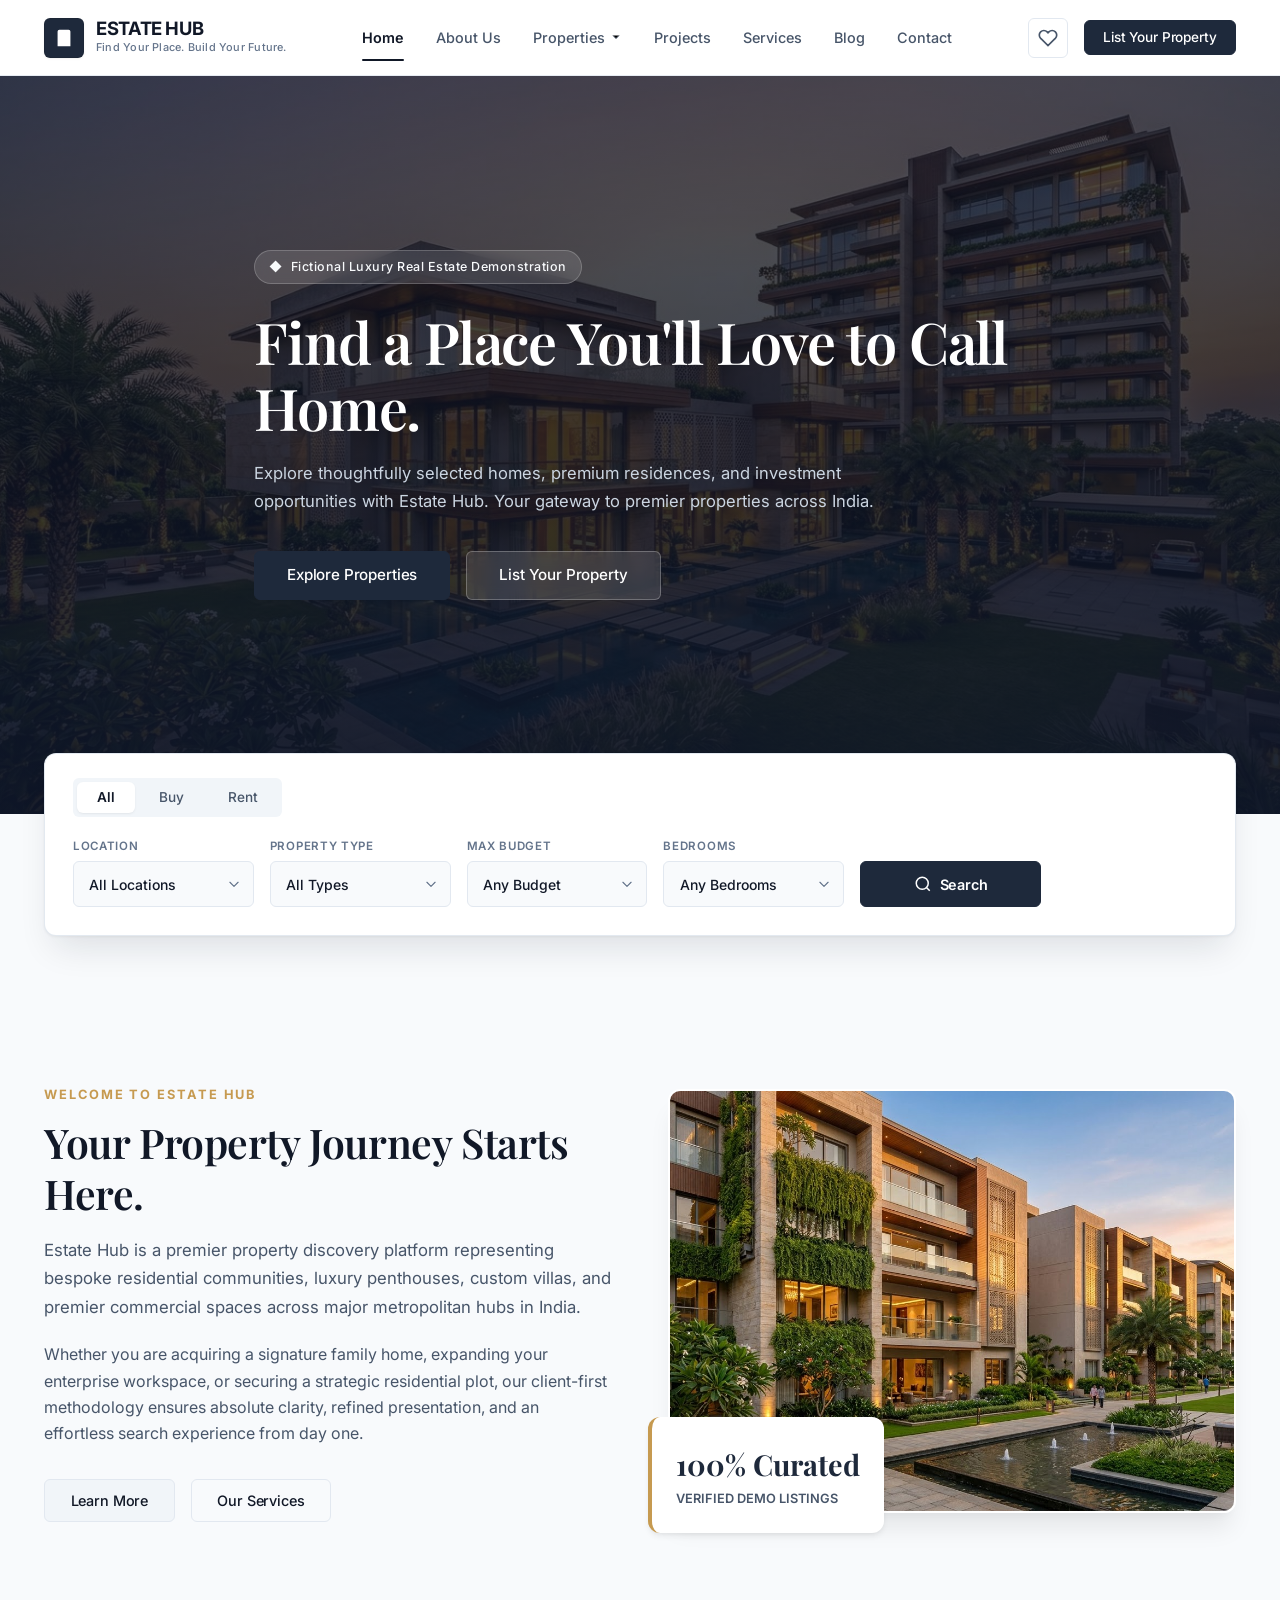
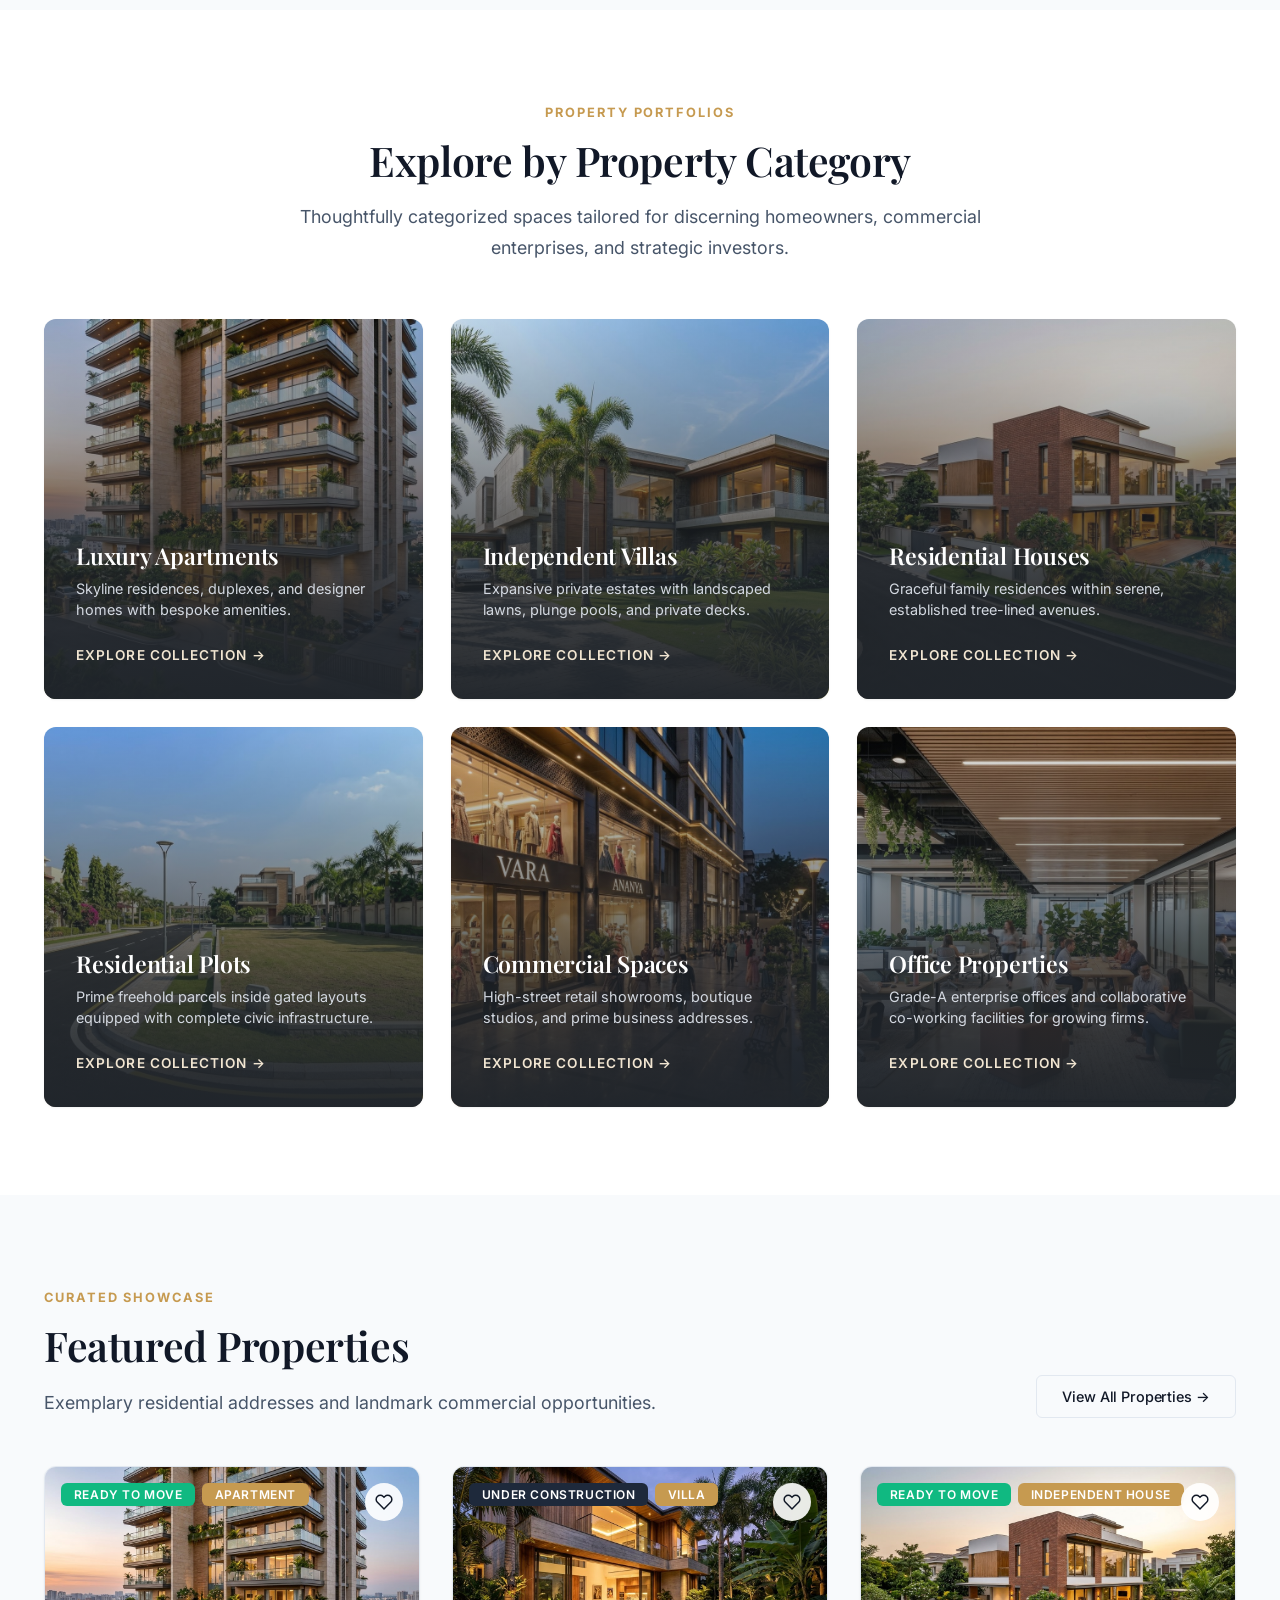
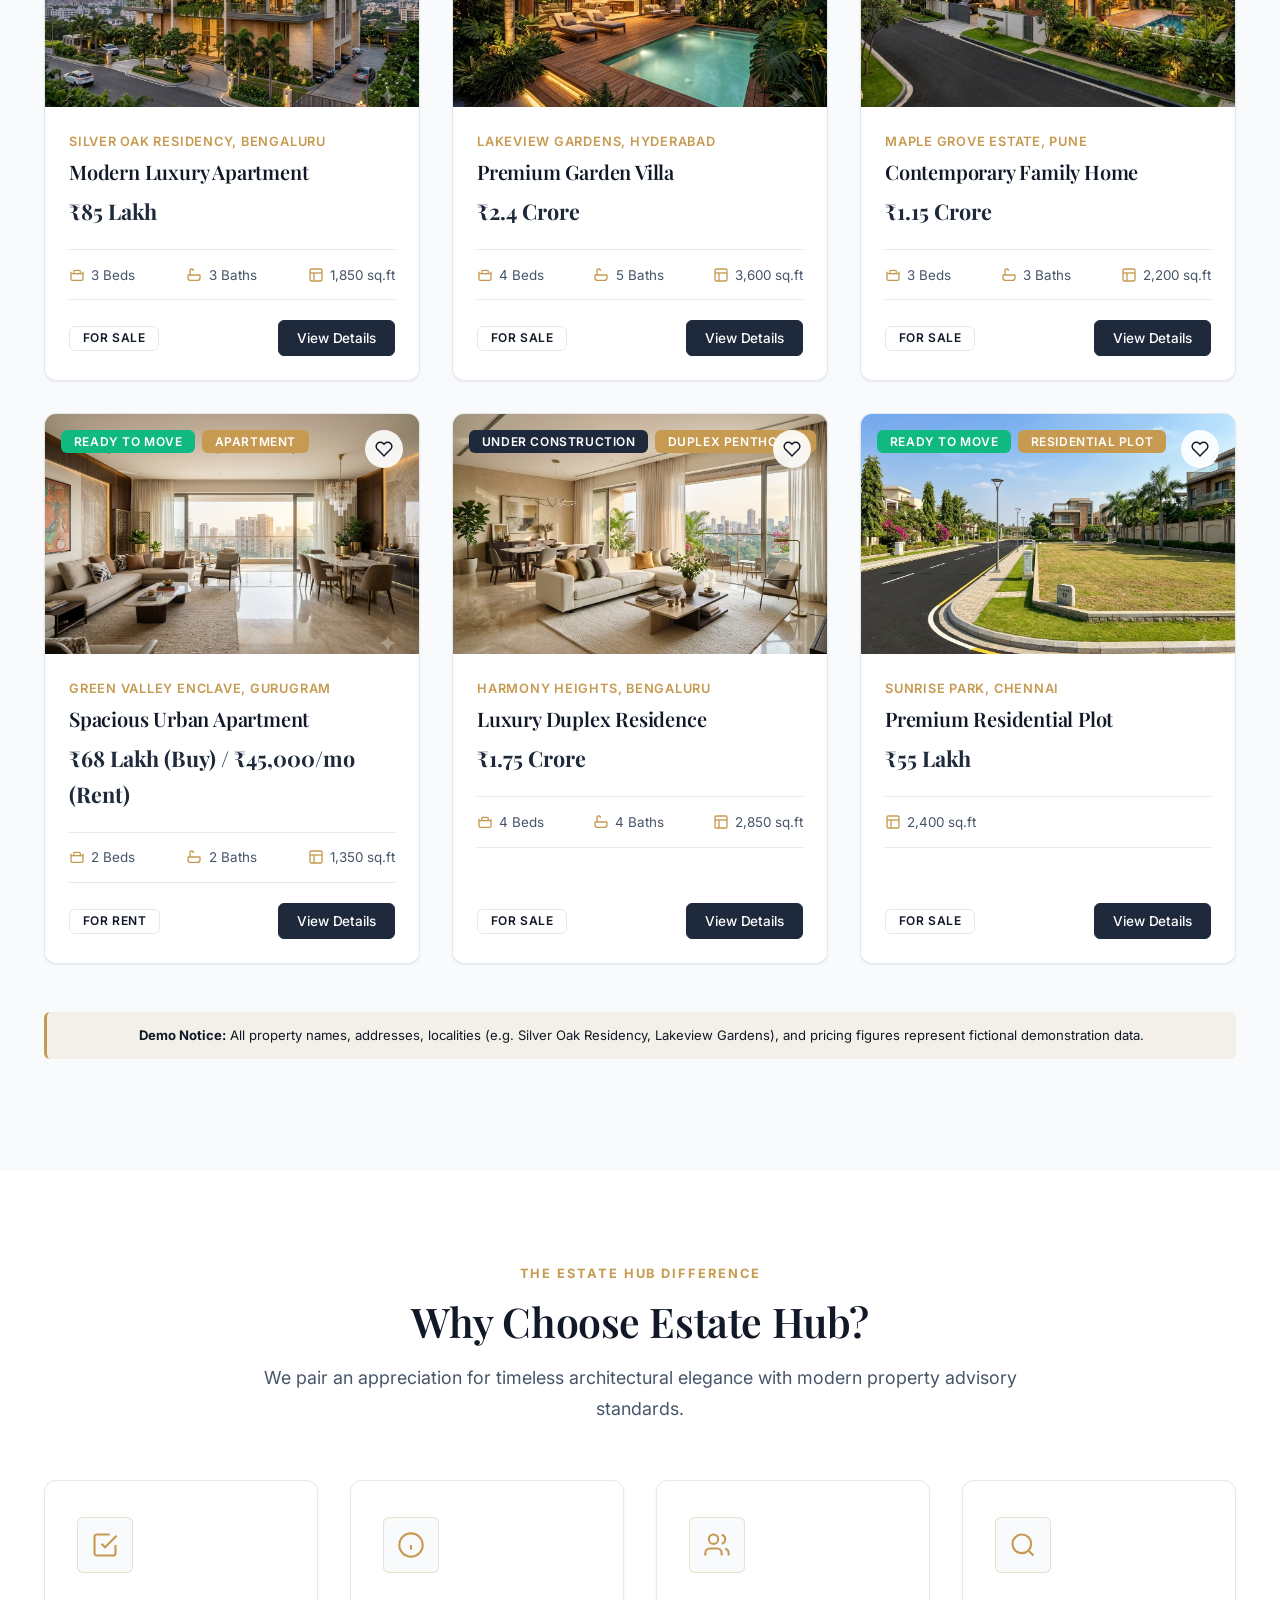
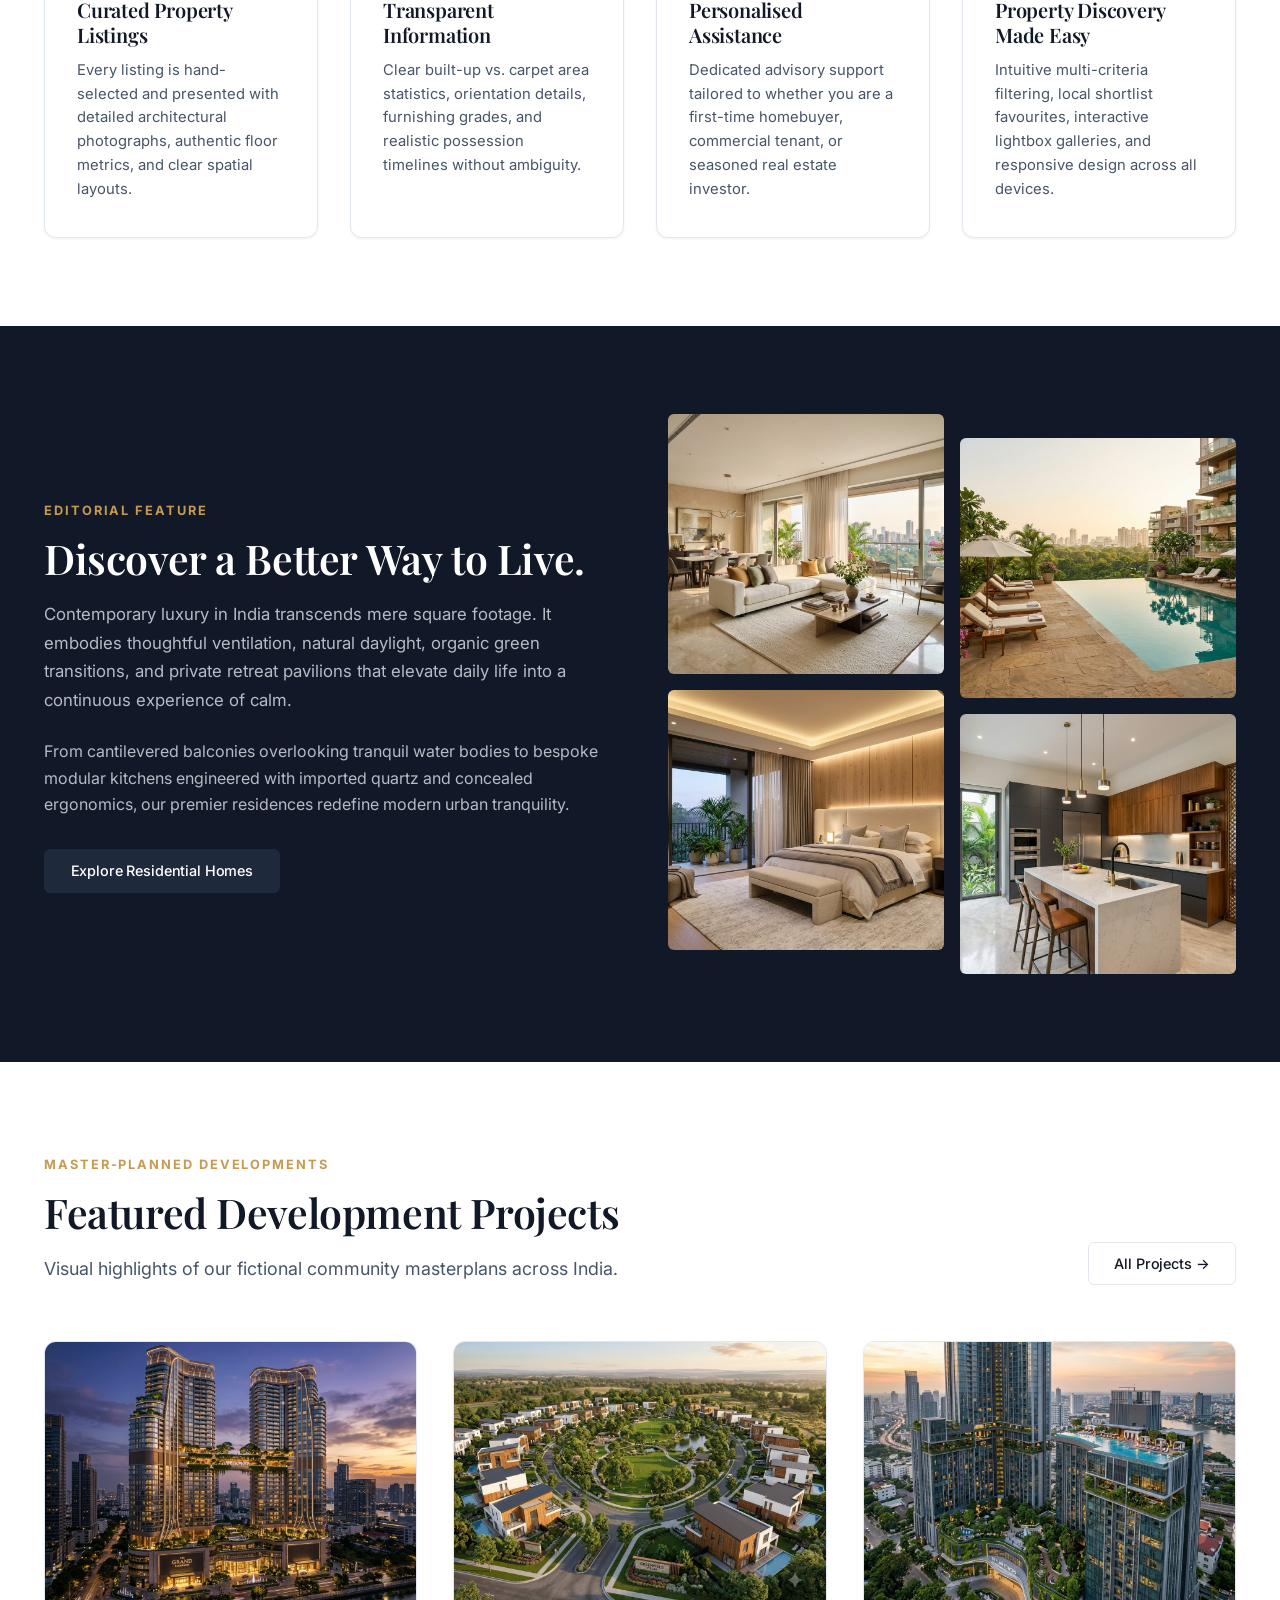
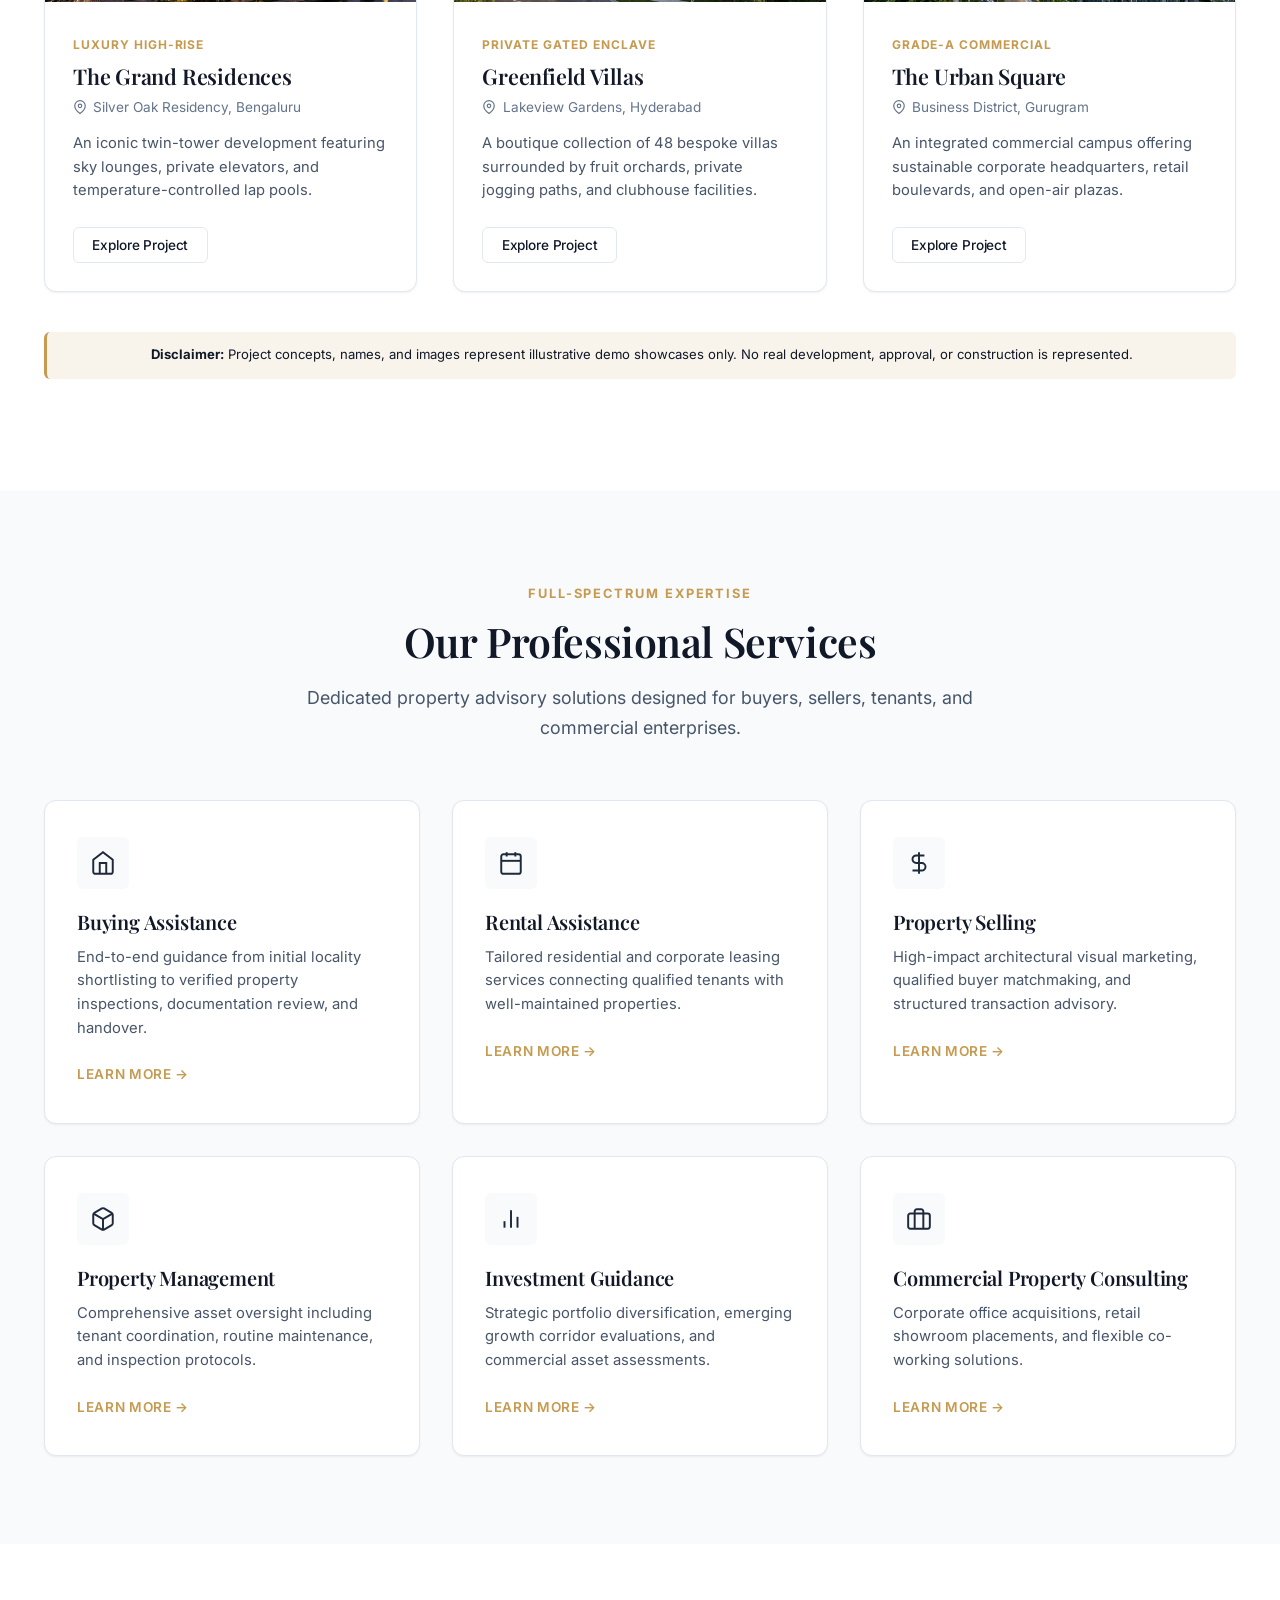
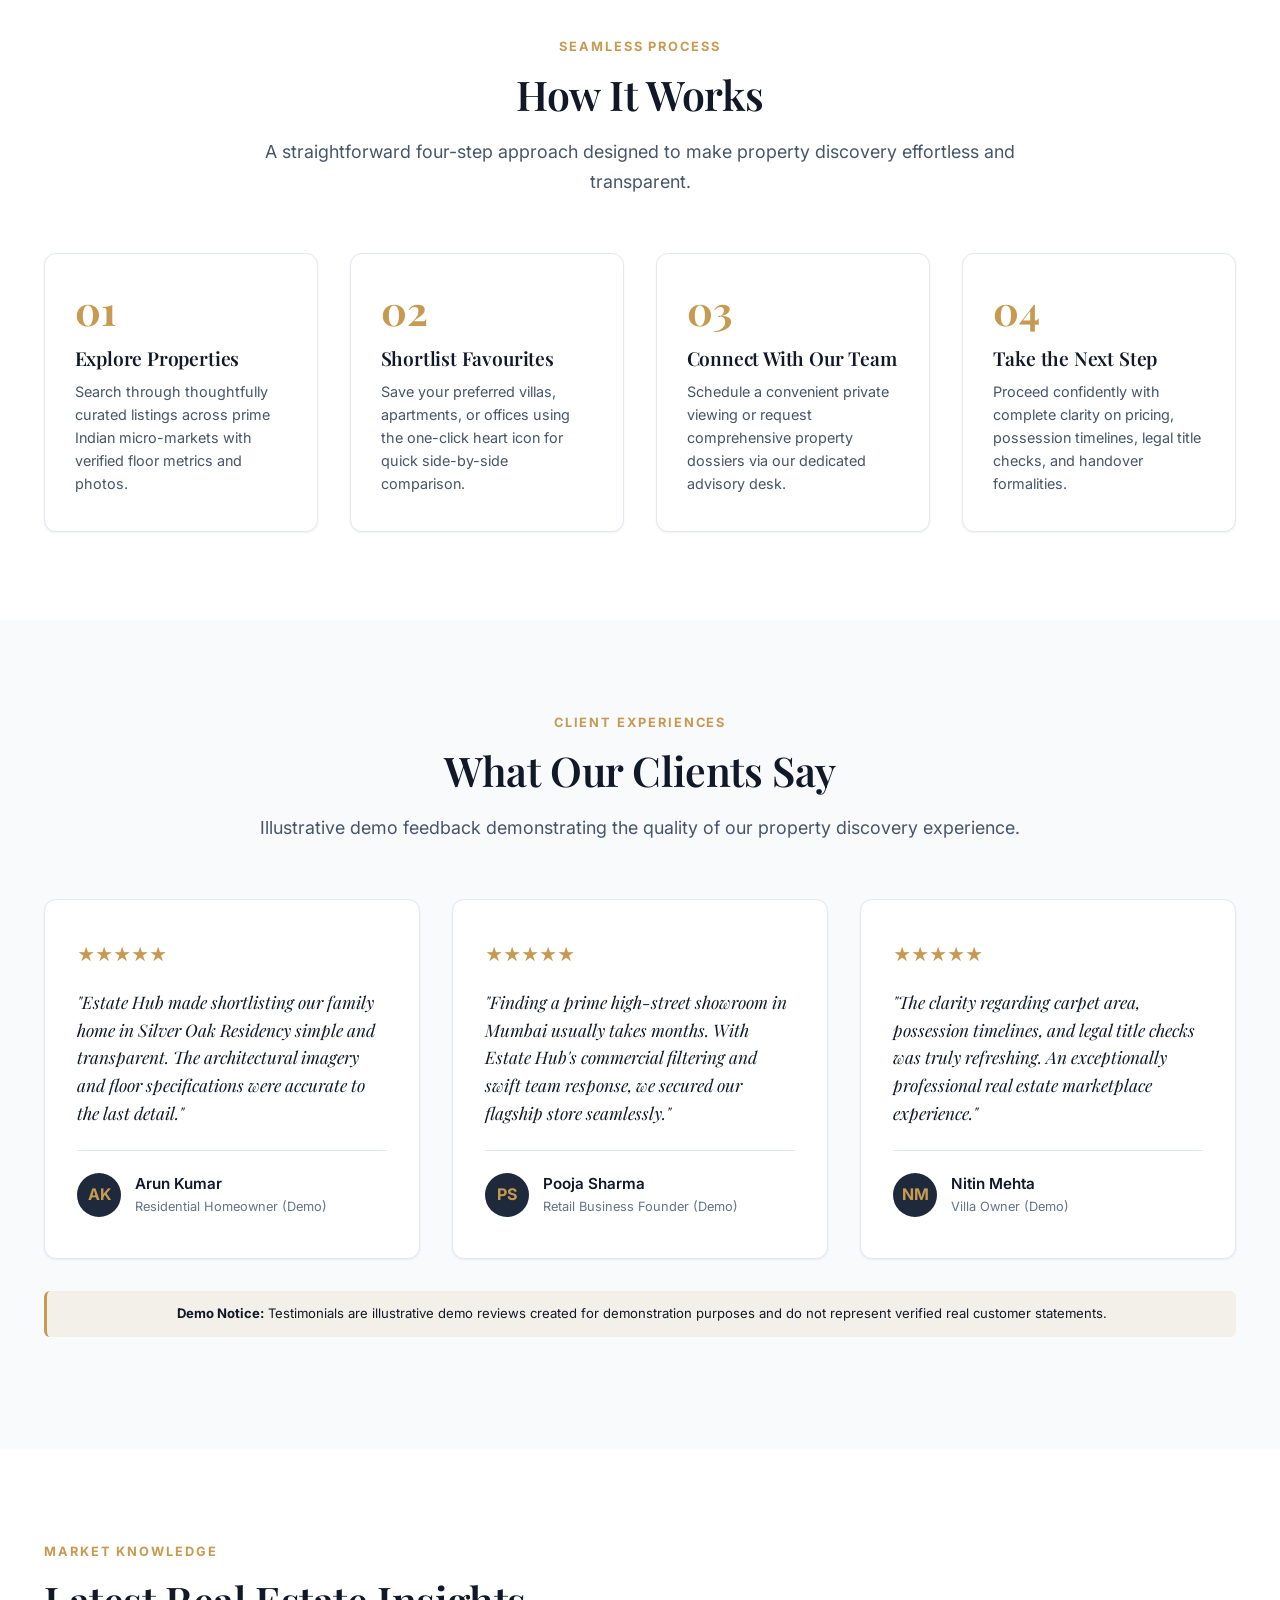
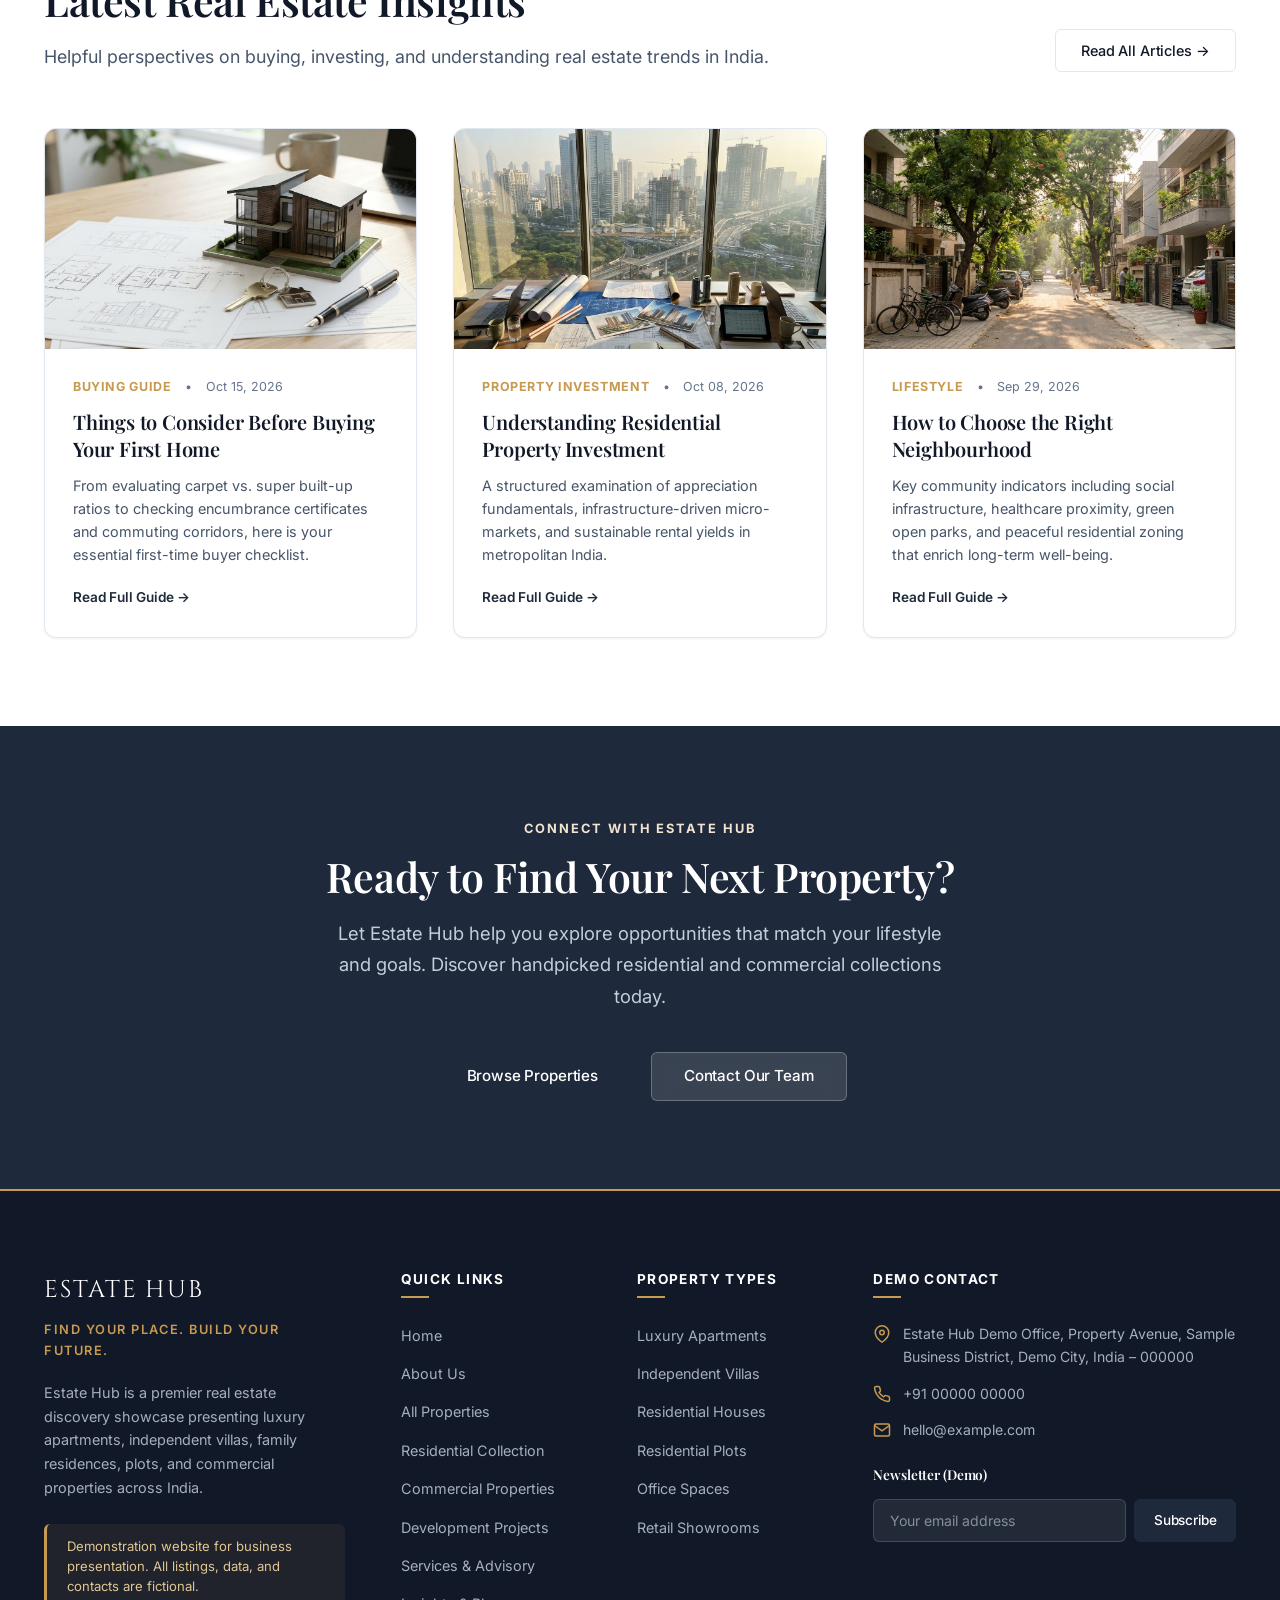
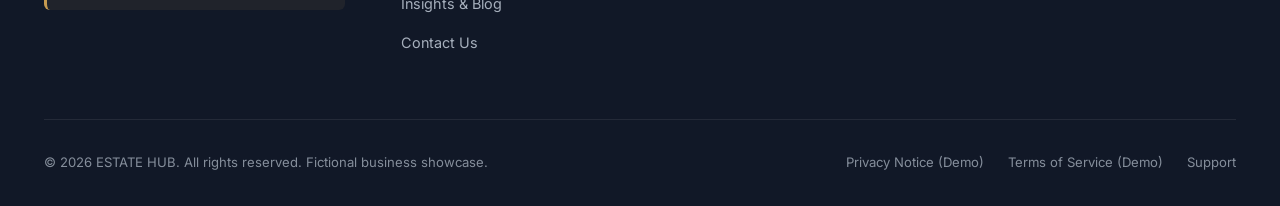
<file: index.html>
<!DOCTYPE html>
<html lang="en">
<head>
  <meta charset="UTF-8">
  <meta name="viewport" content="width=device-width, initial-scale=1.0">
  <title>ESTATE HUB | Premium Indian Real Estate & Luxury Living</title>
  <meta name="description" content="Discover premium residential villas, luxury apartments, and commercial real estate across India with Estate Hub. Find Your Place. Build Your Future.">
  <link rel="stylesheet" href="assets/css/style.css">
</head>
<body>

  <!-- ==================== HEADER ==================== -->
  <header class="site-header">
    <div class="container header-container">
      <a href="index.html" class="brand-logo" aria-label="Estate Hub Homepage">
        <div class="brand-mark">
          <svg viewBox="0 0 24 24">
            <path d="M3 21h18M9 8h1M9 12h1M9 16h1M14 8h1M14 12h1M14 16h1M5 21V5a2 2 0 0 1 2-2h10a2 2 0 0 1 2 2v16"></path>
          </svg>
        </div>
        <div class="brand-text">
          <span class="brand-name">ESTATE HUB</span>
          <span class="brand-tagline">Find Your Place. Build Your Future.</span>
        </div>
      </a>

      <nav class="main-nav" aria-label="Main Navigation">
        <ul class="nav-list">
          <li class="nav-item"><a href="index.html" class="nav-link active">Home</a></li>
          <li class="nav-item"><a href="about.html" class="nav-link">About Us</a></li>
          <li class="nav-item has-dropdown">
            <a href="properties.html" class="nav-link">
              Properties
              <svg class="nav-arrow" viewBox="0 0 24 24"><polyline points="6 9 12 15 18 9"></polyline></svg>
            </a>
            <div class="nav-dropdown">
              <a href="properties.html" class="dropdown-link">All Properties</a>
              <a href="residential.html" class="dropdown-link">Residential Properties</a>
              <a href="commercial.html" class="dropdown-link">Commercial Properties</a>
            </div>
          </li>
          <li class="nav-item"><a href="projects.html" class="nav-link">Projects</a></li>
          <li class="nav-item"><a href="services.html" class="nav-link">Services</a></li>
          <li class="nav-item"><a href="blog.html" class="nav-link">Blog</a></li>
          <li class="nav-item"><a href="contact.html" class="nav-link">Contact</a></li>
        </ul>
      </nav>

      <div class="header-actions">
        <button class="fav-header-btn" aria-label="View Favourites" title="Saved Favourites">
          <svg viewBox="0 0 24 24">
            <path d="M20.84 4.61a5.5 5.5 0 0 0-7.78 0L12 5.67l-1.06-1.06a5.5 5.5 0 0 0-7.78 7.78l1.06 1.06L12 21.23l7.78-7.78 1.06-1.06a5.5 5.5 0 0 0 0-7.78z"></path>
          </svg>
          <span class="fav-badge fav-count-badge" style="display: none;">0</span>
        </button>

        <button class="btn btn-primary btn-sm" onclick="openModal('listPropertyModal')">List Your Property</button>

        <button class="menu-toggle" aria-label="Toggle Navigation Menu">
          <span class="menu-bar"></span>
          <span class="menu-bar"></span>
          <span class="menu-bar"></span>
        </button>
      </div>
    </div>
  </header>

  <main>
    <!-- ==================== SECTION 1: HERO BANNER ==================== -->
    <section class="hero">
      <div class="hero-bg">
        <img src="assets/images/hero-real-estate.webp" alt="Luxurious Indian residential architecture with landscaped surroundings" fetchpriority="high">
      </div>
      <div class="hero-overlay"></div>
      <div class="container hero-content">
        <span class="hero-eyebrow">
          <span>◆</span> Fictional Luxury Real Estate Demonstration
        </span>
        <h1 class="hero-title">Find a Place You'll Love to Call Home.</h1>
        <p class="hero-subtitle">
          Explore thoughtfully selected homes, premium residences, and investment opportunities with Estate Hub. Your gateway to premier properties across India.
        </p>
        <div class="hero-buttons">
          <a href="properties.html" class="btn btn-primary btn-lg">Explore Properties</a>
          <button class="btn btn-outline-white btn-lg" onclick="openModal('listPropertyModal')">List Your Property</button>
        </div>
      </div>
    </section>

    <!-- ==================== SECTION 2: PROPERTY SEARCH ==================== -->
    <div class="container search-panel-container">
      <div class="search-panel">
        <div class="search-tabs">
          <button class="search-tab active" data-purpose="all" onclick="setSearchPurpose('all', this)">All</button>
          <button class="search-tab" data-purpose="buy" onclick="setSearchPurpose('buy', this)">Buy</button>
          <button class="search-tab" data-purpose="rent" onclick="setSearchPurpose('rent', this)">Rent</button>
        </div>
        <form id="heroSearchForm" class="search-grid" onsubmit="handleHeroSearch(event)">
          <div class="form-group">
            <label class="form-label" for="searchLocation">Location</label>
            <select id="searchLocation" class="form-select">
              <option value="all">All Locations</option>
              <option value="Silver Oak">Silver Oak Residency</option>
              <option value="Lakeview">Lakeview Gardens</option>
              <option value="Maple Grove">Maple Grove Estate</option>
              <option value="Green Valley">Green Valley Enclave</option>
              <option value="Harmony Heights">Harmony Heights</option>
              <option value="Sunrise Park">Sunrise Park</option>
              <option value="The Urban Square">The Urban Square</option>
            </select>
          </div>

          <div class="form-group">
            <label class="form-label" for="searchCategory">Property Type</label>
            <select id="searchCategory" class="form-select">
              <option value="all">All Types</option>
              <option value="apartments">Luxury Apartments</option>
              <option value="villas">Independent Villas</option>
              <option value="houses">Residential Houses</option>
              <option value="plots">Residential Plots</option>
              <option value="commercial">Commercial Spaces</option>
            </select>
          </div>

          <div class="form-group">
            <label class="form-label" for="searchBudget">Max Budget</label>
            <select id="searchBudget" class="form-select">
              <option value="all">Any Budget</option>
              <option value="7500000">Up to ₹75 Lakh</option>
              <option value="15000000">Up to ₹1.5 Crore</option>
              <option value="25000000">Up to ₹2.5 Crore</option>
              <option value="50000000">Up to ₹5.0 Crore</option>
            </select>
          </div>

          <div class="form-group">
            <label class="form-label" for="searchBedrooms">Bedrooms</label>
            <select id="searchBedrooms" class="form-select">
              <option value="all">Any Bedrooms</option>
              <option value="2">2 BHK</option>
              <option value="3">3 BHK</option>
              <option value="4">4+ BHK</option>
            </select>
          </div>

          <div class="form-group">
            <button type="submit" class="btn btn-primary" style="height: 48px; width: 100%;">
              <svg width="18" height="18" viewBox="0 0 24 24" fill="none" stroke="currentColor" stroke-width="2">
                <circle cx="11" cy="11" r="8"></circle>
                <line x1="21" y1="21" x2="16.65" y2="16.65"></line>
              </svg>
              Search
            </button>
          </div>
        </form>
      </div>
    </div>

    <!-- ==================== SECTION 3: WELCOME TO ESTATE HUB ==================== -->
    <section class="section section-cream">
      <div class="container">
        <div style="display: grid; grid-template-columns: repeat(auto-fit, minmax(320px, 1fr)); gap: 3.5rem; align-items: center;">
          <div>
            <span class="section-eyebrow">Welcome to Estate Hub</span>
            <h2 class="section-title">Your Property Journey Starts Here.</h2>
            <p style="font-size: 1.05rem; line-height: 1.7; margin-bottom: 1.25rem;">
              Estate Hub is a premier property discovery platform representing bespoke residential communities, luxury penthouses, custom villas, and premier commercial spaces across major metropolitan hubs in India.
            </p>
            <p style="margin-bottom: 2rem;">
              Whether you are acquiring a signature family home, expanding your enterprise workspace, or securing a strategic residential plot, our client-first methodology ensures absolute clarity, refined presentation, and an effortless search experience from day one.
            </p>
            <div style="display: flex; gap: 1rem; align-items: center; flex-wrap: wrap;">
              <a href="about.html" class="btn btn-secondary">Learn More</a>
              <a href="services.html" class="btn btn-outline">Our Services</a>
            </div>
          </div>
          <div style="position: relative;">
            <div style="border-radius: var(--radius-md); overflow: hidden; box-shadow: var(--shadow-lg); border: 2px solid var(--color-white);">
              <img src="assets/images/about-estate.webp" alt="Estate Hub luxury architectural residential project" style="width: 100%; height: 420px; object-fit: cover;">
            </div>
            <div style="position: absolute; bottom: -20px; left: -20px; background: var(--color-white); padding: 1.5rem; border-radius: var(--radius-md); box-shadow: var(--shadow-md); border-left: 4px solid var(--color-gold); max-width: 240px;" class="desktop-only">
              <div style="font-family: var(--font-heading); font-size: 1.8rem; font-weight: 700; color: var(--color-navy);">100% Curated</div>
              <div style="font-size: 0.8rem; color: var(--color-body); text-transform: uppercase; font-weight: 600;">Verified Demo Listings</div>
            </div>
          </div>
        </div>
      </div>
    </section>

    <!-- ==================== SECTION 4: PROPERTY CATEGORIES ==================== -->
    <section class="section section-white">
      <div class="container">
        <div class="section-header text-center">
          <span class="section-eyebrow">Property Portfolios</span>
          <h2 class="section-title">Explore by Property Category</h2>
          <p class="section-subtitle">Thoughtfully categorized spaces tailored for discerning homeowners, commercial enterprises, and strategic investors.</p>
        </div>

        <div class="category-grid">
          <!-- 1. Luxury Apartments -->
          <div class="category-card">
            <img class="category-card-img" src="assets/images/luxury-apartment.webp" alt="Luxury Apartments" loading="lazy">
            <div class="category-card-overlay"></div>
            <div class="category-card-content">
              <h3 class="category-card-title">Luxury Apartments</h3>
              <p class="category-card-desc">Skyline residences, duplexes, and designer homes with bespoke amenities.</p>
              <a href="residential.html" class="category-card-link">Explore Collection &rarr;</a>
            </div>
          </div>

          <!-- 2. Independent Villas -->
          <div class="category-card">
            <img class="category-card-img" src="assets/images/modern-villa.webp" alt="Independent Villas" loading="lazy">
            <div class="category-card-overlay"></div>
            <div class="category-card-content">
              <h3 class="category-card-title">Independent Villas</h3>
              <p class="category-card-desc">Expansive private estates with landscaped lawns, plunge pools, and private decks.</p>
              <a href="residential.html" class="category-card-link">Explore Collection &rarr;</a>
            </div>
          </div>

          <!-- 3. Residential Houses -->
          <div class="category-card">
            <img class="category-card-img" src="assets/images/family-house.webp" alt="Residential Houses" loading="lazy">
            <div class="category-card-overlay"></div>
            <div class="category-card-content">
              <h3 class="category-card-title">Residential Houses</h3>
              <p class="category-card-desc">Graceful family residences within serene, established tree-lined avenues.</p>
              <a href="residential.html" class="category-card-link">Explore Collection &rarr;</a>
            </div>
          </div>

          <!-- 4. Residential Plots -->
          <div class="category-card">
            <img class="category-card-img" src="assets/images/residential-plot.webp" alt="Residential Plots" loading="lazy">
            <div class="category-card-overlay"></div>
            <div class="category-card-content">
              <h3 class="category-card-title">Residential Plots</h3>
              <p class="category-card-desc">Prime freehold parcels inside gated layouts equipped with complete civic infrastructure.</p>
              <a href="properties.html?category=plots" class="category-card-link">Explore Collection &rarr;</a>
            </div>
          </div>

          <!-- 5. Commercial Spaces -->
          <div class="category-card">
            <img class="category-card-img" src="assets/images/retail-space.webp" alt="Commercial Spaces" loading="lazy">
            <div class="category-card-overlay"></div>
            <div class="category-card-content">
              <h3 class="category-card-title">Commercial Spaces</h3>
              <p class="category-card-desc">High-street retail showrooms, boutique studios, and prime business addresses.</p>
              <a href="commercial.html" class="category-card-link">Explore Collection &rarr;</a>
            </div>
          </div>

          <!-- 6. Office Properties -->
          <div class="category-card">
            <img class="category-card-img" src="assets/images/office-space.webp" alt="Office Properties" loading="lazy">
            <div class="category-card-overlay"></div>
            <div class="category-card-content">
              <h3 class="category-card-title">Office Properties</h3>
              <p class="category-card-desc">Grade-A enterprise offices and collaborative co-working facilities for growing firms.</p>
              <a href="commercial.html" class="category-card-link">Explore Collection &rarr;</a>
            </div>
          </div>
        </div>
      </div>
    </section>

    <!-- ==================== SECTION 5: FEATURED PROPERTIES ==================== -->
    <section class="section section-cream">
      <div class="container">
        <div style="display: flex; justify-content: space-between; align-items: flex-end; margin-bottom: 3rem; flex-wrap: wrap; gap: 1rem;">
          <div>
            <span class="section-eyebrow">Curated Showcase</span>
            <h2 class="section-title">Featured Properties</h2>
            <p class="section-subtitle">Exemplary residential addresses and landmark commercial opportunities.</p>
          </div>
          <a href="properties.html" class="btn btn-outline">View All Properties &rarr;</a>
        </div>

        <div id="homeFeaturedGrid" class="property-grid">
          <!-- Populated dynamically via script or default fallback -->
        </div>

        <div class="demo-disclaimer text-center" style="margin-top: 3rem;">
          <strong>Demo Notice:</strong> All property names, addresses, localities (e.g. Silver Oak Residency, Lakeview Gardens), and pricing figures represent fictional demonstration data.
        </div>
      </div>
    </section>

    <!-- ==================== SECTION 6: WHY CHOOSE ESTATE HUB ==================== -->
    <section class="section section-white">
      <div class="container">
        <div class="section-header text-center">
          <span class="section-eyebrow">The Estate Hub Difference</span>
          <h2 class="section-title">Why Choose Estate Hub?</h2>
          <p class="section-subtitle">We pair an appreciation for timeless architectural elegance with modern property advisory standards.</p>
        </div>

        <div class="features-grid">
          <div class="feature-card">
            <div class="feature-icon">
              <svg viewBox="0 0 24 24"><path d="m9 11 3 3L22 4"></path><path d="M21 12v7a2 2 0 0 1-2 2H5a2 2 0 0 1-2-2V5a2 2 0 0 1 2-2h11"></path></svg>
            </div>
            <h3 class="feature-title">Curated Property Listings</h3>
            <p class="feature-desc">Every listing is hand-selected and presented with detailed architectural photographs, authentic floor metrics, and clear spatial layouts.</p>
          </div>

          <div class="feature-card">
            <div class="feature-icon">
              <svg viewBox="0 0 24 24"><circle cx="12" cy="12" r="10"></circle><path d="M12 16v-4"></path><path d="M12 8h.01"></path></svg>
            </div>
            <h3 class="feature-title">Transparent Information</h3>
            <p class="feature-desc">Clear built-up vs. carpet area statistics, orientation details, furnishing grades, and realistic possession timelines without ambiguity.</p>
          </div>

          <div class="feature-card">
            <div class="feature-icon">
              <svg viewBox="0 0 24 24"><path d="M16 21v-2a4 4 0 0 0-4-4H6a4 4 0 0 0-4 4v2"></path><circle cx="9" cy="7" r="4"></circle><path d="M22 21v-2a4 4 0 0 0-3-3.87"></path><path d="M16 3.13a4 4 0 0 1 0 7.75"></path></svg>
            </div>
            <h3 class="feature-title">Personalised Assistance</h3>
            <p class="feature-desc">Dedicated advisory support tailored to whether you are a first-time homebuyer, commercial tenant, or seasoned real estate investor.</p>
          </div>

          <div class="feature-card">
            <div class="feature-icon">
              <svg viewBox="0 0 24 24"><circle cx="11" cy="11" r="8"></circle><line x1="21" y1="21" x2="16.65" y2="16.65"></line></svg>
            </div>
            <h3 class="feature-title">Property Discovery Made Easy</h3>
            <p class="feature-desc">Intuitive multi-criteria filtering, local shortlist favourites, interactive lightbox galleries, and responsive design across all devices.</p>
          </div>
        </div>
      </div>
    </section>

    <!-- ==================== SECTION 7: LUXURY LIVING EDITORIAL ==================== -->
    <section class="section section-dark">
      <div class="container">
        <div style="display: grid; grid-template-columns: repeat(auto-fit, minmax(320px, 1fr)); gap: 3.5rem; align-items: center;">
          <div>
            <span class="section-eyebrow">Editorial Feature</span>
            <h2 class="section-title" style="color: var(--color-white);">Discover a Better Way to Live.</h2>
            <p style="font-size: 1.05rem; line-height: 1.7; margin-bottom: 1.5rem;">
              Contemporary luxury in India transcends mere square footage. It embodies thoughtful ventilation, natural daylight, organic green transitions, and private retreat pavilions that elevate daily life into a continuous experience of calm.
            </p>
            <p style="margin-bottom: 2rem;">
              From cantilevered balconies overlooking tranquil water bodies to bespoke modular kitchens engineered with imported quartz and concealed ergonomics, our premier residences redefine modern urban tranquility.
            </p>
            <div style="display: flex; gap: 1.25rem;">
              <a href="residential.html" class="btn btn-primary">Explore Residential Homes</a>
            </div>
          </div>
          <div style="display: grid; grid-template-columns: 1fr 1fr; gap: 1rem;">
            <img src="assets/images/living-room.webp" alt="Luxury contemporary living room interior" style="border-radius: var(--radius-sm); height: 260px; width: 100%; object-fit: cover;">
            <img src="assets/images/swimming-pool.webp" alt="Private luxury pool and architectural deck" style="border-radius: var(--radius-sm); height: 260px; width: 100%; object-fit: cover; margin-top: 1.5rem;">
            <img src="assets/images/bedroom-interior.webp" alt="Elegant master bedroom suite" style="border-radius: var(--radius-sm); height: 260px; width: 100%; object-fit: cover; margin-top: -1.5rem;">
            <img src="assets/images/kitchen-interior.webp" alt="High-end modular kitchen" style="border-radius: var(--radius-sm); height: 260px; width: 100%; object-fit: cover;">
          </div>
        </div>
      </div>
    </section>

    <!-- ==================== SECTION 8: OUR PROJECTS ==================== -->
    <section class="section section-white">
      <div class="container">
        <div style="display: flex; justify-content: space-between; align-items: flex-end; margin-bottom: 3.5rem; flex-wrap: wrap; gap: 1rem;">
          <div>
            <span class="section-eyebrow">Master-Planned Developments</span>
            <h2 class="section-title">Featured Development Projects</h2>
            <p class="section-subtitle">Visual highlights of our fictional community masterplans across India.</p>
          </div>
          <a href="projects.html" class="btn btn-outline">All Projects &rarr;</a>
        </div>

        <div class="projects-grid">
          <!-- Project 1 -->
          <div class="project-card">
            <div class="project-card-media">
              <img class="project-card-img" src="assets/images/project-01.webp" alt="The Grand Residences" loading="lazy">
            </div>
            <div class="project-card-body">
              <span class="project-badge">Luxury High-Rise</span>
              <h3 class="project-card-title">The Grand Residences</h3>
              <div class="project-location">
                <svg width="14" height="14" viewBox="0 0 24 24" fill="none" stroke="currentColor" stroke-width="2"><path d="M21 10c0 7-9 13-9 13s-9-6-9-13a9 9 0 0 1 18 0z"></path><circle cx="12" cy="10" r="3"></circle></svg>
                Silver Oak Residency, Bengaluru
              </div>
              <p class="project-desc">An iconic twin-tower development featuring sky lounges, private elevators, and temperature-controlled lap pools.</p>
              <a href="projects.html" class="btn btn-outline btn-sm">Explore Project</a>
            </div>
          </div>

          <!-- Project 2 -->
          <div class="project-card">
            <div class="project-card-media">
              <img class="project-card-img" src="assets/images/project-02.webp" alt="Greenfield Villas" loading="lazy">
            </div>
            <div class="project-card-body">
              <span class="project-badge">Private Gated Enclave</span>
              <h3 class="project-card-title">Greenfield Villas</h3>
              <div class="project-location">
                <svg width="14" height="14" viewBox="0 0 24 24" fill="none" stroke="currentColor" stroke-width="2"><path d="M21 10c0 7-9 13-9 13s-9-6-9-13a9 9 0 0 1 18 0z"></path><circle cx="12" cy="10" r="3"></circle></svg>
                Lakeview Gardens, Hyderabad
              </div>
              <p class="project-desc">A boutique collection of 48 bespoke villas surrounded by fruit orchards, private jogging paths, and clubhouse facilities.</p>
              <a href="projects.html" class="btn btn-outline btn-sm">Explore Project</a>
            </div>
          </div>

          <!-- Project 3 -->
          <div class="project-card">
            <div class="project-card-media">
              <img class="project-card-img" src="assets/images/project-03.webp" alt="The Urban Square" loading="lazy">
            </div>
            <div class="project-card-body">
              <span class="project-badge">Grade-A Commercial</span>
              <h3 class="project-card-title">The Urban Square</h3>
              <div class="project-location">
                <svg width="14" height="14" viewBox="0 0 24 24" fill="none" stroke="currentColor" stroke-width="2"><path d="M21 10c0 7-9 13-9 13s-9-6-9-13a9 9 0 0 1 18 0z"></path><circle cx="12" cy="10" r="3"></circle></svg>
                Business District, Gurugram
              </div>
              <p class="project-desc">An integrated commercial campus offering sustainable corporate headquarters, retail boulevards, and open-air plazas.</p>
              <a href="projects.html" class="btn btn-outline btn-sm">Explore Project</a>
            </div>
          </div>
        </div>

        <div class="demo-disclaimer text-center" style="margin-top: 2.5rem;">
          <strong>Disclaimer:</strong> Project concepts, names, and images represent illustrative demo showcases only. No real development, approval, or construction is represented.
        </div>
      </div>
    </section>

    <!-- ==================== SECTION 9: OUR SERVICES ==================== -->
    <section class="section section-cream">
      <div class="container">
        <div class="section-header text-center">
          <span class="section-eyebrow">Full-Spectrum Expertise</span>
          <h2 class="section-title">Our Professional Services</h2>
          <p class="section-subtitle">Dedicated property advisory solutions designed for buyers, sellers, tenants, and commercial enterprises.</p>
        </div>

        <div class="services-grid">
          <div class="service-card">
            <div class="service-icon">
              <svg viewBox="0 0 24 24"><path d="m3 9 9-7 9 7v11a2 2 0 0 1-2 2H5a2 2 0 0 1-2-2z"></path><polyline points="9 22 9 12 15 12 15 22"></polyline></svg>
            </div>
            <h3 class="service-title">Buying Assistance</h3>
            <p class="service-desc">End-to-end guidance from initial locality shortlisting to verified property inspections, documentation review, and handover.</p>
            <a href="services.html" class="service-link">Learn More &rarr;</a>
          </div>

          <div class="service-card">
            <div class="service-icon">
              <svg viewBox="0 0 24 24"><rect width="18" height="18" x="3" y="4" rx="2" ry="2"></rect><line x1="16" y1="2" x2="16" y2="6"></line><line x1="8" y1="2" x2="8" y2="6"></line><line x1="3" y1="10" x2="21" y2="10"></line></svg>
            </div>
            <h3 class="service-title">Rental Assistance</h3>
            <p class="service-desc">Tailored residential and corporate leasing services connecting qualified tenants with well-maintained properties.</p>
            <a href="services.html" class="service-link">Learn More &rarr;</a>
          </div>

          <div class="service-card">
            <div class="service-icon">
              <svg viewBox="0 0 24 24"><path d="M12 2v20M17 5H9.5a3.5 3.5 0 0 0 0 7h5a3.5 3.5 0 0 1 0 7H6"></path></svg>
            </div>
            <h3 class="service-title">Property Selling</h3>
            <p class="service-desc">High-impact architectural visual marketing, qualified buyer matchmaking, and structured transaction advisory.</p>
            <a href="services.html" class="service-link">Learn More &rarr;</a>
          </div>

          <div class="service-card">
            <div class="service-icon">
              <svg viewBox="0 0 24 24"><path d="M21 16V8a2 2 0 0 0-1-1.73l-7-4a2 2 0 0 0-2 0l-7 4A2 2 0 0 0 3 8v8a2 2 0 0 0 1 1.73l7 4a2 2 0 0 0 2 0l7-4A2 2 0 0 0 21 16z"></path><polyline points="3.27 6.96 12 12.01 20.73 6.96"></polyline><line x1="12" y1="22.08" x2="12" y2="12"></line></svg>
            </div>
            <h3 class="service-title">Property Management</h3>
            <p class="service-desc">Comprehensive asset oversight including tenant coordination, routine maintenance, and inspection protocols.</p>
            <a href="services.html" class="service-link">Learn More &rarr;</a>
          </div>

          <div class="service-card">
            <div class="service-icon">
              <svg viewBox="0 0 24 24"><line x1="18" y1="20" x2="18" y2="10"></line><line x1="12" y1="20" x2="12" y2="4"></line><line x1="6" y1="20" x2="6" y2="14"></line></svg>
            </div>
            <h3 class="service-title">Investment Guidance</h3>
            <p class="service-desc">Strategic portfolio diversification, emerging growth corridor evaluations, and commercial asset assessments.</p>
            <a href="services.html" class="service-link">Learn More &rarr;</a>
          </div>

          <div class="service-card">
            <div class="service-icon">
              <svg viewBox="0 0 24 24"><rect x="2" y="7" width="20" height="14" rx="2" ry="2"></rect><path d="M16 21V5a2 2 0 0 0-2-2h-4a2 2 0 0 0-2 2v16"></path></svg>
            </div>
            <h3 class="service-title">Commercial Property Consulting</h3>
            <p class="service-desc">Corporate office acquisitions, retail showroom placements, and flexible co-working solutions.</p>
            <a href="services.html" class="service-link">Learn More &rarr;</a>
          </div>
        </div>
      </div>
    </section>

    <!-- ==================== SECTION 10: HOW IT WORKS ==================== -->
    <section class="section section-white">
      <div class="container">
        <div class="section-header text-center">
          <span class="section-eyebrow">Seamless Process</span>
          <h2 class="section-title">How It Works</h2>
          <p class="section-subtitle">A straightforward four-step approach designed to make property discovery effortless and transparent.</p>
        </div>

        <div class="steps-grid">
          <div class="step-card">
            <div class="step-number">01</div>
            <h3 class="step-title">Explore Properties</h3>
            <p class="step-desc">Search through thoughtfully curated listings across prime Indian micro-markets with verified floor metrics and photos.</p>
          </div>

          <div class="step-card">
            <div class="step-number">02</div>
            <h3 class="step-title">Shortlist Favourites</h3>
            <p class="step-desc">Save your preferred villas, apartments, or offices using the one-click heart icon for quick side-by-side comparison.</p>
          </div>

          <div class="step-card">
            <div class="step-number">03</div>
            <h3 class="step-title">Connect With Our Team</h3>
            <p class="step-desc">Schedule a convenient private viewing or request comprehensive property dossiers via our dedicated advisory desk.</p>
          </div>

          <div class="step-card">
            <div class="step-number">04</div>
            <h3 class="step-title">Take the Next Step</h3>
            <p class="step-desc">Proceed confidently with complete clarity on pricing, possession timelines, legal title checks, and handover formalities.</p>
          </div>
        </div>
      </div>
    </section>

    <!-- ==================== SECTION 11: TESTIMONIALS ==================== -->
    <section class="section section-cream">
      <div class="container">
        <div class="section-header text-center">
          <span class="section-eyebrow">Client Experiences</span>
          <h2 class="section-title">What Our Clients Say</h2>
          <p class="section-subtitle">Illustrative demo feedback demonstrating the quality of our property discovery experience.</p>
        </div>

        <div class="testimonials-grid">
          <div class="testimonial-card">
            <div class="testimonial-stars">★★★★★</div>
            <blockquote class="testimonial-quote">
              "Estate Hub made shortlisting our family home in Silver Oak Residency simple and transparent. The architectural imagery and floor specifications were accurate to the last detail."
            </blockquote>
            <div class="testimonial-author">
              <div class="author-avatar">AK</div>
              <div>
                <div class="author-name">Arun Kumar</div>
                <div class="author-role">Residential Homeowner (Demo)</div>
              </div>
            </div>
          </div>

          <div class="testimonial-card">
            <div class="testimonial-stars">★★★★★</div>
            <blockquote class="testimonial-quote">
              "Finding a prime high-street showroom in Mumbai usually takes months. With Estate Hub's commercial filtering and swift team response, we secured our flagship store seamlessly."
            </blockquote>
            <div class="testimonial-author">
              <div class="author-avatar">PS</div>
              <div>
                <div class="author-name">Pooja Sharma</div>
                <div class="author-role">Retail Business Founder (Demo)</div>
              </div>
            </div>
          </div>

          <div class="testimonial-card">
            <div class="testimonial-stars">★★★★★</div>
            <blockquote class="testimonial-quote">
              "The clarity regarding carpet area, possession timelines, and legal title checks was truly refreshing. An exceptionally professional real estate marketplace experience."
            </blockquote>
            <div class="testimonial-author">
              <div class="author-avatar">NM</div>
              <div>
                <div class="author-name">Nitin Mehta</div>
                <div class="author-role">Villa Owner (Demo)</div>
              </div>
            </div>
          </div>
        </div>

        <div class="demo-disclaimer text-center" style="margin-top: 2rem;">
          <strong>Demo Notice:</strong> Testimonials are illustrative demo reviews created for demonstration purposes and do not represent verified real customer statements.
        </div>
      </div>
    </section>

    <!-- ==================== SECTION 12: LATEST INSIGHTS ==================== -->
    <section class="section section-white">
      <div class="container">
        <div style="display: flex; justify-content: space-between; align-items: flex-end; margin-bottom: 3.5rem; flex-wrap: wrap; gap: 1rem;">
          <div>
            <span class="section-eyebrow">Market Knowledge</span>
            <h2 class="section-title">Latest Real Estate Insights</h2>
            <p class="section-subtitle">Helpful perspectives on buying, investing, and understanding real estate trends in India.</p>
          </div>
          <a href="blog.html" class="btn btn-outline">Read All Articles &rarr;</a>
        </div>

        <div class="blog-grid">
          <article class="blog-card">
            <div class="blog-card-media">
              <img class="blog-card-img" src="assets/images/blog-01.webp" alt="Things to Consider Before Buying Your First Home" loading="lazy">
            </div>
            <div class="blog-card-body">
              <div class="blog-card-meta">
                <span class="blog-category">Buying Guide</span>
                <span>•</span>
                <time datetime="2026-10-15">Oct 15, 2026</time>
              </div>
              <h3 class="blog-card-title">
                <a href="blog.html">Things to Consider Before Buying Your First Home</a>
              </h3>
              <p class="blog-card-excerpt">
                From evaluating carpet vs. super built-up ratios to checking encumbrance certificates and commuting corridors, here is your essential first-time buyer checklist.
              </p>
              <a href="blog.html" class="blog-card-link">Read Full Guide &rarr;</a>
            </div>
          </article>

          <article class="blog-card">
            <div class="blog-card-media">
              <img class="blog-card-img" src="assets/images/blog-02.webp" alt="Understanding Residential Property Investment" loading="lazy">
            </div>
            <div class="blog-card-body">
              <div class="blog-card-meta">
                <span class="blog-category">Property Investment</span>
                <span>•</span>
                <time datetime="2026-10-08">Oct 08, 2026</time>
              </div>
              <h3 class="blog-card-title">
                <a href="blog.html">Understanding Residential Property Investment</a>
              </h3>
              <p class="blog-card-excerpt">
                A structured examination of appreciation fundamentals, infrastructure-driven micro-markets, and sustainable rental yields in metropolitan India.
              </p>
              <a href="blog.html" class="blog-card-link">Read Full Guide &rarr;</a>
            </div>
          </article>

          <article class="blog-card">
            <div class="blog-card-media">
              <img class="blog-card-img" src="assets/images/blog-03.webp" alt="How to Choose the Right Neighbourhood" loading="lazy">
            </div>
            <div class="blog-card-body">
              <div class="blog-card-meta">
                <span class="blog-category">Lifestyle</span>
                <span>•</span>
                <time datetime="2026-09-29">Sep 29, 2026</time>
              </div>
              <h3 class="blog-card-title">
                <a href="blog.html">How to Choose the Right Neighbourhood</a>
              </h3>
              <p class="blog-card-excerpt">
                Key community indicators including social infrastructure, healthcare proximity, green open parks, and peaceful residential zoning that enrich long-term well-being.
              </p>
              <a href="blog.html" class="blog-card-link">Read Full Guide &rarr;</a>
            </div>
          </article>
        </div>
      </div>
    </section>

    <!-- ==================== SECTION 13: FINAL CTA ==================== -->
    <section class="section section-navy">
      <div class="container text-center">
        <span class="section-eyebrow" style="color: var(--color-gold-light);">Connect With Estate Hub</span>
        <h2 class="section-title" style="color: var(--color-white); max-width: 780px; margin-left: auto; margin-right: auto;">
          Ready to Find Your Next Property?
        </h2>
        <p style="font-size: 1.15rem; color: #C3CEDA; max-width: 640px; margin: 0 auto 2.5rem; line-height: 1.7;">
          Let Estate Hub help you explore opportunities that match your lifestyle and goals. Discover handpicked residential and commercial collections today.
        </p>
        <div style="display: flex; gap: 1.25rem; justify-content: center; flex-wrap: wrap;">
          <a href="properties.html" class="btn btn-primary btn-lg">Browse Properties</a>
          <a href="contact.html" class="btn btn-outline-white btn-lg">Contact Our Team</a>
        </div>
      </div>
    </section>
  </main>

  <!-- ==================== SECTION 14: FOOTER ==================== -->
  <footer class="site-footer">
    <div class="container">
      <div class="footer-top">
        <div>
          <div class="footer-brand-title">ESTATE HUB</div>
          <div class="footer-tagline">Find Your Place. Build Your Future.</div>
          <p class="footer-desc">
            Estate Hub is a premier real estate discovery showcase presenting luxury apartments, independent villas, family residences, plots, and commercial properties across India.
          </p>
          <div class="demo-disclaimer" style="margin-top: 1rem; color: #E0C794; background: rgba(198, 161, 91, 0.08);">
            Demonstration website for business presentation. All listings, data, and contacts are fictional.
          </div>
        </div>

        <div>
          <h4 class="footer-col-title">Quick Links</h4>
          <ul class="footer-links">
            <li><a href="index.html">Home</a></li>
            <li><a href="about.html">About Us</a></li>
            <li><a href="properties.html">All Properties</a></li>
            <li><a href="residential.html">Residential Collection</a></li>
            <li><a href="commercial.html">Commercial Properties</a></li>
            <li><a href="projects.html">Development Projects</a></li>
            <li><a href="services.html">Services & Advisory</a></li>
            <li><a href="blog.html">Insights & Blog</a></li>
            <li><a href="contact.html">Contact Us</a></li>
          </ul>
        </div>

        <div>
          <h4 class="footer-col-title">Property Types</h4>
          <ul class="footer-links">
            <li><a href="properties.html?category=apartments">Luxury Apartments</a></li>
            <li><a href="properties.html?category=villas">Independent Villas</a></li>
            <li><a href="properties.html?category=houses">Residential Houses</a></li>
            <li><a href="properties.html?category=plots">Residential Plots</a></li>
            <li><a href="properties.html?category=commercial">Office Spaces</a></li>
            <li><a href="properties.html?category=commercial">Retail Showrooms</a></li>
          </ul>
        </div>

        <div>
          <h4 class="footer-col-title">Demo Contact</h4>
          <div class="footer-contact-item">
            <svg viewBox="0 0 24 24"><path d="M21 10c0 7-9 13-9 13s-9-6-9-13a9 9 0 0 1 18 0z"></path><circle cx="12" cy="10" r="3"></circle></svg>
            <span>Estate Hub Demo Office, Property Avenue, Sample Business District, Demo City, India – 000000</span>
          </div>
          <div class="footer-contact-item">
            <svg viewBox="0 0 24 24"><path d="M22 16.92v3a2 2 0 0 1-2.18 2 19.79 19.79 0 0 1-8.63-3.07 19.5 19.5 0 0 1-6-6 19.79 19.79 0 0 1-3.07-8.67A2 2 0 0 1 4.11 2h3a2 2 0 0 1 2 1.72 12.84 12.84 0 0 0 .7 2.81 2 2 0 0 1-.45 2.11L8.09 9.91a16 16 0 0 0 6 6l1.27-1.27a2 2 0 0 1 2.11-.45 12.84 12.84 0 0 0 2.81.7A2 2 0 0 1 22 16.92z"></path></svg>
            <span>+91 00000 00000</span>
          </div>
          <div class="footer-contact-item">
            <svg viewBox="0 0 24 24"><path d="M4 4h16c1.1 0 2 .9 2 2v12c0 1.1-.9 2-2 2H4c-1.1 0-2-.9-2-2V6c0-1.1.9-2 2-2z"></path><polyline points="22,6 12,13 2,6"></polyline></svg>
            <span>hello@example.com</span>
          </div>

          <h5 style="color: var(--color-white); font-size: 0.85rem; margin-top: 1.5rem; margin-bottom: 0.5rem;">Newsletter (Demo)</h5>
          <form class="newsletter-form">
            <input type="email" class="newsletter-input" placeholder="Your email address" required>
            <button type="submit" class="btn btn-primary btn-sm">Subscribe</button>
          </form>
        </div>
      </div>

      <div class="footer-bottom">
        <div>&copy; 2026 ESTATE HUB. All rights reserved. Fictional business showcase.</div>
        <div class="footer-bottom-links">
          <a href="about.html">Privacy Notice (Demo)</a>
          <a href="about.html">Terms of Service (Demo)</a>
          <a href="contact.html">Support</a>
        </div>
      </div>
    </div>
  </footer>

  <!-- ==================== MODAL: LIST YOUR PROPERTY ==================== -->
  <div id="listPropertyModal" class="modal-overlay" role="dialog" aria-modal="true" aria-labelledby="listPropertyTitle">
    <div class="modal-card">
      <div class="modal-header">
        <h3 id="listPropertyTitle" class="modal-title">List Your Property with Estate Hub</h3>
        <button class="modal-close" aria-label="Close modal">&times;</button>
      </div>
      <div class="modal-body">
        <p class="text-muted" style="font-size: 0.9rem; margin-bottom: 1.25rem;">
          Submit your property specifications to our advisory team for a demo appraisal and curated cataloging.
        </p>

        <form id="listPropertyForm">
          <div class="modal-form-grid">
            <div class="form-group">
              <label class="form-label" for="ownerName">Owner Full Name *</label>
              <input type="text" id="ownerName" class="form-input" required placeholder="e.g. Ramesh Patel">
            </div>
            <div class="form-group">
              <label class="form-label" for="ownerPhone">Phone Number *</label>
              <input type="tel" id="ownerPhone" class="form-input" required placeholder="+91 98765 43210" pattern="[0-9+ \-]{8,15}">
            </div>
            <div class="form-group full-width">
              <label class="form-label" for="ownerEmail">Email Address *</label>
              <input type="email" id="ownerEmail" class="form-input" required placeholder="name@example.com">
            </div>
            <div class="form-group full-width">
              <label class="form-label" for="propTitleInput">Property Title *</label>
              <input type="text" id="propTitleInput" class="form-input" required placeholder="e.g. 3-BHK Luxury Sun-Deck Apartment">
            </div>
            <div class="form-group">
              <label class="form-label" for="propCategoryInput">Property Category *</label>
              <select id="propCategoryInput" class="form-select" required>
                <option value="apartments">Luxury Apartment</option>
                <option value="villas">Independent Villa</option>
                <option value="houses">Residential House</option>
                <option value="plots">Residential Plot</option>
                <option value="commercial">Commercial Space</option>
                <option value="office">Office Property</option>
              </select>
            </div>
            <div class="form-group">
              <label class="form-label" for="propLocationInput">Locality & City *</label>
              <input type="text" id="propLocationInput" class="form-input" required placeholder="e.g. Silver Oak, Bengaluru">
            </div>
            <div class="form-group">
              <label class="form-label" for="propPriceInput">Expected Price (INR) *</label>
              <input type="text" id="propPriceInput" class="form-input" required placeholder="e.g. ₹1.25 Crore">
            </div>
            <div class="form-group">
              <label class="form-label" for="propAreaInput">Carpet / Built-up Area *</label>
              <input type="text" id="propAreaInput" class="form-input" required placeholder="e.g. 1850 sq.ft.">
            </div>
            <div class="form-group">
              <label class="form-label" for="propBedroomsInput">Bedrooms</label>
              <select id="propBedroomsInput" class="form-select">
                <option value="0">N/A (Plot/Commercial)</option>
                <option value="1">1 BHK</option>
                <option value="2">2 BHK</option>
                <option value="3" selected>3 BHK</option>
                <option value="4">4 BHK</option>
                <option value="5">5+ BHK</option>
              </select>
            </div>
            <div class="form-group">
              <label class="form-label" for="propBathroomsInput">Bathrooms</label>
              <select id="propBathroomsInput" class="form-select">
                <option value="1">1 Bathroom</option>
                <option value="2">2 Bathrooms</option>
                <option value="3" selected>3 Bathrooms</option>
                <option value="4">4+ Bathrooms</option>
              </select>
            </div>
            <div class="form-group full-width">
              <label class="form-label" for="propDescInput">Property Description</label>
              <textarea id="propDescInput" class="form-input" rows="3" placeholder="Provide key highlights, floor level, parking, orientation, amenities..."></textarea>
            </div>
          </div>

          <div id="listPropertyAlert" class="demo-alert"></div>

          <div style="margin-top: 1.5rem; display: flex; justify-content: flex-end; gap: 1rem;">
            <button type="button" class="btn btn-outline btn-modal-close">Cancel</button>
            <button type="submit" class="btn btn-primary">Submit Demo Listing</button>
          </div>
        </form>
      </div>
    </div>
  </div>

  <!-- ==================== MODAL: FAVOURITES ==================== -->
  <div id="favModal" class="modal-overlay" role="dialog" aria-modal="true" aria-labelledby="favModalTitle">
    <div class="modal-card">
      <div class="modal-header">
        <h3 id="favModalTitle" class="modal-title">Your Shortlisted Favourites</h3>
        <button class="modal-close" aria-label="Close modal">&times;</button>
      </div>
      <div class="modal-body" id="favModalList">
        <!-- Rendered by script -->
      </div>
    </div>
  </div>

  <!-- Back to Top Button -->
  <button class="back-to-top" aria-label="Back to top">
    <svg width="20" height="20" viewBox="0 0 24 24" fill="none" stroke="currentColor" stroke-width="2.5">
      <polyline points="18 15 12 9 6 15"></polyline>
    </svg>
  </button>

  <!-- Scripts -->
  <script src="assets/js/properties.js"></script>
  <script src="assets/js/script.js"></script>
  <script>
    // Specific Homepage Logic
    let currentSearchPurpose = "all";

    function setSearchPurpose(purpose, btn) {
      currentSearchPurpose = purpose;
      document.querySelectorAll(".search-tab").forEach(tab => tab.classList.remove("active"));
      btn.classList.add("active");
    }

    function handleHeroSearch(e) {
      e.preventDefault();
      const loc = document.getElementById("searchLocation").value;
      const cat = document.getElementById("searchCategory").value;
      const bud = document.getElementById("searchBudget").value;
      const bed = document.getElementById("searchBedrooms").value;

      const params = new URLSearchParams();
      if (currentSearchPurpose !== "all") params.set("purpose", currentSearchPurpose);
      if (loc !== "all") params.set("location", loc);
      if (cat !== "all") params.set("category", cat);
      if (bud !== "all") params.set("maxBudget", bud);
      if (bed !== "all") params.set("bedrooms", bed);

      window.location.href = `properties.html?${params.toString()}`;
    }

    // Render Featured 6 items
    document.addEventListener("DOMContentLoaded", () => {
      const featuredContainer = document.getElementById("homeFeaturedGrid");
      if (featuredContainer && typeof propertiesData !== "undefined") {
        const featured = propertiesData.slice(0, 6);
        featuredContainer.innerHTML = featured.map(p => createPropertyCardHTML(p)).join("");
        updateFavouriteButtonsUI();
      }
    });
  </script>
</body>
</html>
</file>
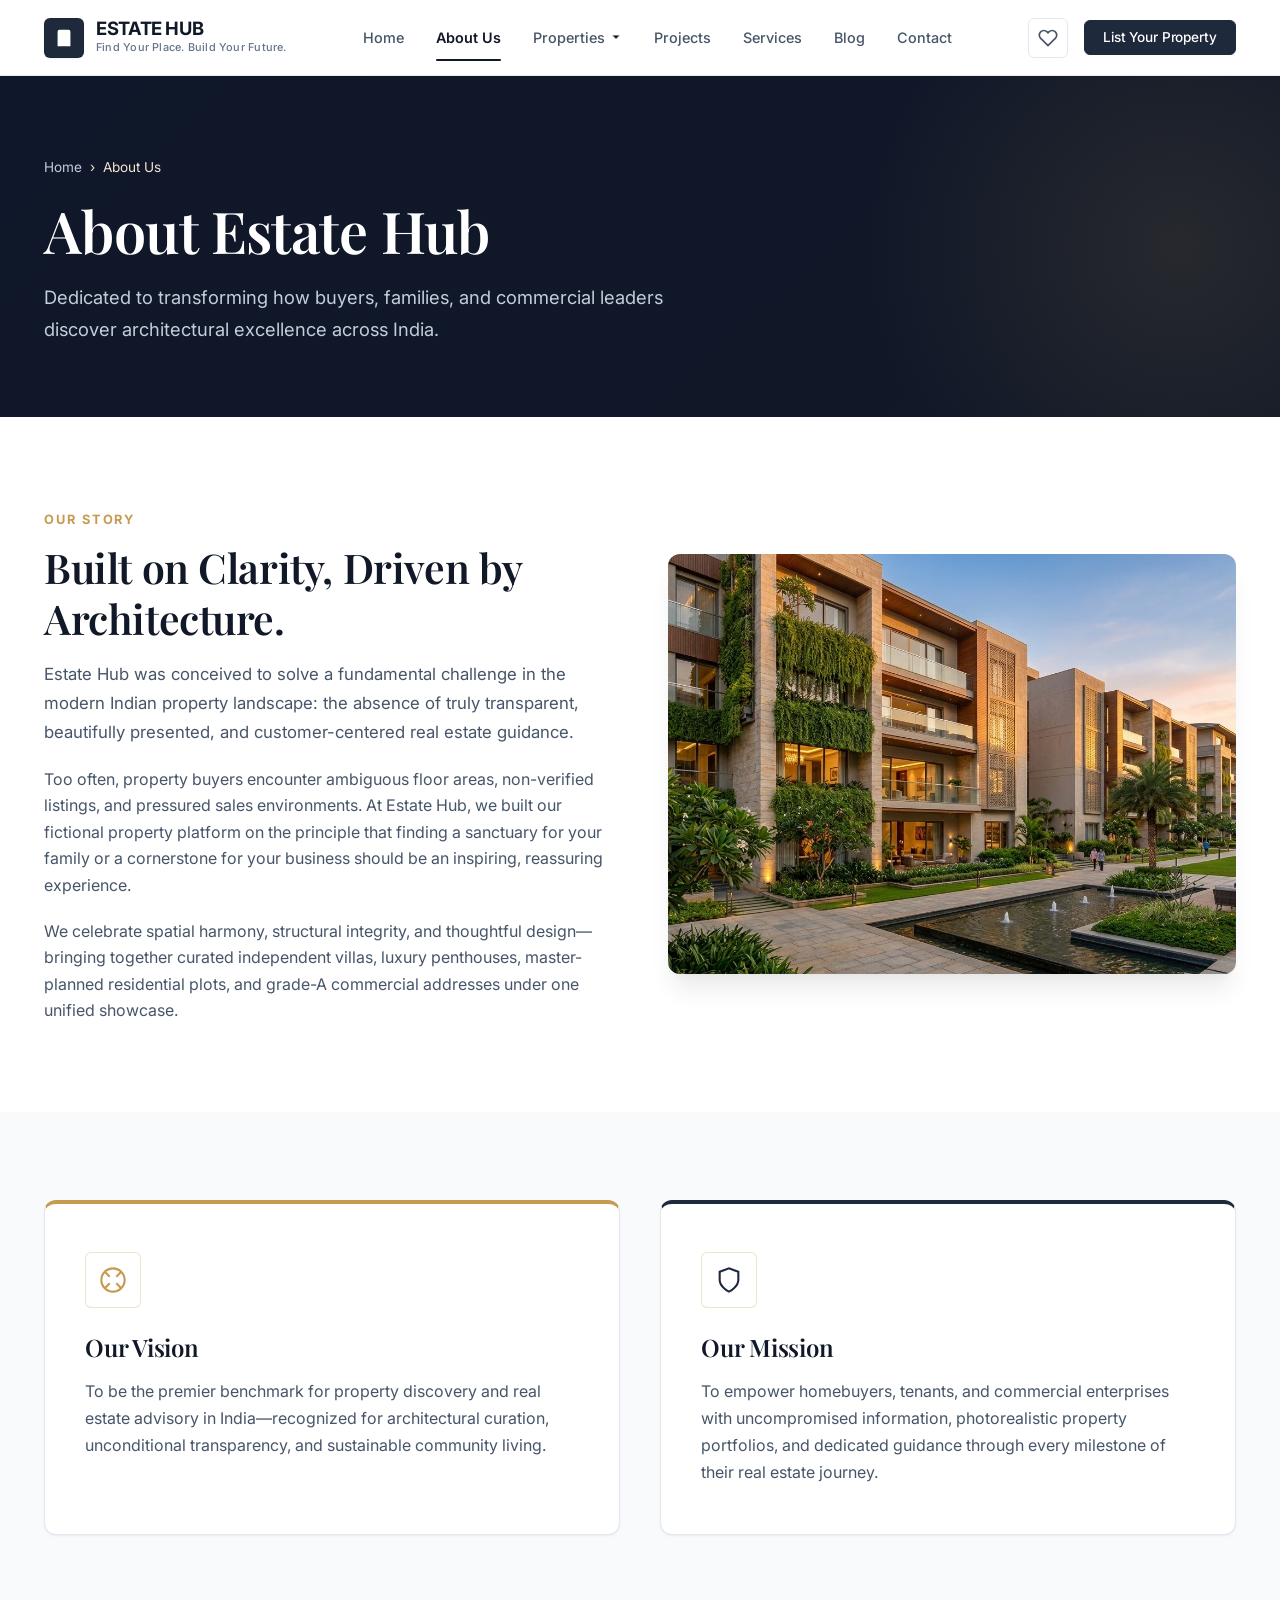
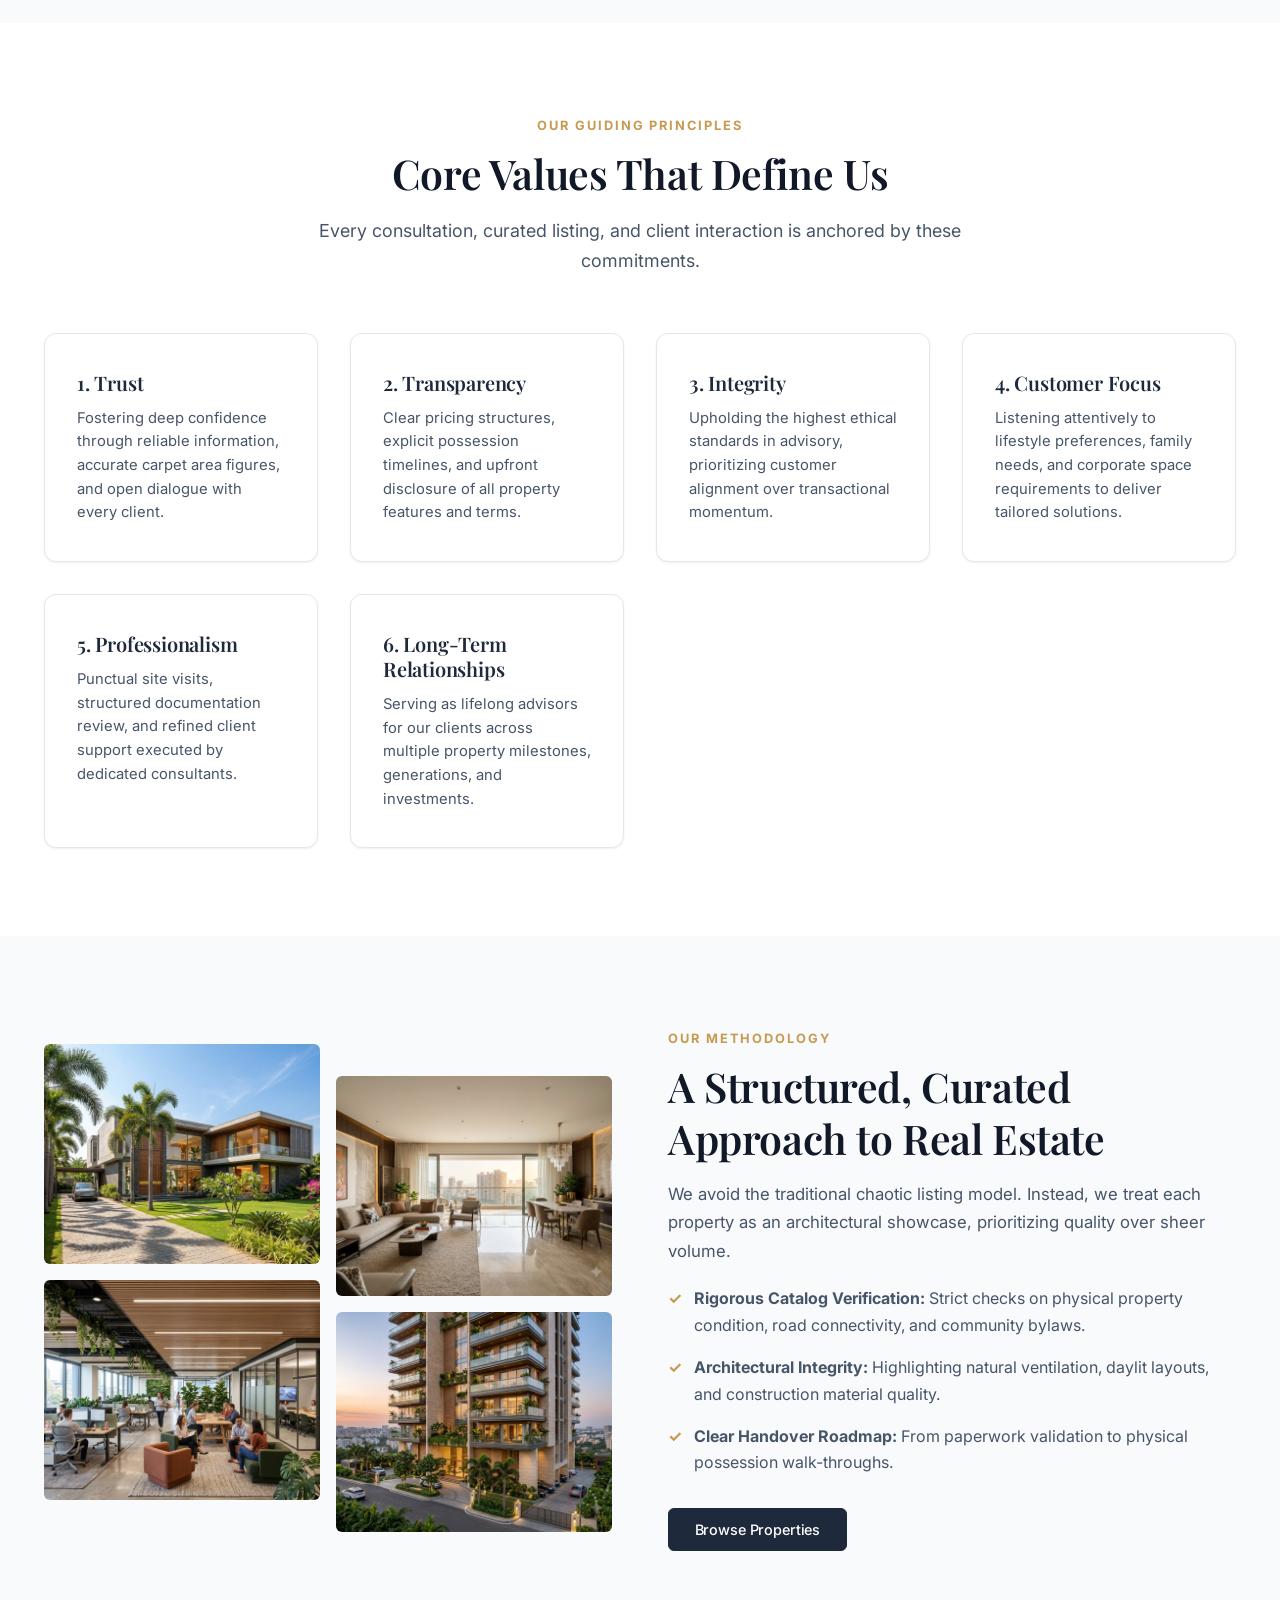
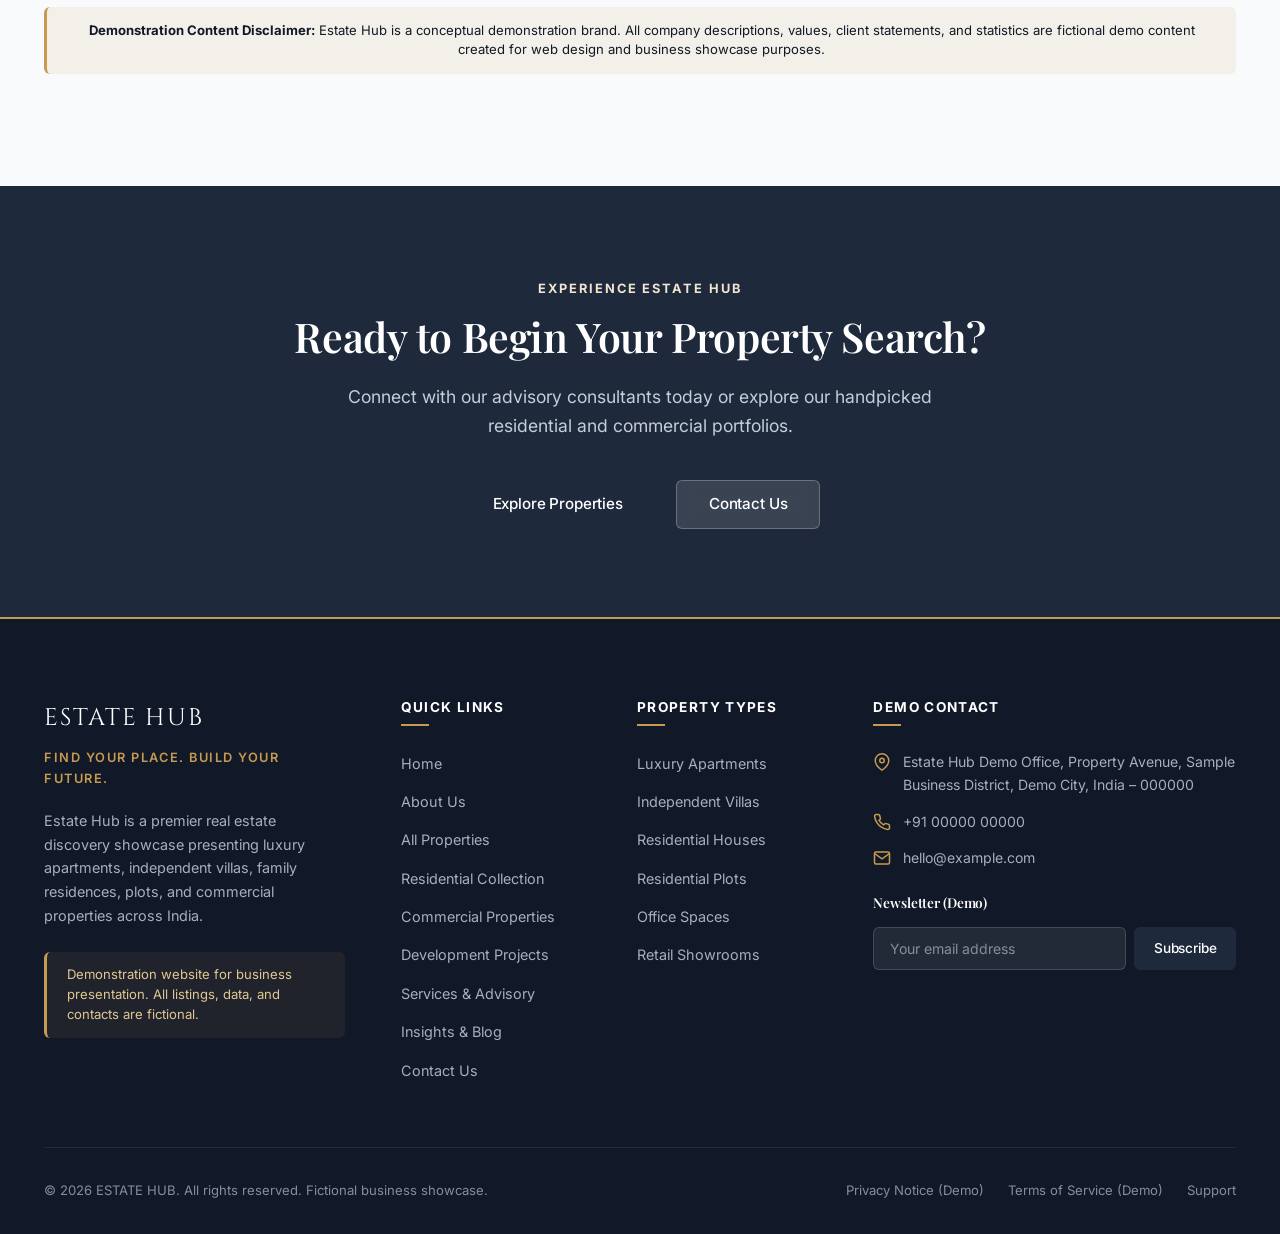
<file: about.html>
<!DOCTYPE html>
<html lang="en">
<head>
  <meta charset="UTF-8">
  <meta name="viewport" content="width=device-width, initial-scale=1.0">
  <title>About Us | ESTATE HUB - Premium Indian Real Estate</title>
  <meta name="description" content="Learn about Estate Hub's vision, core values, mission, and transparent approach to luxury residential and commercial property discovery in India.">
  <link rel="stylesheet" href="assets/css/style.css">
</head>
<body>

  <!-- ==================== HEADER ==================== -->
  <header class="site-header">
    <div class="container header-container">
      <a href="index.html" class="brand-logo" aria-label="Estate Hub Homepage">
        <div class="brand-mark">
          <svg viewBox="0 0 24 24">
            <path d="M3 21h18M9 8h1M9 12h1M9 16h1M14 8h1M14 12h1M14 16h1M5 21V5a2 2 0 0 1 2-2h10a2 2 0 0 1 2 2v16"></path>
          </svg>
        </div>
        <div class="brand-text">
          <span class="brand-name">ESTATE HUB</span>
          <span class="brand-tagline">Find Your Place. Build Your Future.</span>
        </div>
      </a>

      <nav class="main-nav" aria-label="Main Navigation">
        <ul class="nav-list">
          <li class="nav-item"><a href="index.html" class="nav-link">Home</a></li>
          <li class="nav-item"><a href="about.html" class="nav-link active">About Us</a></li>
          <li class="nav-item has-dropdown">
            <a href="properties.html" class="nav-link">
              Properties
              <svg class="nav-arrow" viewBox="0 0 24 24"><polyline points="6 9 12 15 18 9"></polyline></svg>
            </a>
            <div class="nav-dropdown">
              <a href="properties.html" class="dropdown-link">All Properties</a>
              <a href="residential.html" class="dropdown-link">Residential Properties</a>
              <a href="commercial.html" class="dropdown-link">Commercial Properties</a>
            </div>
          </li>
          <li class="nav-item"><a href="projects.html" class="nav-link">Projects</a></li>
          <li class="nav-item"><a href="services.html" class="nav-link">Services</a></li>
          <li class="nav-item"><a href="blog.html" class="nav-link">Blog</a></li>
          <li class="nav-item"><a href="contact.html" class="nav-link">Contact</a></li>
        </ul>
      </nav>

      <div class="header-actions">
        <button class="fav-header-btn" aria-label="View Favourites" title="Saved Favourites">
          <svg viewBox="0 0 24 24">
            <path d="M20.84 4.61a5.5 5.5 0 0 0-7.78 0L12 5.67l-1.06-1.06a5.5 5.5 0 0 0-7.78 7.78l1.06 1.06L12 21.23l7.78-7.78 1.06-1.06a5.5 5.5 0 0 0 0-7.78z"></path>
          </svg>
          <span class="fav-badge fav-count-badge" style="display: none;">0</span>
        </button>
        <button class="btn btn-primary btn-sm" onclick="openModal('listPropertyModal')">List Your Property</button>
        <button class="menu-toggle" aria-label="Toggle Navigation Menu">
          <span class="menu-bar"></span>
          <span class="menu-bar"></span>
          <span class="menu-bar"></span>
        </button>
      </div>
    </div>
  </header>

  <main>
    <!-- ==================== PAGE HERO ==================== -->
    <section class="page-hero">
      <div class="container">
        <nav class="breadcrumb" aria-label="Breadcrumb">
          <a href="index.html">Home</a>
          <span>&rsaquo;</span>
          <span>About Us</span>
        </nav>
        <h1 class="page-hero-title">About Estate Hub</h1>
        <p class="page-hero-subtitle">
          Dedicated to transforming how buyers, families, and commercial leaders discover architectural excellence across India.
        </p>
      </div>
    </section>

    <!-- ==================== ABOUT & STORY ==================== -->
    <section class="section section-white">
      <div class="container">
        <div style="display: grid; grid-template-columns: repeat(auto-fit, minmax(320px, 1fr)); gap: 3.5rem; align-items: center;">
          <div>
            <span class="section-eyebrow">Our Story</span>
            <h2 class="section-title">Built on Clarity, Driven by Architecture.</h2>
            <p style="font-size: 1.05rem; line-height: 1.7; margin-bottom: 1.25rem;">
              Estate Hub was conceived to solve a fundamental challenge in the modern Indian property landscape: the absence of truly transparent, beautifully presented, and customer-centered real estate guidance.
            </p>
            <p style="margin-bottom: 1.25rem;">
              Too often, property buyers encounter ambiguous floor areas, non-verified listings, and pressured sales environments. At Estate Hub, we built our fictional property platform on the principle that finding a sanctuary for your family or a cornerstone for your business should be an inspiring, reassuring experience.
            </p>
            <p>
              We celebrate spatial harmony, structural integrity, and thoughtful design—bringing together curated independent villas, luxury penthouses, master-planned residential plots, and grade-A commercial addresses under one unified showcase.
            </p>
          </div>
          <div>
            <img src="assets/images/about-estate.webp" alt="Estate Hub architectural vision" style="border-radius: var(--radius-md); box-shadow: var(--shadow-lg); width: 100%; height: 420px; object-fit: cover;">
          </div>
        </div>
      </div>
    </section>

    <!-- ==================== VISION & MISSION ==================== -->
    <section class="section section-cream">
      <div class="container">
        <div style="display: grid; grid-template-columns: repeat(auto-fit, minmax(320px, 1fr)); gap: 2.5rem;">
          <div class="feature-card" style="padding: 3rem 2.5rem; border-top: 4px solid var(--color-gold);">
            <div class="feature-icon" style="background: var(--color-white);">
              <svg viewBox="0 0 24 24"><circle cx="12" cy="12" r="10"></circle><path d="m4.93 4.93 4.24 4.24"></path><path d="m14.83 9.17 4.24-4.24"></path><path d="m14.83 14.83 4.24 4.24"></path><path d="m9.17 14.83-4.24 4.24"></path></svg>
            </div>
            <h3 style="font-size: 1.5rem; margin-bottom: 1rem;">Our Vision</h3>
            <p style="font-size: 1rem; line-height: 1.7; color: var(--color-body);">
              To be the premier benchmark for property discovery and real estate advisory in India—recognized for architectural curation, unconditional transparency, and sustainable community living.
            </p>
          </div>

          <div class="feature-card" style="padding: 3rem 2.5rem; border-top: 4px solid var(--color-navy);">
            <div class="feature-icon" style="background: var(--color-white); color: var(--color-navy);">
              <svg viewBox="0 0 24 24"><path d="M12 22s8-4 8-10V5l-8-3-8 3v7c0 6 8 10 8 10z"></path></svg>
            </div>
            <h3 style="font-size: 1.5rem; margin-bottom: 1rem;">Our Mission</h3>
            <p style="font-size: 1rem; line-height: 1.7; color: var(--color-body);">
              To empower homebuyers, tenants, and commercial enterprises with uncompromised information, photorealistic property portfolios, and dedicated guidance through every milestone of their real estate journey.
            </p>
          </div>
        </div>
      </div>
    </section>

    <!-- ==================== CORE VALUES ==================== -->
    <section class="section section-white">
      <div class="container">
        <div class="section-header text-center">
          <span class="section-eyebrow">Our Guiding Principles</span>
          <h2 class="section-title">Core Values That Define Us</h2>
          <p class="section-subtitle">Every consultation, curated listing, and client interaction is anchored by these commitments.</p>
        </div>

        <div class="features-grid">
          <div class="feature-card">
            <h3 class="feature-title" style="color: var(--color-navy);">1. Trust</h3>
            <p class="feature-desc">Fostering deep confidence through reliable information, accurate carpet area figures, and open dialogue with every client.</p>
          </div>

          <div class="feature-card">
            <h3 class="feature-title" style="color: var(--color-navy);">2. Transparency</h3>
            <p class="feature-desc">Clear pricing structures, explicit possession timelines, and upfront disclosure of all property features and terms.</p>
          </div>

          <div class="feature-card">
            <h3 class="feature-title" style="color: var(--color-navy);">3. Integrity</h3>
            <p class="feature-desc">Upholding the highest ethical standards in advisory, prioritizing customer alignment over transactional momentum.</p>
          </div>

          <div class="feature-card">
            <h3 class="feature-title" style="color: var(--color-navy);">4. Customer Focus</h3>
            <p class="feature-desc">Listening attentively to lifestyle preferences, family needs, and corporate space requirements to deliver tailored solutions.</p>
          </div>

          <div class="feature-card">
            <h3 class="feature-title" style="color: var(--color-navy);">5. Professionalism</h3>
            <p class="feature-desc">Punctual site visits, structured documentation review, and refined client support executed by dedicated consultants.</p>
          </div>

          <div class="feature-card">
            <h3 class="feature-title" style="color: var(--color-navy);">6. Long-Term Relationships</h3>
            <p class="feature-desc">Serving as lifelong advisors for our clients across multiple property milestones, generations, and investments.</p>
          </div>
        </div>
      </div>
    </section>

    <!-- ==================== OUR APPROACH ==================== -->
    <section class="section section-cream">
      <div class="container">
        <div style="display: grid; grid-template-columns: repeat(auto-fit, minmax(320px, 1fr)); gap: 3.5rem; align-items: center;">
          <div style="display: grid; grid-template-columns: 1fr 1fr; gap: 1rem;">
            <img src="assets/images/modern-villa.webp" alt="Villa architecture" style="border-radius: var(--radius-sm); height: 220px; width: 100%; object-fit: cover;">
            <img src="assets/images/apartment-interior.webp" alt="Interior craftsmanship" style="border-radius: var(--radius-sm); height: 220px; width: 100%; object-fit: cover; margin-top: 2rem;">
            <img src="assets/images/office-space.webp" alt="Commercial space" style="border-radius: var(--radius-sm); height: 220px; width: 100%; object-fit: cover; margin-top: -2rem;">
            <img src="assets/images/luxury-apartment.webp" alt="Apartment facade" style="border-radius: var(--radius-sm); height: 220px; width: 100%; object-fit: cover;">
          </div>
          <div>
            <span class="section-eyebrow">Our Methodology</span>
            <h2 class="section-title">A Structured, Curated Approach to Real Estate</h2>
            <p style="font-size: 1.05rem; line-height: 1.7; margin-bottom: 1.25rem;">
              We avoid the traditional chaotic listing model. Instead, we treat each property as an architectural showcase, prioritizing quality over sheer volume.
            </p>
            <ul style="display: flex; flex-direction: column; gap: 1rem; margin-bottom: 2rem;">
              <li style="display: flex; gap: 0.75rem; align-items: flex-start;">
                <span style="color: var(--color-gold); font-weight: 700;">✓</span>
                <span><strong>Rigorous Catalog Verification:</strong> Strict checks on physical property condition, road connectivity, and community bylaws.</span>
              </li>
              <li style="display: flex; gap: 0.75rem; align-items: flex-start;">
                <span style="color: var(--color-gold); font-weight: 700;">✓</span>
                <span><strong>Architectural Integrity:</strong> Highlighting natural ventilation, daylit layouts, and construction material quality.</span>
              </li>
              <li style="display: flex; gap: 0.75rem; align-items: flex-start;">
                <span style="color: var(--color-gold); font-weight: 700;">✓</span>
                <span><strong>Clear Handover Roadmap:</strong> From paperwork validation to physical possession walk-throughs.</span>
              </li>
            </ul>
            <a href="properties.html" class="btn btn-primary">Browse Properties</a>
          </div>
        </div>

        <div class="demo-disclaimer text-center" style="margin-top: 3.5rem;">
          <strong>Demonstration Content Disclaimer:</strong> Estate Hub is a conceptual demonstration brand. All company descriptions, values, client statements, and statistics are fictional demo content created for web design and business showcase purposes.
        </div>
      </div>
    </section>

    <!-- ==================== CTA SECTION ==================== -->
    <section class="section section-navy">
      <div class="container text-center">
        <span class="section-eyebrow" style="color: var(--color-gold-light);">Experience Estate Hub</span>
        <h2 class="section-title" style="color: var(--color-white); max-width: 760px; margin: 0 auto 1.25rem;">
          Ready to Begin Your Property Search?
        </h2>
        <p style="color: #C3CEDA; max-width: 600px; margin: 0 auto 2.5rem; font-size: 1.1rem;">
          Connect with our advisory consultants today or explore our handpicked residential and commercial portfolios.
        </p>
        <div style="display: flex; gap: 1.25rem; justify-content: center; flex-wrap: wrap;">
          <a href="properties.html" class="btn btn-primary btn-lg">Explore Properties</a>
          <a href="contact.html" class="btn btn-outline-white btn-lg">Contact Us</a>
        </div>
      </div>
    </section>
  </main>

  <!-- ==================== FOOTER ==================== -->
  <footer class="site-footer">
    <div class="container">
      <div class="footer-top">
        <div>
          <div class="footer-brand-title">ESTATE HUB</div>
          <div class="footer-tagline">Find Your Place. Build Your Future.</div>
          <p class="footer-desc">
            Estate Hub is a premier real estate discovery showcase presenting luxury apartments, independent villas, family residences, plots, and commercial properties across India.
          </p>
          <div class="demo-disclaimer" style="margin-top: 1rem; color: #E0C794; background: rgba(198, 161, 91, 0.08);">
            Demonstration website for business presentation. All listings, data, and contacts are fictional.
          </div>
        </div>

        <div>
          <h4 class="footer-col-title">Quick Links</h4>
          <ul class="footer-links">
            <li><a href="index.html">Home</a></li>
            <li><a href="about.html">About Us</a></li>
            <li><a href="properties.html">All Properties</a></li>
            <li><a href="residential.html">Residential Collection</a></li>
            <li><a href="commercial.html">Commercial Properties</a></li>
            <li><a href="projects.html">Development Projects</a></li>
            <li><a href="services.html">Services & Advisory</a></li>
            <li><a href="blog.html">Insights & Blog</a></li>
            <li><a href="contact.html">Contact Us</a></li>
          </ul>
        </div>

        <div>
          <h4 class="footer-col-title">Property Types</h4>
          <ul class="footer-links">
            <li><a href="properties.html?category=apartments">Luxury Apartments</a></li>
            <li><a href="properties.html?category=villas">Independent Villas</a></li>
            <li><a href="properties.html?category=houses">Residential Houses</a></li>
            <li><a href="properties.html?category=plots">Residential Plots</a></li>
            <li><a href="properties.html?category=commercial">Office Spaces</a></li>
            <li><a href="properties.html?category=commercial">Retail Showrooms</a></li>
          </ul>
        </div>

        <div>
          <h4 class="footer-col-title">Demo Contact</h4>
          <div class="footer-contact-item">
            <svg viewBox="0 0 24 24"><path d="M21 10c0 7-9 13-9 13s-9-6-9-13a9 9 0 0 1 18 0z"></path><circle cx="12" cy="10" r="3"></circle></svg>
            <span>Estate Hub Demo Office, Property Avenue, Sample Business District, Demo City, India – 000000</span>
          </div>
          <div class="footer-contact-item">
            <svg viewBox="0 0 24 24"><path d="M22 16.92v3a2 2 0 0 1-2.18 2 19.79 19.79 0 0 1-8.63-3.07 19.5 19.5 0 0 1-6-6 19.79 19.79 0 0 1-3.07-8.67A2 2 0 0 1 4.11 2h3a2 2 0 0 1 2 1.72 12.84 12.84 0 0 0 .7 2.81 2 2 0 0 1-.45 2.11L8.09 9.91a16 16 0 0 0 6 6l1.27-1.27a2 2 0 0 1 2.11-.45 12.84 12.84 0 0 0 2.81.7A2 2 0 0 1 22 16.92z"></path></svg>
            <span>+91 00000 00000</span>
          </div>
          <div class="footer-contact-item">
            <svg viewBox="0 0 24 24"><path d="M4 4h16c1.1 0 2 .9 2 2v12c0 1.1-.9 2-2 2H4c-1.1 0-2-.9-2-2V6c0-1.1.9-2 2-2z"></path><polyline points="22,6 12,13 2,6"></polyline></svg>
            <span>hello@example.com</span>
          </div>

          <h5 style="color: var(--color-white); font-size: 0.85rem; margin-top: 1.5rem; margin-bottom: 0.5rem;">Newsletter (Demo)</h5>
          <form class="newsletter-form">
            <input type="email" class="newsletter-input" placeholder="Your email address" required>
            <button type="submit" class="btn btn-primary btn-sm">Subscribe</button>
          </form>
        </div>
      </div>

      <div class="footer-bottom">
        <div>&copy; 2026 ESTATE HUB. All rights reserved. Fictional business showcase.</div>
        <div class="footer-bottom-links">
          <a href="about.html">Privacy Notice (Demo)</a>
          <a href="about.html">Terms of Service (Demo)</a>
          <a href="contact.html">Support</a>
        </div>
      </div>
    </div>
  </footer>

  <!-- ==================== MODAL: LIST YOUR PROPERTY ==================== -->
  <div id="listPropertyModal" class="modal-overlay" role="dialog" aria-modal="true" aria-labelledby="listPropertyTitle">
    <div class="modal-card">
      <div class="modal-header">
        <h3 id="listPropertyTitle" class="modal-title">List Your Property with Estate Hub</h3>
        <button class="modal-close" aria-label="Close modal">&times;</button>
      </div>
      <div class="modal-body">
        <p class="text-muted" style="font-size: 0.9rem; margin-bottom: 1.25rem;">
          Submit your property specifications to our advisory team for a demo appraisal and curated cataloging.
        </p>

        <form id="listPropertyForm">
          <div class="modal-form-grid">
            <div class="form-group">
              <label class="form-label" for="ownerName">Owner Full Name *</label>
              <input type="text" id="ownerName" class="form-input" required placeholder="e.g. Ramesh Patel">
            </div>
            <div class="form-group">
              <label class="form-label" for="ownerPhone">Phone Number *</label>
              <input type="tel" id="ownerPhone" class="form-input" required placeholder="+91 98765 43210">
            </div>
            <div class="form-group full-width">
              <label class="form-label" for="ownerEmail">Email Address *</label>
              <input type="email" id="ownerEmail" class="form-input" required placeholder="name@example.com">
            </div>
            <div class="form-group full-width">
              <label class="form-label" for="propTitleInput">Property Title *</label>
              <input type="text" id="propTitleInput" class="form-input" required placeholder="e.g. 3-BHK Luxury Sun-Deck Apartment">
            </div>
            <div class="form-group">
              <label class="form-label" for="propCategoryInput">Property Category *</label>
              <select id="propCategoryInput" class="form-select" required>
                <option value="apartments">Luxury Apartment</option>
                <option value="villas">Independent Villa</option>
                <option value="houses">Residential House</option>
                <option value="plots">Residential Plot</option>
                <option value="commercial">Commercial Space</option>
              </select>
            </div>
            <div class="form-group">
              <label class="form-label" for="propLocationInput">Locality & City *</label>
              <input type="text" id="propLocationInput" class="form-input" required placeholder="e.g. Silver Oak, Bengaluru">
            </div>
            <div class="form-group">
              <label class="form-label" for="propPriceInput">Expected Price (INR) *</label>
              <input type="text" id="propPriceInput" class="form-input" required placeholder="e.g. ₹1.25 Crore">
            </div>
            <div class="form-group">
              <label class="form-label" for="propAreaInput">Carpet / Built-up Area *</label>
              <input type="text" id="propAreaInput" class="form-input" required placeholder="e.g. 1850 sq.ft.">
            </div>
            <div class="form-group">
              <label class="form-label" for="propBedroomsInput">Bedrooms</label>
              <select id="propBedroomsInput" class="form-select">
                <option value="0">N/A (Plot/Commercial)</option>
                <option value="1">1 BHK</option>
                <option value="2">2 BHK</option>
                <option value="3" selected>3 BHK</option>
                <option value="4">4 BHK</option>
                <option value="5">5+ BHK</option>
              </select>
            </div>
            <div class="form-group">
              <label class="form-label" for="propBathroomsInput">Bathrooms</label>
              <select id="propBathroomsInput" class="form-select">
                <option value="1">1 Bathroom</option>
                <option value="2">2 Bathrooms</option>
                <option value="3" selected>3 Bathrooms</option>
                <option value="4">4+ Bathrooms</option>
              </select>
            </div>
            <div class="form-group full-width">
              <label class="form-label" for="propDescInput">Property Description</label>
              <textarea id="propDescInput" class="form-input" rows="3" placeholder="Provide key highlights..."></textarea>
            </div>
          </div>

          <div id="listPropertyAlert" class="demo-alert"></div>

          <div style="margin-top: 1.5rem; display: flex; justify-content: flex-end; gap: 1rem;">
            <button type="button" class="btn btn-outline btn-modal-close">Cancel</button>
            <button type="submit" class="btn btn-primary">Submit Demo Listing</button>
          </div>
        </form>
      </div>
    </div>
  </div>

  <!-- ==================== MODAL: FAVOURITES ==================== -->
  <div id="favModal" class="modal-overlay" role="dialog" aria-modal="true" aria-labelledby="favModalTitle">
    <div class="modal-card">
      <div class="modal-header">
        <h3 id="favModalTitle" class="modal-title">Your Shortlisted Favourites</h3>
        <button class="modal-close" aria-label="Close modal">&times;</button>
      </div>
      <div class="modal-body" id="favModalList"></div>
    </div>
  </div>

  <button class="back-to-top" aria-label="Back to top">
    <svg width="20" height="20" viewBox="0 0 24 24" fill="none" stroke="currentColor" stroke-width="2.5"><polyline points="18 15 12 9 6 15"></polyline></svg>
  </button>

  <script src="assets/js/properties.js"></script>
  <script src="assets/js/script.js"></script>
</body>
</html>
</file>
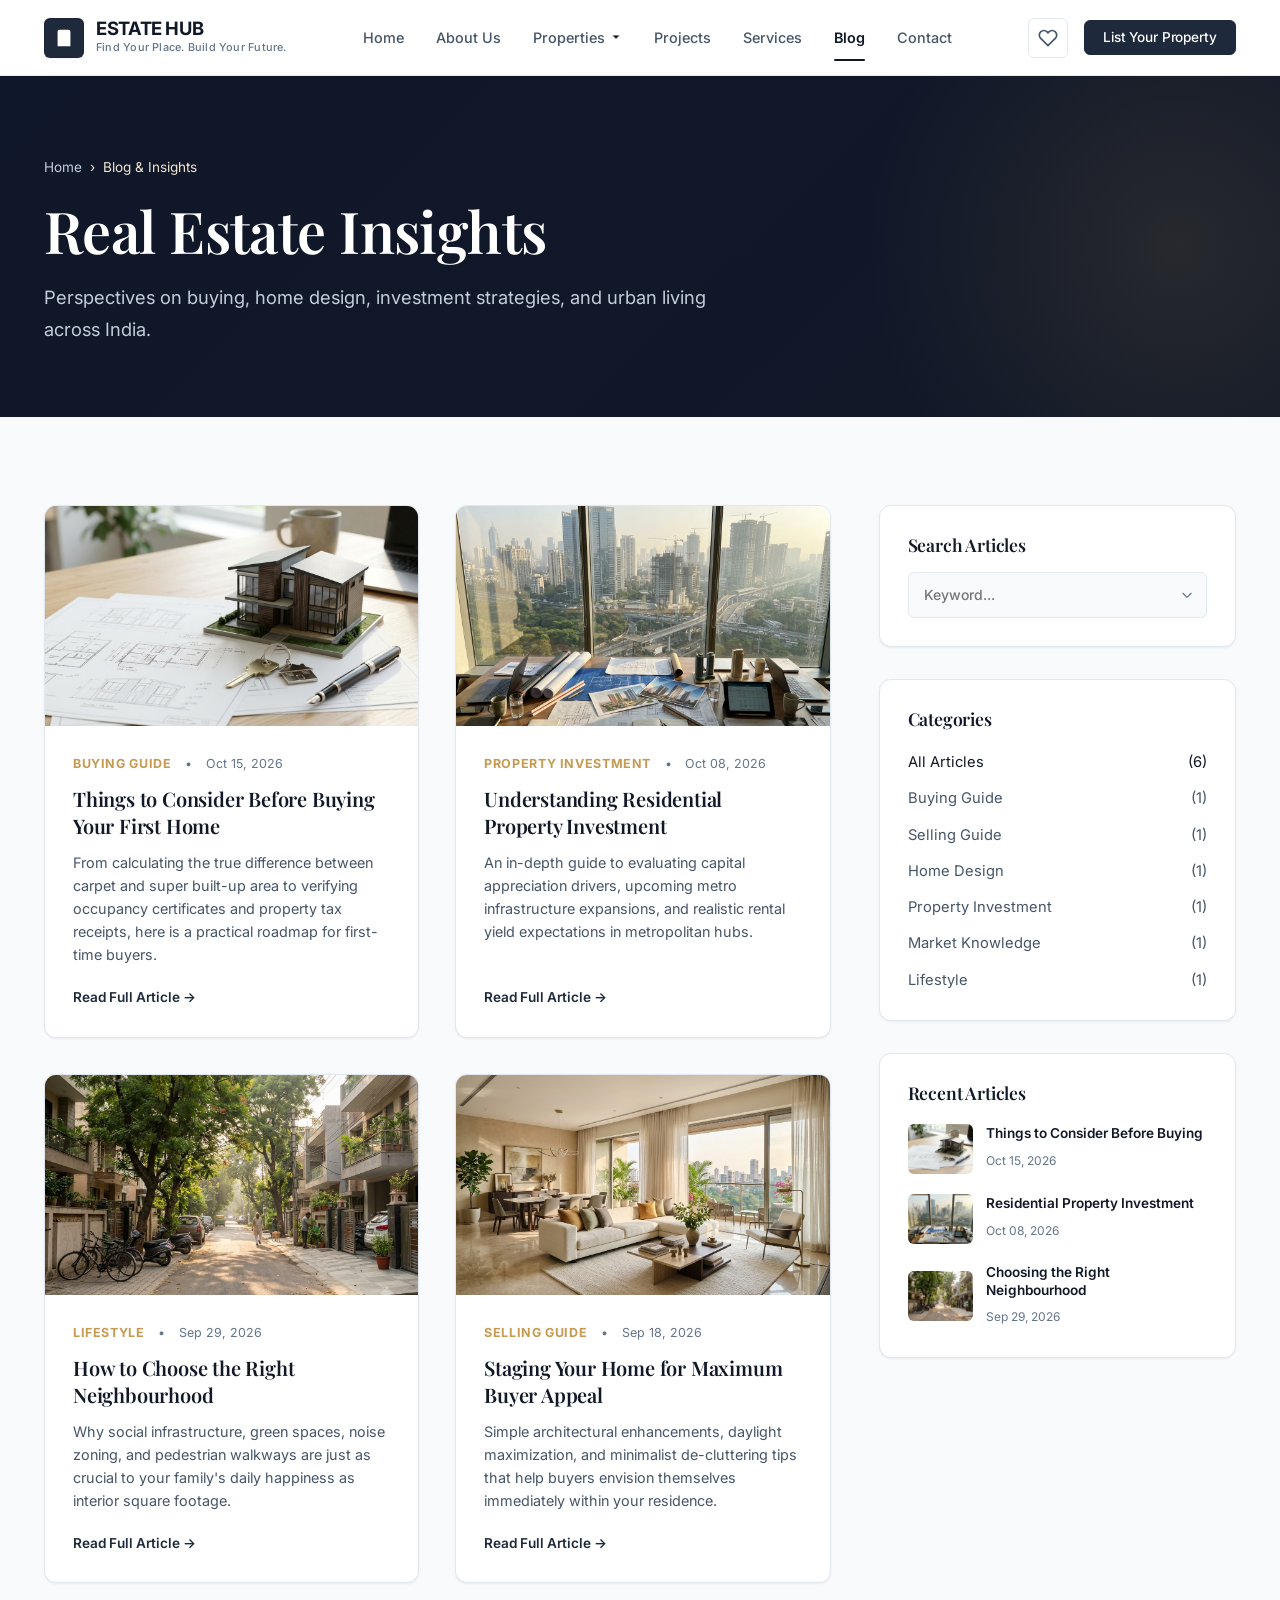
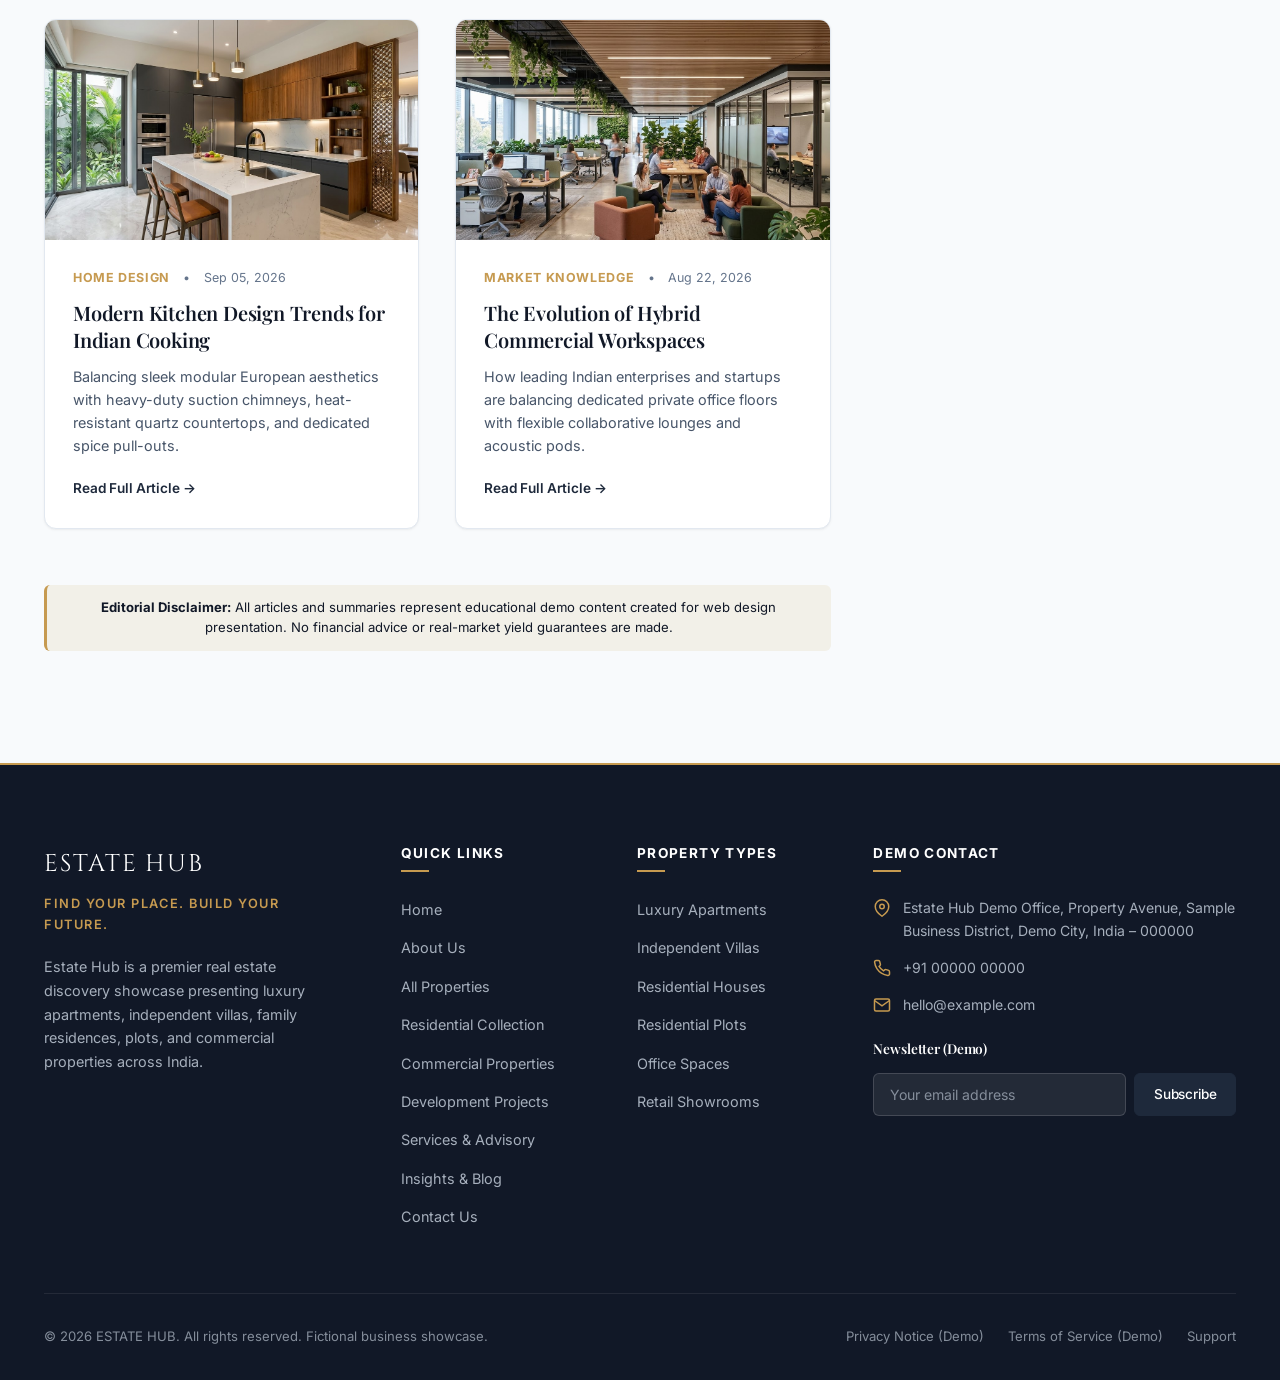
<file: blog.html>
<!DOCTYPE html>
<html lang="en">
<head>
  <meta charset="UTF-8">
  <meta name="viewport" content="width=device-width, initial-scale=1.0">
  <title>Real Estate Insights & Blog | ESTATE HUB</title>
  <meta name="description" content="Explore expert home buying guides, residential investment fundamentals, architecture insights, and neighbourhood selection tips across Indian real estate.">
  <link rel="stylesheet" href="assets/css/style.css">
</head>
<body>

  <!-- ==================== HEADER ==================== -->
  <header class="site-header">
    <div class="container header-container">
      <a href="index.html" class="brand-logo" aria-label="Estate Hub Homepage">
        <div class="brand-mark">
          <svg viewBox="0 0 24 24">
            <path d="M3 21h18M9 8h1M9 12h1M9 16h1M14 8h1M14 12h1M14 16h1M5 21V5a2 2 0 0 1 2-2h10a2 2 0 0 1 2 2v16"></path>
          </svg>
        </div>
        <div class="brand-text">
          <span class="brand-name">ESTATE HUB</span>
          <span class="brand-tagline">Find Your Place. Build Your Future.</span>
        </div>
      </a>

      <nav class="main-nav" aria-label="Main Navigation">
        <ul class="nav-list">
          <li class="nav-item"><a href="index.html" class="nav-link">Home</a></li>
          <li class="nav-item"><a href="about.html" class="nav-link">About Us</a></li>
          <li class="nav-item has-dropdown">
            <a href="properties.html" class="nav-link">
              Properties
              <svg class="nav-arrow" viewBox="0 0 24 24"><polyline points="6 9 12 15 18 9"></polyline></svg>
            </a>
            <div class="nav-dropdown">
              <a href="properties.html" class="dropdown-link">All Properties</a>
              <a href="residential.html" class="dropdown-link">Residential Properties</a>
              <a href="commercial.html" class="dropdown-link">Commercial Properties</a>
            </div>
          </li>
          <li class="nav-item"><a href="projects.html" class="nav-link">Projects</a></li>
          <li class="nav-item"><a href="services.html" class="nav-link">Services</a></li>
          <li class="nav-item"><a href="blog.html" class="nav-link active">Blog</a></li>
          <li class="nav-item"><a href="contact.html" class="nav-link">Contact</a></li>
        </ul>
      </nav>

      <div class="header-actions">
        <button class="fav-header-btn" aria-label="View Favourites" title="Saved Favourites">
          <svg viewBox="0 0 24 24">
            <path d="M20.84 4.61a5.5 5.5 0 0 0-7.78 0L12 5.67l-1.06-1.06a5.5 5.5 0 0 0-7.78 7.78l1.06 1.06L12 21.23l7.78-7.78 1.06-1.06a5.5 5.5 0 0 0 0-7.78z"></path>
          </svg>
          <span class="fav-badge fav-count-badge" style="display: none;">0</span>
        </button>
        <button class="btn btn-primary btn-sm" onclick="openModal('listPropertyModal')">List Your Property</button>
        <button class="menu-toggle" aria-label="Toggle Navigation Menu">
          <span class="menu-bar"></span>
          <span class="menu-bar"></span>
          <span class="menu-bar"></span>
        </button>
      </div>
    </div>
  </header>

  <main>
    <!-- ==================== HERO ==================== -->
    <section class="page-hero">
      <div class="container">
        <nav class="breadcrumb" aria-label="Breadcrumb">
          <a href="index.html">Home</a>
          <span>&rsaquo;</span>
          <span>Blog & Insights</span>
        </nav>
        <h1 class="page-hero-title">Real Estate Insights</h1>
        <p class="page-hero-subtitle">
          Perspectives on buying, home design, investment strategies, and urban living across India.
        </p>
      </div>
    </section>

    <!-- ==================== BLOG MAIN LAYOUT (Articles + Sidebar) ==================== -->
    <section class="section section-cream">
      <div class="container">
        <div style="display: grid; grid-template-columns: 2.2fr 1fr; gap: 3rem;">
          <!-- Left: Blog Articles Grid -->
          <div>
            <div id="articlesContainer" class="blog-grid" style="grid-template-columns: repeat(auto-fit, minmax(280px, 1fr));">
              <!-- Article 1 -->
              <article class="blog-card" data-category="buying-guide">
                <div class="blog-card-media">
                  <img class="blog-card-img" src="assets/images/blog-01.webp" alt="Things to Consider Before Buying Your First Home" loading="lazy">
                </div>
                <div class="blog-card-body">
                  <div class="blog-card-meta">
                    <span class="blog-category">Buying Guide</span>
                    <span>•</span>
                    <time datetime="2026-10-15">Oct 15, 2026</time>
                  </div>
                  <h3 class="blog-card-title">Things to Consider Before Buying Your First Home</h3>
                  <p class="blog-card-excerpt">
                    From calculating the true difference between carpet and super built-up area to verifying occupancy certificates and property tax receipts, here is a practical roadmap for first-time buyers.
                  </p>
                  <a href="#articleReaderModal" onclick="readArticle(1)" class="blog-card-link">Read Full Article &rarr;</a>
                </div>
              </article>

              <!-- Article 2 -->
              <article class="blog-card" data-category="investment">
                <div class="blog-card-media">
                  <img class="blog-card-img" src="assets/images/blog-02.webp" alt="Understanding Residential Property Investment" loading="lazy">
                </div>
                <div class="blog-card-body">
                  <div class="blog-card-meta">
                    <span class="blog-category">Property Investment</span>
                    <span>•</span>
                    <time datetime="2026-10-08">Oct 08, 2026</time>
                  </div>
                  <h3 class="blog-card-title">Understanding Residential Property Investment</h3>
                  <p class="blog-card-excerpt">
                    An in-depth guide to evaluating capital appreciation drivers, upcoming metro infrastructure expansions, and realistic rental yield expectations in metropolitan hubs.
                  </p>
                  <a href="#articleReaderModal" onclick="readArticle(2)" class="blog-card-link">Read Full Article &rarr;</a>
                </div>
              </article>

              <!-- Article 3 -->
              <article class="blog-card" data-category="lifestyle">
                <div class="blog-card-media">
                  <img class="blog-card-img" src="assets/images/blog-03.webp" alt="How to Choose the Right Neighbourhood" loading="lazy">
                </div>
                <div class="blog-card-body">
                  <div class="blog-card-meta">
                    <span class="blog-category">Lifestyle</span>
                    <span>•</span>
                    <time datetime="2026-09-29">Sep 29, 2026</time>
                  </div>
                  <h3 class="blog-card-title">How to Choose the Right Neighbourhood</h3>
                  <p class="blog-card-excerpt">
                    Why social infrastructure, green spaces, noise zoning, and pedestrian walkways are just as crucial to your family's daily happiness as interior square footage.
                  </p>
                  <a href="#articleReaderModal" onclick="readArticle(3)" class="blog-card-link">Read Full Article &rarr;</a>
                </div>
              </article>

              <!-- Article 4 -->
              <article class="blog-card" data-category="selling-guide">
                <div class="blog-card-media">
                  <img class="blog-card-img" src="assets/images/living-room.webp" alt="Staging Your Home for Maximum Buyer Appeal" loading="lazy">
                </div>
                <div class="blog-card-body">
                  <div class="blog-card-meta">
                    <span class="blog-category">Selling Guide</span>
                    <span>•</span>
                    <time datetime="2026-09-18">Sep 18, 2026</time>
                  </div>
                  <h3 class="blog-card-title">Staging Your Home for Maximum Buyer Appeal</h3>
                  <p class="blog-card-excerpt">
                    Simple architectural enhancements, daylight maximization, and minimalist de-cluttering tips that help buyers envision themselves immediately within your residence.
                  </p>
                  <a href="#articleReaderModal" onclick="readArticle(4)" class="blog-card-link">Read Full Article &rarr;</a>
                </div>
              </article>

              <!-- Article 5 -->
              <article class="blog-card" data-category="home-design">
                <div class="blog-card-media">
                  <img class="blog-card-img" src="assets/images/kitchen-interior.webp" alt="Modern Kitchen Design Trends for Indian Cooking" loading="lazy">
                </div>
                <div class="blog-card-body">
                  <div class="blog-card-meta">
                    <span class="blog-category">Home Design</span>
                    <span>•</span>
                    <time datetime="2026-09-05">Sep 05, 2026</time>
                  </div>
                  <h3 class="blog-card-title">Modern Kitchen Design Trends for Indian Cooking</h3>
                  <p class="blog-card-excerpt">
                    Balancing sleek modular European aesthetics with heavy-duty suction chimneys, heat-resistant quartz countertops, and dedicated spice pull-outs.
                  </p>
                  <a href="#articleReaderModal" onclick="readArticle(5)" class="blog-card-link">Read Full Article &rarr;</a>
                </div>
              </article>

              <!-- Article 6 -->
              <article class="blog-card" data-category="market-knowledge">
                <div class="blog-card-media">
                  <img class="blog-card-img" src="assets/images/office-space.webp" alt="The Evolution of Hybrid Commercial Workspaces" loading="lazy">
                </div>
                <div class="blog-card-body">
                  <div class="blog-card-meta">
                    <span class="blog-category">Market Knowledge</span>
                    <span>•</span>
                    <time datetime="2026-08-22">Aug 22, 2026</time>
                  </div>
                  <h3 class="blog-card-title">The Evolution of Hybrid Commercial Workspaces</h3>
                  <p class="blog-card-excerpt">
                    How leading Indian enterprises and startups are balancing dedicated private office floors with flexible collaborative lounges and acoustic pods.
                  </p>
                  <a href="#articleReaderModal" onclick="readArticle(6)" class="blog-card-link">Read Full Article &rarr;</a>
                </div>
              </article>
            </div>

            <div class="demo-disclaimer text-center" style="margin-top: 3.5rem;">
              <strong>Editorial Disclaimer:</strong> All articles and summaries represent educational demo content created for web design presentation. No financial advice or real-market yield guarantees are made.
            </div>
          </div>

          <!-- Right: Sidebar -->
          <aside>
            <!-- Search Widget -->
            <div style="background: var(--color-white); padding: 1.75rem; border-radius: var(--radius-md); border: 1px solid var(--color-border); margin-bottom: 2rem; box-shadow: var(--shadow-sm);">
              <h4 style="font-size: 1.1rem; margin-bottom: 1rem; color: var(--color-primary);">Search Articles</h4>
              <div style="display: flex; gap: 0.5rem;">
                <input type="text" id="blogSearchInput" class="form-input" placeholder="Keyword..." oninput="handleBlogSearch()">
              </div>
            </div>

            <!-- Categories Widget -->
            <div style="background: var(--color-white); padding: 1.75rem; border-radius: var(--radius-md); border: 1px solid var(--color-border); margin-bottom: 2rem; box-shadow: var(--shadow-sm);">
              <h4 style="font-size: 1.1rem; margin-bottom: 1.25rem; color: var(--color-primary);">Categories</h4>
              <ul style="display: flex; flex-direction: column; gap: 0.75rem; font-size: 0.92rem;">
                <li><a href="javascript:void(0)" onclick="filterBlogCategory('all')" style="display: flex; justify-content: space-between; color: var(--color-primary);"><span>All Articles</span> <span>(6)</span></a></li>
                <li><a href="javascript:void(0)" onclick="filterBlogCategory('buying-guide')" style="display: flex; justify-content: space-between; color: var(--color-body);"><span>Buying Guide</span> <span>(1)</span></a></li>
                <li><a href="javascript:void(0)" onclick="filterBlogCategory('selling-guide')" style="display: flex; justify-content: space-between; color: var(--color-body);"><span>Selling Guide</span> <span>(1)</span></a></li>
                <li><a href="javascript:void(0)" onclick="filterBlogCategory('home-design')" style="display: flex; justify-content: space-between; color: var(--color-body);"><span>Home Design</span> <span>(1)</span></a></li>
                <li><a href="javascript:void(0)" onclick="filterBlogCategory('investment')" style="display: flex; justify-content: space-between; color: var(--color-body);"><span>Property Investment</span> <span>(1)</span></a></li>
                <li><a href="javascript:void(0)" onclick="filterBlogCategory('market-knowledge')" style="display: flex; justify-content: space-between; color: var(--color-body);"><span>Market Knowledge</span> <span>(1)</span></a></li>
                <li><a href="javascript:void(0)" onclick="filterBlogCategory('lifestyle')" style="display: flex; justify-content: space-between; color: var(--color-body);"><span>Lifestyle</span> <span>(1)</span></a></li>
              </ul>
            </div>

            <!-- Recent Articles Widget -->
            <div style="background: var(--color-white); padding: 1.75rem; border-radius: var(--radius-md); border: 1px solid var(--color-border); box-shadow: var(--shadow-sm);">
              <h4 style="font-size: 1.1rem; margin-bottom: 1.25rem; color: var(--color-primary);">Recent Articles</h4>
              <div style="display: flex; flex-direction: column; gap: 1.25rem;">
                <div style="display: flex; gap: 0.85rem; align-items: center;">
                  <img src="assets/images/blog-01.webp" alt="Thumb" style="width: 65px; height: 50px; object-fit: cover; border-radius: var(--radius-sm);">
                  <div>
                    <a href="javascript:void(0)" onclick="readArticle(1)" style="font-size: 0.85rem; font-weight: 600; color: var(--color-primary); line-height: 1.3; display: block; margin-bottom: 0.2rem;">Things to Consider Before Buying</a>
                    <span style="font-size: 0.75rem; color: var(--color-body-light);">Oct 15, 2026</span>
                  </div>
                </div>

                <div style="display: flex; gap: 0.85rem; align-items: center;">
                  <img src="assets/images/blog-02.webp" alt="Thumb" style="width: 65px; height: 50px; object-fit: cover; border-radius: var(--radius-sm);">
                  <div>
                    <a href="javascript:void(0)" onclick="readArticle(2)" style="font-size: 0.85rem; font-weight: 600; color: var(--color-primary); line-height: 1.3; display: block; margin-bottom: 0.2rem;">Residential Property Investment</a>
                    <span style="font-size: 0.75rem; color: var(--color-body-light);">Oct 08, 2026</span>
                  </div>
                </div>

                <div style="display: flex; gap: 0.85rem; align-items: center;">
                  <img src="assets/images/blog-03.webp" alt="Thumb" style="width: 65px; height: 50px; object-fit: cover; border-radius: var(--radius-sm);">
                  <div>
                    <a href="javascript:void(0)" onclick="readArticle(3)" style="font-size: 0.85rem; font-weight: 600; color: var(--color-primary); line-height: 1.3; display: block; margin-bottom: 0.2rem;">Choosing the Right Neighbourhood</a>
                    <span style="font-size: 0.75rem; color: var(--color-body-light);">Sep 29, 2026</span>
                  </div>
                </div>
              </div>
            </div>
          </aside>
        </div>
      </div>
    </section>
  </main>

  <!-- ==================== ARTICLE READER MODAL ==================== -->
  <div id="articleReaderModal" class="modal-overlay" role="dialog" aria-modal="true">
    <div class="modal-card" style="max-width: 760px;">
      <div class="modal-header">
        <h3 id="readerTitle" class="modal-title">Article Preview</h3>
        <button class="modal-close" onclick="closeModal('articleReaderModal')" aria-label="Close modal">&times;</button>
      </div>
      <div class="modal-body" id="readerBody">
        <!-- Rendered by JS -->
      </div>
    </div>
  </div>

  <!-- ==================== FOOTER ==================== -->
  <footer class="site-footer">
    <div class="container">
      <div class="footer-top">
        <div>
          <div class="footer-brand-title">ESTATE HUB</div>
          <div class="footer-tagline">Find Your Place. Build Your Future.</div>
          <p class="footer-desc">
            Estate Hub is a premier real estate discovery showcase presenting luxury apartments, independent villas, family residences, plots, and commercial properties across India.
          </p>
        </div>

        <div>
          <h4 class="footer-col-title">Quick Links</h4>
          <ul class="footer-links">
            <li><a href="index.html">Home</a></li>
            <li><a href="about.html">About Us</a></li>
            <li><a href="properties.html">All Properties</a></li>
            <li><a href="residential.html">Residential Collection</a></li>
            <li><a href="commercial.html">Commercial Properties</a></li>
            <li><a href="projects.html">Development Projects</a></li>
            <li><a href="services.html">Services & Advisory</a></li>
            <li><a href="blog.html">Insights & Blog</a></li>
            <li><a href="contact.html">Contact Us</a></li>
          </ul>
        </div>

        <div>
          <h4 class="footer-col-title">Property Types</h4>
          <ul class="footer-links">
            <li><a href="properties.html?category=apartments">Luxury Apartments</a></li>
            <li><a href="properties.html?category=villas">Independent Villas</a></li>
            <li><a href="properties.html?category=houses">Residential Houses</a></li>
            <li><a href="properties.html?category=plots">Residential Plots</a></li>
            <li><a href="properties.html?category=commercial">Office Spaces</a></li>
            <li><a href="properties.html?category=commercial">Retail Showrooms</a></li>
          </ul>
        </div>

        <div>
          <h4 class="footer-col-title">Demo Contact</h4>
          <div class="footer-contact-item">
            <svg viewBox="0 0 24 24"><path d="M21 10c0 7-9 13-9 13s-9-6-9-13a9 9 0 0 1 18 0z"></path><circle cx="12" cy="10" r="3"></circle></svg>
            <span>Estate Hub Demo Office, Property Avenue, Sample Business District, Demo City, India – 000000</span>
          </div>
          <div class="footer-contact-item">
            <svg viewBox="0 0 24 24"><path d="M22 16.92v3a2 2 0 0 1-2.18 2 19.79 19.79 0 0 1-8.63-3.07 19.5 19.5 0 0 1-6-6 19.79 19.79 0 0 1-3.07-8.67A2 2 0 0 1 4.11 2h3a2 2 0 0 1 2 1.72 12.84 12.84 0 0 0 .7 2.81 2 2 0 0 1-.45 2.11L8.09 9.91a16 16 0 0 0 6 6l1.27-1.27a2 2 0 0 1 2.11-.45 12.84 12.84 0 0 0 2.81.7A2 2 0 0 1 22 16.92z"></path></svg>
            <span>+91 00000 00000</span>
          </div>
          <div class="footer-contact-item">
            <svg viewBox="0 0 24 24"><path d="M4 4h16c1.1 0 2 .9 2 2v12c0 1.1-.9 2-2 2H4c-1.1 0-2-.9-2-2V6c0-1.1.9-2 2-2z"></path><polyline points="22,6 12,13 2,6"></polyline></svg>
            <span>hello@example.com</span>
          </div>

          <h5 style="color: var(--color-white); font-size: 0.85rem; margin-top: 1.5rem; margin-bottom: 0.5rem;">Newsletter (Demo)</h5>
          <form class="newsletter-form">
            <input type="email" class="newsletter-input" placeholder="Your email address" required>
            <button type="submit" class="btn btn-primary btn-sm">Subscribe</button>
          </form>
        </div>
      </div>

      <div class="footer-bottom">
        <div>&copy; 2026 ESTATE HUB. All rights reserved. Fictional business showcase.</div>
        <div class="footer-bottom-links">
          <a href="about.html">Privacy Notice (Demo)</a>
          <a href="about.html">Terms of Service (Demo)</a>
          <a href="contact.html">Support</a>
        </div>
      </div>
    </div>
  </footer>

  <!-- ==================== MODALS ==================== -->
  <div id="listPropertyModal" class="modal-overlay" role="dialog" aria-modal="true" aria-labelledby="listPropertyTitle">
    <div class="modal-card">
      <div class="modal-header">
        <h3 id="listPropertyTitle" class="modal-title">List Your Property with Estate Hub</h3>
        <button class="modal-close" aria-label="Close modal">&times;</button>
      </div>
      <div class="modal-body">
        <form id="listPropertyForm">
          <div class="modal-form-grid">
            <div class="form-group">
              <label class="form-label" for="ownerName">Owner Full Name *</label>
              <input type="text" id="ownerName" class="form-input" required placeholder="e.g. Ramesh Patel">
            </div>
            <div class="form-group">
              <label class="form-label" for="ownerPhone">Phone Number *</label>
              <input type="tel" id="ownerPhone" class="form-input" required placeholder="+91 98765 43210">
            </div>
            <div class="form-group full-width">
              <label class="form-label" for="ownerEmail">Email Address *</label>
              <input type="email" id="ownerEmail" class="form-input" required placeholder="name@example.com">
            </div>
            <div class="form-group full-width">
              <label class="form-label" for="propTitleInput">Property Title *</label>
              <input type="text" id="propTitleInput" class="form-input" required placeholder="e.g. 3-BHK Luxury Sun-Deck Apartment">
            </div>
            <div class="form-group">
              <label class="form-label" for="propCategoryInput">Property Category *</label>
              <select id="propCategoryInput" class="form-select" required>
                <option value="apartments">Luxury Apartment</option>
                <option value="villas">Independent Villa</option>
                <option value="houses">Residential House</option>
                <option value="plots">Residential Plot</option>
                <option value="commercial">Commercial Space</option>
              </select>
            </div>
            <div class="form-group">
              <label class="form-label" for="propLocationInput">Locality & City *</label>
              <input type="text" id="propLocationInput" class="form-input" required placeholder="e.g. Silver Oak, Bengaluru">
            </div>
            <div class="form-group">
              <label class="form-label" for="propPriceInput">Expected Price (INR) *</label>
              <input type="text" id="propPriceInput" class="form-input" required placeholder="e.g. ₹1.25 Crore">
            </div>
            <div class="form-group">
              <label class="form-label" for="propAreaInput">Carpet / Built-up Area *</label>
              <input type="text" id="propAreaInput" class="form-input" required placeholder="e.g. 1850 sq.ft.">
            </div>
            <div class="form-group full-width">
              <label class="form-label" for="propDescInput">Property Details</label>
              <textarea id="propDescInput" class="form-input" rows="3" placeholder="Provide key highlights..."></textarea>
            </div>
          </div>
          <div id="listPropertyAlert" class="demo-alert"></div>
          <div style="margin-top: 1.5rem; display: flex; justify-content: flex-end; gap: 1rem;">
            <button type="button" class="btn btn-outline btn-modal-close">Cancel</button>
            <button type="submit" class="btn btn-primary">Submit Demo Listing</button>
          </div>
        </form>
      </div>
    </div>
  </div>

  <div id="favModal" class="modal-overlay" role="dialog" aria-modal="true" aria-labelledby="favModalTitle">
    <div class="modal-card">
      <div class="modal-header">
        <h3 id="favModalTitle" class="modal-title">Your Shortlisted Favourites</h3>
        <button class="modal-close" aria-label="Close modal">&times;</button>
      </div>
      <div class="modal-body" id="favModalList"></div>
    </div>
  </div>

  <button class="back-to-top" aria-label="Back to top">
    <svg width="20" height="20" viewBox="0 0 24 24" fill="none" stroke="currentColor" stroke-width="2.5"><polyline points="18 15 12 9 6 15"></polyline></svg>
  </button>

  <script src="assets/js/properties.js"></script>
  <script src="assets/js/script.js"></script>
  <script>
    // Blog filtering & reader modal
    const articlesDB = {
      1: {
        title: "Things to Consider Before Buying Your First Home",
        category: "Buying Guide",
        date: "Oct 15, 2026",
        img: "assets/images/blog-01.webp",
        content: `
          <p>Acquiring your first residential property in India is both an emotional milestone and a significant financial undertaking. To ensure your decision remains sound for decades, keep these three foundational pillars in mind:</p>
          <h4 style="margin: 1.25rem 0 0.5rem; font-size: 1.15rem;">1. Understand Carpet Area vs. Super Built-up Area</h4>
          <p>Indian real estate historically suffered from confusion around loading percentages. Modern regulations prioritize clear Carpet Area—the actual usable net floor space enclosed within the inner walls of the apartment. Always compute the cost per square foot based on carpet area rather than loading-inflated figures.</p>
          <h4 style="margin: 1.25rem 0 0.5rem; font-size: 1.15rem;">2. Document Due Diligence</h4>
          <p>Never bypass reviewing the complete chain of title deeds, encumbrance certificates (EC for 30 years), commencement certificates, approved floor layout sanctions, and environmental clearances. When in doubt, engage a verified legal professional.</p>
          <h4 style="margin: 1.25rem 0 0.5rem; font-size: 1.15rem;">3. Micro-Market Infrastructure</h4>
          <p>Evaluate not just the present street conditions, but the planned civic roadmap: upcoming arterial flyovers, metro connectivity, drinking water lines, and storm-water drainage resilience during heavy monsoon spells.</p>
        `
      },
      2: {
        title: "Understanding Residential Property Investment",
        category: "Property Investment",
        date: "Oct 08, 2026",
        img: "assets/images/blog-02.webp",
        content: `
          <p>Strategic residential property investments in India depend on identifying growth corridors prior to their full saturation. Key principles to consider include:</p>
          <h4 style="margin: 1.25rem 0 0.5rem; font-size: 1.15rem;">1. Rental Yields vs. Capital Appreciation</h4>
          <p>Residential rental yields in metropolitan cities generally range between 2.5% to 4.5% gross annually, whereas capital appreciation accounts for the primary long-term wealth compounding. Look for areas benefiting from commercial technology parks or financial district expansions.</p>
          <h4 style="margin: 1.25rem 0 0.5rem; font-size: 1.15rem;">2. Developer Track Record</h4>
          <p>Delivery history, construction quality, financial discipline, and post-handover facility management drastically affect resale premiums. Handpicked communities by established developers consistently command higher resale value over generic standalone projects.</p>
        `
      },
      3: {
        title: "How to Choose the Right Neighbourhood",
        category: "Lifestyle",
        date: "Sep 29, 2026",
        img: "assets/images/blog-03.webp",
        content: `
          <p>A home does not end at your front door. The surrounding community dictates your commute stress, your children's schooling, and your evening recreation:</p>
          <h4 style="margin: 1.25rem 0 0.5rem; font-size: 1.15rem;">1. The 15-Minute Urban Living Radius</h4>
          <p>Prioritize neighbourhoods where essential healthcare, reputable schools, grocery avenues, and recreational parks are accessible within a 15-minute drive or walking perimeter.</p>
          <h4 style="margin: 1.25rem 0 0.5rem; font-size: 1.15rem;">2. Low Noise Zoning & Tree Cover</h4>
          <p>Green canopy cover lowers localized urban ambient heat, reduces dust infiltration, and promotes active outdoor lifestyles for all family members.</p>
        `
      },
      4: {
        title: "Staging Your Home for Maximum Buyer Appeal",
        category: "Selling Guide",
        date: "Sep 18, 2026",
        img: "assets/images/living-room.webp",
        content: `
          <p>When presenting your property to discerning buyers, emotional resonance is paramount. Follow these architectural staging essentials:</p>
          <h4 style="margin: 1.25rem 0 0.5rem; font-size: 1.15rem;">1. Optimize Natural Illumination</h4>
          <p>Open all sheer curtains, wash balcony glass panels, and replace warm dim bulbs with daylight-balanced LED fixtures to emphasize spatial expansiveness.</p>
          <h4 style="margin: 1.25rem 0 0.5rem; font-size: 1.15rem;">2. Neutral Styling and Decluttering</h4>
          <p>Pack away personal memorabilia and excessive furniture. Clear pathways allow prospective buyers to project their own belongings and lifestyle into every room.</p>
        `
      },
      5: {
        title: "Modern Kitchen Design Trends for Indian Cooking",
        category: "Home Design",
        date: "Sep 05, 2026",
        img: "assets/images/kitchen-interior.webp",
        content: `
          <p>Indian cooking involves distinctive techniques—intense aromatics, tempering spices, and high heat—requiring thoughtful kitchen layout design:</p>
          <h4 style="margin: 1.25rem 0 0.5rem; font-size: 1.15rem;">1. High-Performance Extraction</h4>
          <p>Standard recirculating hoods are insufficient. Choose high-suction baffles (1200+ m3/hr) connected to external exhaust ducts to preserve surrounding living room air purity.</p>
          <h4 style="margin: 1.25rem 0 0.5rem; font-size: 1.15rem;">2. Stain & Heat-Resistant Counters</h4>
          <p>Quartz and sintered stone surfaces offer superior resistance against turmeric and lemon acid staining compared to porous marble surfaces.</p>
        `
      },
      6: {
        title: "The Evolution of Hybrid Commercial Workspaces",
        category: "Market Knowledge",
        date: "Aug 22, 2026",
        img: "assets/images/office-space.webp",
        content: `
          <p>The post-pandemic corporate workplace in India has moved away from rigid cubicle rows toward agile, collaborative environments:</p>
          <h4 style="margin: 1.25rem 0 0.5rem; font-size: 1.15rem;">1. Acoustic Zoning & Focus Pods</h4>
          <p>Open desk areas must be balanced with individual sound-insulated phone booths and quiet library spaces for uninterrupted deep cognitive focus.</p>
          <h4 style="margin: 1.25rem 0 0.5rem; font-size: 1.15rem;">2. Wellness-Centric Building Standards</h4>
          <p>Modern enterprise tenants demand high-efficiency MERV 13 air filtration, natural daylight access, and biophilic landscaped balconies to attract top professional talent.</p>
        `
      }
    };

    function readArticle(id) {
      const art = articlesDB[id];
      if (!art) return;
      document.getElementById("readerTitle").textContent = art.title;
      document.getElementById("readerBody").innerHTML = `
        <img src="${art.img}" alt="${art.title}" style="width: 100%; height: 260px; object-fit: cover; border-radius: var(--radius-sm); margin-bottom: 1.25rem;">
        <div style="display: flex; gap: 0.75rem; align-items: center; font-size: 0.82rem; color: var(--color-body-light); margin-bottom: 1.25rem;">
          <span style="color: var(--color-gold); font-weight: 700; text-transform: uppercase;">${art.category}</span>
          <span>•</span>
          <span>${art.date}</span>
        </div>
        <div style="font-size: 0.95rem; line-height: 1.7; color: var(--color-body);">
          ${art.content}
        </div>
      `;
      openModal("articleReaderModal");
    }

    function filterBlogCategory(cat) {
      const cards = document.querySelectorAll("#articlesContainer .blog-card");
      cards.forEach(card => {
        if (cat === "all" || card.getAttribute("data-category") === cat) {
          card.style.display = "flex";
        } else {
          card.style.display = "none";
        }
      });
    }

    function handleBlogSearch() {
      const q = document.getElementById("blogSearchInput").value.toLowerCase().trim();
      const cards = document.querySelectorAll("#articlesContainer .blog-card");
      cards.forEach(card => {
        const text = card.textContent.toLowerCase();
        if (!q || text.includes(q)) {
          card.style.display = "flex";
        } else {
          card.style.display = "none";
        }
      });
    }
  </script>
</body>
</html>
</file>
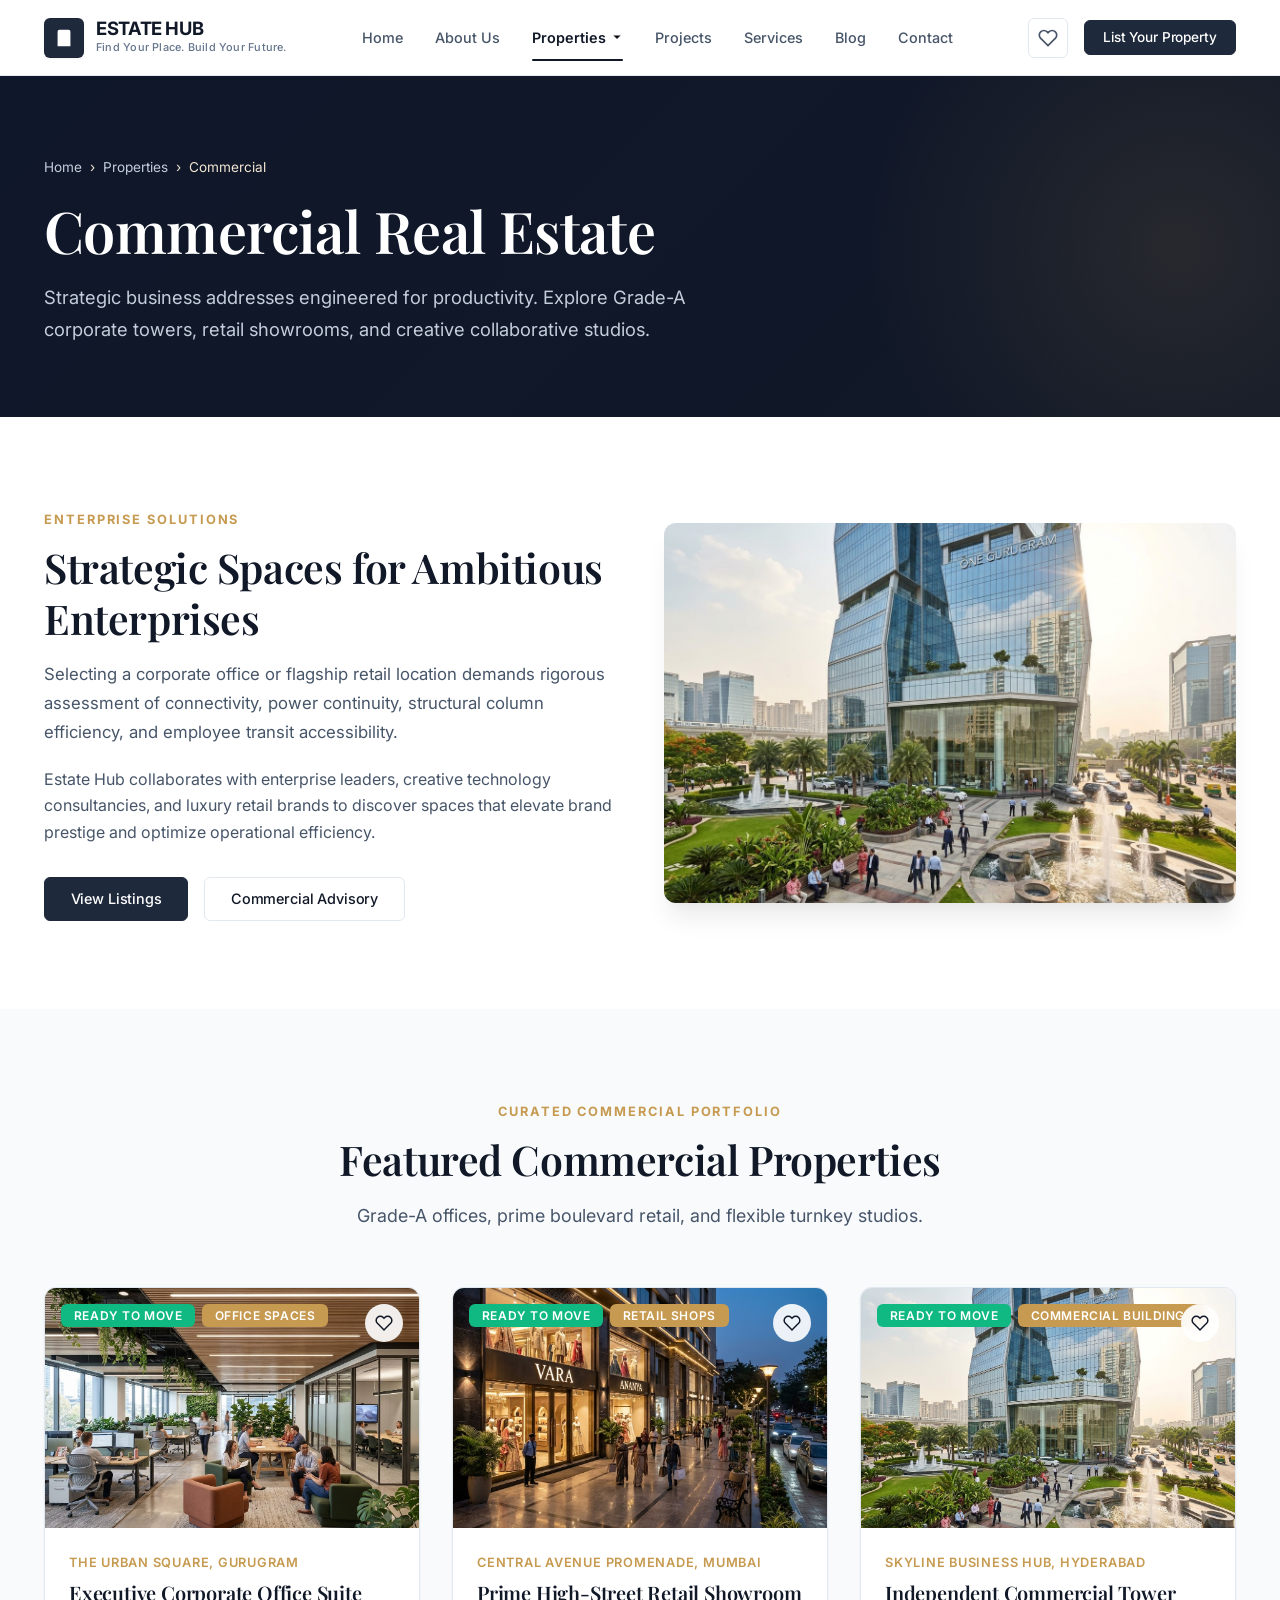
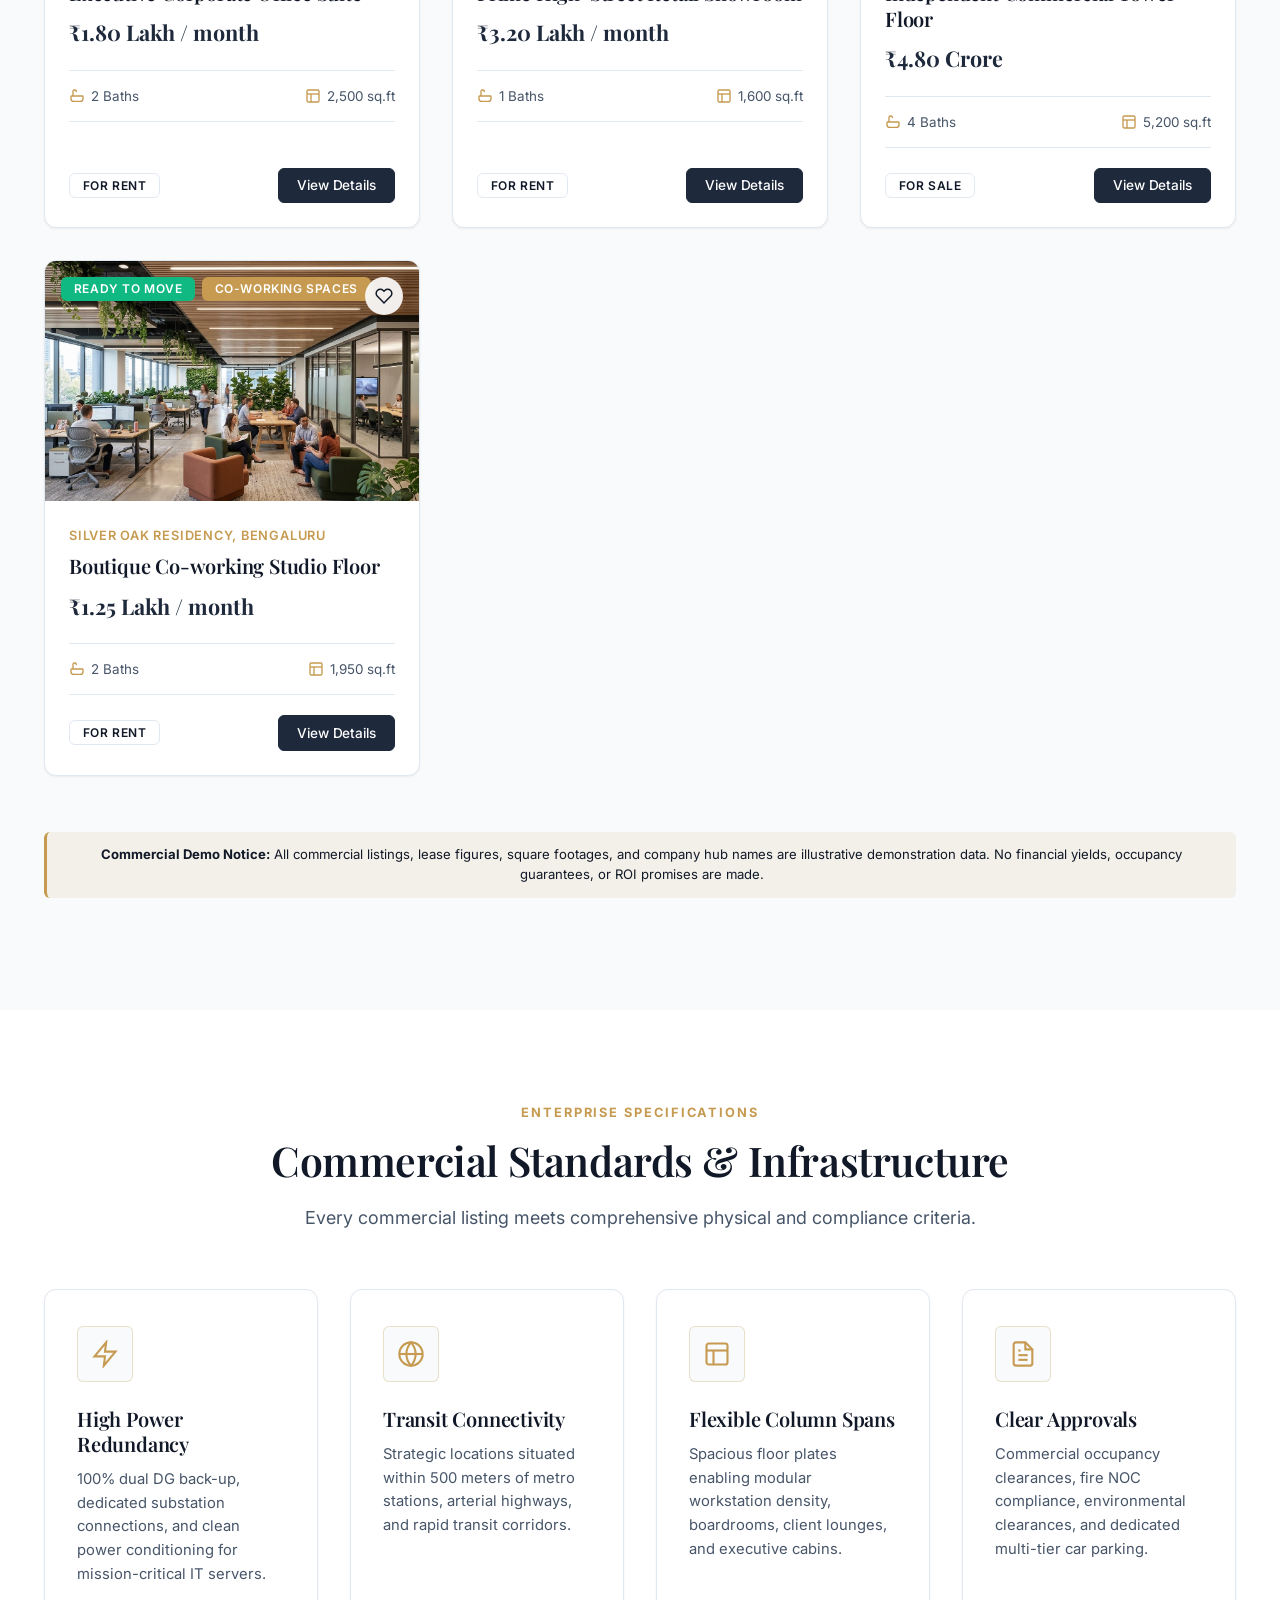
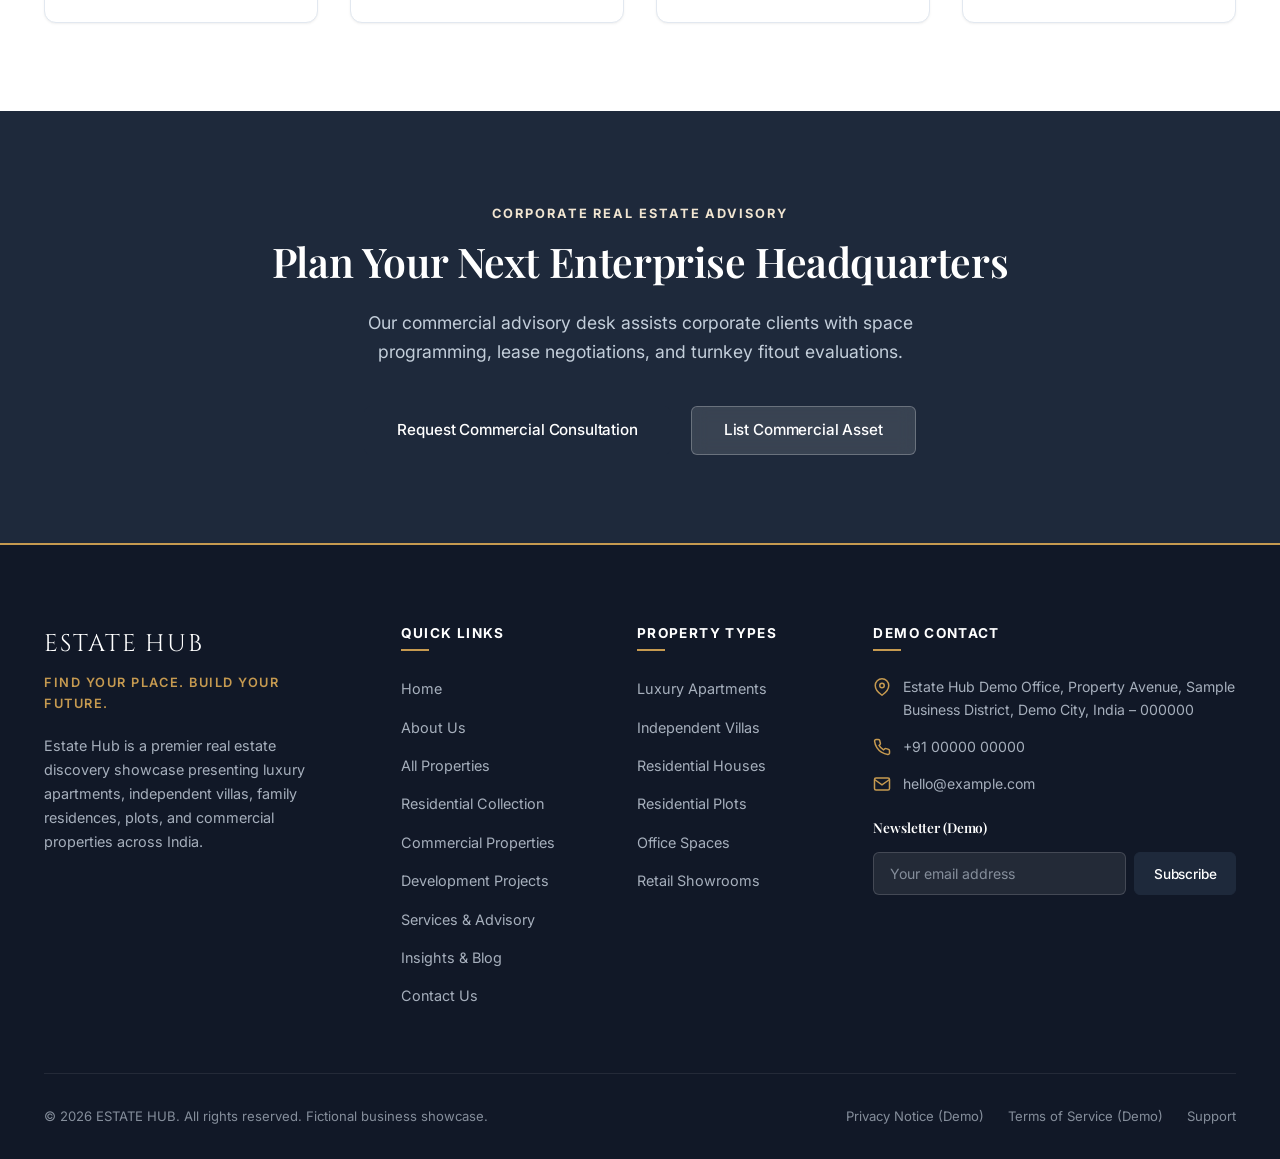
<file: commercial.html>
<!DOCTYPE html>
<html lang="en">
<head>
  <meta charset="UTF-8">
  <meta name="viewport" content="width=device-width, initial-scale=1.0">
  <title>Commercial Properties | ESTATE HUB - Corporate Offices & Retail Spaces</title>
  <meta name="description" content="Explore Grade-A commercial office suites, high-street retail showrooms, independent commercial floors, and co-working hubs in India with Estate Hub.">
  <link rel="stylesheet" href="assets/css/style.css">
</head>
<body>

  <!-- ==================== HEADER ==================== -->
  <header class="site-header">
    <div class="container header-container">
      <a href="index.html" class="brand-logo" aria-label="Estate Hub Homepage">
        <div class="brand-mark">
          <svg viewBox="0 0 24 24">
            <path d="M3 21h18M9 8h1M9 12h1M9 16h1M14 8h1M14 12h1M14 16h1M5 21V5a2 2 0 0 1 2-2h10a2 2 0 0 1 2 2v16"></path>
          </svg>
        </div>
        <div class="brand-text">
          <span class="brand-name">ESTATE HUB</span>
          <span class="brand-tagline">Find Your Place. Build Your Future.</span>
        </div>
      </a>

      <nav class="main-nav" aria-label="Main Navigation">
        <ul class="nav-list">
          <li class="nav-item"><a href="index.html" class="nav-link">Home</a></li>
          <li class="nav-item"><a href="about.html" class="nav-link">About Us</a></li>
          <li class="nav-item has-dropdown">
            <a href="properties.html" class="nav-link active">
              Properties
              <svg class="nav-arrow" viewBox="0 0 24 24"><polyline points="6 9 12 15 18 9"></polyline></svg>
            </a>
            <div class="nav-dropdown">
              <a href="properties.html" class="dropdown-link">All Properties</a>
              <a href="residential.html" class="dropdown-link">Residential Properties</a>
              <a href="commercial.html" class="dropdown-link">Commercial Properties</a>
            </div>
          </li>
          <li class="nav-item"><a href="projects.html" class="nav-link">Projects</a></li>
          <li class="nav-item"><a href="services.html" class="nav-link">Services</a></li>
          <li class="nav-item"><a href="blog.html" class="nav-link">Blog</a></li>
          <li class="nav-item"><a href="contact.html" class="nav-link">Contact</a></li>
        </ul>
      </nav>

      <div class="header-actions">
        <button class="fav-header-btn" aria-label="View Favourites" title="Saved Favourites">
          <svg viewBox="0 0 24 24">
            <path d="M20.84 4.61a5.5 5.5 0 0 0-7.78 0L12 5.67l-1.06-1.06a5.5 5.5 0 0 0-7.78 7.78l1.06 1.06L12 21.23l7.78-7.78 1.06-1.06a5.5 5.5 0 0 0 0-7.78z"></path>
          </svg>
          <span class="fav-badge fav-count-badge" style="display: none;">0</span>
        </button>
        <button class="btn btn-primary btn-sm" onclick="openModal('listPropertyModal')">List Your Property</button>
        <button class="menu-toggle" aria-label="Toggle Navigation Menu">
          <span class="menu-bar"></span>
          <span class="menu-bar"></span>
          <span class="menu-bar"></span>
        </button>
      </div>
    </div>
  </header>

  <main>
    <!-- ==================== HERO ==================== -->
    <section class="page-hero">
      <div class="container">
        <nav class="breadcrumb" aria-label="Breadcrumb">
          <a href="index.html">Home</a>
          <span>&rsaquo;</span>
          <a href="properties.html">Properties</a>
          <span>&rsaquo;</span>
          <span>Commercial</span>
        </nav>
        <h1 class="page-hero-title">Commercial Real Estate</h1>
        <p class="page-hero-subtitle">
          Strategic business addresses engineered for productivity. Explore Grade-A corporate towers, retail showrooms, and creative collaborative studios.
        </p>
      </div>
    </section>

    <!-- ==================== COMMERCIAL INSIGHTS ==================== -->
    <section class="section section-white">
      <div class="container">
        <div style="display: grid; grid-template-columns: repeat(auto-fit, minmax(320px, 1fr)); gap: 3rem; align-items: center;">
          <div>
            <span class="section-eyebrow">Enterprise Solutions</span>
            <h2 class="section-title">Strategic Spaces for Ambitious Enterprises</h2>
            <p style="font-size: 1.05rem; line-height: 1.7; margin-bottom: 1.25rem;">
              Selecting a corporate office or flagship retail location demands rigorous assessment of connectivity, power continuity, structural column efficiency, and employee transit accessibility.
            </p>
            <p style="margin-bottom: 2rem;">
              Estate Hub collaborates with enterprise leaders, creative technology consultancies, and luxury retail brands to discover spaces that elevate brand prestige and optimize operational efficiency.
            </p>
            <div style="display: flex; gap: 1rem; flex-wrap: wrap;">
              <a href="#commercialListingGrid" class="btn btn-primary">View Listings</a>
              <a href="contact.html" class="btn btn-outline">Commercial Advisory</a>
            </div>
          </div>
          <div>
            <img src="assets/images/commercial-building.webp" alt="Grade A commercial tower" style="border-radius: var(--radius-md); box-shadow: var(--shadow-lg); width: 100%; height: 380px; object-fit: cover;">
          </div>
        </div>
      </div>
    </section>

    <!-- ==================== COMMERCIAL LISTINGS ==================== -->
    <section id="commercialListingGrid" class="section section-cream">
      <div class="container">
        <div class="section-header text-center">
          <span class="section-eyebrow">Curated Commercial Portfolio</span>
          <h2 class="section-title">Featured Commercial Properties</h2>
          <p class="section-subtitle">Grade-A offices, prime boulevard retail, and flexible turnkey studios.</p>
        </div>

        <div id="commercialGrid" class="property-grid">
          <!-- Populated by script -->
        </div>

        <div class="demo-disclaimer text-center" style="margin-top: 3.5rem;">
          <strong>Commercial Demo Notice:</strong> All commercial listings, lease figures, square footages, and company hub names are illustrative demonstration data. No financial yields, occupancy guarantees, or ROI promises are made.
        </div>
      </div>
    </section>

    <!-- ==================== WORKSPACE ADVANTAGES ==================== -->
    <section class="section section-white">
      <div class="container">
        <div class="section-header text-center">
          <span class="section-eyebrow">Enterprise Specifications</span>
          <h2 class="section-title">Commercial Standards & Infrastructure</h2>
          <p class="section-subtitle">Every commercial listing meets comprehensive physical and compliance criteria.</p>
        </div>

        <div class="features-grid">
          <div class="feature-card">
            <div class="feature-icon">
              <svg viewBox="0 0 24 24"><polygon points="13 2 3 14 12 14 11 22 21 10 12 10 13 2"></polygon></svg>
            </div>
            <h3 class="feature-title">High Power Redundancy</h3>
            <p class="feature-desc">100% dual DG back-up, dedicated substation connections, and clean power conditioning for mission-critical IT servers.</p>
          </div>

          <div class="feature-card">
            <div class="feature-icon">
              <svg viewBox="0 0 24 24"><circle cx="12" cy="12" r="10"></circle><path d="M2 12h20"></path><path d="M12 2a15.3 15.3 0 0 1 4 10 15.3 15.3 0 0 1-4 10 15.3 15.3 0 0 1-4-10 15.3 15.3 0 0 1 4-10z"></path></svg>
            </div>
            <h3 class="feature-title">Transit Connectivity</h3>
            <p class="feature-desc">Strategic locations situated within 500 meters of metro stations, arterial highways, and rapid transit corridors.</p>
          </div>

          <div class="feature-card">
            <div class="feature-icon">
              <svg viewBox="0 0 24 24"><rect width="18" height="18" x="3" y="3" rx="2"></rect><path d="M3 9h18"></path><path d="M9 21V9"></path></svg>
            </div>
            <h3 class="feature-title">Flexible Column Spans</h3>
            <p class="feature-desc">Spacious floor plates enabling modular workstation density, boardrooms, client lounges, and executive cabins.</p>
          </div>

          <div class="feature-card">
            <div class="feature-icon">
              <svg viewBox="0 0 24 24"><path d="M14 2H6a2 2 0 0 0-2 2v16a2 2 0 0 0 2 2h12a2 2 0 0 0 2-2V8z"></path><polyline points="14 2 14 8 20 8"></polyline><line x1="16" y1="13" x2="8" y2="13"></line><line x1="16" y1="17" x2="8" y2="17"></line><polyline points="10 9 9 9 8 9"></polyline></svg>
            </div>
            <h3 class="feature-title">Clear Approvals</h3>
            <p class="feature-desc">Commercial occupancy clearances, fire NOC compliance, environmental clearances, and dedicated multi-tier car parking.</p>
          </div>
        </div>
      </div>
    </section>

    <!-- ==================== CTA ==================== -->
    <section class="section section-navy">
      <div class="container text-center">
        <span class="section-eyebrow" style="color: var(--color-gold-light);">Corporate Real Estate Advisory</span>
        <h2 class="section-title" style="color: var(--color-white); max-width: 780px; margin: 0 auto 1.25rem;">
          Plan Your Next Enterprise Headquarters
        </h2>
        <p style="color: #C3CEDA; max-width: 600px; margin: 0 auto 2.5rem; font-size: 1.1rem;">
          Our commercial advisory desk assists corporate clients with space programming, lease negotiations, and turnkey fitout evaluations.
        </p>
        <div style="display: flex; gap: 1.25rem; justify-content: center; flex-wrap: wrap;">
          <a href="contact.html?enquiry=commercial" class="btn btn-primary btn-lg">Request Commercial Consultation</a>
          <button class="btn btn-outline-white btn-lg" onclick="openModal('listPropertyModal')">List Commercial Asset</button>
        </div>
      </div>
    </section>
  </main>

  <!-- ==================== FOOTER ==================== -->
  <footer class="site-footer">
    <div class="container">
      <div class="footer-top">
        <div>
          <div class="footer-brand-title">ESTATE HUB</div>
          <div class="footer-tagline">Find Your Place. Build Your Future.</div>
          <p class="footer-desc">
            Estate Hub is a premier real estate discovery showcase presenting luxury apartments, independent villas, family residences, plots, and commercial properties across India.
          </p>
        </div>

        <div>
          <h4 class="footer-col-title">Quick Links</h4>
          <ul class="footer-links">
            <li><a href="index.html">Home</a></li>
            <li><a href="about.html">About Us</a></li>
            <li><a href="properties.html">All Properties</a></li>
            <li><a href="residential.html">Residential Collection</a></li>
            <li><a href="commercial.html">Commercial Properties</a></li>
            <li><a href="projects.html">Development Projects</a></li>
            <li><a href="services.html">Services & Advisory</a></li>
            <li><a href="blog.html">Insights & Blog</a></li>
            <li><a href="contact.html">Contact Us</a></li>
          </ul>
        </div>

        <div>
          <h4 class="footer-col-title">Property Types</h4>
          <ul class="footer-links">
            <li><a href="properties.html?category=apartments">Luxury Apartments</a></li>
            <li><a href="properties.html?category=villas">Independent Villas</a></li>
            <li><a href="properties.html?category=houses">Residential Houses</a></li>
            <li><a href="properties.html?category=plots">Residential Plots</a></li>
            <li><a href="properties.html?category=commercial">Office Spaces</a></li>
            <li><a href="properties.html?category=commercial">Retail Showrooms</a></li>
          </ul>
        </div>

        <div>
          <h4 class="footer-col-title">Demo Contact</h4>
          <div class="footer-contact-item">
            <svg viewBox="0 0 24 24"><path d="M21 10c0 7-9 13-9 13s-9-6-9-13a9 9 0 0 1 18 0z"></path><circle cx="12" cy="10" r="3"></circle></svg>
            <span>Estate Hub Demo Office, Property Avenue, Sample Business District, Demo City, India – 000000</span>
          </div>
          <div class="footer-contact-item">
            <svg viewBox="0 0 24 24"><path d="M22 16.92v3a2 2 0 0 1-2.18 2 19.79 19.79 0 0 1-8.63-3.07 19.5 19.5 0 0 1-6-6 19.79 19.79 0 0 1-3.07-8.67A2 2 0 0 1 4.11 2h3a2 2 0 0 1 2 1.72 12.84 12.84 0 0 0 .7 2.81 2 2 0 0 1-.45 2.11L8.09 9.91a16 16 0 0 0 6 6l1.27-1.27a2 2 0 0 1 2.11-.45 12.84 12.84 0 0 0 2.81.7A2 2 0 0 1 22 16.92z"></path></svg>
            <span>+91 00000 00000</span>
          </div>
          <div class="footer-contact-item">
            <svg viewBox="0 0 24 24"><path d="M4 4h16c1.1 0 2 .9 2 2v12c0 1.1-.9 2-2 2H4c-1.1 0-2-.9-2-2V6c0-1.1.9-2 2-2z"></path><polyline points="22,6 12,13 2,6"></polyline></svg>
            <span>hello@example.com</span>
          </div>

          <h5 style="color: var(--color-white); font-size: 0.85rem; margin-top: 1.5rem; margin-bottom: 0.5rem;">Newsletter (Demo)</h5>
          <form class="newsletter-form">
            <input type="email" class="newsletter-input" placeholder="Your email address" required>
            <button type="submit" class="btn btn-primary btn-sm">Subscribe</button>
          </form>
        </div>
      </div>

      <div class="footer-bottom">
        <div>&copy; 2026 ESTATE HUB. All rights reserved. Fictional business showcase.</div>
        <div class="footer-bottom-links">
          <a href="about.html">Privacy Notice (Demo)</a>
          <a href="about.html">Terms of Service (Demo)</a>
          <a href="contact.html">Support</a>
        </div>
      </div>
    </div>
  </footer>

  <!-- ==================== MODALS ==================== -->
  <div id="listPropertyModal" class="modal-overlay" role="dialog" aria-modal="true" aria-labelledby="listPropertyTitle">
    <div class="modal-card">
      <div class="modal-header">
        <h3 id="listPropertyTitle" class="modal-title">List Your Property with Estate Hub</h3>
        <button class="modal-close" aria-label="Close modal">&times;</button>
      </div>
      <div class="modal-body">
        <form id="listPropertyForm">
          <div class="modal-form-grid">
            <div class="form-group">
              <label class="form-label" for="ownerName">Owner / Company Name *</label>
              <input type="text" id="ownerName" class="form-input" required placeholder="e.g. Apex Enterprises">
            </div>
            <div class="form-group">
              <label class="form-label" for="ownerPhone">Phone Number *</label>
              <input type="tel" id="ownerPhone" class="form-input" required placeholder="+91 98765 43210">
            </div>
            <div class="form-group full-width">
              <label class="form-label" for="ownerEmail">Official Email *</label>
              <input type="email" id="ownerEmail" class="form-input" required placeholder="contact@company.com">
            </div>
            <div class="form-group full-width">
              <label class="form-label" for="propTitleInput">Property Title *</label>
              <input type="text" id="propTitleInput" class="form-input" required placeholder="e.g. Corporate Office Suite, 8th Floor">
            </div>
            <div class="form-group">
              <label class="form-label" for="propCategoryInput">Property Category *</label>
              <select id="propCategoryInput" class="form-select" required>
                <option value="commercial">Commercial Office</option>
                <option value="commercial">Retail Showroom</option>
                <option value="commercial">Commercial Building Floor</option>
                <option value="commercial">Co-working Hub</option>
              </select>
            </div>
            <div class="form-group">
              <label class="form-label" for="propLocationInput">Locality & City *</label>
              <input type="text" id="propLocationInput" class="form-input" required placeholder="e.g. Urban Square, Gurugram">
            </div>
            <div class="form-group">
              <label class="form-label" for="propPriceInput">Price / Rent Amount *</label>
              <input type="text" id="propPriceInput" class="form-input" required placeholder="e.g. ₹2.5 Lakh / month">
            </div>
            <div class="form-group">
              <label class="form-label" for="propAreaInput">Carpet / Built-up Area *</label>
              <input type="text" id="propAreaInput" class="form-input" required placeholder="e.g. 3500 sq.ft.">
            </div>
            <div class="form-group full-width">
              <label class="form-label" for="propDescInput">Property Details</label>
              <textarea id="propDescInput" class="form-input" rows="3" placeholder="Workstation capacity, cabins, power backup, floor level..."></textarea>
            </div>
          </div>
          <div id="listPropertyAlert" class="demo-alert"></div>
          <div style="margin-top: 1.5rem; display: flex; justify-content: flex-end; gap: 1rem;">
            <button type="button" class="btn btn-outline btn-modal-close">Cancel</button>
            <button type="submit" class="btn btn-primary">Submit Demo Listing</button>
          </div>
        </form>
      </div>
    </div>
  </div>

  <div id="favModal" class="modal-overlay" role="dialog" aria-modal="true" aria-labelledby="favModalTitle">
    <div class="modal-card">
      <div class="modal-header">
        <h3 id="favModalTitle" class="modal-title">Your Shortlisted Favourites</h3>
        <button class="modal-close" aria-label="Close modal">&times;</button>
      </div>
      <div class="modal-body" id="favModalList"></div>
    </div>
  </div>

  <button class="back-to-top" aria-label="Back to top">
    <svg width="20" height="20" viewBox="0 0 24 24" fill="none" stroke="currentColor" stroke-width="2.5"><polyline points="18 15 12 9 6 15"></polyline></svg>
  </button>

  <script src="assets/js/properties.js"></script>
  <script src="assets/js/script.js"></script>
  <script>
    document.addEventListener("DOMContentLoaded", () => {
      const grid = document.getElementById("commercialGrid");
      if (grid && typeof propertiesData !== "undefined") {
        const commList = propertiesData.filter(p => p.commercial);
        grid.innerHTML = commList.map(p => createPropertyCardHTML(p)).join("");
        updateFavouriteButtonsUI();
      }
    });
  </script>
</body>
</html>
</file>
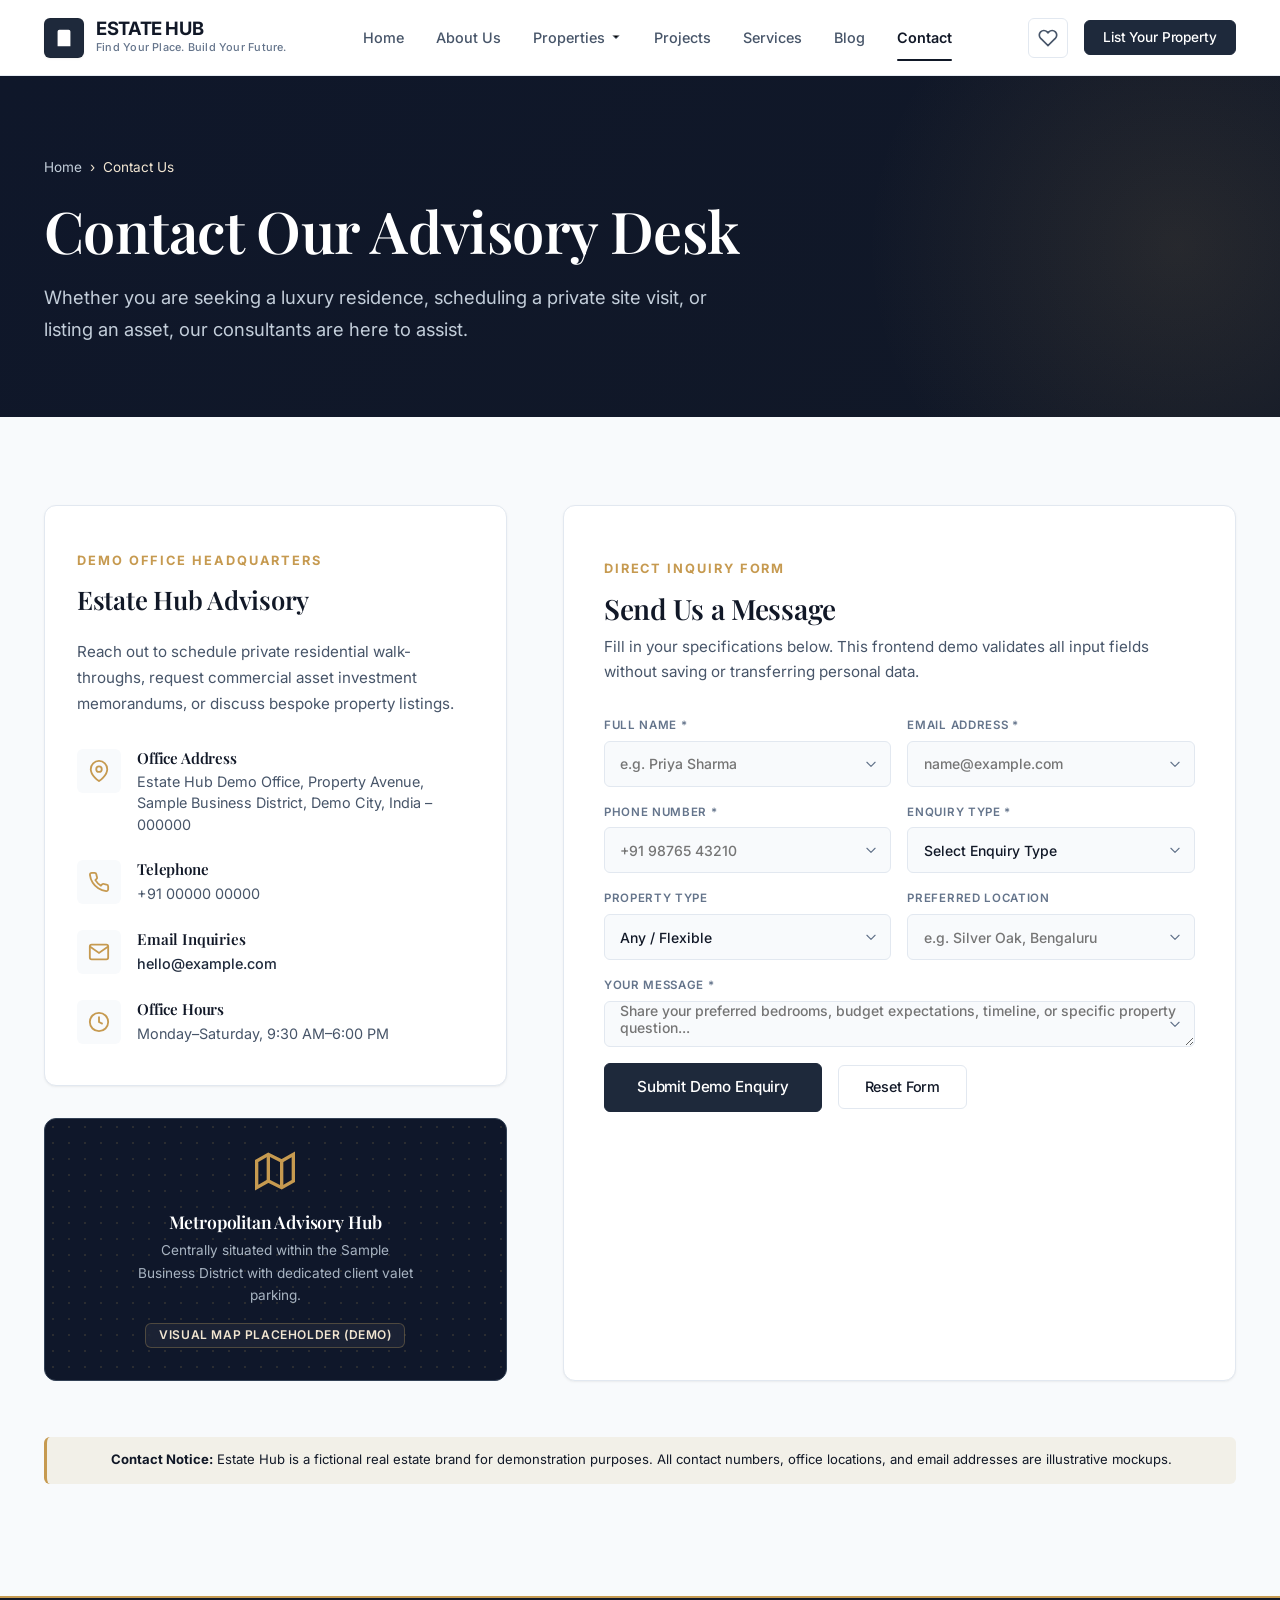
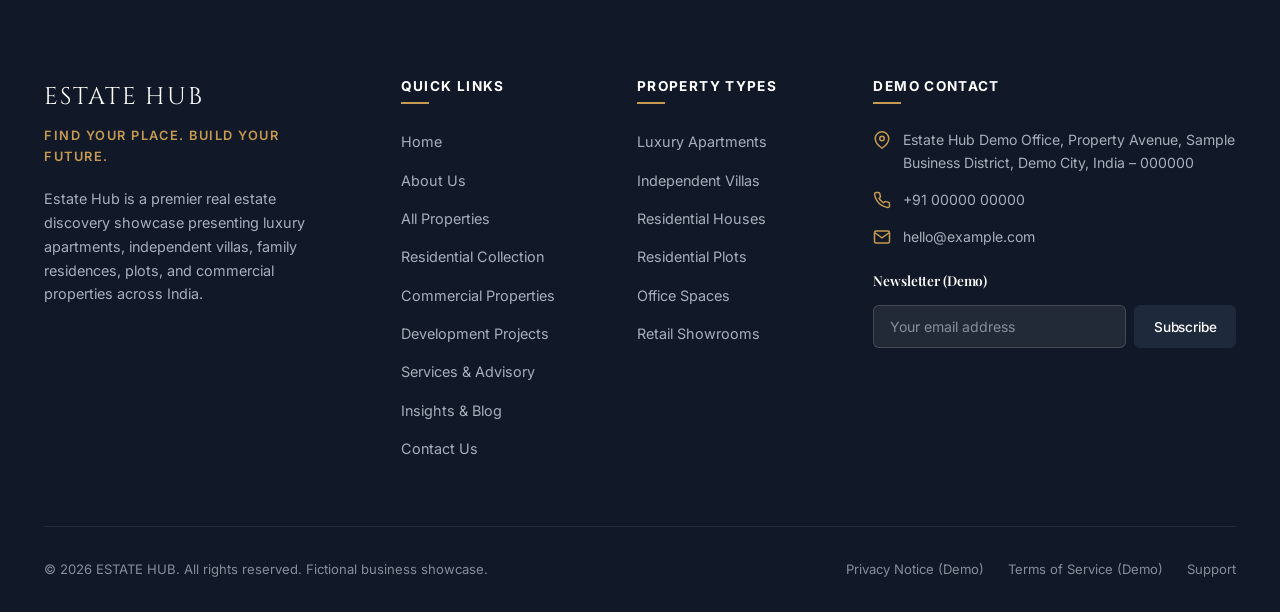
<file: contact.html>
<!DOCTYPE html>
<html lang="en">
<head>
  <meta charset="UTF-8">
  <meta name="viewport" content="width=device-width, initial-scale=1.0">
  <title>Contact Us | ESTATE HUB - Connect With Our Advisory Desk</title>
  <meta name="description" content="Get in touch with Estate Hub's real estate advisory consultants for buying, renting, selling, or commercial inquiries across India.">
  <link rel="stylesheet" href="assets/css/style.css">
</head>
<body>

  <!-- ==================== HEADER ==================== -->
  <header class="site-header">
    <div class="container header-container">
      <a href="index.html" class="brand-logo" aria-label="Estate Hub Homepage">
        <div class="brand-mark">
          <svg viewBox="0 0 24 24">
            <path d="M3 21h18M9 8h1M9 12h1M9 16h1M14 8h1M14 12h1M14 16h1M5 21V5a2 2 0 0 1 2-2h10a2 2 0 0 1 2 2v16"></path>
          </svg>
        </div>
        <div class="brand-text">
          <span class="brand-name">ESTATE HUB</span>
          <span class="brand-tagline">Find Your Place. Build Your Future.</span>
        </div>
      </a>

      <nav class="main-nav" aria-label="Main Navigation">
        <ul class="nav-list">
          <li class="nav-item"><a href="index.html" class="nav-link">Home</a></li>
          <li class="nav-item"><a href="about.html" class="nav-link">About Us</a></li>
          <li class="nav-item has-dropdown">
            <a href="properties.html" class="nav-link">
              Properties
              <svg class="nav-arrow" viewBox="0 0 24 24"><polyline points="6 9 12 15 18 9"></polyline></svg>
            </a>
            <div class="nav-dropdown">
              <a href="properties.html" class="dropdown-link">All Properties</a>
              <a href="residential.html" class="dropdown-link">Residential Properties</a>
              <a href="commercial.html" class="dropdown-link">Commercial Properties</a>
            </div>
          </li>
          <li class="nav-item"><a href="projects.html" class="nav-link">Projects</a></li>
          <li class="nav-item"><a href="services.html" class="nav-link">Services</a></li>
          <li class="nav-item"><a href="blog.html" class="nav-link">Blog</a></li>
          <li class="nav-item"><a href="contact.html" class="nav-link active">Contact</a></li>
        </ul>
      </nav>

      <div class="header-actions">
        <button class="fav-header-btn" aria-label="View Favourites" title="Saved Favourites">
          <svg viewBox="0 0 24 24">
            <path d="M20.84 4.61a5.5 5.5 0 0 0-7.78 0L12 5.67l-1.06-1.06a5.5 5.5 0 0 0-7.78 7.78l1.06 1.06L12 21.23l7.78-7.78 1.06-1.06a5.5 5.5 0 0 0 0-7.78z"></path>
          </svg>
          <span class="fav-badge fav-count-badge" style="display: none;">0</span>
        </button>
        <button class="btn btn-primary btn-sm" onclick="openModal('listPropertyModal')">List Your Property</button>
        <button class="menu-toggle" aria-label="Toggle Navigation Menu">
          <span class="menu-bar"></span>
          <span class="menu-bar"></span>
          <span class="menu-bar"></span>
        </button>
      </div>
    </div>
  </header>

  <main>
    <!-- ==================== HERO ==================== -->
    <section class="page-hero">
      <div class="container">
        <nav class="breadcrumb" aria-label="Breadcrumb">
          <a href="index.html">Home</a>
          <span>&rsaquo;</span>
          <span>Contact Us</span>
        </nav>
        <h1 class="page-hero-title">Contact Our Advisory Desk</h1>
        <p class="page-hero-subtitle">
          Whether you are seeking a luxury residence, scheduling a private site visit, or listing an asset, our consultants are here to assist.
        </p>
      </div>
    </section>

    <!-- ==================== MAIN CONTACT SECTION ==================== -->
    <section class="section section-cream">
      <div class="container">
        <div style="display: grid; grid-template-columns: 1.1fr 1.6fr; gap: 3.5rem;">
          <!-- Left: Contact Details Card -->
          <div>
            <div style="background: var(--color-white); padding: 2.5rem 2rem; border-radius: var(--radius-md); border: 1px solid var(--color-border); box-shadow: var(--shadow-sm); margin-bottom: 2rem;">
              <span class="section-eyebrow">Demo Office Headquarters</span>
              <h2 style="font-size: 1.6rem; margin-bottom: 1.5rem;">Estate Hub Advisory</h2>
              <p style="font-size: 0.95rem; color: var(--color-body); margin-bottom: 2rem; line-height: 1.7;">
                Reach out to schedule private residential walk-throughs, request commercial asset investment memorandums, or discuss bespoke property listings.
              </p>

              <!-- Address -->
              <div style="display: flex; gap: 1rem; margin-bottom: 1.5rem; align-items: flex-start;">
                <div style="width: 44px; height: 44px; border-radius: var(--radius-sm); background: var(--color-cream); display: flex; align-items: center; justify-content: center; color: var(--color-gold); flex-shrink: 0;">
                  <svg width="22" height="22" viewBox="0 0 24 24" fill="none" stroke="currentColor" stroke-width="2"><path d="M21 10c0 7-9 13-9 13s-9-6-9-13a9 9 0 0 1 18 0z"></path><circle cx="12" cy="10" r="3"></circle></svg>
                </div>
                <div>
                  <h4 style="font-size: 0.95rem; margin-bottom: 0.2rem;">Office Address</h4>
                  <p style="font-size: 0.9rem; color: var(--color-body); line-height: 1.5;">Estate Hub Demo Office, Property Avenue, Sample Business District, Demo City, India – 000000</p>
                </div>
              </div>

              <!-- Phone -->
              <div style="display: flex; gap: 1rem; margin-bottom: 1.5rem; align-items: flex-start;">
                <div style="width: 44px; height: 44px; border-radius: var(--radius-sm); background: var(--color-cream); display: flex; align-items: center; justify-content: center; color: var(--color-gold); flex-shrink: 0;">
                  <svg width="22" height="22" viewBox="0 0 24 24" fill="none" stroke="currentColor" stroke-width="2"><path d="M22 16.92v3a2 2 0 0 1-2.18 2 19.79 19.79 0 0 1-8.63-3.07 19.5 19.5 0 0 1-6-6 19.79 19.79 0 0 1-3.07-8.67A2 2 0 0 1 4.11 2h3a2 2 0 0 1 2 1.72 12.84 12.84 0 0 0 .7 2.81 2 2 0 0 1-.45 2.11L8.09 9.91a16 16 0 0 0 6 6l1.27-1.27a2 2 0 0 1 2.11-.45 12.84 12.84 0 0 0 2.81.7A2 2 0 0 1 22 16.92z"></path></svg>
                </div>
                <div>
                  <h4 style="font-size: 0.95rem; margin-bottom: 0.2rem;">Telephone</h4>
                  <p style="font-size: 0.9rem; color: var(--color-body);">+91 00000 00000</p>
                </div>
              </div>

              <!-- Email -->
              <div style="display: flex; gap: 1rem; margin-bottom: 1.5rem; align-items: flex-start;">
                <div style="width: 44px; height: 44px; border-radius: var(--radius-sm); background: var(--color-cream); display: flex; align-items: center; justify-content: center; color: var(--color-gold); flex-shrink: 0;">
                  <svg width="22" height="22" viewBox="0 0 24 24" fill="none" stroke="currentColor" stroke-width="2"><path d="M4 4h16c1.1 0 2 .9 2 2v12c0 1.1-.9 2-2 2H4c-1.1 0-2-.9-2-2V6c0-1.1.9-2 2-2z"></path><polyline points="22,6 12,13 2,6"></polyline></svg>
                </div>
                <div>
                  <h4 style="font-size: 0.95rem; margin-bottom: 0.2rem;">Email Inquiries</h4>
                  <p style="font-size: 0.9rem; color: var(--color-body);"><a href="mailto:hello@example.com" style="color: var(--color-navy); font-weight: 500;">hello@example.com</a></p>
                </div>
              </div>

              <!-- Office Hours -->
              <div style="display: flex; gap: 1rem; align-items: flex-start;">
                <div style="width: 44px; height: 44px; border-radius: var(--radius-sm); background: var(--color-cream); display: flex; align-items: center; justify-content: center; color: var(--color-gold); flex-shrink: 0;">
                  <svg width="22" height="22" viewBox="0 0 24 24" fill="none" stroke="currentColor" stroke-width="2"><circle cx="12" cy="12" r="10"></circle><polyline points="12 6 12 12 16 14"></polyline></svg>
                </div>
                <div>
                  <h4 style="font-size: 0.95rem; margin-bottom: 0.2rem;">Office Hours</h4>
                  <p style="font-size: 0.9rem; color: var(--color-body);">Monday–Saturday, 9:30 AM–6:00 PM</p>
                </div>
              </div>
            </div>

            <!-- Stylized Map Placeholder -->
            <div style="background: var(--color-navy-dark); border-radius: var(--radius-md); padding: 2rem; color: var(--color-white); position: relative; overflow: hidden; border: 1px solid var(--color-border-dark); text-align: center;">
              <div style="position: absolute; top: 0; left: 0; width: 100%; height: 100%; opacity: 0.15; background: radial-gradient(circle at center, #C6A15B 1px, transparent 1px); background-size: 16px 16px;"></div>
              <div style="position: relative; z-index: 2;">
                <svg width="40" height="40" viewBox="0 0 24 24" fill="none" stroke="var(--color-gold)" stroke-width="2" style="margin-bottom: 0.75rem;">
                  <polygon points="1 6 1 22 8 18 16 22 23 18 23 2 16 6 8 2 1 6"></polygon>
                  <line x1="8" y1="2" x2="8" y2="18"></line>
                  <line x1="16" y1="6" x2="16" y2="22"></line>
                </svg>
                <h4 style="font-size: 1.1rem; color: var(--color-white); margin-bottom: 0.4rem;">Metropolitan Advisory Hub</h4>
                <p style="font-size: 0.85rem; color: #A8B4C2; max-width: 280px; margin: 0 auto;">
                  Centrally situated within the Sample Business District with dedicated client valet parking.
                </p>
                <span class="badge badge-outline" style="margin-top: 1rem; color: var(--color-gold-light); border-color: rgba(198,161,91,0.3); background: rgba(255,255,255,0.05);">Visual Map Placeholder (Demo)</span>
              </div>
            </div>
          </div>

          <!-- Right: Comprehensive Contact Form -->
          <div style="background: var(--color-white); padding: 3rem 2.5rem; border-radius: var(--radius-md); border: 1px solid var(--color-border); box-shadow: var(--shadow-sm);">
            <span class="section-eyebrow">Direct Inquiry Form</span>
            <h2 style="font-size: 1.75rem; margin-bottom: 0.5rem;">Send Us a Message</h2>
            <p style="font-size: 0.95rem; color: var(--color-body); margin-bottom: 2rem;">
              Fill in your specifications below. This frontend demo validates all input fields without saving or transferring personal data.
            </p>

            <form id="contactForm" novalidate onsubmit="handleContactSubmit(event)">
              <div class="modal-form-grid" style="margin-bottom: 1rem;">
                <div class="form-group">
                  <label class="form-label" for="contactFullName">Full Name *</label>
                  <input type="text" id="contactFullName" class="form-input" required placeholder="e.g. Priya Sharma">
                  <span class="error-msg" id="errName" style="color: var(--color-danger); font-size: 0.75rem; display: none;">Please enter your full name.</span>
                </div>

                <div class="form-group">
                  <label class="form-label" for="contactEmail">Email Address *</label>
                  <input type="email" id="contactEmail" class="form-input" required placeholder="name@example.com">
                  <span class="error-msg" id="errEmail" style="color: var(--color-danger); font-size: 0.75rem; display: none;">Please provide a valid email address.</span>
                </div>

                <div class="form-group">
                  <label class="form-label" for="contactPhone">Phone Number *</label>
                  <input type="tel" id="contactPhone" class="form-input" required placeholder="+91 98765 43210">
                  <span class="error-msg" id="errPhone" style="color: var(--color-danger); font-size: 0.75rem; display: none;">Please provide a valid phone number (min 10 digits).</span>
                </div>

                <div class="form-group">
                  <label class="form-label" for="contactEnquiryType">Enquiry Type *</label>
                  <select id="contactEnquiryType" class="form-select" required>
                    <option value="">Select Enquiry Type</option>
                    <option value="buying">Buying a Property</option>
                    <option value="renting">Renting a Property</option>
                    <option value="selling">Selling a Property</option>
                    <option value="commercial">Commercial Property</option>
                    <option value="general">General Enquiry</option>
                  </select>
                  <span class="error-msg" id="errEnquiry" style="color: var(--color-danger); font-size: 0.75rem; display: none;">Please select an enquiry category.</span>
                </div>

                <div class="form-group">
                  <label class="form-label" for="contactPropType">Property Type</label>
                  <select id="contactPropType" class="form-select">
                    <option value="any">Any / Flexible</option>
                    <option value="apartments">Luxury Apartment</option>
                    <option value="villas">Independent Villa</option>
                    <option value="houses">Residential House</option>
                    <option value="plots">Residential Plot</option>
                    <option value="commercial">Commercial Space / Office</option>
                  </select>
                </div>

                <div class="form-group">
                  <label class="form-label" for="contactLocation">Preferred Location</label>
                  <input type="text" id="contactLocation" class="form-input" placeholder="e.g. Silver Oak, Bengaluru">
                </div>

                <div class="form-group full-width">
                  <label class="form-label" for="contactMessage">Your Message *</label>
                  <textarea id="contactMessage" class="form-input" rows="4" required placeholder="Share your preferred bedrooms, budget expectations, timeline, or specific property question..."></textarea>
                  <span class="error-msg" id="errMessage" style="color: var(--color-danger); font-size: 0.75rem; display: none;">Please enter your message or question.</span>
                </div>
              </div>

              <div id="contactSuccessAlert" class="demo-alert" style="background: rgba(62, 128, 99, 0.15); border: 1px solid var(--color-success); color: var(--color-success); padding: 1.25rem; border-radius: var(--radius-sm); margin-bottom: 1.5rem; line-height: 1.5;">
                <strong>Thank you!</strong> Your demo enquiry has been validated successfully. No information has been transmitted or stored.
              </div>

              <div style="display: flex; gap: 1rem; align-items: center; flex-wrap: wrap;">
                <button type="submit" class="btn btn-primary btn-lg">Submit Demo Enquiry</button>
                <button type="button" class="btn btn-outline" onclick="resetContactForm()">Reset Form</button>
              </div>
            </form>
          </div>
        </div>

        <div class="demo-disclaimer text-center" style="margin-top: 3.5rem;">
          <strong>Contact Notice:</strong> Estate Hub is a fictional real estate brand for demonstration purposes. All contact numbers, office locations, and email addresses are illustrative mockups.
        </div>
      </div>
    </section>
  </main>

  <!-- ==================== FOOTER ==================== -->
  <footer class="site-footer">
    <div class="container">
      <div class="footer-top">
        <div>
          <div class="footer-brand-title">ESTATE HUB</div>
          <div class="footer-tagline">Find Your Place. Build Your Future.</div>
          <p class="footer-desc">
            Estate Hub is a premier real estate discovery showcase presenting luxury apartments, independent villas, family residences, plots, and commercial properties across India.
          </p>
        </div>

        <div>
          <h4 class="footer-col-title">Quick Links</h4>
          <ul class="footer-links">
            <li><a href="index.html">Home</a></li>
            <li><a href="about.html">About Us</a></li>
            <li><a href="properties.html">All Properties</a></li>
            <li><a href="residential.html">Residential Collection</a></li>
            <li><a href="commercial.html">Commercial Properties</a></li>
            <li><a href="projects.html">Development Projects</a></li>
            <li><a href="services.html">Services & Advisory</a></li>
            <li><a href="blog.html">Insights & Blog</a></li>
            <li><a href="contact.html">Contact Us</a></li>
          </ul>
        </div>

        <div>
          <h4 class="footer-col-title">Property Types</h4>
          <ul class="footer-links">
            <li><a href="properties.html?category=apartments">Luxury Apartments</a></li>
            <li><a href="properties.html?category=villas">Independent Villas</a></li>
            <li><a href="properties.html?category=houses">Residential Houses</a></li>
            <li><a href="properties.html?category=plots">Residential Plots</a></li>
            <li><a href="properties.html?category=commercial">Office Spaces</a></li>
            <li><a href="properties.html?category=commercial">Retail Showrooms</a></li>
          </ul>
        </div>

        <div>
          <h4 class="footer-col-title">Demo Contact</h4>
          <div class="footer-contact-item">
            <svg viewBox="0 0 24 24"><path d="M21 10c0 7-9 13-9 13s-9-6-9-13a9 9 0 0 1 18 0z"></path><circle cx="12" cy="10" r="3"></circle></svg>
            <span>Estate Hub Demo Office, Property Avenue, Sample Business District, Demo City, India – 000000</span>
          </div>
          <div class="footer-contact-item">
            <svg viewBox="0 0 24 24"><path d="M22 16.92v3a2 2 0 0 1-2.18 2 19.79 19.79 0 0 1-8.63-3.07 19.5 19.5 0 0 1-6-6 19.79 19.79 0 0 1-3.07-8.67A2 2 0 0 1 4.11 2h3a2 2 0 0 1 2 1.72 12.84 12.84 0 0 0 .7 2.81 2 2 0 0 1-.45 2.11L8.09 9.91a16 16 0 0 0 6 6l1.27-1.27a2 2 0 0 1 2.11-.45 12.84 12.84 0 0 0 2.81.7A2 2 0 0 1 22 16.92z"></path></svg>
            <span>+91 00000 00000</span>
          </div>
          <div class="footer-contact-item">
            <svg viewBox="0 0 24 24"><path d="M4 4h16c1.1 0 2 .9 2 2v12c0 1.1-.9 2-2 2H4c-1.1 0-2-.9-2-2V6c0-1.1.9-2 2-2z"></path><polyline points="22,6 12,13 2,6"></polyline></svg>
            <span>hello@example.com</span>
          </div>

          <h5 style="color: var(--color-white); font-size: 0.85rem; margin-top: 1.5rem; margin-bottom: 0.5rem;">Newsletter (Demo)</h5>
          <form class="newsletter-form">
            <input type="email" class="newsletter-input" placeholder="Your email address" required>
            <button type="submit" class="btn btn-primary btn-sm">Subscribe</button>
          </form>
        </div>
      </div>

      <div class="footer-bottom">
        <div>&copy; 2026 ESTATE HUB. All rights reserved. Fictional business showcase.</div>
        <div class="footer-bottom-links">
          <a href="about.html">Privacy Notice (Demo)</a>
          <a href="about.html">Terms of Service (Demo)</a>
          <a href="contact.html">Support</a>
        </div>
      </div>
    </div>
  </footer>

  <!-- ==================== MODALS ==================== -->
  <div id="listPropertyModal" class="modal-overlay" role="dialog" aria-modal="true" aria-labelledby="listPropertyTitle">
    <div class="modal-card">
      <div class="modal-header">
        <h3 id="listPropertyTitle" class="modal-title">List Your Property with Estate Hub</h3>
        <button class="modal-close" aria-label="Close modal">&times;</button>
      </div>
      <div class="modal-body">
        <form id="listPropertyForm">
          <div class="modal-form-grid">
            <div class="form-group">
              <label class="form-label" for="ownerName">Owner Full Name *</label>
              <input type="text" id="ownerName" class="form-input" required placeholder="e.g. Ramesh Patel">
            </div>
            <div class="form-group">
              <label class="form-label" for="ownerPhone">Phone Number *</label>
              <input type="tel" id="ownerPhone" class="form-input" required placeholder="+91 98765 43210">
            </div>
            <div class="form-group full-width">
              <label class="form-label" for="ownerEmail">Email Address *</label>
              <input type="email" id="ownerEmail" class="form-input" required placeholder="name@example.com">
            </div>
            <div class="form-group full-width">
              <label class="form-label" for="propTitleInput">Property Title *</label>
              <input type="text" id="propTitleInput" class="form-input" required placeholder="e.g. 3-BHK Luxury Sun-Deck Apartment">
            </div>
            <div class="form-group">
              <label class="form-label" for="propCategoryInput">Property Category *</label>
              <select id="propCategoryInput" class="form-select" required>
                <option value="apartments">Luxury Apartment</option>
                <option value="villas">Independent Villa</option>
                <option value="houses">Residential House</option>
                <option value="plots">Residential Plot</option>
                <option value="commercial">Commercial Space</option>
              </select>
            </div>
            <div class="form-group">
              <label class="form-label" for="propLocationInput">Locality & City *</label>
              <input type="text" id="propLocationInput" class="form-input" required placeholder="e.g. Silver Oak, Bengaluru">
            </div>
            <div class="form-group">
              <label class="form-label" for="propPriceInput">Expected Price (INR) *</label>
              <input type="text" id="propPriceInput" class="form-input" required placeholder="e.g. ₹1.25 Crore">
            </div>
            <div class="form-group">
              <label class="form-label" for="propAreaInput">Carpet / Built-up Area *</label>
              <input type="text" id="propAreaInput" class="form-input" required placeholder="e.g. 1850 sq.ft.">
            </div>
            <div class="form-group full-width">
              <label class="form-label" for="propDescInput">Property Details</label>
              <textarea id="propDescInput" class="form-input" rows="3" placeholder="Provide key highlights..."></textarea>
            </div>
          </div>
          <div id="listPropertyAlert" class="demo-alert"></div>
          <div style="margin-top: 1.5rem; display: flex; justify-content: flex-end; gap: 1rem;">
            <button type="button" class="btn btn-outline btn-modal-close">Cancel</button>
            <button type="submit" class="btn btn-primary">Submit Demo Listing</button>
          </div>
        </form>
      </div>
    </div>
  </div>

  <div id="favModal" class="modal-overlay" role="dialog" aria-modal="true" aria-labelledby="favModalTitle">
    <div class="modal-card">
      <div class="modal-header">
        <h3 id="favModalTitle" class="modal-title">Your Shortlisted Favourites</h3>
        <button class="modal-close" aria-label="Close modal">&times;</button>
      </div>
      <div class="modal-body" id="favModalList"></div>
    </div>
  </div>

  <button class="back-to-top" aria-label="Back to top">
    <svg width="20" height="20" viewBox="0 0 24 24" fill="none" stroke="currentColor" stroke-width="2.5"><polyline points="18 15 12 9 6 15"></polyline></svg>
  </button>

  <script src="assets/js/properties.js"></script>
  <script src="assets/js/script.js"></script>
  <script>
    function handleContactSubmit(e) {
      e.preventDefault();

      let isValid = true;
      const name = document.getElementById("contactFullName");
      const email = document.getElementById("contactEmail");
      const phone = document.getElementById("contactPhone");
      const enquiry = document.getElementById("contactEnquiryType");
      const msg = document.getElementById("contactMessage");

      // Reset errors
      document.querySelectorAll(".error-msg").forEach(el => el.style.display = "none");

      if (!name.value.trim()) {
        document.getElementById("errName").style.display = "block";
        isValid = false;
      }

      const emailRegex = /^[^\s@]+@[^\s@]+\.[^\s@]+$/;
      if (!email.value.trim() || !emailRegex.test(email.value.trim())) {
        document.getElementById("errEmail").style.display = "block";
        isValid = false;
      }

      const cleanPhone = phone.value.replace(/[^0-9]/g, "");
      if (cleanPhone.length < 10) {
        document.getElementById("errPhone").style.display = "block";
        isValid = false;
      }

      if (!enquiry.value) {
        document.getElementById("errEnquiry").style.display = "block";
        isValid = false;
      }

      if (!msg.value.trim()) {
        document.getElementById("errMessage").style.display = "block";
        isValid = false;
      }

      if (isValid) {
        const alertBox = document.getElementById("contactSuccessAlert");
        alertBox.style.display = "block";
        document.getElementById("contactForm").reset();

        setTimeout(() => {
          alertBox.style.display = "none";
        }, 6000);
      }
    }

    function resetContactForm() {
      document.getElementById("contactForm").reset();
      document.querySelectorAll(".error-msg").forEach(el => el.style.display = "none");
      document.getElementById("contactSuccessAlert").style.display = "none";
    }

    // Pre-select enquiry type from URL
    document.addEventListener("DOMContentLoaded", () => {
      const params = new URLSearchParams(window.location.search);
      const enq = params.get("enquiry");
      if (enq && document.getElementById("contactEnquiryType")) {
        document.getElementById("contactEnquiryType").value = enq;
      }
    });
  </script>
</body>
</html>
</file>
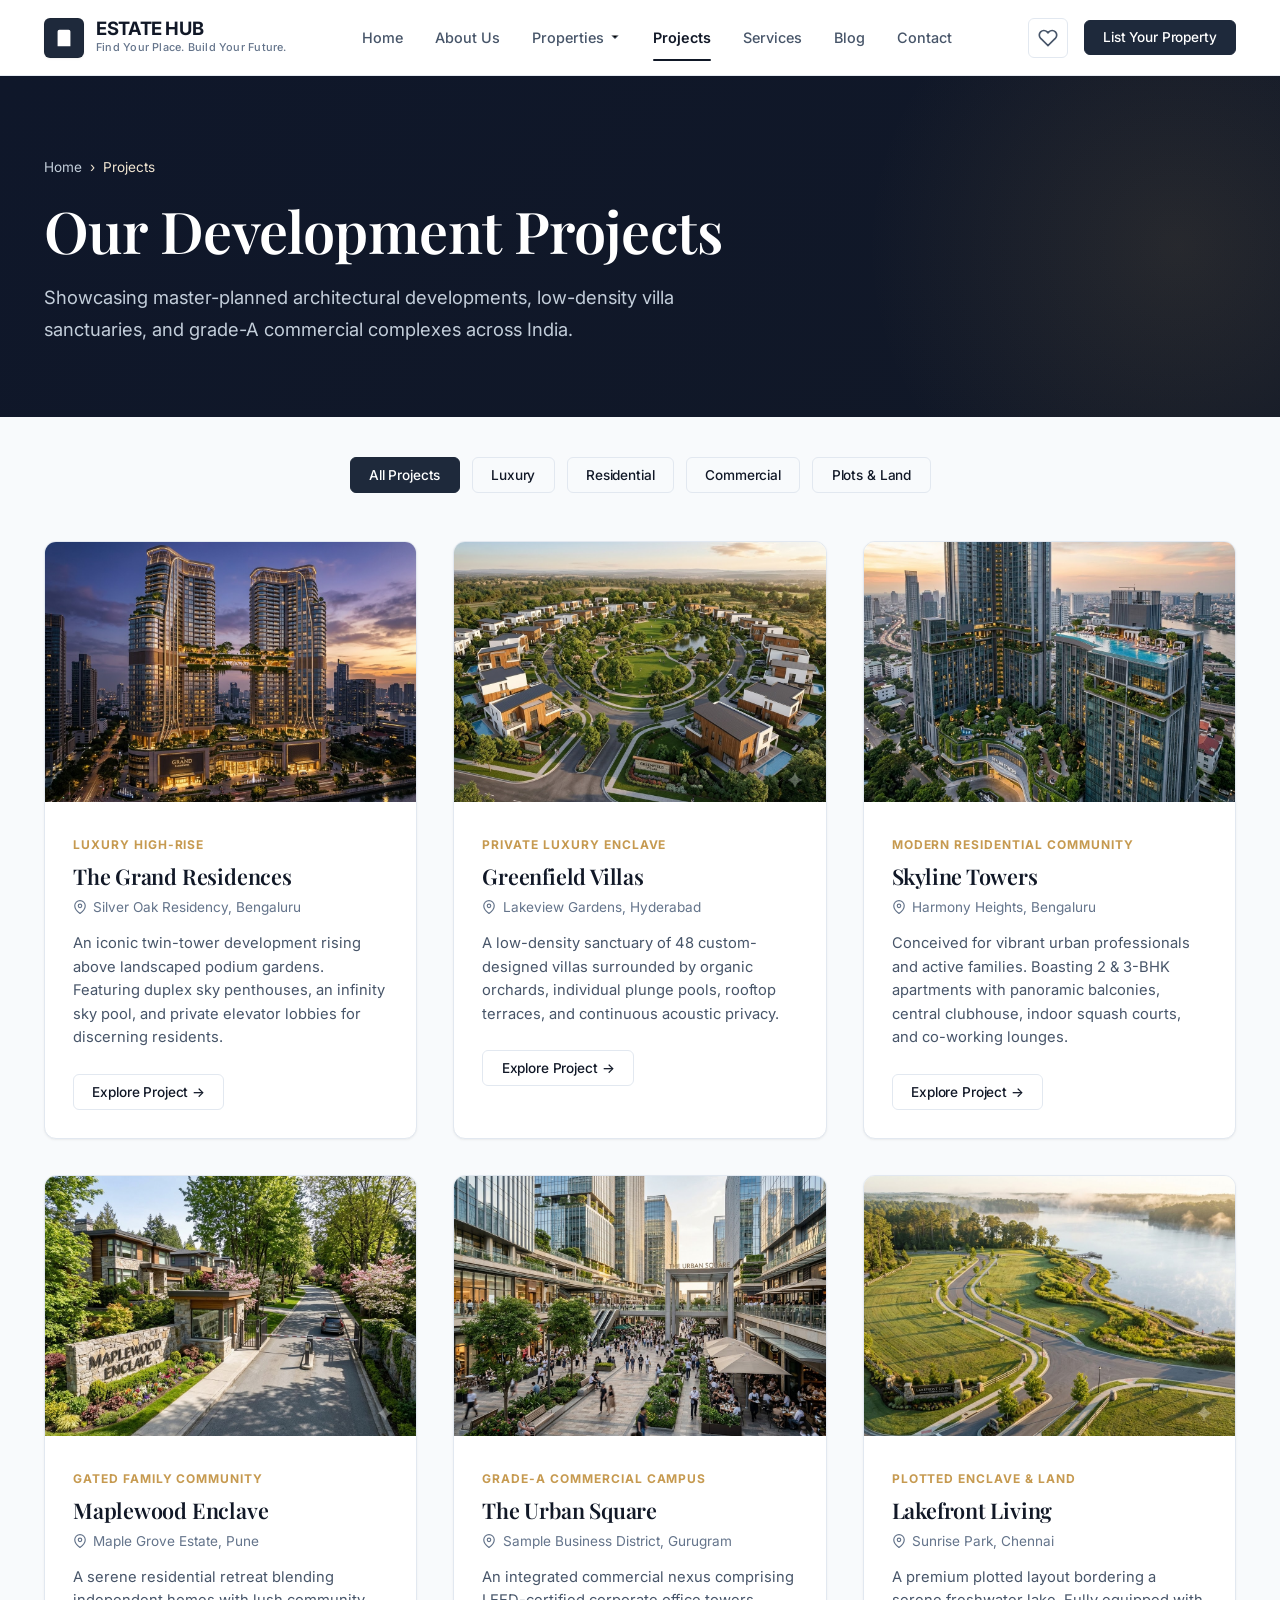
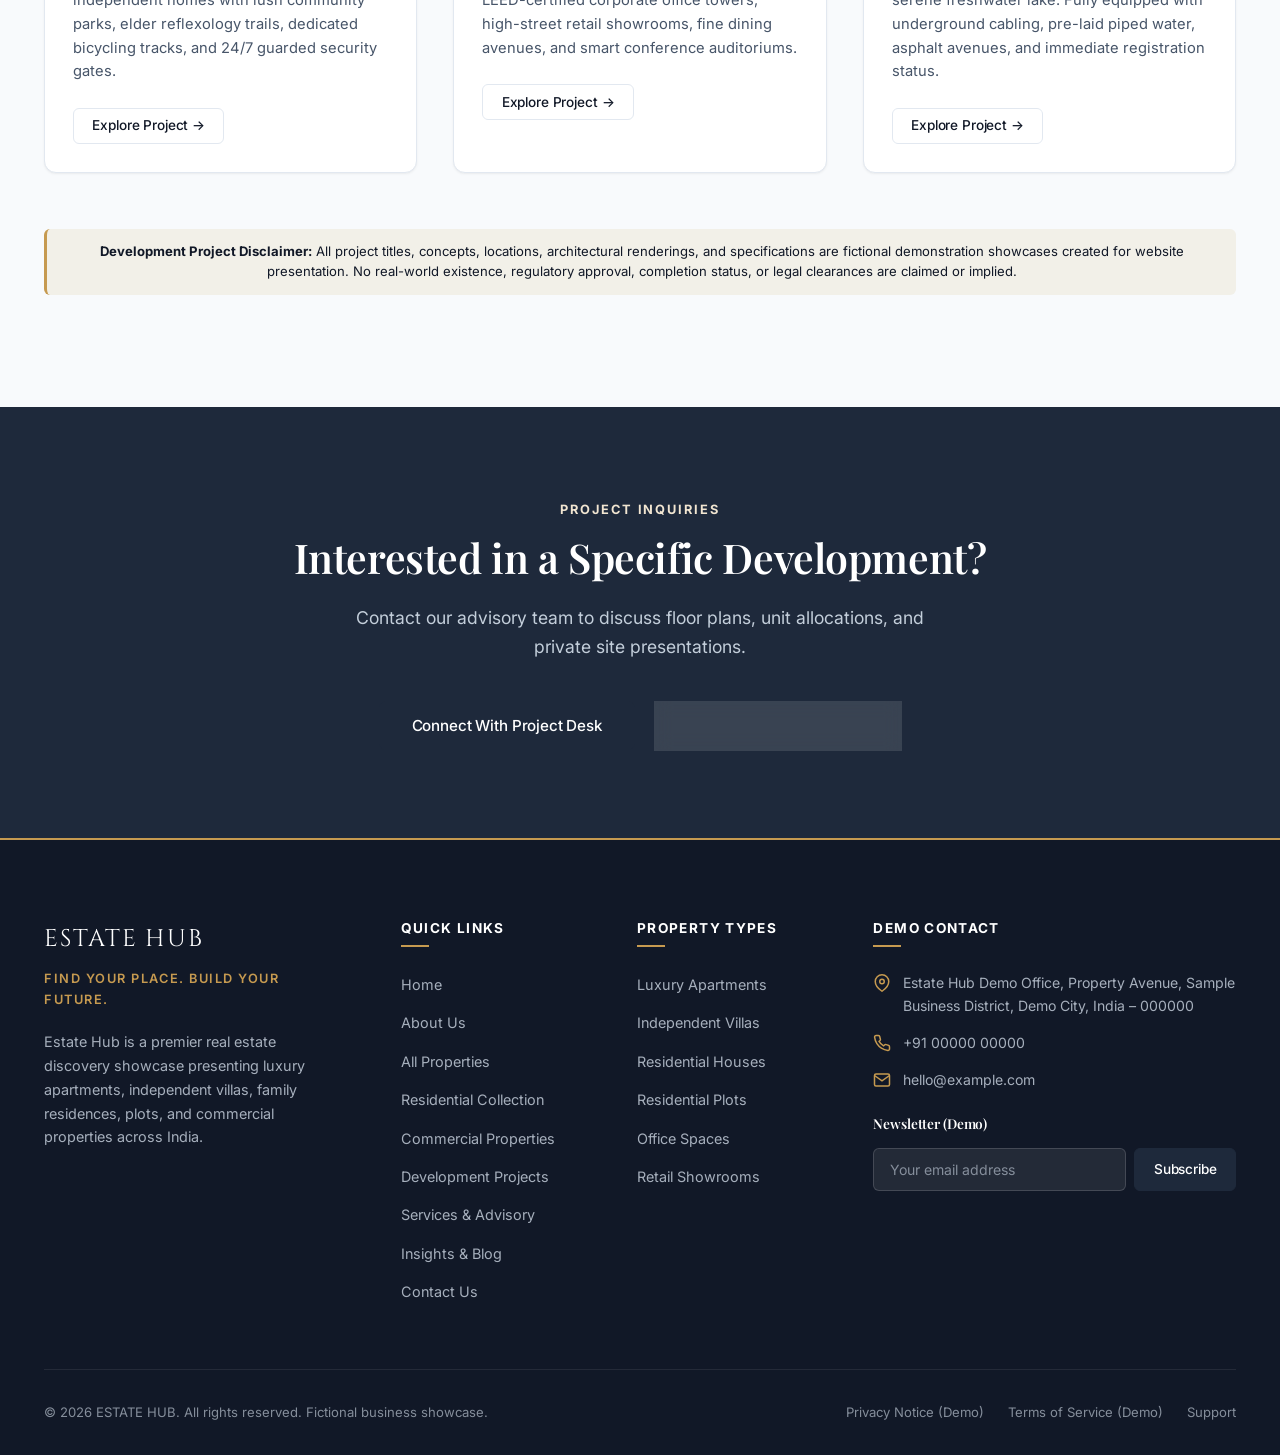
<file: projects.html>
<!DOCTYPE html>
<html lang="en">
<head>
  <meta charset="UTF-8">
  <meta name="viewport" content="width=device-width, initial-scale=1.0">
  <title>Our Projects | ESTATE HUB - Master-Planned Real Estate Developments</title>
  <meta name="description" content="Discover Estate Hub's visionary master-planned community developments: The Grand Residences, Greenfield Villas, Skyline Towers, Maplewood Enclave, The Urban Square, and Lakefront Living.">
  <link rel="stylesheet" href="assets/css/style.css">
</head>
<body>

  <!-- ==================== HEADER ==================== -->
  <header class="site-header">
    <div class="container header-container">
      <a href="index.html" class="brand-logo" aria-label="Estate Hub Homepage">
        <div class="brand-mark">
          <svg viewBox="0 0 24 24">
            <path d="M3 21h18M9 8h1M9 12h1M9 16h1M14 8h1M14 12h1M14 16h1M5 21V5a2 2 0 0 1 2-2h10a2 2 0 0 1 2 2v16"></path>
          </svg>
        </div>
        <div class="brand-text">
          <span class="brand-name">ESTATE HUB</span>
          <span class="brand-tagline">Find Your Place. Build Your Future.</span>
        </div>
      </a>

      <nav class="main-nav" aria-label="Main Navigation">
        <ul class="nav-list">
          <li class="nav-item"><a href="index.html" class="nav-link">Home</a></li>
          <li class="nav-item"><a href="about.html" class="nav-link">About Us</a></li>
          <li class="nav-item has-dropdown">
            <a href="properties.html" class="nav-link">
              Properties
              <svg class="nav-arrow" viewBox="0 0 24 24"><polyline points="6 9 12 15 18 9"></polyline></svg>
            </a>
            <div class="nav-dropdown">
              <a href="properties.html" class="dropdown-link">All Properties</a>
              <a href="residential.html" class="dropdown-link">Residential Properties</a>
              <a href="commercial.html" class="dropdown-link">Commercial Properties</a>
            </div>
          </li>
          <li class="nav-item"><a href="projects.html" class="nav-link active">Projects</a></li>
          <li class="nav-item"><a href="services.html" class="nav-link">Services</a></li>
          <li class="nav-item"><a href="blog.html" class="nav-link">Blog</a></li>
          <li class="nav-item"><a href="contact.html" class="nav-link">Contact</a></li>
        </ul>
      </nav>

      <div class="header-actions">
        <button class="fav-header-btn" aria-label="View Favourites" title="Saved Favourites">
          <svg viewBox="0 0 24 24">
            <path d="M20.84 4.61a5.5 5.5 0 0 0-7.78 0L12 5.67l-1.06-1.06a5.5 5.5 0 0 0-7.78 7.78l1.06 1.06L12 21.23l7.78-7.78 1.06-1.06a5.5 5.5 0 0 0 0-7.78z"></path>
          </svg>
          <span class="fav-badge fav-count-badge" style="display: none;">0</span>
        </button>
        <button class="btn btn-primary btn-sm" onclick="openModal('listPropertyModal')">List Your Property</button>
        <button class="menu-toggle" aria-label="Toggle Navigation Menu">
          <span class="menu-bar"></span>
          <span class="menu-bar"></span>
          <span class="menu-bar"></span>
        </button>
      </div>
    </div>
  </header>

  <main>
    <!-- ==================== HERO ==================== -->
    <section class="page-hero">
      <div class="container">
        <nav class="breadcrumb" aria-label="Breadcrumb">
          <a href="index.html">Home</a>
          <span>&rsaquo;</span>
          <span>Projects</span>
        </nav>
        <h1 class="page-hero-title">Our Development Projects</h1>
        <p class="page-hero-subtitle">
          Showcasing master-planned architectural developments, low-density villa sanctuaries, and grade-A commercial complexes across India.
        </p>
      </div>
    </section>

    <!-- ==================== PROJECT CATEGORY FILTER ==================== -->
    <section class="section section-cream" style="padding: 2.5rem 0 1.5rem;">
      <div class="container">
        <div style="display: flex; gap: 0.75rem; flex-wrap: wrap; justify-content: center;">
          <button class="btn btn-sm btn-primary proj-filter-chip" data-category="all" onclick="filterProjects('all', this)">All Projects</button>
          <button class="btn btn-sm btn-outline proj-filter-chip" data-category="luxury" onclick="filterProjects('luxury', this)">Luxury</button>
          <button class="btn btn-sm btn-outline proj-filter-chip" data-category="residential" onclick="filterProjects('residential', this)">Residential</button>
          <button class="btn btn-sm btn-outline proj-filter-chip" data-category="commercial" onclick="filterProjects('commercial', this)">Commercial</button>
          <button class="btn btn-sm btn-outline proj-filter-chip" data-category="plots" onclick="filterProjects('plots', this)">Plots & Land</button>
        </div>
      </div>
    </section>

    <!-- ==================== 6 FICTIONAL PROJECTS GRID ==================== -->
    <section class="section section-cream" style="padding-top: 1.5rem;">
      <div class="container">
        <div id="projectsGrid" class="projects-grid">
          <!-- Project 1: The Grand Residences -->
          <article class="project-card" data-category="luxury">
            <div class="project-card-media">
              <img class="project-card-img" src="assets/images/project-01.webp" alt="The Grand Residences" loading="lazy">
            </div>
            <div class="project-card-body">
              <span class="project-badge">Luxury High-Rise</span>
              <h3 class="project-card-title">The Grand Residences</h3>
              <div class="project-location">
                <svg width="14" height="14" viewBox="0 0 24 24" fill="none" stroke="currentColor" stroke-width="2"><path d="M21 10c0 7-9 13-9 13s-9-6-9-13a9 9 0 0 1 18 0z"></path><circle cx="12" cy="10" r="3"></circle></svg>
                Silver Oak Residency, Bengaluru
              </div>
              <p class="project-desc">
                An iconic twin-tower development rising above landscaped podium gardens. Featuring duplex sky penthouses, an infinity sky pool, and private elevator lobbies for discerning residents.
              </p>
              <a href="properties.html?category=apartments" class="btn btn-outline btn-sm">Explore Project &rarr;</a>
            </div>
          </article>

          <!-- Project 2: Greenfield Villas -->
          <article class="project-card" data-category="luxury">
            <div class="project-card-media">
              <img class="project-card-img" src="assets/images/project-02.webp" alt="Greenfield Villas" loading="lazy">
            </div>
            <div class="project-card-body">
              <span class="project-badge">Private Luxury Enclave</span>
              <h3 class="project-card-title">Greenfield Villas</h3>
              <div class="project-location">
                <svg width="14" height="14" viewBox="0 0 24 24" fill="none" stroke="currentColor" stroke-width="2"><path d="M21 10c0 7-9 13-9 13s-9-6-9-13a9 9 0 0 1 18 0z"></path><circle cx="12" cy="10" r="3"></circle></svg>
                Lakeview Gardens, Hyderabad
              </div>
              <p class="project-desc">
                A low-density sanctuary of 48 custom-designed villas surrounded by organic orchards, individual plunge pools, rooftop terraces, and continuous acoustic privacy.
              </p>
              <a href="properties.html?category=villas" class="btn btn-outline btn-sm">Explore Project &rarr;</a>
            </div>
          </article>

          <!-- Project 3: Skyline Towers -->
          <article class="project-card" data-category="residential">
            <div class="project-card-media">
              <img class="project-card-img" src="assets/images/project-03.webp" alt="Skyline Towers" loading="lazy">
            </div>
            <div class="project-card-body">
              <span class="project-badge">Modern Residential Community</span>
              <h3 class="project-card-title">Skyline Towers</h3>
              <div class="project-location">
                <svg width="14" height="14" viewBox="0 0 24 24" fill="none" stroke="currentColor" stroke-width="2"><path d="M21 10c0 7-9 13-9 13s-9-6-9-13a9 9 0 0 1 18 0z"></path><circle cx="12" cy="10" r="3"></circle></svg>
                Harmony Heights, Bengaluru
              </div>
              <p class="project-desc">
                Conceived for vibrant urban professionals and active families. Boasting 2 & 3-BHK apartments with panoramic balconies, central clubhouse, indoor squash courts, and co-working lounges.
              </p>
              <a href="properties.html?category=apartments" class="btn btn-outline btn-sm">Explore Project &rarr;</a>
            </div>
          </article>

          <!-- Project 4: Maplewood Enclave -->
          <article class="project-card" data-category="residential">
            <div class="project-card-media">
              <img class="project-card-img" src="assets/images/project-04.webp" alt="Maplewood Enclave" loading="lazy">
            </div>
            <div class="project-card-body">
              <span class="project-badge">Gated Family Community</span>
              <h3 class="project-card-title">Maplewood Enclave</h3>
              <div class="project-location">
                <svg width="14" height="14" viewBox="0 0 24 24" fill="none" stroke="currentColor" stroke-width="2"><path d="M21 10c0 7-9 13-9 13s-9-6-9-13a9 9 0 0 1 18 0z"></path><circle cx="12" cy="10" r="3"></circle></svg>
                Maple Grove Estate, Pune
              </div>
              <p class="project-desc">
                A serene residential retreat blending independent homes with lush community parks, elder reflexology trails, dedicated bicycling tracks, and 24/7 guarded security gates.
              </p>
              <a href="properties.html?category=houses" class="btn btn-outline btn-sm">Explore Project &rarr;</a>
            </div>
          </article>

          <!-- Project 5: The Urban Square -->
          <article class="project-card" data-category="commercial">
            <div class="project-card-media">
              <img class="project-card-img" src="assets/images/project-05.webp" alt="The Urban Square" loading="lazy">
            </div>
            <div class="project-card-body">
              <span class="project-badge">Grade-A Commercial Campus</span>
              <h3 class="project-card-title">The Urban Square</h3>
              <div class="project-location">
                <svg width="14" height="14" viewBox="0 0 24 24" fill="none" stroke="currentColor" stroke-width="2"><path d="M21 10c0 7-9 13-9 13s-9-6-9-13a9 9 0 0 1 18 0z"></path><circle cx="12" cy="10" r="3"></circle></svg>
                Sample Business District, Gurugram
              </div>
              <p class="project-desc">
                An integrated commercial nexus comprising LEED-certified corporate office towers, high-street retail showrooms, fine dining avenues, and smart conference auditoriums.
              </p>
              <a href="commercial.html" class="btn btn-outline btn-sm">Explore Project &rarr;</a>
            </div>
          </article>

          <!-- Project 6: Lakefront Living -->
          <article class="project-card" data-category="plots">
            <div class="project-card-media">
              <img class="project-card-img" src="assets/images/project-06.webp" alt="Lakefront Living" loading="lazy">
            </div>
            <div class="project-card-body">
              <span class="project-badge">Plotted Enclave & Land</span>
              <h3 class="project-card-title">Lakefront Living</h3>
              <div class="project-location">
                <svg width="14" height="14" viewBox="0 0 24 24" fill="none" stroke="currentColor" stroke-width="2"><path d="M21 10c0 7-9 13-9 13s-9-6-9-13a9 9 0 0 1 18 0z"></path><circle cx="12" cy="10" r="3"></circle></svg>
                Sunrise Park, Chennai
              </div>
              <p class="project-desc">
                A premium plotted layout bordering a serene freshwater lake. Fully equipped with underground cabling, pre-laid piped water, asphalt avenues, and immediate registration status.
              </p>
              <a href="properties.html?category=plots" class="btn btn-outline btn-sm">Explore Project &rarr;</a>
            </div>
          </article>
        </div>

        <div class="demo-disclaimer text-center" style="margin-top: 3.5rem;">
          <strong>Development Project Disclaimer:</strong> All project titles, concepts, locations, architectural renderings, and specifications are fictional demonstration showcases created for website presentation. No real-world existence, regulatory approval, completion status, or legal clearances are claimed or implied.
        </div>
      </div>
    </section>

    <!-- ==================== CTA ==================== -->
    <section class="section section-navy">
      <div class="container text-center">
        <span class="section-eyebrow" style="color: var(--color-gold-light);">Project Inquiries</span>
        <h2 class="section-title" style="color: var(--color-white); max-width: 760px; margin: 0 auto 1.25rem;">
          Interested in a Specific Development?
        </h2>
        <p style="color: #C3CEDA; max-width: 600px; margin: 0 auto 2.5rem; font-size: 1.1rem;">
          Contact our advisory team to discuss floor plans, unit allocations, and private site presentations.
        </p>
        <div style="display: flex; gap: 1.25rem; justify-content: center; flex-wrap: wrap;">
          <a href="contact.html" class="btn btn-primary btn-lg">Connect With Project Desk</a>
          <a href="properties.html" class="btn btn-outline-white btn-lg">Browse Ready Properties</a>
        </div>
      </div>
    </section>
  </main>

  <!-- ==================== FOOTER ==================== -->
  <footer class="site-footer">
    <div class="container">
      <div class="footer-top">
        <div>
          <div class="footer-brand-title">ESTATE HUB</div>
          <div class="footer-tagline">Find Your Place. Build Your Future.</div>
          <p class="footer-desc">
            Estate Hub is a premier real estate discovery showcase presenting luxury apartments, independent villas, family residences, plots, and commercial properties across India.
          </p>
        </div>

        <div>
          <h4 class="footer-col-title">Quick Links</h4>
          <ul class="footer-links">
            <li><a href="index.html">Home</a></li>
            <li><a href="about.html">About Us</a></li>
            <li><a href="properties.html">All Properties</a></li>
            <li><a href="residential.html">Residential Collection</a></li>
            <li><a href="commercial.html">Commercial Properties</a></li>
            <li><a href="projects.html">Development Projects</a></li>
            <li><a href="services.html">Services & Advisory</a></li>
            <li><a href="blog.html">Insights & Blog</a></li>
            <li><a href="contact.html">Contact Us</a></li>
          </ul>
        </div>

        <div>
          <h4 class="footer-col-title">Property Types</h4>
          <ul class="footer-links">
            <li><a href="properties.html?category=apartments">Luxury Apartments</a></li>
            <li><a href="properties.html?category=villas">Independent Villas</a></li>
            <li><a href="properties.html?category=houses">Residential Houses</a></li>
            <li><a href="properties.html?category=plots">Residential Plots</a></li>
            <li><a href="properties.html?category=commercial">Office Spaces</a></li>
            <li><a href="properties.html?category=commercial">Retail Showrooms</a></li>
          </ul>
        </div>

        <div>
          <h4 class="footer-col-title">Demo Contact</h4>
          <div class="footer-contact-item">
            <svg viewBox="0 0 24 24"><path d="M21 10c0 7-9 13-9 13s-9-6-9-13a9 9 0 0 1 18 0z"></path><circle cx="12" cy="10" r="3"></circle></svg>
            <span>Estate Hub Demo Office, Property Avenue, Sample Business District, Demo City, India – 000000</span>
          </div>
          <div class="footer-contact-item">
            <svg viewBox="0 0 24 24"><path d="M22 16.92v3a2 2 0 0 1-2.18 2 19.79 19.79 0 0 1-8.63-3.07 19.5 19.5 0 0 1-6-6 19.79 19.79 0 0 1-3.07-8.67A2 2 0 0 1 4.11 2h3a2 2 0 0 1 2 1.72 12.84 12.84 0 0 0 .7 2.81 2 2 0 0 1-.45 2.11L8.09 9.91a16 16 0 0 0 6 6l1.27-1.27a2 2 0 0 1 2.11-.45 12.84 12.84 0 0 0 2.81.7A2 2 0 0 1 22 16.92z"></path></svg>
            <span>+91 00000 00000</span>
          </div>
          <div class="footer-contact-item">
            <svg viewBox="0 0 24 24"><path d="M4 4h16c1.1 0 2 .9 2 2v12c0 1.1-.9 2-2 2H4c-1.1 0-2-.9-2-2V6c0-1.1.9-2 2-2z"></path><polyline points="22,6 12,13 2,6"></polyline></svg>
            <span>hello@example.com</span>
          </div>

          <h5 style="color: var(--color-white); font-size: 0.85rem; margin-top: 1.5rem; margin-bottom: 0.5rem;">Newsletter (Demo)</h5>
          <form class="newsletter-form">
            <input type="email" class="newsletter-input" placeholder="Your email address" required>
            <button type="submit" class="btn btn-primary btn-sm">Subscribe</button>
          </form>
        </div>
      </div>

      <div class="footer-bottom">
        <div>&copy; 2026 ESTATE HUB. All rights reserved. Fictional business showcase.</div>
        <div class="footer-bottom-links">
          <a href="about.html">Privacy Notice (Demo)</a>
          <a href="about.html">Terms of Service (Demo)</a>
          <a href="contact.html">Support</a>
        </div>
      </div>
    </div>
  </footer>

  <!-- ==================== MODALS ==================== -->
  <div id="listPropertyModal" class="modal-overlay" role="dialog" aria-modal="true" aria-labelledby="listPropertyTitle">
    <div class="modal-card">
      <div class="modal-header">
        <h3 id="listPropertyTitle" class="modal-title">List Your Property with Estate Hub</h3>
        <button class="modal-close" aria-label="Close modal">&times;</button>
      </div>
      <div class="modal-body">
        <form id="listPropertyForm">
          <div class="modal-form-grid">
            <div class="form-group">
              <label class="form-label" for="ownerName">Owner Full Name *</label>
              <input type="text" id="ownerName" class="form-input" required placeholder="e.g. Ramesh Patel">
            </div>
            <div class="form-group">
              <label class="form-label" for="ownerPhone">Phone Number *</label>
              <input type="tel" id="ownerPhone" class="form-input" required placeholder="+91 98765 43210">
            </div>
            <div class="form-group full-width">
              <label class="form-label" for="ownerEmail">Email Address *</label>
              <input type="email" id="ownerEmail" class="form-input" required placeholder="name@example.com">
            </div>
            <div class="form-group full-width">
              <label class="form-label" for="propTitleInput">Property Title *</label>
              <input type="text" id="propTitleInput" class="form-input" required placeholder="e.g. 3-BHK Luxury Sun-Deck Apartment">
            </div>
            <div class="form-group">
              <label class="form-label" for="propCategoryInput">Property Category *</label>
              <select id="propCategoryInput" class="form-select" required>
                <option value="apartments">Luxury Apartment</option>
                <option value="villas">Independent Villa</option>
                <option value="houses">Residential House</option>
                <option value="plots">Residential Plot</option>
                <option value="commercial">Commercial Space</option>
              </select>
            </div>
            <div class="form-group">
              <label class="form-label" for="propLocationInput">Locality & City *</label>
              <input type="text" id="propLocationInput" class="form-input" required placeholder="e.g. Silver Oak, Bengaluru">
            </div>
            <div class="form-group">
              <label class="form-label" for="propPriceInput">Expected Price (INR) *</label>
              <input type="text" id="propPriceInput" class="form-input" required placeholder="e.g. ₹1.25 Crore">
            </div>
            <div class="form-group">
              <label class="form-label" for="propAreaInput">Carpet / Built-up Area *</label>
              <input type="text" id="propAreaInput" class="form-input" required placeholder="e.g. 1850 sq.ft.">
            </div>
            <div class="form-group full-width">
              <label class="form-label" for="propDescInput">Property Details</label>
              <textarea id="propDescInput" class="form-input" rows="3" placeholder="Provide key highlights..."></textarea>
            </div>
          </div>
          <div id="listPropertyAlert" class="demo-alert"></div>
          <div style="margin-top: 1.5rem; display: flex; justify-content: flex-end; gap: 1rem;">
            <button type="button" class="btn btn-outline btn-modal-close">Cancel</button>
            <button type="submit" class="btn btn-primary">Submit Demo Listing</button>
          </div>
        </form>
      </div>
    </div>
  </div>

  <div id="favModal" class="modal-overlay" role="dialog" aria-modal="true" aria-labelledby="favModalTitle">
    <div class="modal-card">
      <div class="modal-header">
        <h3 id="favModalTitle" class="modal-title">Your Shortlisted Favourites</h3>
        <button class="modal-close" aria-label="Close modal">&times;</button>
      </div>
      <div class="modal-body" id="favModalList"></div>
    </div>
  </div>

  <button class="back-to-top" aria-label="Back to top">
    <svg width="20" height="20" viewBox="0 0 24 24" fill="none" stroke="currentColor" stroke-width="2.5"><polyline points="18 15 12 9 6 15"></polyline></svg>
  </button>

  <script src="assets/js/properties.js"></script>
  <script src="assets/js/script.js"></script>
  <script>
    function filterProjects(cat, btn) {
      document.querySelectorAll(".proj-filter-chip").forEach(c => {
        c.classList.remove("btn-primary");
        c.classList.add("btn-outline");
      });
      btn.classList.remove("btn-outline");
      btn.classList.add("btn-primary");

      const cards = document.querySelectorAll("#projectsGrid .project-card");
      cards.forEach(card => {
        if (cat === "all" || card.getAttribute("data-category") === cat) {
          card.style.display = "flex";
        } else {
          card.style.display = "none";
        }
      });
    }
  </script>
</body>
</html>
</file>
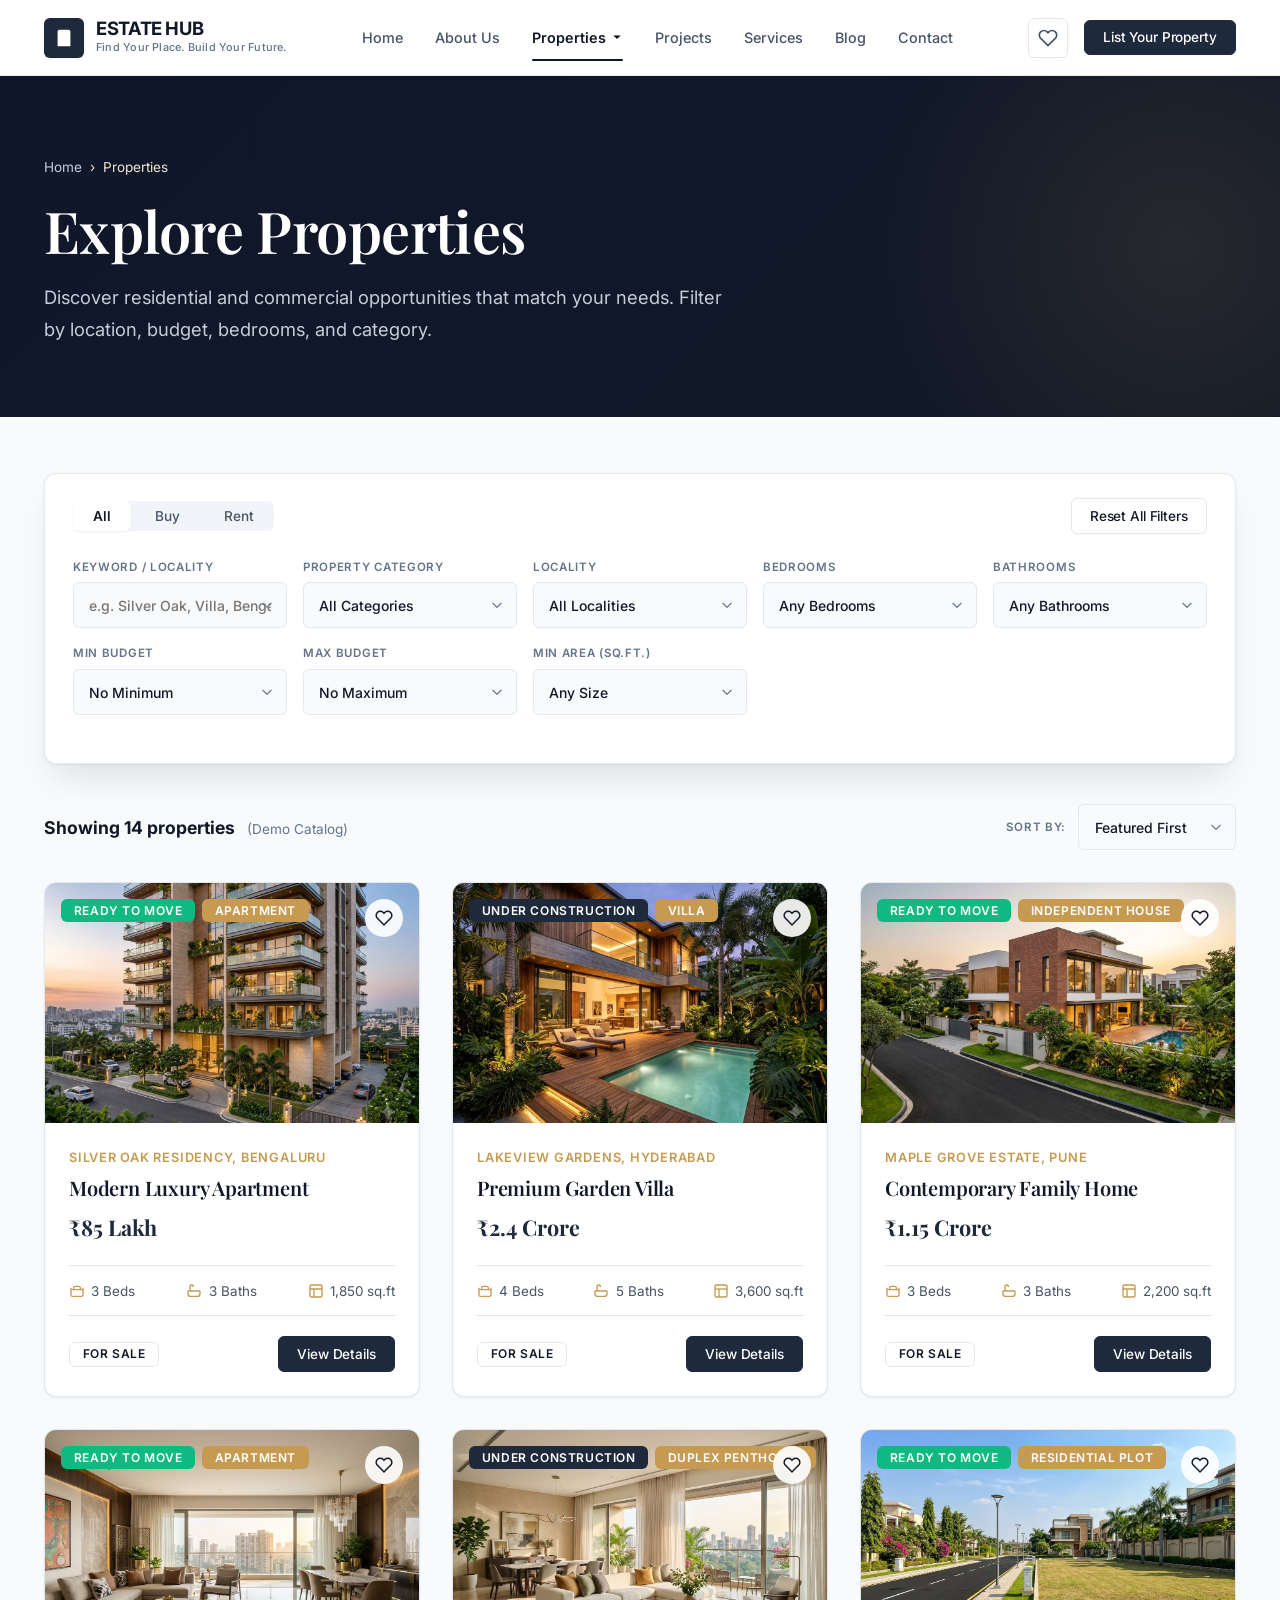
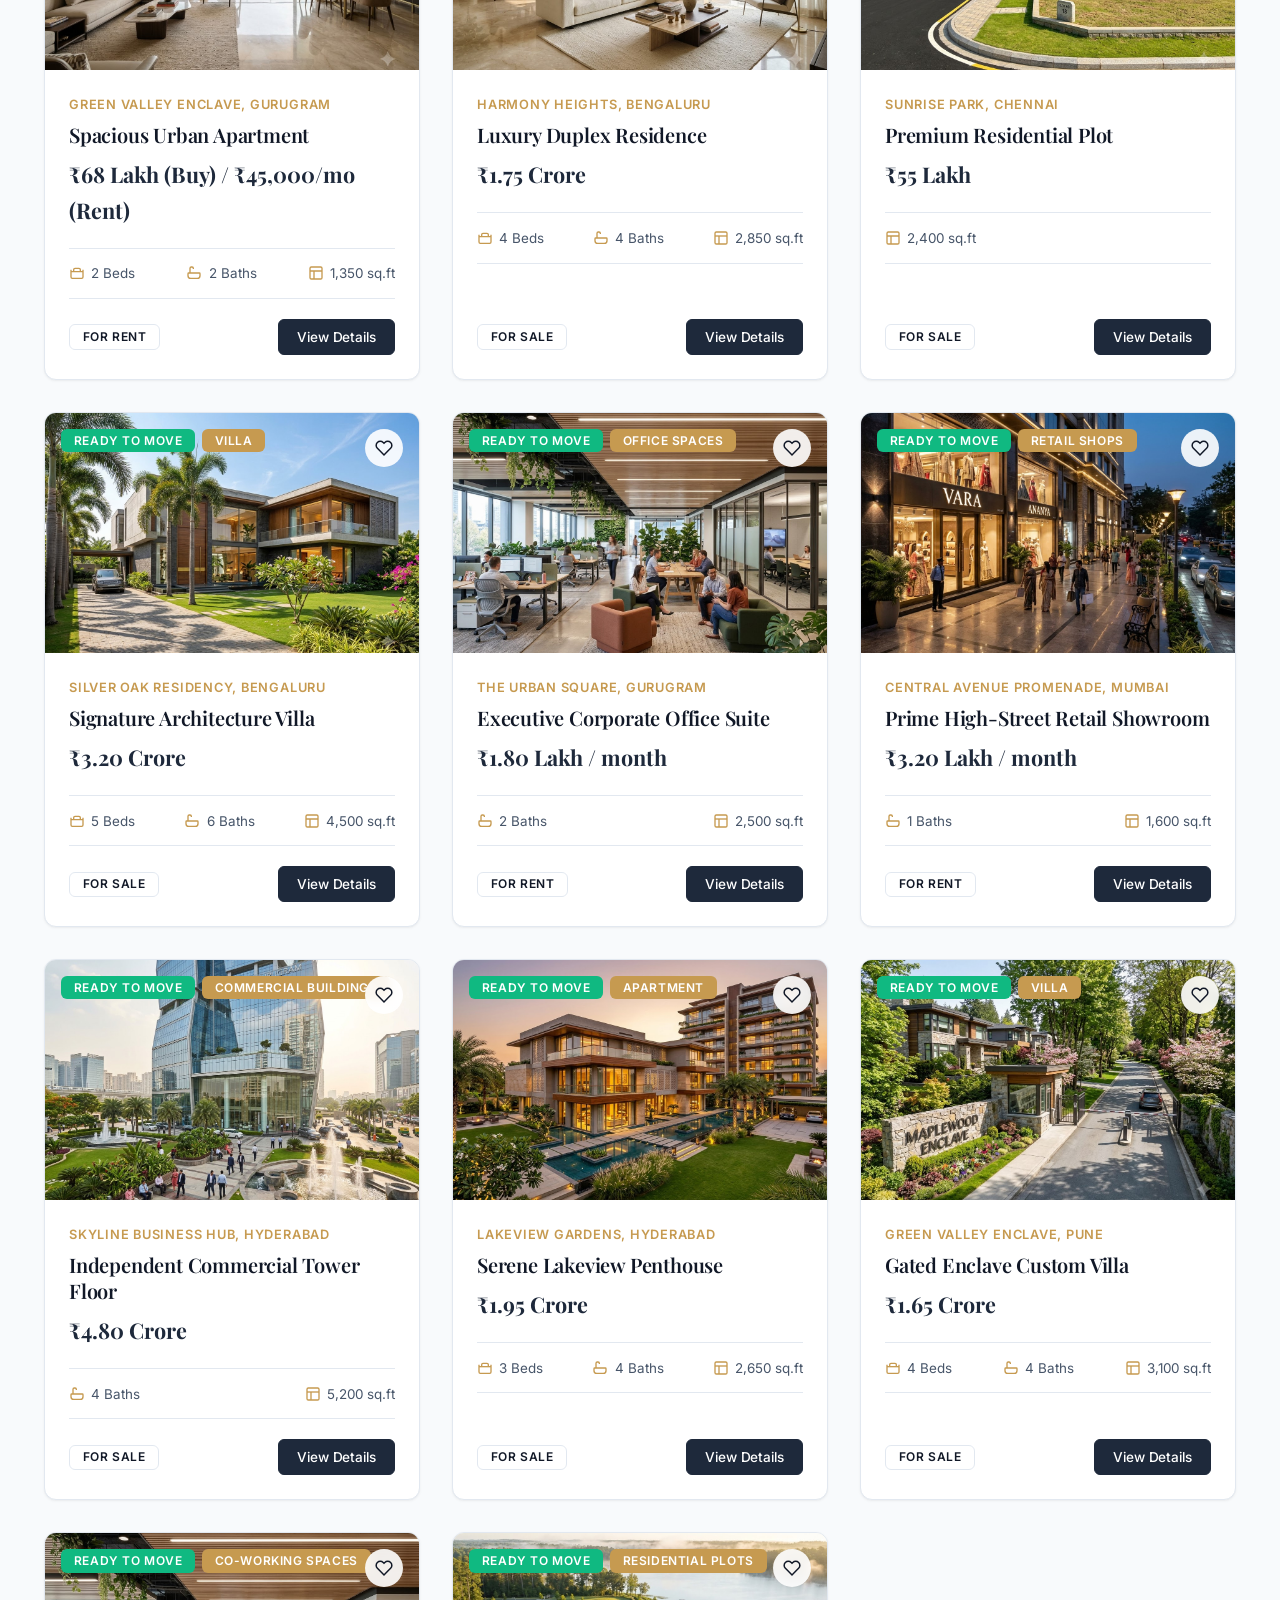
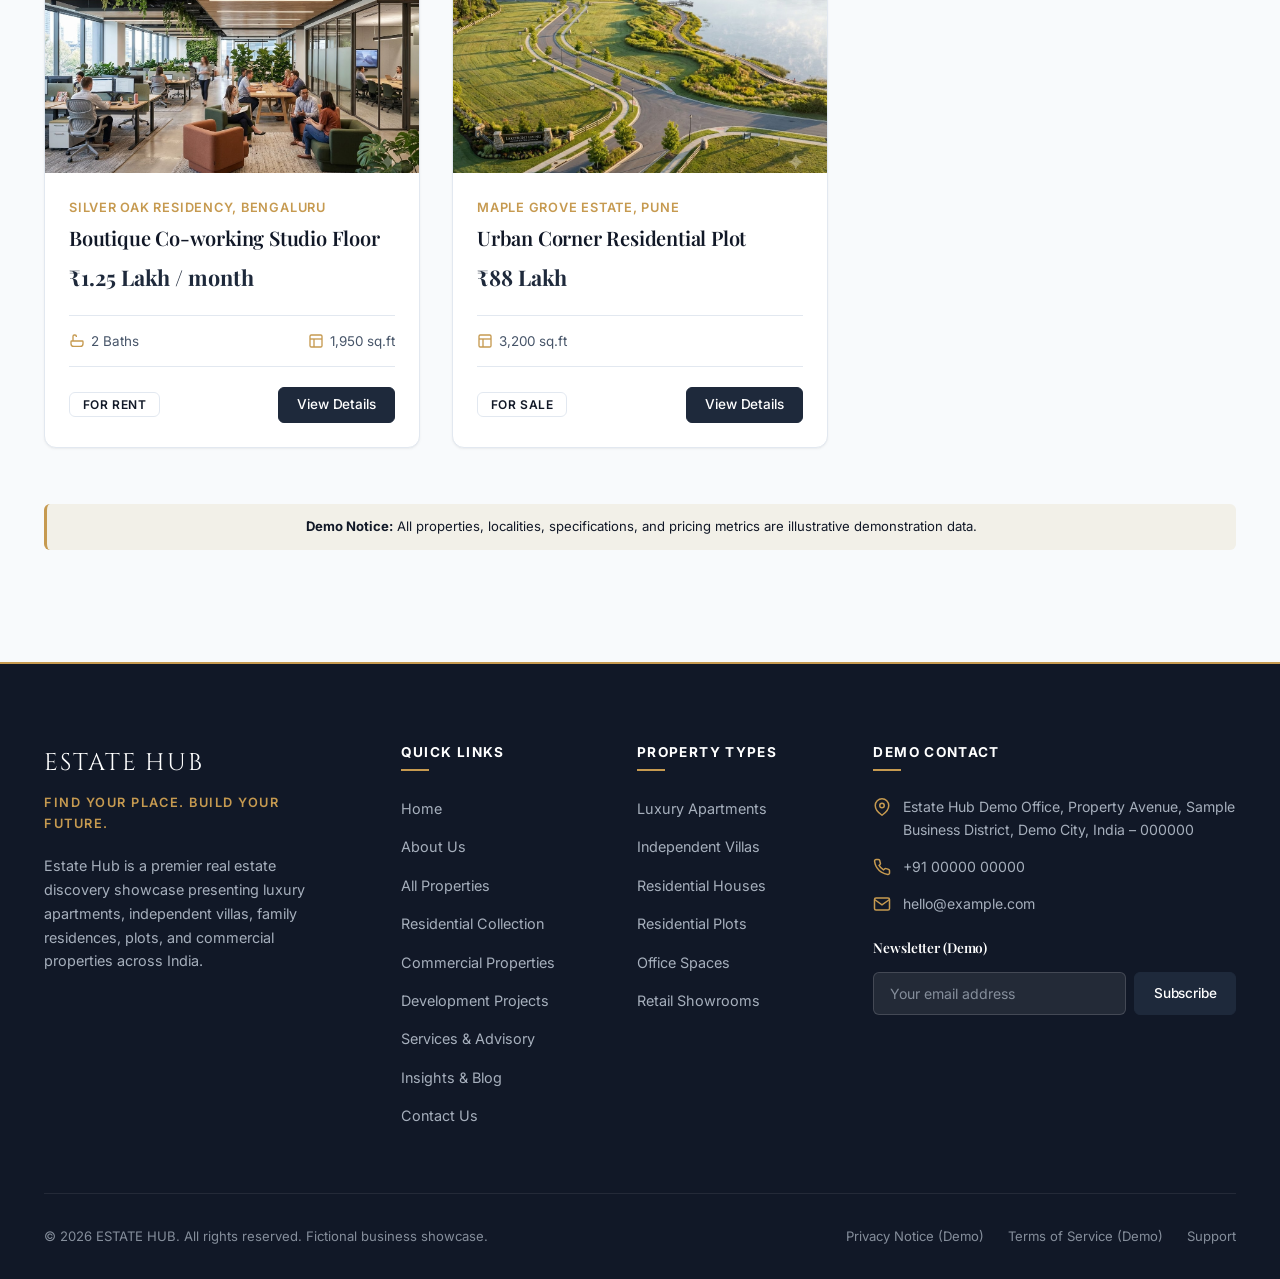
<file: properties.html>
<!DOCTYPE html>
<html lang="en">
<head>
  <meta charset="UTF-8">
  <meta name="viewport" content="width=device-width, initial-scale=1.0">
  <title>Explore Properties | ESTATE HUB - Luxury Real Estate Marketplace</title>
  <meta name="description" content="Search and filter through 14+ curated Indian residential apartments, private villas, plots, and commercial properties with live JavaScript filtering and sorting.">
  <link rel="stylesheet" href="assets/css/style.css">
</head>
<body>

  <!-- ==================== HEADER ==================== -->
  <header class="site-header">
    <div class="container header-container">
      <a href="index.html" class="brand-logo" aria-label="Estate Hub Homepage">
        <div class="brand-mark">
          <svg viewBox="0 0 24 24">
            <path d="M3 21h18M9 8h1M9 12h1M9 16h1M14 8h1M14 12h1M14 16h1M5 21V5a2 2 0 0 1 2-2h10a2 2 0 0 1 2 2v16"></path>
          </svg>
        </div>
        <div class="brand-text">
          <span class="brand-name">ESTATE HUB</span>
          <span class="brand-tagline">Find Your Place. Build Your Future.</span>
        </div>
      </a>

      <nav class="main-nav" aria-label="Main Navigation">
        <ul class="nav-list">
          <li class="nav-item"><a href="index.html" class="nav-link">Home</a></li>
          <li class="nav-item"><a href="about.html" class="nav-link">About Us</a></li>
          <li class="nav-item has-dropdown">
            <a href="properties.html" class="nav-link active">
              Properties
              <svg class="nav-arrow" viewBox="0 0 24 24"><polyline points="6 9 12 15 18 9"></polyline></svg>
            </a>
            <div class="nav-dropdown">
              <a href="properties.html" class="dropdown-link">All Properties</a>
              <a href="residential.html" class="dropdown-link">Residential Properties</a>
              <a href="commercial.html" class="dropdown-link">Commercial Properties</a>
            </div>
          </li>
          <li class="nav-item"><a href="projects.html" class="nav-link">Projects</a></li>
          <li class="nav-item"><a href="services.html" class="nav-link">Services</a></li>
          <li class="nav-item"><a href="blog.html" class="nav-link">Blog</a></li>
          <li class="nav-item"><a href="contact.html" class="nav-link">Contact</a></li>
        </ul>
      </nav>

      <div class="header-actions">
        <button class="fav-header-btn" aria-label="View Favourites" title="Saved Favourites">
          <svg viewBox="0 0 24 24">
            <path d="M20.84 4.61a5.5 5.5 0 0 0-7.78 0L12 5.67l-1.06-1.06a5.5 5.5 0 0 0-7.78 7.78l1.06 1.06L12 21.23l7.78-7.78 1.06-1.06a5.5 5.5 0 0 0 0-7.78z"></path>
          </svg>
          <span class="fav-badge fav-count-badge" style="display: none;">0</span>
        </button>
        <button class="btn btn-primary btn-sm" onclick="openModal('listPropertyModal')">List Your Property</button>
        <button class="menu-toggle" aria-label="Toggle Navigation Menu">
          <span class="menu-bar"></span>
          <span class="menu-bar"></span>
          <span class="menu-bar"></span>
        </button>
      </div>
    </div>
  </header>

  <main>
    <!-- ==================== PAGE HERO ==================== -->
    <section class="page-hero">
      <div class="container">
        <nav class="breadcrumb" aria-label="Breadcrumb">
          <a href="index.html">Home</a>
          <span>&rsaquo;</span>
          <span>Properties</span>
        </nav>
        <h1 class="page-hero-title">Explore Properties</h1>
        <p class="page-hero-subtitle">
          Discover residential and commercial opportunities that match your needs. Filter by location, budget, bedrooms, and category.
        </p>
      </div>
    </section>

    <!-- ==================== SEARCH & FILTER PANEL ==================== -->
    <section class="section section-cream" style="padding-top: 3.5rem;">
      <div class="container">
        <div class="search-panel" style="margin-bottom: 2.5rem;">
          <div style="display: flex; justify-content: space-between; align-items: center; margin-bottom: 1.5rem; flex-wrap: wrap; gap: 1rem;">
            <div class="search-tabs" style="margin-bottom: 0; border: none; padding: 0;">
              <button class="search-tab active" data-purpose="all" onclick="setFilterPurpose('all', this)">All</button>
              <button class="search-tab" data-purpose="buy" onclick="setFilterPurpose('buy', this)">Buy</button>
              <button class="search-tab" data-purpose="rent" onclick="setFilterPurpose('rent', this)">Rent</button>
            </div>
            <button class="btn btn-outline btn-sm" onclick="resetAllFilters()">Reset All Filters</button>
          </div>

          <!-- Comprehensive Filter Grid -->
          <div style="display: grid; grid-template-columns: repeat(auto-fit, minmax(200px, 1fr)); gap: 1rem; margin-bottom: 1.25rem;">
            <!-- Keyword / Location Text Search -->
            <div class="form-group">
              <label class="form-label" for="filterSearchText">Keyword / Locality</label>
              <input type="text" id="filterSearchText" class="form-input" placeholder="e.g. Silver Oak, Villa, Bengaluru" oninput="applyFilters()">
            </div>

            <!-- Category -->
            <div class="form-group">
              <label class="form-label" for="filterCategory">Property Category</label>
              <select id="filterCategory" class="form-select" onchange="applyFilters()">
                <option value="all">All Categories</option>
                <option value="apartments">Luxury Apartments</option>
                <option value="villas">Independent Villas</option>
                <option value="houses">Residential Houses</option>
                <option value="plots">Residential Plots</option>
                <option value="commercial">Commercial Properties</option>
              </select>
            </div>

            <!-- Specific Locality Dropdown -->
            <div class="form-group">
              <label class="form-label" for="filterLocation">Locality</label>
              <select id="filterLocation" class="form-select" onchange="applyFilters()">
                <option value="all">All Localities</option>
                <option value="Silver Oak">Silver Oak Residency</option>
                <option value="Lakeview">Lakeview Gardens</option>
                <option value="Maple Grove">Maple Grove Estate</option>
                <option value="Green Valley">Green Valley Enclave</option>
                <option value="Harmony Heights">Harmony Heights</option>
                <option value="Sunrise Park">Sunrise Park</option>
                <option value="The Urban Square">The Urban Square</option>
              </select>
            </div>

            <!-- Bedrooms -->
            <div class="form-group">
              <label class="form-label" for="filterBedrooms">Bedrooms</label>
              <select id="filterBedrooms" class="form-select" onchange="applyFilters()">
                <option value="all">Any Bedrooms</option>
                <option value="2">2 BHK</option>
                <option value="3">3 BHK</option>
                <option value="4">4+ BHK</option>
              </select>
            </div>

            <!-- Bathrooms -->
            <div class="form-group">
              <label class="form-label" for="filterBathrooms">Bathrooms</label>
              <select id="filterBathrooms" class="form-select" onchange="applyFilters()">
                <option value="all">Any Bathrooms</option>
                <option value="2">2+ Bathrooms</option>
                <option value="3">3+ Bathrooms</option>
                <option value="4">4+ Bathrooms</option>
              </select>
            </div>

            <!-- Min Budget -->
            <div class="form-group">
              <label class="form-label" for="filterMinBudget">Min Budget</label>
              <select id="filterMinBudget" class="form-select" onchange="applyFilters()">
                <option value="">No Minimum</option>
                <option value="5000000">₹50 Lakh</option>
                <option value="10000000">₹1.0 Crore</option>
                <option value="20000000">₹2.0 Crore</option>
              </select>
            </div>

            <!-- Max Budget -->
            <div class="form-group">
              <label class="form-label" for="filterMaxBudget">Max Budget</label>
              <select id="filterMaxBudget" class="form-select" onchange="applyFilters()">
                <option value="">No Maximum</option>
                <option value="8000000">₹80 Lakh</option>
                <option value="15000000">₹1.5 Crore</option>
                <option value="25000000">₹2.5 Crore</option>
                <option value="50000000">₹5.0 Crore</option>
              </select>
            </div>

            <!-- Min Area -->
            <div class="form-group">
              <label class="form-label" for="filterMinArea">Min Area (sq.ft.)</label>
              <select id="filterMinArea" class="form-select" onchange="applyFilters()">
                <option value="">Any Size</option>
                <option value="1200">1,200+ sq.ft.</option>
                <option value="2000">2,000+ sq.ft.</option>
                <option value="3000">3,000+ sq.ft.</option>
              </select>
            </div>
          </div>
        </div>

        <!-- Sorting and Count Bar -->
        <div style="display: flex; justify-content: space-between; align-items: center; margin-bottom: 2rem; flex-wrap: wrap; gap: 1rem;">
          <div>
            <span style="font-size: 1.1rem; font-weight: 700; color: var(--color-primary);" id="resultsCount">Showing 14 properties</span>
            <span class="text-muted" style="font-size: 0.85rem; margin-left: 0.5rem;">(Demo Catalog)</span>
          </div>
          <div style="display: flex; align-items: center; gap: 0.75rem;">
            <label for="sortOption" class="form-label" style="margin: 0; white-space: nowrap;">Sort By:</label>
            <select id="sortOption" class="form-select" style="width: auto; padding: 0.5rem 1rem;" onchange="applyFilters()">
              <option value="featured">Featured First</option>
              <option value="price-asc">Price: Low to High</option>
              <option value="price-desc">Price: High to Low</option>
              <option value="area-desc">Area: Largest First</option>
              <option value="newest">Newest First</option>
            </select>
          </div>
        </div>

        <!-- Property Listing Grid -->
        <div id="propertiesListingGrid" class="property-grid">
          <!-- Populated dynamically by script -->
        </div>

        <!-- No Results Fallback -->
        <div id="noResultsBox" style="display: none; padding: 4rem 2rem; text-align: center; background: var(--color-white); border-radius: var(--radius-md); border: 1px dashed var(--color-border); margin: 2rem 0;">
          <svg width="56" height="56" viewBox="0 0 24 24" fill="none" stroke="var(--color-gold)" stroke-width="1.5" style="margin-bottom: 1rem;">
            <circle cx="11" cy="11" r="8"></circle>
            <line x1="21" y1="21" x2="16.65" y2="16.65"></line>
            <line x1="8" y1="11" x2="14" y2="11"></line>
          </svg>
          <h3 style="font-size: 1.4rem; margin-bottom: 0.5rem;">No Matching Properties Found</h3>
          <p class="text-muted" style="max-width: 500px; margin: 0 auto 1.5rem;">
            Try adjusting your budget, bedrooms, or removing specific location keywords to broaden your search results.
          </p>
          <button class="btn btn-primary" onclick="resetAllFilters()">Reset All Filters</button>
        </div>

        <div class="demo-disclaimer text-center" style="margin-top: 3.5rem;">
          <strong>Demo Notice:</strong> All properties, localities, specifications, and pricing metrics are illustrative demonstration data.
        </div>
      </div>
    </section>
  </main>

  <!-- ==================== FOOTER ==================== -->
  <footer class="site-footer">
    <div class="container">
      <div class="footer-top">
        <div>
          <div class="footer-brand-title">ESTATE HUB</div>
          <div class="footer-tagline">Find Your Place. Build Your Future.</div>
          <p class="footer-desc">
            Estate Hub is a premier real estate discovery showcase presenting luxury apartments, independent villas, family residences, plots, and commercial properties across India.
          </p>
        </div>

        <div>
          <h4 class="footer-col-title">Quick Links</h4>
          <ul class="footer-links">
            <li><a href="index.html">Home</a></li>
            <li><a href="about.html">About Us</a></li>
            <li><a href="properties.html">All Properties</a></li>
            <li><a href="residential.html">Residential Collection</a></li>
            <li><a href="commercial.html">Commercial Properties</a></li>
            <li><a href="projects.html">Development Projects</a></li>
            <li><a href="services.html">Services & Advisory</a></li>
            <li><a href="blog.html">Insights & Blog</a></li>
            <li><a href="contact.html">Contact Us</a></li>
          </ul>
        </div>

        <div>
          <h4 class="footer-col-title">Property Types</h4>
          <ul class="footer-links">
            <li><a href="properties.html?category=apartments">Luxury Apartments</a></li>
            <li><a href="properties.html?category=villas">Independent Villas</a></li>
            <li><a href="properties.html?category=houses">Residential Houses</a></li>
            <li><a href="properties.html?category=plots">Residential Plots</a></li>
            <li><a href="properties.html?category=commercial">Office Spaces</a></li>
            <li><a href="properties.html?category=commercial">Retail Showrooms</a></li>
          </ul>
        </div>

        <div>
          <h4 class="footer-col-title">Demo Contact</h4>
          <div class="footer-contact-item">
            <svg viewBox="0 0 24 24"><path d="M21 10c0 7-9 13-9 13s-9-6-9-13a9 9 0 0 1 18 0z"></path><circle cx="12" cy="10" r="3"></circle></svg>
            <span>Estate Hub Demo Office, Property Avenue, Sample Business District, Demo City, India – 000000</span>
          </div>
          <div class="footer-contact-item">
            <svg viewBox="0 0 24 24"><path d="M22 16.92v3a2 2 0 0 1-2.18 2 19.79 19.79 0 0 1-8.63-3.07 19.5 19.5 0 0 1-6-6 19.79 19.79 0 0 1-3.07-8.67A2 2 0 0 1 4.11 2h3a2 2 0 0 1 2 1.72 12.84 12.84 0 0 0 .7 2.81 2 2 0 0 1-.45 2.11L8.09 9.91a16 16 0 0 0 6 6l1.27-1.27a2 2 0 0 1 2.11-.45 12.84 12.84 0 0 0 2.81.7A2 2 0 0 1 22 16.92z"></path></svg>
            <span>+91 00000 00000</span>
          </div>
          <div class="footer-contact-item">
            <svg viewBox="0 0 24 24"><path d="M4 4h16c1.1 0 2 .9 2 2v12c0 1.1-.9 2-2 2H4c-1.1 0-2-.9-2-2V6c0-1.1.9-2 2-2z"></path><polyline points="22,6 12,13 2,6"></polyline></svg>
            <span>hello@example.com</span>
          </div>

          <h5 style="color: var(--color-white); font-size: 0.85rem; margin-top: 1.5rem; margin-bottom: 0.5rem;">Newsletter (Demo)</h5>
          <form class="newsletter-form">
            <input type="email" class="newsletter-input" placeholder="Your email address" required>
            <button type="submit" class="btn btn-primary btn-sm">Subscribe</button>
          </form>
        </div>
      </div>

      <div class="footer-bottom">
        <div>&copy; 2026 ESTATE HUB. All rights reserved. Fictional business showcase.</div>
        <div class="footer-bottom-links">
          <a href="about.html">Privacy Notice (Demo)</a>
          <a href="about.html">Terms of Service (Demo)</a>
          <a href="contact.html">Support</a>
        </div>
      </div>
    </div>
  </footer>

  <!-- ==================== MODAL: LIST YOUR PROPERTY ==================== -->
  <div id="listPropertyModal" class="modal-overlay" role="dialog" aria-modal="true" aria-labelledby="listPropertyTitle">
    <div class="modal-card">
      <div class="modal-header">
        <h3 id="listPropertyTitle" class="modal-title">List Your Property with Estate Hub</h3>
        <button class="modal-close" aria-label="Close modal">&times;</button>
      </div>
      <div class="modal-body">
        <p class="text-muted" style="font-size: 0.9rem; margin-bottom: 1.25rem;">
          Submit your property specifications to our advisory team for a demo appraisal and curated cataloging.
        </p>

        <form id="listPropertyForm">
          <div class="modal-form-grid">
            <div class="form-group">
              <label class="form-label" for="ownerName">Owner Full Name *</label>
              <input type="text" id="ownerName" class="form-input" required placeholder="e.g. Ramesh Patel">
            </div>
            <div class="form-group">
              <label class="form-label" for="ownerPhone">Phone Number *</label>
              <input type="tel" id="ownerPhone" class="form-input" required placeholder="+91 98765 43210">
            </div>
            <div class="form-group full-width">
              <label class="form-label" for="ownerEmail">Email Address *</label>
              <input type="email" id="ownerEmail" class="form-input" required placeholder="name@example.com">
            </div>
            <div class="form-group full-width">
              <label class="form-label" for="propTitleInput">Property Title *</label>
              <input type="text" id="propTitleInput" class="form-input" required placeholder="e.g. 3-BHK Luxury Sun-Deck Apartment">
            </div>
            <div class="form-group">
              <label class="form-label" for="propCategoryInput">Property Category *</label>
              <select id="propCategoryInput" class="form-select" required>
                <option value="apartments">Luxury Apartment</option>
                <option value="villas">Independent Villa</option>
                <option value="houses">Residential House</option>
                <option value="plots">Residential Plot</option>
                <option value="commercial">Commercial Space</option>
              </select>
            </div>
            <div class="form-group">
              <label class="form-label" for="propLocationInput">Locality & City *</label>
              <input type="text" id="propLocationInput" class="form-input" required placeholder="e.g. Silver Oak, Bengaluru">
            </div>
            <div class="form-group">
              <label class="form-label" for="propPriceInput">Expected Price (INR) *</label>
              <input type="text" id="propPriceInput" class="form-input" required placeholder="e.g. ₹1.25 Crore">
            </div>
            <div class="form-group">
              <label class="form-label" for="propAreaInput">Carpet / Built-up Area *</label>
              <input type="text" id="propAreaInput" class="form-input" required placeholder="e.g. 1850 sq.ft.">
            </div>
            <div class="form-group">
              <label class="form-label" for="propBedroomsInput">Bedrooms</label>
              <select id="propBedroomsInput" class="form-select">
                <option value="0">N/A (Plot/Commercial)</option>
                <option value="1">1 BHK</option>
                <option value="2">2 BHK</option>
                <option value="3" selected>3 BHK</option>
                <option value="4">4 BHK</option>
                <option value="5">5+ BHK</option>
              </select>
            </div>
            <div class="form-group">
              <label class="form-label" for="propBathroomsInput">Bathrooms</label>
              <select id="propBathroomsInput" class="form-select">
                <option value="1">1 Bathroom</option>
                <option value="2">2 Bathrooms</option>
                <option value="3" selected>3 Bathrooms</option>
                <option value="4">4+ Bathrooms</option>
              </select>
            </div>
            <div class="form-group full-width">
              <label class="form-label" for="propDescInput">Property Description</label>
              <textarea id="propDescInput" class="form-input" rows="3" placeholder="Provide key highlights..."></textarea>
            </div>
          </div>

          <div id="listPropertyAlert" class="demo-alert"></div>

          <div style="margin-top: 1.5rem; display: flex; justify-content: flex-end; gap: 1rem;">
            <button type="button" class="btn btn-outline btn-modal-close">Cancel</button>
            <button type="submit" class="btn btn-primary">Submit Demo Listing</button>
          </div>
        </form>
      </div>
    </div>
  </div>

  <!-- ==================== MODAL: FAVOURITES ==================== -->
  <div id="favModal" class="modal-overlay" role="dialog" aria-modal="true" aria-labelledby="favModalTitle">
    <div class="modal-card">
      <div class="modal-header">
        <h3 id="favModalTitle" class="modal-title">Your Shortlisted Favourites</h3>
        <button class="modal-close" aria-label="Close modal">&times;</button>
      </div>
      <div class="modal-body" id="favModalList"></div>
    </div>
  </div>

  <button class="back-to-top" aria-label="Back to top">
    <svg width="20" height="20" viewBox="0 0 24 24" fill="none" stroke="currentColor" stroke-width="2.5"><polyline points="18 15 12 9 6 15"></polyline></svg>
  </button>

  <script src="assets/js/properties.js"></script>
  <script src="assets/js/script.js"></script>
  <script>
    // Properties Page Dynamic Filter Engine
    let currentFilterPurpose = "all";

    function setFilterPurpose(purpose, btn) {
      currentFilterPurpose = purpose;
      document.querySelectorAll(".search-tab").forEach(tab => tab.classList.remove("active"));
      btn.classList.add("active");
      applyFilters();
    }

    function resetAllFilters() {
      currentFilterPurpose = "all";
      document.querySelectorAll(".search-tab").forEach((tab, idx) => {
        if (idx === 0) tab.classList.add("active");
        else tab.classList.remove("active");
      });
      document.getElementById("filterSearchText").value = "";
      document.getElementById("filterCategory").value = "all";
      document.getElementById("filterLocation").value = "all";
      document.getElementById("filterBedrooms").value = "all";
      document.getElementById("filterBathrooms").value = "all";
      document.getElementById("filterMinBudget").value = "";
      document.getElementById("filterMaxBudget").value = "";
      document.getElementById("filterMinArea").value = "";
      document.getElementById("sortOption").value = "featured";
      applyFilters();
    }

    function applyFilters() {
      if (typeof propertiesData === "undefined") return;

      const filters = {
        search: document.getElementById("filterSearchText").value,
        category: document.getElementById("filterCategory").value,
        location: document.getElementById("filterLocation").value,
        purpose: currentFilterPurpose,
        bedrooms: document.getElementById("filterBedrooms").value,
        bathrooms: document.getElementById("filterBathrooms").value,
        minBudget: document.getElementById("filterMinBudget").value,
        maxBudget: document.getElementById("filterMaxBudget").value,
        minArea: document.getElementById("filterMinArea").value
      };

      let results = filterPropertiesList(filters);

      // Sorting
      const sortBy = document.getElementById("sortOption").value;
      if (sortBy === "price-asc") {
        results.sort((a, b) => a.price - b.price);
      } else if (sortBy === "price-desc") {
        results.sort((a, b) => b.price - a.price);
      } else if (sortBy === "area-desc") {
        results.sort((a, b) => b.area - a.area);
      } else if (sortBy === "newest") {
        results.reverse();
      }

      // Render
      const grid = document.getElementById("propertiesListingGrid");
      const noResultsBox = document.getElementById("noResultsBox");
      const countEl = document.getElementById("resultsCount");

      if (countEl) {
        countEl.textContent = `Showing ${results.length} properties`;
      }

      if (results.length === 0) {
        grid.innerHTML = "";
        noResultsBox.style.display = "block";
      } else {
        noResultsBox.style.display = "none";
        grid.innerHTML = results.map(item => createPropertyCardHTML(item)).join("");
        updateFavouriteButtonsUI();
      }
    }

    // Pre-populate filters from URL query parameters (e.g. from homepage search)
    document.addEventListener("DOMContentLoaded", () => {
      const urlParams = new URLSearchParams(window.location.search);
      if (urlParams.has("purpose")) {
        const p = urlParams.get("purpose");
        currentFilterPurpose = p;
        document.querySelectorAll(".search-tab").forEach(tab => {
          if (tab.getAttribute("data-purpose") === p) tab.classList.add("active");
          else tab.classList.remove("active");
        });
      }
      if (urlParams.has("category")) {
        document.getElementById("filterCategory").value = urlParams.get("category");
      }
      if (urlParams.has("location")) {
        document.getElementById("filterLocation").value = urlParams.get("location");
      }
      if (urlParams.has("bedrooms")) {
        document.getElementById("filterBedrooms").value = urlParams.get("bedrooms");
      }
      if (urlParams.has("maxBudget")) {
        document.getElementById("filterMaxBudget").value = urlParams.get("maxBudget");
      }
      if (urlParams.has("search")) {
        document.getElementById("filterSearchText").value = urlParams.get("search");
      }

      applyFilters();
    });
  </script>
</body>
</html>
</file>
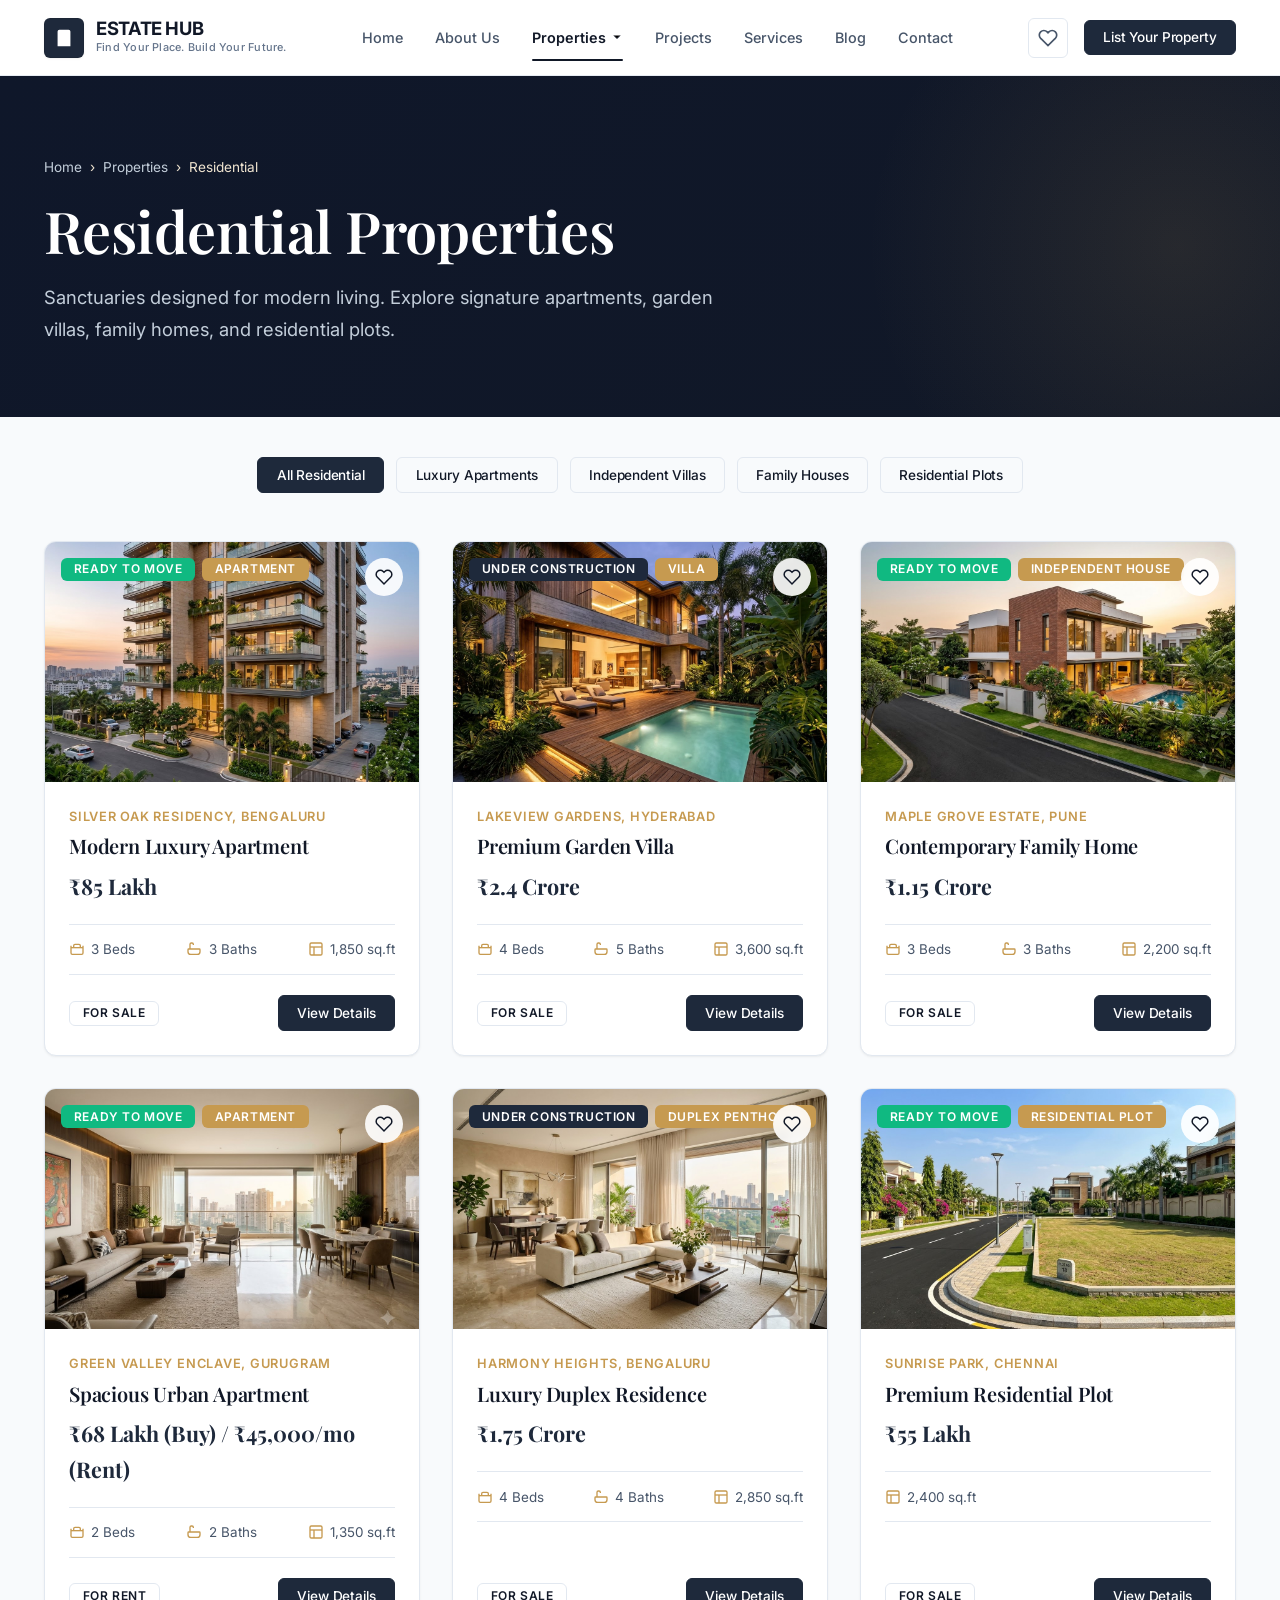
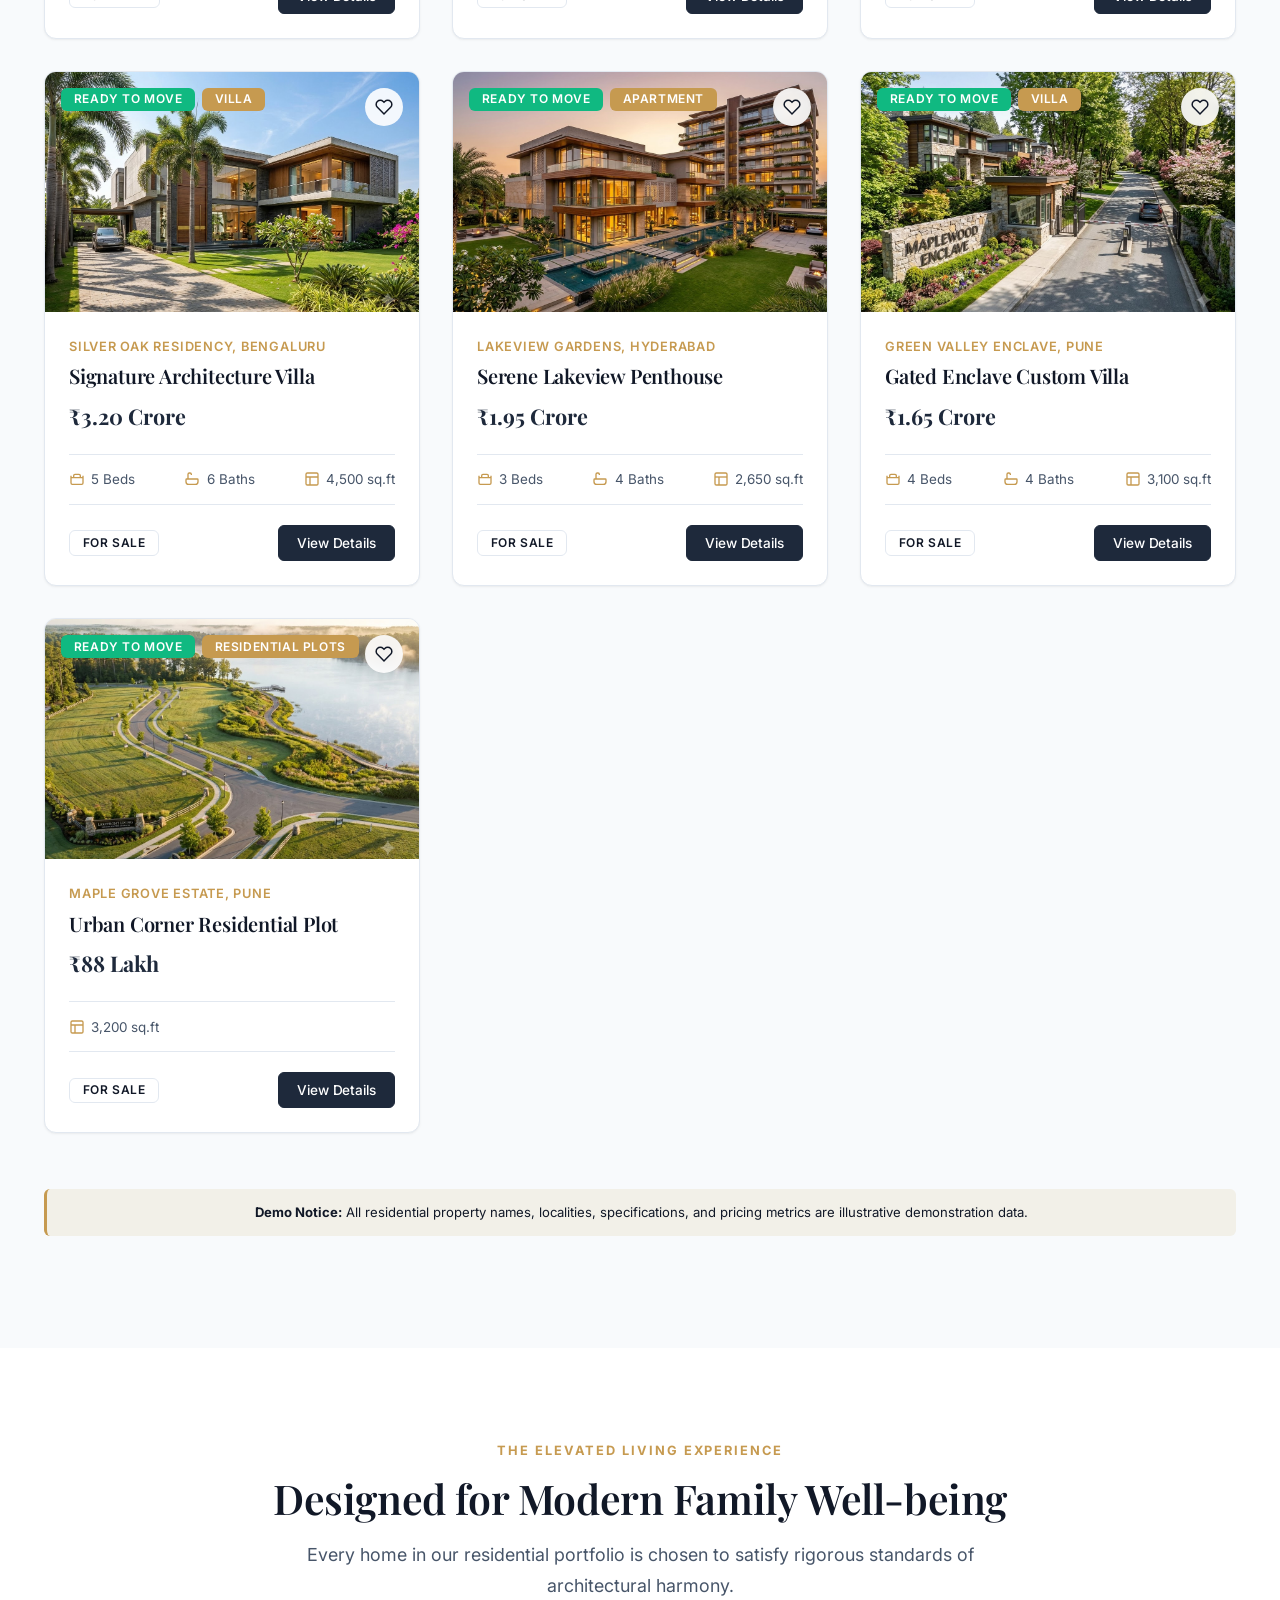
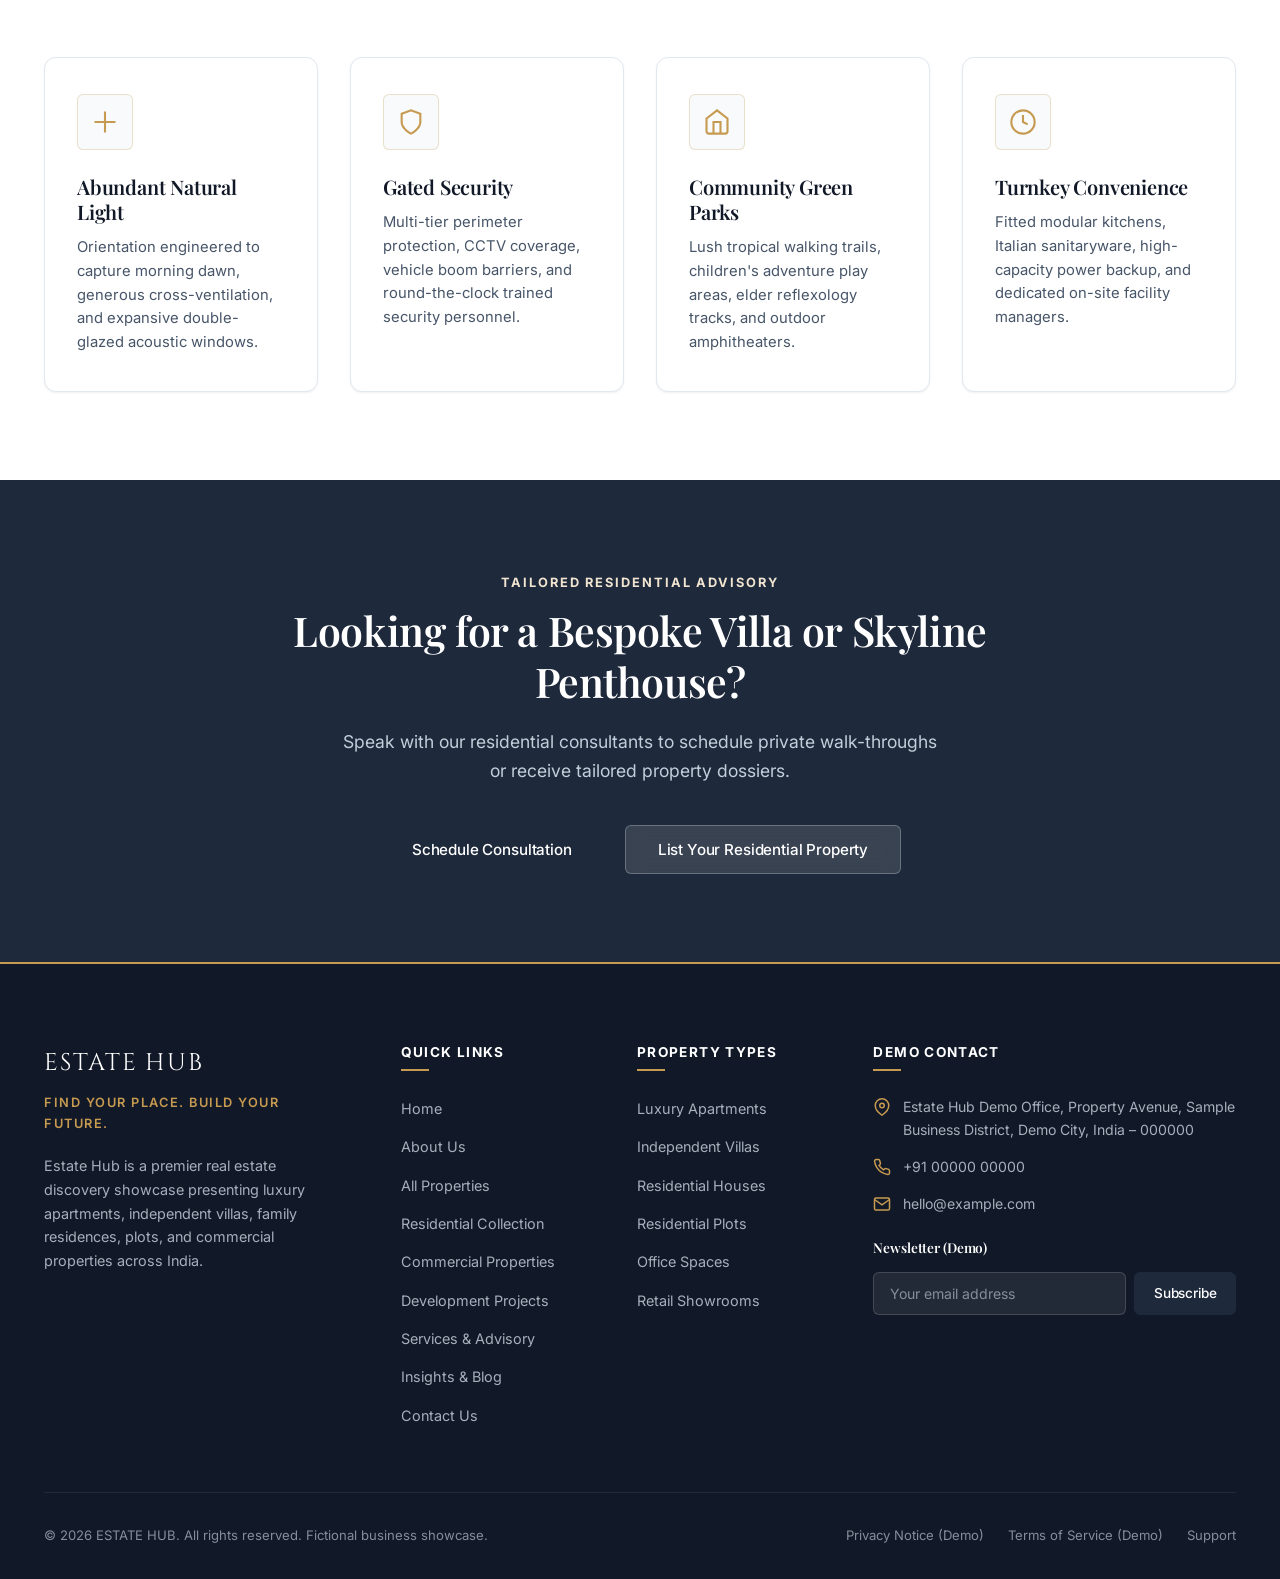
<file: residential.html>
<!DOCTYPE html>
<html lang="en">
<head>
  <meta charset="UTF-8">
  <meta name="viewport" content="width=device-width, initial-scale=1.0">
  <title>Residential Properties | ESTATE HUB - Luxury Villas, Apartments & Homes</title>
  <meta name="description" content="Discover premium residential homes, private villas, duplex penthouses, and gated community plots across India with Estate Hub.">
  <link rel="stylesheet" href="assets/css/style.css">
</head>
<body>

  <!-- ==================== HEADER ==================== -->
  <header class="site-header">
    <div class="container header-container">
      <a href="index.html" class="brand-logo" aria-label="Estate Hub Homepage">
        <div class="brand-mark">
          <svg viewBox="0 0 24 24">
            <path d="M3 21h18M9 8h1M9 12h1M9 16h1M14 8h1M14 12h1M14 16h1M5 21V5a2 2 0 0 1 2-2h10a2 2 0 0 1 2 2v16"></path>
          </svg>
        </div>
        <div class="brand-text">
          <span class="brand-name">ESTATE HUB</span>
          <span class="brand-tagline">Find Your Place. Build Your Future.</span>
        </div>
      </a>

      <nav class="main-nav" aria-label="Main Navigation">
        <ul class="nav-list">
          <li class="nav-item"><a href="index.html" class="nav-link">Home</a></li>
          <li class="nav-item"><a href="about.html" class="nav-link">About Us</a></li>
          <li class="nav-item has-dropdown">
            <a href="properties.html" class="nav-link active">
              Properties
              <svg class="nav-arrow" viewBox="0 0 24 24"><polyline points="6 9 12 15 18 9"></polyline></svg>
            </a>
            <div class="nav-dropdown">
              <a href="properties.html" class="dropdown-link">All Properties</a>
              <a href="residential.html" class="dropdown-link">Residential Properties</a>
              <a href="commercial.html" class="dropdown-link">Commercial Properties</a>
            </div>
          </li>
          <li class="nav-item"><a href="projects.html" class="nav-link">Projects</a></li>
          <li class="nav-item"><a href="services.html" class="nav-link">Services</a></li>
          <li class="nav-item"><a href="blog.html" class="nav-link">Blog</a></li>
          <li class="nav-item"><a href="contact.html" class="nav-link">Contact</a></li>
        </ul>
      </nav>

      <div class="header-actions">
        <button class="fav-header-btn" aria-label="View Favourites" title="Saved Favourites">
          <svg viewBox="0 0 24 24">
            <path d="M20.84 4.61a5.5 5.5 0 0 0-7.78 0L12 5.67l-1.06-1.06a5.5 5.5 0 0 0-7.78 7.78l1.06 1.06L12 21.23l7.78-7.78 1.06-1.06a5.5 5.5 0 0 0 0-7.78z"></path>
          </svg>
          <span class="fav-badge fav-count-badge" style="display: none;">0</span>
        </button>
        <button class="btn btn-primary btn-sm" onclick="openModal('listPropertyModal')">List Your Property</button>
        <button class="menu-toggle" aria-label="Toggle Navigation Menu">
          <span class="menu-bar"></span>
          <span class="menu-bar"></span>
          <span class="menu-bar"></span>
        </button>
      </div>
    </div>
  </header>

  <main>
    <!-- ==================== HERO ==================== -->
    <section class="page-hero">
      <div class="container">
        <nav class="breadcrumb" aria-label="Breadcrumb">
          <a href="index.html">Home</a>
          <span>&rsaquo;</span>
          <a href="properties.html">Properties</a>
          <span>&rsaquo;</span>
          <span>Residential</span>
        </nav>
        <h1 class="page-hero-title">Residential Properties</h1>
        <p class="page-hero-subtitle">
          Sanctuaries designed for modern living. Explore signature apartments, garden villas, family homes, and residential plots.
        </p>
      </div>
    </section>

    <!-- ==================== CATEGORY FILTER CHIPS ==================== -->
    <section class="section section-cream" style="padding: 2.5rem 0 1.5rem;">
      <div class="container">
        <div style="display: flex; gap: 0.75rem; flex-wrap: wrap; justify-content: center;">
          <button class="btn btn-sm btn-primary res-filter-chip" data-category="all" onclick="filterResidential('all', this)">All Residential</button>
          <button class="btn btn-sm btn-outline res-filter-chip" data-category="apartments" onclick="filterResidential('apartments', this)">Luxury Apartments</button>
          <button class="btn btn-sm btn-outline res-filter-chip" data-category="villas" onclick="filterResidential('villas', this)">Independent Villas</button>
          <button class="btn btn-sm btn-outline res-filter-chip" data-category="houses" onclick="filterResidential('houses', this)">Family Houses</button>
          <button class="btn btn-sm btn-outline res-filter-chip" data-category="plots" onclick="filterResidential('plots', this)">Residential Plots</button>
        </div>
      </div>
    </section>

    <!-- ==================== RESIDENTIAL LISTINGS GRID ==================== -->
    <section class="section section-cream" style="padding-top: 1.5rem;">
      <div class="container">
        <div id="residentialGrid" class="property-grid">
          <!-- Populated by script -->
        </div>

        <div class="demo-disclaimer text-center" style="margin-top: 3.5rem;">
          <strong>Demo Notice:</strong> All residential property names, localities, specifications, and pricing metrics are illustrative demonstration data.
        </div>
      </div>
    </section>

    <!-- ==================== LIFESTYLE BENEFITS ==================== -->
    <section class="section section-white">
      <div class="container">
        <div class="section-header text-center">
          <span class="section-eyebrow">The Elevated Living Experience</span>
          <h2 class="section-title">Designed for Modern Family Well-being</h2>
          <p class="section-subtitle">Every home in our residential portfolio is chosen to satisfy rigorous standards of architectural harmony.</p>
        </div>

        <div class="features-grid">
          <div class="feature-card">
            <div class="feature-icon">
              <svg viewBox="0 0 24 24"><path d="M12 3v18M3 12h18"></path></svg>
            </div>
            <h3 class="feature-title">Abundant Natural Light</h3>
            <p class="feature-desc">Orientation engineered to capture morning dawn, generous cross-ventilation, and expansive double-glazed acoustic windows.</p>
          </div>

          <div class="feature-card">
            <div class="feature-icon">
              <svg viewBox="0 0 24 24"><path d="M12 22s8-4 8-10V5l-8-3-8 3v7c0 6 8 10 8 10z"></path></svg>
            </div>
            <h3 class="feature-title">Gated Security</h3>
            <p class="feature-desc">Multi-tier perimeter protection, CCTV coverage, vehicle boom barriers, and round-the-clock trained security personnel.</p>
          </div>

          <div class="feature-card">
            <div class="feature-icon">
              <svg viewBox="0 0 24 24"><path d="m3 9 9-7 9 7v11a2 2 0 0 1-2 2H5a2 2 0 0 1-2-2z"></path><polyline points="9 22 9 12 15 12 15 22"></polyline></svg>
            </div>
            <h3 class="feature-title">Community Green Parks</h3>
            <p class="feature-desc">Lush tropical walking trails, children's adventure play areas, elder reflexology tracks, and outdoor amphitheaters.</p>
          </div>

          <div class="feature-card">
            <div class="feature-icon">
              <svg viewBox="0 0 24 24"><circle cx="12" cy="12" r="10"></circle><polyline points="12 6 12 12 16 14"></polyline></svg>
            </div>
            <h3 class="feature-title">Turnkey Convenience</h3>
            <p class="feature-desc">Fitted modular kitchens, Italian sanitaryware, high-capacity power backup, and dedicated on-site facility managers.</p>
          </div>
        </div>
      </div>
    </section>

    <!-- ==================== RESIDENTIAL CTA ==================== -->
    <section class="section section-navy">
      <div class="container text-center">
        <span class="section-eyebrow" style="color: var(--color-gold-light);">Tailored Residential Advisory</span>
        <h2 class="section-title" style="color: var(--color-white); max-width: 780px; margin: 0 auto 1.25rem;">
          Looking for a Bespoke Villa or Skyline Penthouse?
        </h2>
        <p style="color: #C3CEDA; max-width: 600px; margin: 0 auto 2.5rem; font-size: 1.1rem;">
          Speak with our residential consultants to schedule private walk-throughs or receive tailored property dossiers.
        </p>
        <div style="display: flex; gap: 1.25rem; justify-content: center; flex-wrap: wrap;">
          <a href="contact.html" class="btn btn-primary btn-lg">Schedule Consultation</a>
          <button class="btn btn-outline-white btn-lg" onclick="openModal('listPropertyModal')">List Your Residential Property</button>
        </div>
      </div>
    </section>
  </main>

  <!-- ==================== FOOTER ==================== -->
  <footer class="site-footer">
    <div class="container">
      <div class="footer-top">
        <div>
          <div class="footer-brand-title">ESTATE HUB</div>
          <div class="footer-tagline">Find Your Place. Build Your Future.</div>
          <p class="footer-desc">
            Estate Hub is a premier real estate discovery showcase presenting luxury apartments, independent villas, family residences, plots, and commercial properties across India.
          </p>
        </div>

        <div>
          <h4 class="footer-col-title">Quick Links</h4>
          <ul class="footer-links">
            <li><a href="index.html">Home</a></li>
            <li><a href="about.html">About Us</a></li>
            <li><a href="properties.html">All Properties</a></li>
            <li><a href="residential.html">Residential Collection</a></li>
            <li><a href="commercial.html">Commercial Properties</a></li>
            <li><a href="projects.html">Development Projects</a></li>
            <li><a href="services.html">Services & Advisory</a></li>
            <li><a href="blog.html">Insights & Blog</a></li>
            <li><a href="contact.html">Contact Us</a></li>
          </ul>
        </div>

        <div>
          <h4 class="footer-col-title">Property Types</h4>
          <ul class="footer-links">
            <li><a href="properties.html?category=apartments">Luxury Apartments</a></li>
            <li><a href="properties.html?category=villas">Independent Villas</a></li>
            <li><a href="properties.html?category=houses">Residential Houses</a></li>
            <li><a href="properties.html?category=plots">Residential Plots</a></li>
            <li><a href="properties.html?category=commercial">Office Spaces</a></li>
            <li><a href="properties.html?category=commercial">Retail Showrooms</a></li>
          </ul>
        </div>

        <div>
          <h4 class="footer-col-title">Demo Contact</h4>
          <div class="footer-contact-item">
            <svg viewBox="0 0 24 24"><path d="M21 10c0 7-9 13-9 13s-9-6-9-13a9 9 0 0 1 18 0z"></path><circle cx="12" cy="10" r="3"></circle></svg>
            <span>Estate Hub Demo Office, Property Avenue, Sample Business District, Demo City, India – 000000</span>
          </div>
          <div class="footer-contact-item">
            <svg viewBox="0 0 24 24"><path d="M22 16.92v3a2 2 0 0 1-2.18 2 19.79 19.79 0 0 1-8.63-3.07 19.5 19.5 0 0 1-6-6 19.79 19.79 0 0 1-3.07-8.67A2 2 0 0 1 4.11 2h3a2 2 0 0 1 2 1.72 12.84 12.84 0 0 0 .7 2.81 2 2 0 0 1-.45 2.11L8.09 9.91a16 16 0 0 0 6 6l1.27-1.27a2 2 0 0 1 2.11-.45 12.84 12.84 0 0 0 2.81.7A2 2 0 0 1 22 16.92z"></path></svg>
            <span>+91 00000 00000</span>
          </div>
          <div class="footer-contact-item">
            <svg viewBox="0 0 24 24"><path d="M4 4h16c1.1 0 2 .9 2 2v12c0 1.1-.9 2-2 2H4c-1.1 0-2-.9-2-2V6c0-1.1.9-2 2-2z"></path><polyline points="22,6 12,13 2,6"></polyline></svg>
            <span>hello@example.com</span>
          </div>

          <h5 style="color: var(--color-white); font-size: 0.85rem; margin-top: 1.5rem; margin-bottom: 0.5rem;">Newsletter (Demo)</h5>
          <form class="newsletter-form">
            <input type="email" class="newsletter-input" placeholder="Your email address" required>
            <button type="submit" class="btn btn-primary btn-sm">Subscribe</button>
          </form>
        </div>
      </div>

      <div class="footer-bottom">
        <div>&copy; 2026 ESTATE HUB. All rights reserved. Fictional business showcase.</div>
        <div class="footer-bottom-links">
          <a href="about.html">Privacy Notice (Demo)</a>
          <a href="about.html">Terms of Service (Demo)</a>
          <a href="contact.html">Support</a>
        </div>
      </div>
    </div>
  </footer>

  <!-- ==================== MODALS ==================== -->
  <div id="listPropertyModal" class="modal-overlay" role="dialog" aria-modal="true" aria-labelledby="listPropertyTitle">
    <div class="modal-card">
      <div class="modal-header">
        <h3 id="listPropertyTitle" class="modal-title">List Your Property with Estate Hub</h3>
        <button class="modal-close" aria-label="Close modal">&times;</button>
      </div>
      <div class="modal-body">
        <form id="listPropertyForm">
          <div class="modal-form-grid">
            <div class="form-group">
              <label class="form-label" for="ownerName">Owner Full Name *</label>
              <input type="text" id="ownerName" class="form-input" required placeholder="e.g. Ramesh Patel">
            </div>
            <div class="form-group">
              <label class="form-label" for="ownerPhone">Phone Number *</label>
              <input type="tel" id="ownerPhone" class="form-input" required placeholder="+91 98765 43210">
            </div>
            <div class="form-group full-width">
              <label class="form-label" for="ownerEmail">Email Address *</label>
              <input type="email" id="ownerEmail" class="form-input" required placeholder="name@example.com">
            </div>
            <div class="form-group full-width">
              <label class="form-label" for="propTitleInput">Property Title *</label>
              <input type="text" id="propTitleInput" class="form-input" required placeholder="e.g. 3-BHK Luxury Sun-Deck Apartment">
            </div>
            <div class="form-group">
              <label class="form-label" for="propCategoryInput">Property Category *</label>
              <select id="propCategoryInput" class="form-select" required>
                <option value="apartments">Luxury Apartment</option>
                <option value="villas">Independent Villa</option>
                <option value="houses">Residential House</option>
                <option value="plots">Residential Plot</option>
              </select>
            </div>
            <div class="form-group">
              <label class="form-label" for="propLocationInput">Locality & City *</label>
              <input type="text" id="propLocationInput" class="form-input" required placeholder="e.g. Silver Oak, Bengaluru">
            </div>
            <div class="form-group">
              <label class="form-label" for="propPriceInput">Expected Price (INR) *</label>
              <input type="text" id="propPriceInput" class="form-input" required placeholder="e.g. ₹1.25 Crore">
            </div>
            <div class="form-group">
              <label class="form-label" for="propAreaInput">Carpet / Built-up Area *</label>
              <input type="text" id="propAreaInput" class="form-input" required placeholder="e.g. 1850 sq.ft.">
            </div>
            <div class="form-group full-width">
              <label class="form-label" for="propDescInput">Property Highlights</label>
              <textarea id="propDescInput" class="form-input" rows="3" placeholder="Provide key highlights..."></textarea>
            </div>
          </div>
          <div id="listPropertyAlert" class="demo-alert"></div>
          <div style="margin-top: 1.5rem; display: flex; justify-content: flex-end; gap: 1rem;">
            <button type="button" class="btn btn-outline btn-modal-close">Cancel</button>
            <button type="submit" class="btn btn-primary">Submit Demo Listing</button>
          </div>
        </form>
      </div>
    </div>
  </div>

  <div id="favModal" class="modal-overlay" role="dialog" aria-modal="true" aria-labelledby="favModalTitle">
    <div class="modal-card">
      <div class="modal-header">
        <h3 id="favModalTitle" class="modal-title">Your Shortlisted Favourites</h3>
        <button class="modal-close" aria-label="Close modal">&times;</button>
      </div>
      <div class="modal-body" id="favModalList"></div>
    </div>
  </div>

  <button class="back-to-top" aria-label="Back to top">
    <svg width="20" height="20" viewBox="0 0 24 24" fill="none" stroke="currentColor" stroke-width="2.5"><polyline points="18 15 12 9 6 15"></polyline></svg>
  </button>

  <script src="assets/js/properties.js"></script>
  <script src="assets/js/script.js"></script>
  <script>
    function filterResidential(cat, btn) {
      document.querySelectorAll(".res-filter-chip").forEach(c => {
        c.classList.remove("btn-primary");
        c.classList.add("btn-outline");
      });
      btn.classList.remove("btn-outline");
      btn.classList.add("btn-primary");

      const grid = document.getElementById("residentialGrid");
      if (!grid || typeof propertiesData === "undefined") return;

      const resList = propertiesData.filter(p => p.residential && (cat === "all" || p.category === cat));
      grid.innerHTML = resList.map(p => createPropertyCardHTML(p)).join("");
      updateFavouriteButtonsUI();
    }

    document.addEventListener("DOMContentLoaded", () => {
      const grid = document.getElementById("residentialGrid");
      if (grid && typeof propertiesData !== "undefined") {
        const resList = propertiesData.filter(p => p.residential);
        grid.innerHTML = resList.map(p => createPropertyCardHTML(p)).join("");
        updateFavouriteButtonsUI();
      }
    });
  </script>
</body>
</html>
</file>
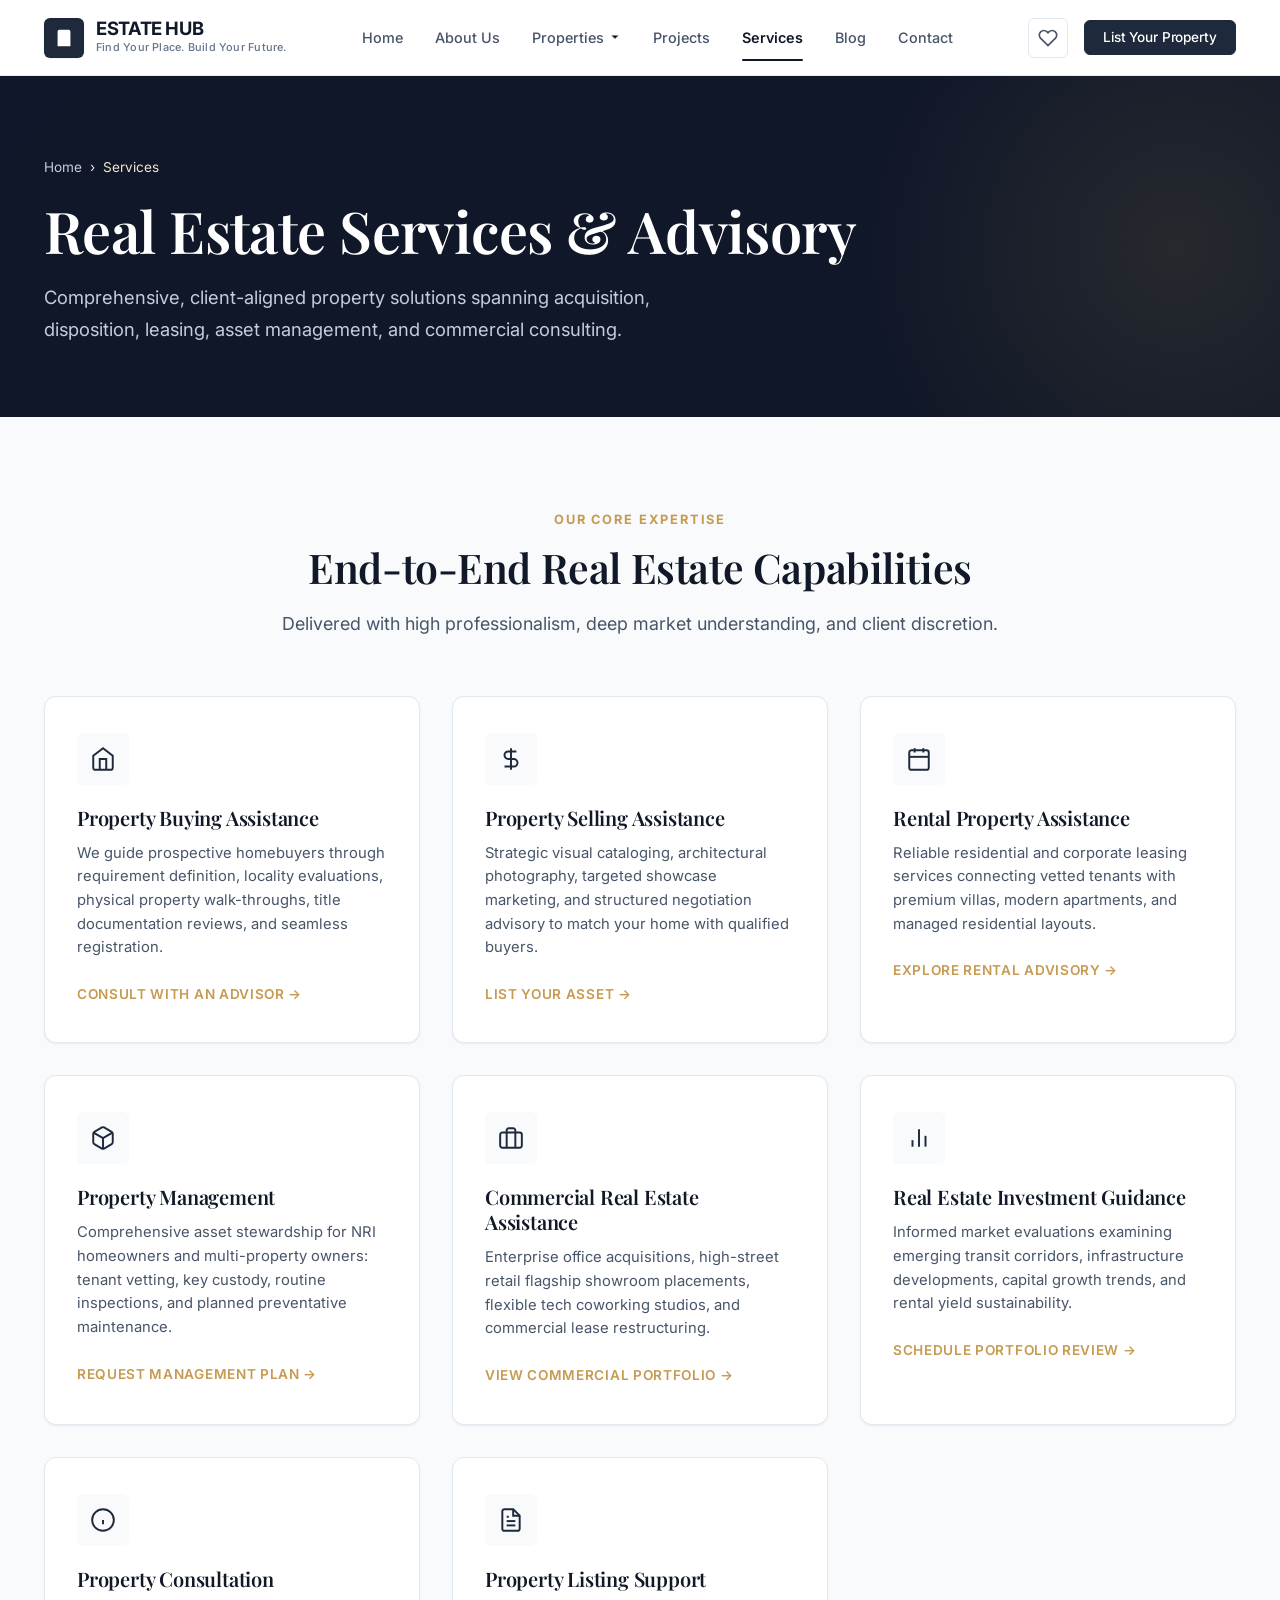
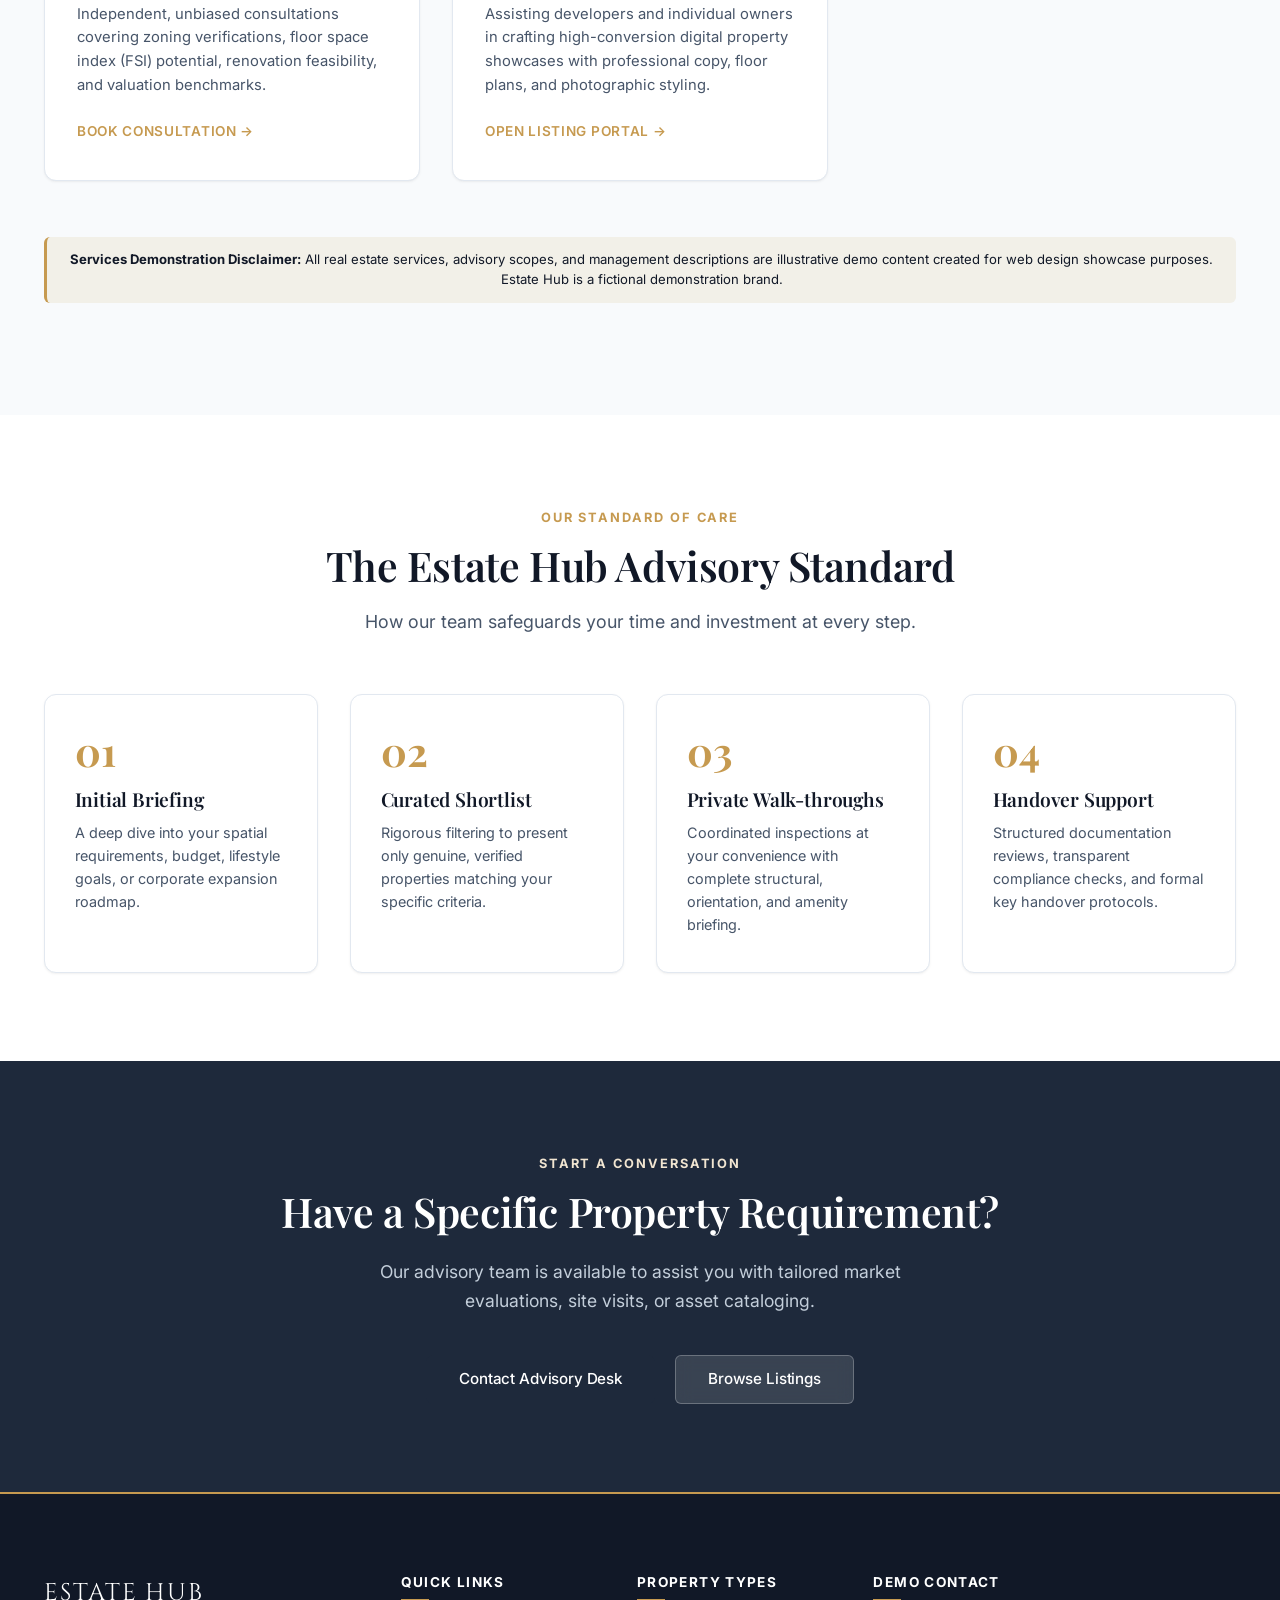
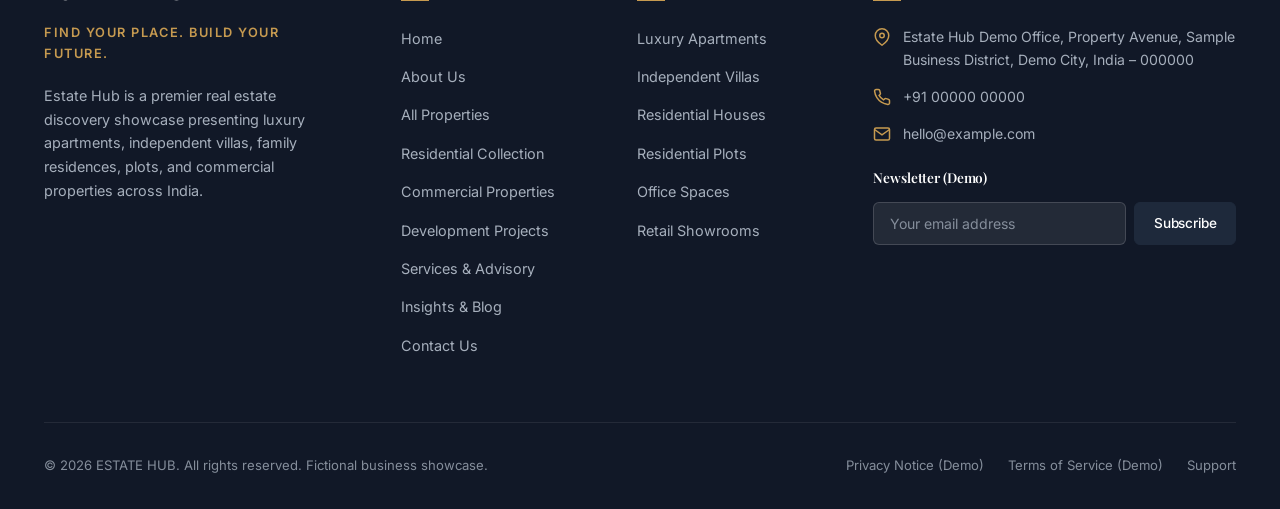
<file: services.html>
<!DOCTYPE html>
<html lang="en">
<head>
  <meta charset="UTF-8">
  <meta name="viewport" content="width=device-width, initial-scale=1.0">
  <title>Services | ESTATE HUB - Comprehensive Real Estate Advisory</title>
  <meta name="description" content="Explore Estate Hub's advisory services: Buying assistance, selling support, corporate leasing, asset management, and investment advisory.">
  <link rel="stylesheet" href="assets/css/style.css">
</head>
<body>

  <!-- ==================== HEADER ==================== -->
  <header class="site-header">
    <div class="container header-container">
      <a href="index.html" class="brand-logo" aria-label="Estate Hub Homepage">
        <div class="brand-mark">
          <svg viewBox="0 0 24 24">
            <path d="M3 21h18M9 8h1M9 12h1M9 16h1M14 8h1M14 12h1M14 16h1M5 21V5a2 2 0 0 1 2-2h10a2 2 0 0 1 2 2v16"></path>
          </svg>
        </div>
        <div class="brand-text">
          <span class="brand-name">ESTATE HUB</span>
          <span class="brand-tagline">Find Your Place. Build Your Future.</span>
        </div>
      </a>

      <nav class="main-nav" aria-label="Main Navigation">
        <ul class="nav-list">
          <li class="nav-item"><a href="index.html" class="nav-link">Home</a></li>
          <li class="nav-item"><a href="about.html" class="nav-link">About Us</a></li>
          <li class="nav-item has-dropdown">
            <a href="properties.html" class="nav-link">
              Properties
              <svg class="nav-arrow" viewBox="0 0 24 24"><polyline points="6 9 12 15 18 9"></polyline></svg>
            </a>
            <div class="nav-dropdown">
              <a href="properties.html" class="dropdown-link">All Properties</a>
              <a href="residential.html" class="dropdown-link">Residential Properties</a>
              <a href="commercial.html" class="dropdown-link">Commercial Properties</a>
            </div>
          </li>
          <li class="nav-item"><a href="projects.html" class="nav-link">Projects</a></li>
          <li class="nav-item"><a href="services.html" class="nav-link active">Services</a></li>
          <li class="nav-item"><a href="blog.html" class="nav-link">Blog</a></li>
          <li class="nav-item"><a href="contact.html" class="nav-link">Contact</a></li>
        </ul>
      </nav>

      <div class="header-actions">
        <button class="fav-header-btn" aria-label="View Favourites" title="Saved Favourites">
          <svg viewBox="0 0 24 24">
            <path d="M20.84 4.61a5.5 5.5 0 0 0-7.78 0L12 5.67l-1.06-1.06a5.5 5.5 0 0 0-7.78 7.78l1.06 1.06L12 21.23l7.78-7.78 1.06-1.06a5.5 5.5 0 0 0 0-7.78z"></path>
          </svg>
          <span class="fav-badge fav-count-badge" style="display: none;">0</span>
        </button>
        <button class="btn btn-primary btn-sm" onclick="openModal('listPropertyModal')">List Your Property</button>
        <button class="menu-toggle" aria-label="Toggle Navigation Menu">
          <span class="menu-bar"></span>
          <span class="menu-bar"></span>
          <span class="menu-bar"></span>
        </button>
      </div>
    </div>
  </header>

  <main>
    <!-- ==================== HERO ==================== -->
    <section class="page-hero">
      <div class="container">
        <nav class="breadcrumb" aria-label="Breadcrumb">
          <a href="index.html">Home</a>
          <span>&rsaquo;</span>
          <span>Services</span>
        </nav>
        <h1 class="page-hero-title">Real Estate Services & Advisory</h1>
        <p class="page-hero-subtitle">
          Comprehensive, client-aligned property solutions spanning acquisition, disposition, leasing, asset management, and commercial consulting.
        </p>
      </div>
    </section>

    <!-- ==================== SERVICES GRID ==================== -->
    <section class="section section-cream">
      <div class="container">
        <div class="section-header text-center">
          <span class="section-eyebrow">Our Core Expertise</span>
          <h2 class="section-title">End-to-End Real Estate Capabilities</h2>
          <p class="section-subtitle">Delivered with high professionalism, deep market understanding, and client discretion.</p>
        </div>

        <div class="services-grid" style="grid-template-columns: repeat(auto-fit, minmax(340px, 1fr));">
          <!-- Service 1 -->
          <div class="service-card">
            <div class="service-icon">
              <svg viewBox="0 0 24 24"><path d="m3 9 9-7 9 7v11a2 2 0 0 1-2 2H5a2 2 0 0 1-2-2z"></path><polyline points="9 22 9 12 15 12 15 22"></polyline></svg>
            </div>
            <h3 class="service-title">Property Buying Assistance</h3>
            <p class="service-desc">
              We guide prospective homebuyers through requirement definition, locality evaluations, physical property walk-throughs, title documentation reviews, and seamless registration.
            </p>
            <a href="contact.html?enquiry=buying" class="service-link">Consult With an Advisor &rarr;</a>
          </div>

          <!-- Service 2 -->
          <div class="service-card">
            <div class="service-icon">
              <svg viewBox="0 0 24 24"><path d="M12 2v20M17 5H9.5a3.5 3.5 0 0 0 0 7h5a3.5 3.5 0 0 1 0 7H6"></path></svg>
            </div>
            <h3 class="service-title">Property Selling Assistance</h3>
            <p class="service-desc">
              Strategic visual cataloging, architectural photography, targeted showcase marketing, and structured negotiation advisory to match your home with qualified buyers.
            </p>
            <a href="contact.html?enquiry=selling" class="service-link">List Your Asset &rarr;</a>
          </div>

          <!-- Service 3 -->
          <div class="service-card">
            <div class="service-icon">
              <svg viewBox="0 0 24 24"><rect width="18" height="18" x="3" y="4" rx="2" ry="2"></rect><line x1="16" y1="2" x2="16" y2="6"></line><line x1="8" y1="2" x2="8" y2="6"></line><line x1="3" y1="10" x2="21" y2="10"></line></svg>
            </div>
            <h3 class="service-title">Rental Property Assistance</h3>
            <p class="service-desc">
              Reliable residential and corporate leasing services connecting vetted tenants with premium villas, modern apartments, and managed residential layouts.
            </p>
            <a href="contact.html?enquiry=renting" class="service-link">Explore Rental Advisory &rarr;</a>
          </div>

          <!-- Service 4 -->
          <div class="service-card">
            <div class="service-icon">
              <svg viewBox="0 0 24 24"><path d="M21 16V8a2 2 0 0 0-1-1.73l-7-4a2 2 0 0 0-2 0l-7 4A2 2 0 0 0 3 8v8a2 2 0 0 0 1 1.73l7 4a2 2 0 0 0 2 0l7-4A2 2 0 0 0 21 16z"></path><polyline points="3.27 6.96 12 12.01 20.73 6.96"></polyline><line x1="12" y1="22.08" x2="12" y2="12"></line></svg>
            </div>
            <h3 class="service-title">Property Management</h3>
            <p class="service-desc">
              Comprehensive asset stewardship for NRI homeowners and multi-property owners: tenant vetting, key custody, routine inspections, and planned preventative maintenance.
            </p>
            <a href="contact.html" class="service-link">Request Management Plan &rarr;</a>
          </div>

          <!-- Service 5 -->
          <div class="service-card">
            <div class="service-icon">
              <svg viewBox="0 0 24 24"><rect x="2" y="7" width="20" height="14" rx="2" ry="2"></rect><path d="M16 21V5a2 2 0 0 0-2-2h-4a2 2 0 0 0-2 2v16"></path></svg>
            </div>
            <h3 class="service-title">Commercial Real Estate Assistance</h3>
            <p class="service-desc">
              Enterprise office acquisitions, high-street retail flagship showroom placements, flexible tech coworking studios, and commercial lease restructuring.
            </p>
            <a href="commercial.html" class="service-link">View Commercial Portfolio &rarr;</a>
          </div>

          <!-- Service 6 -->
          <div class="service-card">
            <div class="service-icon">
              <svg viewBox="0 0 24 24"><line x1="18" y1="20" x2="18" y2="10"></line><line x1="12" y1="20" x2="12" y2="4"></line><line x1="6" y1="20" x2="6" y2="14"></line></svg>
            </div>
            <h3 class="service-title">Real Estate Investment Guidance</h3>
            <p class="service-desc">
              Informed market evaluations examining emerging transit corridors, infrastructure developments, capital growth trends, and rental yield sustainability.
            </p>
            <a href="contact.html?enquiry=buying" class="service-link">Schedule Portfolio Review &rarr;</a>
          </div>

          <!-- Service 7 -->
          <div class="service-card">
            <div class="service-icon">
              <svg viewBox="0 0 24 24"><circle cx="12" cy="12" r="10"></circle><path d="M12 16v-4"></path><path d="M12 8h.01"></path></svg>
            </div>
            <h3 class="service-title">Property Consultation</h3>
            <p class="service-desc">
              Independent, unbiased consultations covering zoning verifications, floor space index (FSI) potential, renovation feasibility, and valuation benchmarks.
            </p>
            <a href="contact.html" class="service-link">Book Consultation &rarr;</a>
          </div>

          <!-- Service 8 -->
          <div class="service-card">
            <div class="service-icon">
              <svg viewBox="0 0 24 24"><path d="M14 2H6a2 2 0 0 0-2 2v16a2 2 0 0 0 2 2h12a2 2 0 0 0 2-2V8z"></path><polyline points="14 2 14 8 20 8"></polyline><line x1="16" y1="13" x2="8" y2="13"></line><line x1="16" y1="17" x2="8" y2="17"></line><polyline points="10 9 9 9 8 9"></polyline></svg>
            </div>
            <h3 class="service-title">Property Listing Support</h3>
            <p class="service-desc">
              Assisting developers and individual owners in crafting high-conversion digital property showcases with professional copy, floor plans, and photographic styling.
            </p>
            <a href="javascript:void(0)" onclick="openModal('listPropertyModal')" class="service-link">Open Listing Portal &rarr;</a>
          </div>
        </div>

        <div class="demo-disclaimer text-center" style="margin-top: 3.5rem;">
          <strong>Services Demonstration Disclaimer:</strong> All real estate services, advisory scopes, and management descriptions are illustrative demo content created for web design showcase purposes. Estate Hub is a fictional demonstration brand.
        </div>
      </div>
    </section>

    <!-- ==================== ADVISORY WORKFLOW ==================== -->
    <section class="section section-white">
      <div class="container">
        <div class="section-header text-center">
          <span class="section-eyebrow">Our Standard of Care</span>
          <h2 class="section-title">The Estate Hub Advisory Standard</h2>
          <p class="section-subtitle">How our team safeguards your time and investment at every step.</p>
        </div>

        <div class="steps-grid">
          <div class="step-card">
            <div class="step-number">01</div>
            <h3 class="step-title">Initial Briefing</h3>
            <p class="step-desc">A deep dive into your spatial requirements, budget, lifestyle goals, or corporate expansion roadmap.</p>
          </div>

          <div class="step-card">
            <div class="step-number">02</div>
            <h3 class="step-title">Curated Shortlist</h3>
            <p class="step-desc">Rigorous filtering to present only genuine, verified properties matching your specific criteria.</p>
          </div>

          <div class="step-card">
            <div class="step-number">03</div>
            <h3 class="step-title">Private Walk-throughs</h3>
            <p class="step-desc">Coordinated inspections at your convenience with complete structural, orientation, and amenity briefing.</p>
          </div>

          <div class="step-card">
            <div class="step-number">04</div>
            <h3 class="step-title">Handover Support</h3>
            <p class="step-desc">Structured documentation reviews, transparent compliance checks, and formal key handover protocols.</p>
          </div>
        </div>
      </div>
    </section>

    <!-- ==================== CTA ==================== -->
    <section class="section section-navy">
      <div class="container text-center">
        <span class="section-eyebrow" style="color: var(--color-gold-light);">Start a Conversation</span>
        <h2 class="section-title" style="color: var(--color-white); max-width: 760px; margin: 0 auto 1.25rem;">
          Have a Specific Property Requirement?
        </h2>
        <p style="color: #C3CEDA; max-width: 600px; margin: 0 auto 2.5rem; font-size: 1.1rem;">
          Our advisory team is available to assist you with tailored market evaluations, site visits, or asset cataloging.
        </p>
        <div style="display: flex; gap: 1.25rem; justify-content: center; flex-wrap: wrap;">
          <a href="contact.html" class="btn btn-primary btn-lg">Contact Advisory Desk</a>
          <a href="properties.html" class="btn btn-outline-white btn-lg">Browse Listings</a>
        </div>
      </div>
    </section>
  </main>

  <!-- ==================== FOOTER ==================== -->
  <footer class="site-footer">
    <div class="container">
      <div class="footer-top">
        <div>
          <div class="footer-brand-title">ESTATE HUB</div>
          <div class="footer-tagline">Find Your Place. Build Your Future.</div>
          <p class="footer-desc">
            Estate Hub is a premier real estate discovery showcase presenting luxury apartments, independent villas, family residences, plots, and commercial properties across India.
          </p>
        </div>

        <div>
          <h4 class="footer-col-title">Quick Links</h4>
          <ul class="footer-links">
            <li><a href="index.html">Home</a></li>
            <li><a href="about.html">About Us</a></li>
            <li><a href="properties.html">All Properties</a></li>
            <li><a href="residential.html">Residential Collection</a></li>
            <li><a href="commercial.html">Commercial Properties</a></li>
            <li><a href="projects.html">Development Projects</a></li>
            <li><a href="services.html">Services & Advisory</a></li>
            <li><a href="blog.html">Insights & Blog</a></li>
            <li><a href="contact.html">Contact Us</a></li>
          </ul>
        </div>

        <div>
          <h4 class="footer-col-title">Property Types</h4>
          <ul class="footer-links">
            <li><a href="properties.html?category=apartments">Luxury Apartments</a></li>
            <li><a href="properties.html?category=villas">Independent Villas</a></li>
            <li><a href="properties.html?category=houses">Residential Houses</a></li>
            <li><a href="properties.html?category=plots">Residential Plots</a></li>
            <li><a href="properties.html?category=commercial">Office Spaces</a></li>
            <li><a href="properties.html?category=commercial">Retail Showrooms</a></li>
          </ul>
        </div>

        <div>
          <h4 class="footer-col-title">Demo Contact</h4>
          <div class="footer-contact-item">
            <svg viewBox="0 0 24 24"><path d="M21 10c0 7-9 13-9 13s-9-6-9-13a9 9 0 0 1 18 0z"></path><circle cx="12" cy="10" r="3"></circle></svg>
            <span>Estate Hub Demo Office, Property Avenue, Sample Business District, Demo City, India – 000000</span>
          </div>
          <div class="footer-contact-item">
            <svg viewBox="0 0 24 24"><path d="M22 16.92v3a2 2 0 0 1-2.18 2 19.79 19.79 0 0 1-8.63-3.07 19.5 19.5 0 0 1-6-6 19.79 19.79 0 0 1-3.07-8.67A2 2 0 0 1 4.11 2h3a2 2 0 0 1 2 1.72 12.84 12.84 0 0 0 .7 2.81 2 2 0 0 1-.45 2.11L8.09 9.91a16 16 0 0 0 6 6l1.27-1.27a2 2 0 0 1 2.11-.45 12.84 12.84 0 0 0 2.81.7A2 2 0 0 1 22 16.92z"></path></svg>
            <span>+91 00000 00000</span>
          </div>
          <div class="footer-contact-item">
            <svg viewBox="0 0 24 24"><path d="M4 4h16c1.1 0 2 .9 2 2v12c0 1.1-.9 2-2 2H4c-1.1 0-2-.9-2-2V6c0-1.1.9-2 2-2z"></path><polyline points="22,6 12,13 2,6"></polyline></svg>
            <span>hello@example.com</span>
          </div>

          <h5 style="color: var(--color-white); font-size: 0.85rem; margin-top: 1.5rem; margin-bottom: 0.5rem;">Newsletter (Demo)</h5>
          <form class="newsletter-form">
            <input type="email" class="newsletter-input" placeholder="Your email address" required>
            <button type="submit" class="btn btn-primary btn-sm">Subscribe</button>
          </form>
        </div>
      </div>

      <div class="footer-bottom">
        <div>&copy; 2026 ESTATE HUB. All rights reserved. Fictional business showcase.</div>
        <div class="footer-bottom-links">
          <a href="about.html">Privacy Notice (Demo)</a>
          <a href="about.html">Terms of Service (Demo)</a>
          <a href="contact.html">Support</a>
        </div>
      </div>
    </div>
  </footer>

  <!-- ==================== MODALS ==================== -->
  <div id="listPropertyModal" class="modal-overlay" role="dialog" aria-modal="true" aria-labelledby="listPropertyTitle">
    <div class="modal-card">
      <div class="modal-header">
        <h3 id="listPropertyTitle" class="modal-title">List Your Property with Estate Hub</h3>
        <button class="modal-close" aria-label="Close modal">&times;</button>
      </div>
      <div class="modal-body">
        <form id="listPropertyForm">
          <div class="modal-form-grid">
            <div class="form-group">
              <label class="form-label" for="ownerName">Owner Full Name *</label>
              <input type="text" id="ownerName" class="form-input" required placeholder="e.g. Ramesh Patel">
            </div>
            <div class="form-group">
              <label class="form-label" for="ownerPhone">Phone Number *</label>
              <input type="tel" id="ownerPhone" class="form-input" required placeholder="+91 98765 43210">
            </div>
            <div class="form-group full-width">
              <label class="form-label" for="ownerEmail">Email Address *</label>
              <input type="email" id="ownerEmail" class="form-input" required placeholder="name@example.com">
            </div>
            <div class="form-group full-width">
              <label class="form-label" for="propTitleInput">Property Title *</label>
              <input type="text" id="propTitleInput" class="form-input" required placeholder="e.g. 3-BHK Luxury Sun-Deck Apartment">
            </div>
            <div class="form-group">
              <label class="form-label" for="propCategoryInput">Property Category *</label>
              <select id="propCategoryInput" class="form-select" required>
                <option value="apartments">Luxury Apartment</option>
                <option value="villas">Independent Villa</option>
                <option value="houses">Residential House</option>
                <option value="plots">Residential Plot</option>
                <option value="commercial">Commercial Space</option>
              </select>
            </div>
            <div class="form-group">
              <label class="form-label" for="propLocationInput">Locality & City *</label>
              <input type="text" id="propLocationInput" class="form-input" required placeholder="e.g. Silver Oak, Bengaluru">
            </div>
            <div class="form-group">
              <label class="form-label" for="propPriceInput">Expected Price (INR) *</label>
              <input type="text" id="propPriceInput" class="form-input" required placeholder="e.g. ₹1.25 Crore">
            </div>
            <div class="form-group">
              <label class="form-label" for="propAreaInput">Carpet / Built-up Area *</label>
              <input type="text" id="propAreaInput" class="form-input" required placeholder="e.g. 1850 sq.ft.">
            </div>
            <div class="form-group full-width">
              <label class="form-label" for="propDescInput">Property Details</label>
              <textarea id="propDescInput" class="form-input" rows="3" placeholder="Provide key highlights..."></textarea>
            </div>
          </div>
          <div id="listPropertyAlert" class="demo-alert"></div>
          <div style="margin-top: 1.5rem; display: flex; justify-content: flex-end; gap: 1rem;">
            <button type="button" class="btn btn-outline btn-modal-close">Cancel</button>
            <button type="submit" class="btn btn-primary">Submit Demo Listing</button>
          </div>
        </form>
      </div>
    </div>
  </div>

  <div id="favModal" class="modal-overlay" role="dialog" aria-modal="true" aria-labelledby="favModalTitle">
    <div class="modal-card">
      <div class="modal-header">
        <h3 id="favModalTitle" class="modal-title">Your Shortlisted Favourites</h3>
        <button class="modal-close" aria-label="Close modal">&times;</button>
      </div>
      <div class="modal-body" id="favModalList"></div>
    </div>
  </div>

  <button class="back-to-top" aria-label="Back to top">
    <svg width="20" height="20" viewBox="0 0 24 24" fill="none" stroke="currentColor" stroke-width="2.5"><polyline points="18 15 12 9 6 15"></polyline></svg>
  </button>

  <script src="assets/js/properties.js"></script>
  <script src="assets/js/script.js"></script>
</body>
</html>
</file>
<file: assets/css/style.css>
/* ==========================================================================
   ESTATE HUB - MASTER STYLESHEET
   Design System: Premium Indian Real Estate / Architectural Luxury
   Palette:
     --color-primary: #20252B (Charcoal)
     --color-navy: #182D43 (Deep Navy)
     --color-gold: #C6A15B (Warm Gold)
     --color-gold-hover: #b58f48
     --color-cream: #F7F5F0 (Cream)
     --color-white: #FFFFFF (White)
     --color-light-grey: #F1F2F3 (Light Grey)
     --color-body: #515963 (Body Text)
     --color-success: #3E8063 (Success Green)
   ========================================================================== */

@import url('https://fonts.googleapis.com/css2?family=Cinzel:wght@500;600;700&family=Plus+Jakarta+Sans:wght@300;400;500;600;700&family=Playfair+Display:ital,wght@0,500;0,600;0,700;1,400&family=Inter:wght@400;500;600;700&display=swap');

:root {
  --color-primary: #111827;
  --color-navy: #1E293B;
  --color-navy-dark: #0F172A;
  --color-gold: #C69A50;
  --color-gold-light: #F1E5D1;
  --color-gold-hover: #B5883E;
  --color-cream: #F8FAFC;
  --color-cream-card: #FFFFFF;
  --color-white: #FFFFFF;
  --color-light-grey: #F1F5F9;
  --color-border: #E2E8F0;
  --color-border-dark: #334155;
  --color-body: #475569;
  --color-body-light: #64748B;
  --color-success: #10B981;
  --color-danger: #EF4444;

  --font-heading: 'Playfair Display', -apple-system, Georgia, serif;
  --font-logo: 'Cinzel', serif;
  --font-sans: 'Inter', 'Plus Jakarta Sans', -apple-system, BlinkMacSystemFont, "Segoe UI", Roboto, sans-serif;

  --shadow-sm: 0 1px 3px 0 rgba(0, 0, 0, 0.05), 0 1px 2px -1px rgba(0, 0, 0, 0.05);
  --shadow-md: 0 4px 6px -1px rgba(0, 0, 0, 0.07), 0 2px 4px -2px rgba(0, 0, 0, 0.05);
  --shadow-lg: 0 20px 25px -5px rgba(0, 0, 0, 0.08), 0 8px 10px -6px rgba(0, 0, 0, 0.04);
  --shadow-gold: 0 10px 15px -3px rgba(198, 154, 80, 0.25);

  --radius-sm: 6px;
  --radius-md: 12px;
  --radius-lg: 18px;
  --radius-full: 9999px;

  --transition-fast: 0.15s ease-in-out;
  --transition-normal: 0.25s ease-in-out;
  --transition-smooth: 0.4s cubic-bezier(0.16, 1, 0.3, 1);

  --container-max: 1240px;
  --header-height: 76px;
}

/* ==========================================================================
   RESET & BASE STYLES
   ========================================================================== */
*, *::before, *::after {
  box-sizing: border-box;
  margin: 0;
  padding: 0;
}

html {
  font-size: 16px;
  scroll-behavior: smooth;
  -webkit-font-smoothing: antialiased;
  -moz-osx-font-smoothing: grayscale;
}

body {
  font-family: var(--font-sans);
  color: var(--color-body);
  background-color: var(--color-cream);
  line-height: 1.65;
  overflow-x: hidden;
  display: flex;
  flex-direction: column;
  min-height: 100vh;
}

main {
  flex: 1 0 auto;
}

img {
  max-width: 100%;
  height: auto;
  display: block;
}

a {
  color: inherit;
  text-decoration: none;
  transition: color var(--transition-fast);
}

button, input, select, textarea {
  font-family: inherit;
  font-size: inherit;
  color: inherit;
  border: none;
  outline: none;
  background: none;
}

button {
  cursor: pointer;
}

ul, ol {
  list-style: none;
}

/* Typography Helpers */
h1, h2, h3, h4, h5, h6 {
  font-family: var(--font-heading);
  color: var(--color-primary);
  font-weight: 600;
  line-height: 1.25;
  letter-spacing: -0.01em;
}

h1 { font-size: clamp(2.4rem, 4.5vw, 3.8rem); }
h2 { font-size: clamp(2rem, 3.2vw, 2.75rem); }
h3 { font-size: clamp(1.4rem, 2.2vw, 1.85rem); }
h4 { font-size: 1.25rem; }
h5 { font-size: 1.1rem; }
h6 { font-size: 0.95rem; text-transform: uppercase; letter-spacing: 0.08em; }

p {
  margin-bottom: 1rem;
}
p:last-child {
  margin-bottom: 0;
}

.text-gold { color: var(--color-gold); }
.text-navy { color: var(--color-navy); }
.text-charcoal { color: var(--color-primary); }
.text-muted { color: var(--color-body-light); }
.text-center { text-align: center; }
.text-left { text-align: left; }
.text-right { text-align: right; }

/* Container */
.container {
  width: 100%;
  max-width: var(--container-max);
  margin-left: auto;
  margin-right: auto;
  padding-left: 1.5rem;
  padding-right: 1.5rem;
}

.container-narrow {
  max-width: 960px;
}

.container-wide {
  max-width: 1400px;
}

/* Section Standard */
.section {
  padding: 5.5rem 0;
  position: relative;
}

.section-dark {
  background-color: var(--color-primary);
  color: var(--color-cream);
}
.section-dark h1, .section-dark h2, .section-dark h3, .section-dark h4 {
  color: var(--color-white);
}
.section-dark p {
  color: #B5BCC6;
}

.section-navy {
  background-color: var(--color-navy);
  color: var(--color-cream);
}
.section-navy h1, .section-navy h2, .section-navy h3, .section-navy h4 {
  color: var(--color-white);
}
.section-navy p {
  color: #C3CEDA;
}

.section-white {
  background-color: var(--color-white);
}

.section-cream {
  background-color: var(--color-cream);
}

.section-light-grey {
  background-color: var(--color-light-grey);
}

/* Section Header */
.section-header {
  margin-bottom: 3.5rem;
}
.section-header.text-center {
  max-width: 760px;
  margin-left: auto;
  margin-right: auto;
}
.section-eyebrow {
  display: inline-block;
  font-family: var(--font-sans);
  font-size: 0.8rem;
  font-weight: 700;
  text-transform: uppercase;
  letter-spacing: 0.15em;
  color: var(--color-gold);
  margin-bottom: 0.75rem;
}
.section-title {
  margin-bottom: 1rem;
}
.section-subtitle {
  font-size: 1.12rem;
  color: var(--color-body);
  line-height: 1.7;
}

/* ==========================================================================
   BUTTONS
   ========================================================================== */
.btn {
  display: inline-flex;
  align-items: center;
  justify-content: center;
  gap: 0.5rem;
  padding: 0.75rem 1.6rem;
  font-size: 0.9rem;
  font-weight: 500;
  letter-spacing: -0.01em;
  border-radius: var(--radius-sm);
  transition: all var(--transition-fast);
  white-space: nowrap;
  line-height: 1.2;
}

.btn-primary {
  background-color: var(--color-navy);
  color: var(--color-white);
  border: 1px solid var(--color-navy);
}
.btn-primary:hover {
  background-color: #0f172a;
  border-color: #0f172a;
  box-shadow: 0 4px 12px rgba(15, 23, 42, 0.15);
  transform: translateY(-1px);
}

.btn-secondary {
  background-color: var(--color-light-grey);
  color: var(--color-primary);
  border: 1px solid var(--color-border);
}
.btn-secondary:hover {
  background-color: #e2e8f0;
  border-color: #cbd5e1;
  color: var(--color-primary);
  transform: translateY(-1px);
}

.btn-outline {
  background-color: transparent;
  color: var(--color-primary);
  border: 1px solid var(--color-border);
}
.btn-outline:hover {
  background-color: var(--color-light-grey);
  color: var(--color-primary);
  border-color: #cbd5e1;
  transform: translateY(-1px);
}

.btn-outline-white {
  background-color: rgba(255, 255, 255, 0.12);
  color: var(--color-white);
  border: 1px solid rgba(255, 255, 255, 0.25);
  backdrop-filter: blur(8px);
}
.btn-outline-white:hover {
  background-color: var(--color-white);
  color: var(--color-primary);
  border-color: var(--color-white);
  transform: translateY(-1px);
}

.btn-outline-gold {
  background-color: transparent;
  color: var(--color-gold);
  border: 1px solid var(--color-gold);
}
.btn-outline-gold:hover {
  background-color: var(--color-gold);
  color: var(--color-white);
}

.btn-sm {
  padding: 0.55rem 1.15rem;
  font-size: 0.85rem;
}
.btn-lg {
  padding: 0.9rem 2rem;
  font-size: 0.95rem;
  font-weight: 500;
}

/* ==========================================================================
   BADGES & CHIPS
   ========================================================================== */
.badge {
  display: inline-flex;
  align-items: center;
  padding: 0.35rem 0.8rem;
  border-radius: var(--radius-sm);
  font-size: 0.75rem;
  font-weight: 600;
  text-transform: uppercase;
  letter-spacing: 0.05em;
  line-height: 1;
}

.badge-gold {
  background: var(--color-gold);
  color: var(--color-white);
}

.badge-navy {
  background: var(--color-navy);
  color: var(--color-white);
}

.badge-charcoal {
  background: var(--color-primary);
  color: var(--color-white);
}

.badge-success {
  background: var(--color-success);
  color: var(--color-white);
}

.badge-outline {
  background: rgba(255, 255, 255, 0.9);
  color: var(--color-primary);
  border: 1px solid var(--color-border);
  backdrop-filter: blur(4px);
}

/* ==========================================================================
   HEADER & NAVIGATION
   ========================================================================== */
.site-header {
  position: sticky;
  top: 0;
  left: 0;
  width: 100%;
  height: var(--header-height);
  background-color: rgba(255, 255, 255, 0.95);
  backdrop-filter: blur(16px);
  -webkit-backdrop-filter: blur(16px);
  border-bottom: 1px solid rgba(226, 232, 240, 0.8);
  z-index: 1000;
  transition: all var(--transition-normal);
}

.site-header.scrolled {
  height: 68px;
  box-shadow: 0 4px 20px -2px rgba(0, 0, 0, 0.05);
  background-color: rgba(255, 255, 255, 0.98);
}

.header-container {
  display: flex;
  align-items: center;
  justify-content: space-between;
  height: 100%;
}

/* Brand Logo */
.brand-logo {
  display: flex;
  align-items: center;
  gap: 0.75rem;
  text-decoration: none;
}

.brand-mark {
  width: 40px;
  height: 40px;
  background: var(--color-navy);
  border: 1px solid rgba(0, 0, 0, 0.08);
  border-radius: var(--radius-sm);
  display: flex;
  align-items: center;
  justify-content: center;
  color: var(--color-white);
  position: relative;
  box-shadow: var(--shadow-sm);
  transition: transform var(--transition-fast);
}

.brand-logo:hover .brand-mark {
  transform: scale(1.02);
}

.brand-mark svg {
  width: 22px;
  height: 22px;
  fill: currentColor;
}

.brand-text {
  display: flex;
  flex-direction: column;
}

.brand-name {
  font-family: var(--font-sans);
  font-size: 1.15rem;
  font-weight: 700;
  letter-spacing: -0.02em;
  color: var(--color-primary);
  line-height: 1.15;
}

.brand-tagline {
  font-family: var(--font-sans);
  font-size: 0.68rem;
  font-weight: 500;
  letter-spacing: 0.02em;
  color: var(--color-body-light);
  text-transform: none;
}

/* Main Nav */
.main-nav {
  display: flex;
  align-items: center;
}

.nav-list {
  display: flex;
  align-items: center;
  gap: 2rem;
}

.nav-item {
  position: relative;
}

.nav-link {
  font-size: 0.9rem;
  font-weight: 500;
  color: #475569;
  padding: 0.5rem 0;
  position: relative;
  transition: color var(--transition-fast);
  display: flex;
  align-items: center;
  gap: 0.3rem;
}

.nav-link::after {
  content: '';
  position: absolute;
  bottom: -4px;
  left: 0;
  width: 0;
  height: 2px;
  background-color: var(--color-primary);
  border-radius: 2px;
  transition: width var(--transition-normal);
}

.nav-link:hover {
  color: var(--color-primary);
}

.nav-link.active {
  color: var(--color-primary);
  font-weight: 600;
}

.nav-link.active::after {
  width: 100%;
}

.nav-arrow {
  width: 12px;
  height: 12px;
  stroke: currentColor;
  stroke-width: 2;
  transition: transform var(--transition-fast);
}

/* Dropdown */
.nav-dropdown {
  position: absolute;
  top: 100%;
  left: -0.75rem;
  min-width: 210px;
  background: var(--color-white);
  border: 1px solid var(--color-border);
  border-radius: var(--radius-md);
  box-shadow: 0 10px 25px -5px rgba(0, 0, 0, 0.1), 0 8px 10px -6px rgba(0, 0, 0, 0.05);
  padding: 0.5rem;
  opacity: 0;
  visibility: hidden;
  transform: translateY(8px);
  transition: all var(--transition-normal);
  z-index: 100;
}

.nav-item:hover .nav-dropdown {
  opacity: 1;
  visibility: visible;
  transform: translateY(0);
}

.nav-item:hover .nav-arrow {
  transform: rotate(180deg);
}

.dropdown-link {
  display: block;
  padding: 0.6rem 1rem;
  font-size: 0.875rem;
  font-weight: 500;
  color: var(--color-body);
  border-radius: var(--radius-sm);
  transition: all var(--transition-fast);
}

.dropdown-link:hover {
  background-color: var(--color-light-grey);
  color: var(--color-primary);
  padding-left: 1.15rem;
}

/* Header Action Right */
.header-actions {
  display: flex;
  align-items: center;
  gap: 1rem;
}

.fav-header-btn {
  position: relative;
  width: 40px;
  height: 40px;
  border-radius: var(--radius-sm);
  display: flex;
  align-items: center;
  justify-content: center;
  border: 1px solid var(--color-border);
  color: var(--color-body);
  transition: all var(--transition-fast);
  background: var(--color-white);
}

.fav-header-btn:hover {
  border-color: #cbd5e1;
  background-color: var(--color-light-grey);
  color: var(--color-primary);
}

.fav-header-btn svg {
  width: 20px;
  height: 20px;
  fill: none;
  stroke: currentColor;
  stroke-width: 2;
}

.fav-badge {
  position: absolute;
  top: -4px;
  right: -4px;
  background: var(--color-gold);
  color: var(--color-white);
  font-size: 0.7rem;
  font-weight: 700;
  width: 18px;
  height: 18px;
  border-radius: var(--radius-full);
  display: flex;
  align-items: center;
  justify-content: center;
  line-height: 1;
}

/* Hamburger Menu Button */
.menu-toggle {
  display: none;
  width: 44px;
  height: 44px;
  flex-direction: column;
  justify-content: center;
  align-items: center;
  gap: 5px;
  background: transparent;
  border: 1px solid var(--color-border);
  border-radius: var(--radius-sm);
  padding: 0;
  z-index: 1100;
}

.menu-bar {
  width: 22px;
  height: 2px;
  background-color: var(--color-primary);
  transition: all var(--transition-fast);
}

.menu-toggle.active .menu-bar:nth-child(1) {
  transform: translateY(7px) rotate(45deg);
}
.menu-toggle.active .menu-bar:nth-child(2) {
  opacity: 0;
}
.menu-toggle.active .menu-bar:nth-child(3) {
  transform: translateY(-7px) rotate(-45deg);
}

/* ==========================================================================
   HERO BANNER
   ========================================================================== */
.hero {
  position: relative;
  min-height: 82vh;
  display: flex;
  align-items: center;
  padding: 6rem 0 7rem;
  background-color: var(--color-navy-dark);
  color: var(--color-white);
  overflow: hidden;
}

.hero-bg {
  position: absolute;
  top: 0;
  left: 0;
  width: 100%;
  height: 100%;
  z-index: 1;
}

.hero-bg img {
  width: 100%;
  height: 100%;
  object-fit: cover;
  object-position: center 35%;
  filter: brightness(0.68) saturate(1.05);
}

.hero-overlay {
  position: absolute;
  top: 0;
  left: 0;
  width: 100%;
  height: 100%;
  background: linear-gradient(
    180deg, 
    rgba(15, 23, 42, 0.55) 0%, 
    rgba(15, 23, 42, 0.75) 60%, 
    rgba(15, 23, 42, 0.92) 100%
  );
  z-index: 2;
}

.hero-content {
  position: relative;
  z-index: 3;
  max-width: 820px;
}

.hero-eyebrow {
  display: inline-flex;
  align-items: center;
  gap: 0.5rem;
  padding: 0.35rem 0.9rem;
  background: rgba(255, 255, 255, 0.12);
  border: 1px solid rgba(255, 255, 255, 0.2);
  border-radius: var(--radius-full);
  color: #F8FAFC;
  font-size: 0.78rem;
  font-weight: 500;
  letter-spacing: 0.04em;
  margin-bottom: 1.5rem;
  backdrop-filter: blur(8px);
}

.hero-title {
  color: var(--color-white);
  font-family: var(--font-heading);
  font-size: clamp(2.35rem, 4.5vw, 3.8rem);
  font-weight: 600;
  margin-bottom: 1.25rem;
  line-height: 1.15;
  letter-spacing: -0.02em;
}

.hero-subtitle {
  font-size: clamp(1rem, 1.3vw, 1.18rem);
  color: #CBD5E1;
  margin-bottom: 2.25rem;
  line-height: 1.65;
  max-width: 680px;
  font-weight: 400;
}

.hero-buttons {
  display: flex;
  align-items: center;
  gap: 1rem;
  flex-wrap: wrap;
  margin-bottom: 1.5rem;
}

/* ==========================================================================
   PROPERTY SEARCH PANEL
   ========================================================================== */
.search-panel-container {
  position: relative;
  z-index: 10;
  margin-top: -3.8rem;
  margin-bottom: 3.5rem;
}

.search-panel {
  background: var(--color-white);
  border-radius: var(--radius-md);
  padding: 1.5rem 1.75rem 1.75rem;
  box-shadow: 0 20px 35px -10px rgba(15, 23, 42, 0.12), 0 1px 3px rgba(0, 0, 0, 0.05);
  border: 1px solid rgba(226, 232, 240, 0.95);
}

.search-tabs {
  display: inline-flex;
  gap: 0.25rem;
  margin-bottom: 1.25rem;
  background-color: var(--color-light-grey);
  padding: 0.25rem;
  border-radius: var(--radius-sm);
  border-bottom: none;
}

.search-tab {
  padding: 0.45rem 1.25rem;
  font-weight: 500;
  font-size: 0.85rem;
  color: var(--color-body);
  border-radius: var(--radius-sm);
  transition: all var(--transition-fast);
}

.search-tab:hover {
  color: var(--color-primary);
}

.search-tab.active {
  background-color: var(--color-white);
  color: var(--color-primary);
  font-weight: 600;
  box-shadow: var(--shadow-sm);
}

.search-grid {
  display: grid;
  grid-template-columns: repeat(auto-fit, minmax(180px, 1fr)) 150px;
  gap: 1rem;
  align-items: flex-end;
}

.form-group {
  display: flex;
  flex-direction: column;
  gap: 0.35rem;
}

.form-label {
  font-size: 0.72rem;
  font-weight: 600;
  color: #64748B;
  text-transform: uppercase;
  letter-spacing: 0.06em;
}

.form-select,
.form-input {
  width: 100%;
  height: 46px;
  padding: 0 0.95rem;
  background-color: #F8FAFC;
  border: 1px solid #E2E8F0;
  border-radius: var(--radius-sm);
  color: var(--color-primary);
  font-size: 0.875rem;
  font-weight: 500;
  transition: all var(--transition-fast);
  appearance: none;
  background-image: url("data:image/svg+xml,%3Csvg xmlns='http://www.w3.org/2000/svg' fill='none' viewBox='0 0 24 24' stroke='%2364748B' stroke-width='2'%3E%3Cpath stroke-linecap='round' stroke-linejoin='round' d='M19 9l-7 7-7-7'%3E%3C/path%3E%3C/svg%3E");
  background-repeat: no-repeat;
  background-position: right 0.75rem center;
  background-size: 14px;
}

.form-select:hover,
.form-input:hover {
  border-color: #CBD5E1;
  background-color: #FFFFFF;
}

.form-select:focus,
.form-input:focus {
  background-color: var(--color-white);
  border-color: var(--color-navy);
  box-shadow: 0 0 0 3px rgba(30, 41, 59, 0.08);
}

.search-grid .btn-primary {
  height: 46px !important;
  border-radius: var(--radius-sm);
  font-weight: 600;
  font-size: 0.9rem;
}

/* ==========================================================================
   PROPERTY CARDS
   ========================================================================== */
.property-grid {
  display: grid;
  grid-template-columns: repeat(auto-fill, minmax(350px, 1fr));
  gap: 2rem;
}

.property-card {
  background: var(--color-white);
  border-radius: var(--radius-md);
  overflow: hidden;
  border: 1px solid var(--color-border);
  box-shadow: var(--shadow-sm);
  transition: transform var(--transition-normal), box-shadow var(--transition-normal), border-color var(--transition-normal);
  display: flex;
  flex-direction: column;
  position: relative;
}

.property-card:hover {
  transform: translateY(-6px);
  box-shadow: var(--shadow-lg);
  border-color: var(--color-gold-light);
}

.property-card-media {
  position: relative;
  width: 100%;
  height: 240px;
  overflow: hidden;
  background-color: var(--color-light-grey);
}

.property-card-img {
  width: 100%;
  height: 100%;
  object-fit: cover;
  transition: transform var(--transition-smooth);
}

.property-card:hover .property-card-img {
  transform: scale(1.06);
}

.property-card-badges {
  position: absolute;
  top: 1rem;
  left: 1rem;
  display: flex;
  gap: 0.4rem;
  z-index: 2;
}

.fav-btn {
  position: absolute;
  top: 1rem;
  right: 1rem;
  width: 38px;
  height: 38px;
  border-radius: var(--radius-full);
  background: rgba(255, 255, 255, 0.9);
  backdrop-filter: blur(4px);
  display: flex;
  align-items: center;
  justify-content: center;
  border: none;
  cursor: pointer;
  z-index: 3;
  color: var(--color-primary);
  transition: all var(--transition-fast);
}

.fav-btn:hover {
  transform: scale(1.1);
  background: var(--color-white);
}

.fav-btn svg {
  width: 18px;
  height: 18px;
  fill: none;
  stroke: currentColor;
  stroke-width: 2;
  transition: fill var(--transition-fast), stroke var(--transition-fast);
}

.fav-btn.active {
  color: #E63946;
}

.fav-btn.active svg {
  fill: #E63946;
  stroke: #E63946;
}

.property-card-content {
  padding: 1.5rem;
  display: flex;
  flex-direction: column;
  flex-grow: 1;
}

.property-card-locality {
  font-size: 0.8rem;
  font-weight: 600;
  color: var(--color-gold);
  text-transform: uppercase;
  letter-spacing: 0.06em;
  margin-bottom: 0.4rem;
}

.property-card-title {
  font-size: 1.25rem;
  margin-bottom: 0.6rem;
  line-height: 1.3;
}

.property-card-title a {
  color: var(--color-primary);
}
.property-card-title a:hover {
  color: var(--color-gold);
}

.property-card-price {
  font-family: var(--font-heading);
  font-size: 1.35rem;
  font-weight: 700;
  color: var(--color-navy);
  margin-bottom: 1.2rem;
}

.property-card-specs {
  display: flex;
  align-items: center;
  justify-content: space-between;
  padding: 0.85rem 0;
  border-top: 1px solid var(--color-border);
  border-bottom: 1px solid var(--color-border);
  margin-bottom: 1.25rem;
  font-size: 0.84rem;
  color: var(--color-body);
}

.spec-item {
  display: flex;
  align-items: center;
  gap: 0.4rem;
}

.spec-item svg {
  width: 16px;
  height: 16px;
  stroke: var(--color-gold);
  stroke-width: 2;
  fill: none;
}

.property-card-footer {
  margin-top: auto;
  display: flex;
  align-items: center;
  justify-content: space-between;
}

/* ==========================================================================
   CATEGORY CARDS
   ========================================================================== */
.category-grid {
  display: grid;
  grid-template-columns: repeat(auto-fit, minmax(320px, 1fr));
  gap: 1.75rem;
}

.category-card {
  position: relative;
  height: 380px;
  border-radius: var(--radius-md);
  overflow: hidden;
  box-shadow: var(--shadow-sm);
  display: flex;
  flex-direction: column;
  justify-content: flex-end;
  padding: 2rem;
  color: var(--color-white);
  transition: transform var(--transition-normal), box-shadow var(--transition-normal);
}

.category-card:hover {
  transform: translateY(-6px);
  box-shadow: var(--shadow-lg);
}

.category-card-img {
  position: absolute;
  top: 0;
  left: 0;
  width: 100%;
  height: 100%;
  object-fit: cover;
  transition: transform var(--transition-smooth);
  z-index: 1;
}

.category-card:hover .category-card-img {
  transform: scale(1.08);
}

.category-card-overlay {
  position: absolute;
  top: 0;
  left: 0;
  width: 100%;
  height: 100%;
  background: linear-gradient(180deg, rgba(32, 37, 43, 0.1) 0%, rgba(32, 37, 43, 0.85) 75%, rgba(32, 37, 43, 0.98) 100%);
  z-index: 2;
}

.category-card-content {
  position: relative;
  z-index: 3;
}

.category-card-title {
  color: var(--color-white);
  font-size: 1.45rem;
  margin-bottom: 0.5rem;
}

.category-card-desc {
  font-size: 0.9rem;
  color: #D3D8E0;
  margin-bottom: 1.25rem;
  line-height: 1.5;
}

.category-card-link {
  display: inline-flex;
  align-items: center;
  gap: 0.5rem;
  font-weight: 600;
  font-size: 0.85rem;
  text-transform: uppercase;
  letter-spacing: 0.08em;
  color: var(--color-gold-light);
  transition: color var(--transition-fast), gap var(--transition-fast);
}

.category-card:hover .category-card-link {
  color: var(--color-white);
  gap: 0.8rem;
}

/* ==========================================================================
   FEATURES / WHY CHOOSE US
   ========================================================================== */
.features-grid {
  display: grid;
  grid-template-columns: repeat(auto-fit, minmax(260px, 1fr));
  gap: 2rem;
}

.feature-card {
  background: var(--color-white);
  padding: 2.25rem 2rem;
  border-radius: var(--radius-md);
  border: 1px solid var(--color-border);
  box-shadow: var(--shadow-sm);
  transition: transform var(--transition-normal), border-color var(--transition-normal);
}

.feature-card:hover {
  transform: translateY(-5px);
  border-color: var(--color-gold);
}

.feature-icon {
  width: 56px;
  height: 56px;
  background-color: var(--color-cream);
  border: 1px solid rgba(198, 161, 91, 0.3);
  border-radius: var(--radius-sm);
  display: flex;
  align-items: center;
  justify-content: center;
  color: var(--color-gold);
  margin-bottom: 1.5rem;
}

.feature-icon svg {
  width: 28px;
  height: 28px;
  stroke: currentColor;
  stroke-width: 1.8;
  fill: none;
}

.feature-title {
  font-size: 1.25rem;
  margin-bottom: 0.75rem;
}

.feature-desc {
  font-size: 0.925rem;
  color: var(--color-body);
  line-height: 1.6;
}

/* ==========================================================================
   PROJECT CARDS
   ========================================================================== */
.projects-grid {
  display: grid;
  grid-template-columns: repeat(auto-fit, minmax(340px, 1fr));
  gap: 2.25rem;
}

.project-card {
  background: var(--color-white);
  border-radius: var(--radius-md);
  overflow: hidden;
  border: 1px solid var(--color-border);
  box-shadow: var(--shadow-sm);
  transition: transform var(--transition-normal), box-shadow var(--transition-normal);
}

.project-card:hover {
  transform: translateY(-6px);
  box-shadow: var(--shadow-lg);
}

.project-card-media {
  position: relative;
  height: 260px;
  overflow: hidden;
}

.project-card-img {
  width: 100%;
  height: 100%;
  object-fit: cover;
  transition: transform var(--transition-smooth);
}

.project-card:hover .project-card-img {
  transform: scale(1.06);
}

.project-card-body {
  padding: 1.75rem;
}

.project-badge {
  display: inline-block;
  font-size: 0.75rem;
  font-weight: 700;
  color: var(--color-gold);
  text-transform: uppercase;
  letter-spacing: 0.08em;
  margin-bottom: 0.5rem;
}

.project-card-title {
  font-size: 1.35rem;
  margin-bottom: 0.4rem;
}

.project-location {
  font-size: 0.85rem;
  color: var(--color-body-light);
  margin-bottom: 0.85rem;
  display: flex;
  align-items: center;
  gap: 0.4rem;
}

.project-desc {
  font-size: 0.92rem;
  color: var(--color-body);
  margin-bottom: 1.5rem;
  line-height: 1.6;
}

/* ==========================================================================
   SERVICES GRID
   ========================================================================== */
.services-grid {
  display: grid;
  grid-template-columns: repeat(auto-fit, minmax(300px, 1fr));
  gap: 2rem;
}

.service-card {
  background: var(--color-white);
  padding: 2.25rem 2rem;
  border-radius: var(--radius-md);
  border: 1px solid var(--color-border);
  box-shadow: var(--shadow-sm);
  transition: all var(--transition-normal);
}

.service-card:hover {
  transform: translateY(-5px);
  border-color: var(--color-gold);
  box-shadow: var(--shadow-md);
}

.service-icon {
  width: 52px;
  height: 52px;
  background-color: var(--color-cream);
  border-radius: var(--radius-sm);
  display: flex;
  align-items: center;
  justify-content: center;
  color: var(--color-navy);
  margin-bottom: 1.25rem;
}

.service-icon svg {
  width: 26px;
  height: 26px;
  stroke: currentColor;
  stroke-width: 1.8;
  fill: none;
}

.service-title {
  font-size: 1.25rem;
  margin-bottom: 0.75rem;
}

.service-desc {
  font-size: 0.925rem;
  color: var(--color-body);
  line-height: 1.6;
  margin-bottom: 1.25rem;
}

.service-link {
  font-size: 0.85rem;
  font-weight: 600;
  color: var(--color-gold);
  text-transform: uppercase;
  letter-spacing: 0.05em;
  display: inline-flex;
  align-items: center;
  gap: 0.4rem;
  transition: gap var(--transition-fast);
}

.service-link:hover {
  gap: 0.7rem;
  color: var(--color-gold-hover);
}

/* ==========================================================================
   HOW IT WORKS (PROCESS STEPS)
   ========================================================================== */
.steps-grid {
  display: grid;
  grid-template-columns: repeat(auto-fit, minmax(240px, 1fr));
  gap: 2rem;
  position: relative;
}

.step-card {
  position: relative;
  background: var(--color-white);
  padding: 2.25rem 1.85rem;
  border-radius: var(--radius-md);
  border: 1px solid var(--color-border);
  box-shadow: var(--shadow-sm);
}

.step-number {
  font-family: var(--font-heading);
  font-size: 2.5rem;
  font-weight: 700;
  color: var(--color-gold);
  line-height: 1;
  margin-bottom: 1rem;
}

.step-title {
  font-size: 1.2rem;
  margin-bottom: 0.6rem;
}

.step-desc {
  font-size: 0.9rem;
  color: var(--color-body);
  line-height: 1.6;
}

/* ==========================================================================
   TESTIMONIALS
   ========================================================================== */
.testimonials-grid {
  display: grid;
  grid-template-columns: repeat(auto-fit, minmax(320px, 1fr));
  gap: 2rem;
}

.testimonial-card {
  background: var(--color-white);
  padding: 2.5rem 2rem;
  border-radius: var(--radius-md);
  border: 1px solid var(--color-border);
  box-shadow: var(--shadow-sm);
  display: flex;
  flex-direction: column;
}

.testimonial-stars {
  color: var(--color-gold);
  font-size: 1.1rem;
  margin-bottom: 1.2rem;
}

.testimonial-quote {
  font-family: var(--font-heading);
  font-size: 1.08rem;
  font-style: italic;
  color: var(--color-primary);
  line-height: 1.6;
  margin-bottom: 1.5rem;
  flex-grow: 1;
}

.testimonial-author {
  display: flex;
  align-items: center;
  gap: 0.85rem;
  border-top: 1px solid var(--color-border);
  padding-top: 1.25rem;
}

.author-avatar {
  width: 44px;
  height: 44px;
  border-radius: var(--radius-full);
  background: var(--color-navy);
  color: var(--color-gold);
  display: flex;
  align-items: center;
  justify-content: center;
  font-weight: 700;
  font-size: 1rem;
}

.author-name {
  font-size: 0.95rem;
  font-weight: 600;
  color: var(--color-primary);
}

.author-role {
  font-size: 0.8rem;
  color: var(--color-body-light);
}

/* ==========================================================================
   BLOG CARDS
   ========================================================================== */
.blog-grid {
  display: grid;
  grid-template-columns: repeat(auto-fit, minmax(320px, 1fr));
  gap: 2.25rem;
}

.blog-card {
  background: var(--color-white);
  border-radius: var(--radius-md);
  overflow: hidden;
  border: 1px solid var(--color-border);
  box-shadow: var(--shadow-sm);
  transition: transform var(--transition-normal), box-shadow var(--transition-normal);
  display: flex;
  flex-direction: column;
}

.blog-card:hover {
  transform: translateY(-6px);
  box-shadow: var(--shadow-lg);
}

.blog-card-media {
  position: relative;
  height: 220px;
  overflow: hidden;
}

.blog-card-img {
  width: 100%;
  height: 100%;
  object-fit: cover;
  transition: transform var(--transition-smooth);
}

.blog-card:hover .blog-card-img {
  transform: scale(1.06);
}

.blog-card-body {
  padding: 1.75rem;
  display: flex;
  flex-direction: column;
  flex-grow: 1;
}

.blog-card-meta {
  display: flex;
  align-items: center;
  gap: 0.85rem;
  font-size: 0.78rem;
  color: var(--color-body-light);
  margin-bottom: 0.65rem;
}

.blog-category {
  color: var(--color-gold);
  font-weight: 700;
  text-transform: uppercase;
  letter-spacing: 0.05em;
}

.blog-card-title {
  font-size: 1.25rem;
  margin-bottom: 0.75rem;
  line-height: 1.35;
}

.blog-card-title a {
  color: var(--color-primary);
}
.blog-card-title a:hover {
  color: var(--color-gold);
}

.blog-card-excerpt {
  font-size: 0.9rem;
  color: var(--color-body);
  line-height: 1.6;
  margin-bottom: 1.25rem;
  flex-grow: 1;
}

.blog-card-link {
  font-size: 0.85rem;
  font-weight: 600;
  color: var(--color-navy);
  display: inline-flex;
  align-items: center;
  gap: 0.4rem;
  transition: color var(--transition-fast), gap var(--transition-fast);
}

.blog-card-link:hover {
  color: var(--color-gold);
  gap: 0.7rem;
}

/* ==========================================================================
   PAGE HERO (SUBPAGES)
   ========================================================================== */
.page-hero {
  background: linear-gradient(135deg, var(--color-navy-dark) 0%, var(--color-primary) 100%);
  color: var(--color-white);
  padding: 5rem 0 4.5rem;
  position: relative;
  overflow: hidden;
}

.page-hero::after {
  content: '';
  position: absolute;
  top: 0;
  right: 0;
  bottom: 0;
  width: 40%;
  background: radial-gradient(circle at 80% 50%, rgba(198, 161, 91, 0.12) 0%, transparent 70%);
  pointer-events: none;
}

.page-hero-title {
  color: var(--color-white);
  margin-bottom: 1rem;
}

.page-hero-subtitle {
  font-size: 1.15rem;
  color: #C3CEDA;
  max-width: 680px;
  line-height: 1.7;
}

.breadcrumb {
  display: flex;
  align-items: center;
  gap: 0.5rem;
  font-size: 0.85rem;
  color: var(--color-gold-light);
  margin-bottom: 1rem;
}

.breadcrumb a {
  color: #C3CEDA;
}
.breadcrumb a:hover {
  color: var(--color-white);
}

/* ==========================================================================
   PROPERTY DETAILS PAGE STYLES
   ========================================================================== */
.property-gallery-grid {
  display: grid;
  grid-template-columns: 2fr 1fr;
  gap: 1rem;
  margin-bottom: 2.5rem;
}

.gallery-main {
  position: relative;
  height: 480px;
  border-radius: var(--radius-md);
  overflow: hidden;
  cursor: pointer;
  background-color: var(--color-light-grey);
}

.gallery-main img {
  width: 100%;
  height: 100%;
  object-fit: cover;
  transition: transform var(--transition-smooth);
}

.gallery-main:hover img {
  transform: scale(1.03);
}

.gallery-thumbs {
  display: grid;
  grid-template-columns: 1fr 1fr;
  gap: 1rem;
}

.gallery-thumb {
  position: relative;
  height: 232px;
  border-radius: var(--radius-md);
  overflow: hidden;
  cursor: pointer;
  background-color: var(--color-light-grey);
}

.gallery-thumb img {
  width: 100%;
  height: 100%;
  object-fit: cover;
  transition: transform var(--transition-smooth);
}

.gallery-thumb:hover img {
  transform: scale(1.05);
}

.gallery-overlay-btn {
  position: absolute;
  bottom: 1rem;
  right: 1rem;
  background: rgba(32, 37, 43, 0.85);
  color: var(--color-white);
  padding: 0.6rem 1.1rem;
  border-radius: var(--radius-sm);
  font-size: 0.85rem;
  font-weight: 600;
  display: flex;
  align-items: center;
  gap: 0.4rem;
  backdrop-filter: blur(4px);
}

.details-layout {
  display: grid;
  grid-template-columns: 2fr 1fr;
  gap: 2.5rem;
}

.details-card {
  background: var(--color-white);
  padding: 2.25rem;
  border-radius: var(--radius-md);
  border: 1px solid var(--color-border);
  box-shadow: var(--shadow-sm);
  margin-bottom: 2rem;
}

.details-specs-bar {
  display: grid;
  grid-template-columns: repeat(4, 1fr);
  gap: 1.25rem;
  padding: 1.5rem;
  background-color: var(--color-cream);
  border-radius: var(--radius-md);
  margin-bottom: 2rem;
  text-align: center;
}

.spec-box-label {
  font-size: 0.75rem;
  text-transform: uppercase;
  color: var(--color-body-light);
  letter-spacing: 0.05em;
  margin-bottom: 0.35rem;
}

.spec-box-val {
  font-family: var(--font-heading);
  font-size: 1.4rem;
  font-weight: 700;
  color: var(--color-primary);
}

.features-list {
  display: grid;
  grid-template-columns: repeat(2, 1fr);
  gap: 1rem;
}

.feature-list-item {
  display: flex;
  align-items: center;
  gap: 0.65rem;
  font-size: 0.95rem;
  color: var(--color-body);
}

.feature-list-item svg {
  width: 18px;
  height: 18px;
  stroke: var(--color-success);
  stroke-width: 2.5;
  fill: none;
  flex-shrink: 0;
}

.info-table {
  width: 100%;
  border-collapse: collapse;
}

.info-table tr {
  border-bottom: 1px solid var(--color-border);
}
.info-table tr:last-child {
  border-bottom: none;
}

.info-table td {
  padding: 0.9rem 0;
  font-size: 0.92rem;
}

.info-table td:first-child {
  color: var(--color-body-light);
  font-weight: 500;
  width: 45%;
}

.info-table td:last-child {
  color: var(--color-primary);
  font-weight: 600;
}

.agent-card {
  position: sticky;
  top: 100px;
  background: var(--color-white);
  padding: 2rem;
  border-radius: var(--radius-md);
  border: 1px solid var(--color-border);
  box-shadow: var(--shadow-md);
}

.agent-profile {
  display: flex;
  align-items: center;
  gap: 1rem;
  margin-bottom: 1.5rem;
  padding-bottom: 1.25rem;
  border-bottom: 1px solid var(--color-border);
}

.agent-avatar {
  width: 58px;
  height: 58px;
  border-radius: var(--radius-full);
  background: var(--color-navy);
  color: var(--color-gold);
  display: flex;
  align-items: center;
  justify-content: center;
  font-family: var(--font-heading);
  font-size: 1.4rem;
  font-weight: 700;
  border: 2px solid var(--color-gold);
}

/* ==========================================================================
   LIGHTBOX
   ========================================================================== */
.lightbox {
  position: fixed;
  top: 0;
  left: 0;
  width: 100%;
  height: 100%;
  background: rgba(16, 31, 47, 0.96);
  z-index: 2000;
  display: none;
  align-items: center;
  justify-content: center;
  backdrop-filter: blur(8px);
}

.lightbox.active {
  display: flex;
}

.lightbox-content {
  position: relative;
  max-width: 90vw;
  max-height: 85vh;
  display: flex;
  flex-direction: column;
  align-items: center;
}

.lightbox-img {
  max-width: 100%;
  max-height: 80vh;
  object-fit: contain;
  border-radius: var(--radius-sm);
  box-shadow: var(--shadow-lg);
}

.lightbox-close {
  position: absolute;
  top: -45px;
  right: 0;
  color: var(--color-white);
  background: none;
  border: none;
  font-size: 2rem;
  cursor: pointer;
  line-height: 1;
}

.lightbox-nav {
  position: absolute;
  top: 50%;
  transform: translateY(-50%);
  width: 48px;
  height: 48px;
  border-radius: var(--radius-full);
  background: rgba(255, 255, 255, 0.2);
  color: var(--color-white);
  display: flex;
  align-items: center;
  justify-content: center;
  border: 1px solid rgba(255, 255, 255, 0.3);
  cursor: pointer;
  transition: all var(--transition-fast);
}

.lightbox-nav:hover {
  background: var(--color-gold);
  border-color: var(--color-gold);
}

.lightbox-prev { left: -65px; }
.lightbox-next { right: -65px; }

/* ==========================================================================
   MODAL WINDOWS (LIST PROPERTY & FAVOURITES)
   ========================================================================== */
.modal-overlay {
  position: fixed;
  top: 0;
  left: 0;
  width: 100%;
  height: 100%;
  background: rgba(24, 45, 67, 0.85);
  backdrop-filter: blur(6px);
  z-index: 2000;
  display: none;
  align-items: center;
  justify-content: center;
  padding: 1.5rem;
}

.modal-overlay.active {
  display: flex;
}

.modal-card {
  background: var(--color-white);
  width: 100%;
  max-width: 680px;
  max-height: 90vh;
  border-radius: var(--radius-md);
  box-shadow: var(--shadow-lg);
  display: flex;
  flex-direction: column;
  overflow: hidden;
  animation: modalSlide 0.3s cubic-bezier(0.16, 1, 0.3, 1);
}

@keyframes modalSlide {
  from { opacity: 0; transform: translateY(20px); }
  to { opacity: 1; transform: translateY(0); }
}

.modal-header {
  padding: 1.5rem 2rem;
  border-bottom: 1px solid var(--color-border);
  display: flex;
  align-items: center;
  justify-content: space-between;
  background-color: var(--color-cream);
}

.modal-title {
  font-size: 1.35rem;
  color: var(--color-primary);
}

.modal-close {
  font-size: 1.8rem;
  color: var(--color-body);
  background: none;
  border: none;
  cursor: pointer;
  line-height: 1;
}

.modal-body {
  padding: 2rem;
  overflow-y: auto;
}

.modal-form-grid {
  display: grid;
  grid-template-columns: 1fr 1fr;
  gap: 1rem;
}

.modal-form-grid .full-width {
  grid-column: span 2;
}

/* ==========================================================================
   DISCLAIMERS & NOTICES
   ========================================================================== */
.demo-disclaimer {
  padding: 0.85rem 1.25rem;
  background-color: rgba(198, 161, 91, 0.12);
  border-left: 3px solid var(--color-gold);
  border-radius: var(--radius-sm);
  font-size: 0.82rem;
  color: var(--color-primary);
  line-height: 1.5;
  margin: 1.5rem 0;
}

.demo-alert {
  padding: 1rem 1.25rem;
  background-color: rgba(62, 128, 99, 0.12);
  border: 1px solid var(--color-success);
  border-radius: var(--radius-sm);
  color: var(--color-success);
  font-size: 0.88rem;
  font-weight: 500;
  display: none;
  margin-top: 1rem;
}

.demo-alert.active {
  display: block;
}

/* ==========================================================================
   FOOTER
   ========================================================================== */
.site-footer {
  background-color: var(--color-primary);
  color: #C3CEDA;
  padding: 5rem 0 2rem;
  margin-top: auto;
  border-top: 2px solid var(--color-gold);
}

.footer-top {
  display: grid;
  grid-template-columns: 2fr 1.2fr 1.2fr 1.6fr;
  gap: 3.5rem;
  margin-bottom: 4rem;
}

.footer-brand-title {
  font-family: var(--font-logo);
  font-size: 1.5rem;
  color: var(--color-white);
  letter-spacing: 0.08em;
  margin-bottom: 0.5rem;
}

.footer-tagline {
  font-size: 0.8rem;
  color: var(--color-gold);
  text-transform: uppercase;
  letter-spacing: 0.12em;
  font-weight: 600;
  margin-bottom: 1.25rem;
}

.footer-desc {
  font-size: 0.9rem;
  line-height: 1.65;
  color: #A6AFBC;
  margin-bottom: 1.5rem;
}

.footer-col-title {
  font-family: var(--font-sans);
  font-size: 0.85rem;
  font-weight: 700;
  text-transform: uppercase;
  letter-spacing: 0.1em;
  color: var(--color-white);
  margin-bottom: 1.5rem;
  position: relative;
  padding-bottom: 0.6rem;
}

.footer-col-title::after {
  content: '';
  position: absolute;
  bottom: 0;
  left: 0;
  width: 28px;
  height: 2px;
  background-color: var(--color-gold);
}

.footer-links {
  display: flex;
  flex-direction: column;
  gap: 0.75rem;
}

.footer-links a {
  font-size: 0.9rem;
  color: #A6AFBC;
  transition: all var(--transition-fast);
}

.footer-links a:hover {
  color: var(--color-gold-light);
  transform: translateX(4px);
}

.footer-contact-item {
  display: flex;
  align-items: flex-start;
  gap: 0.75rem;
  margin-bottom: 0.85rem;
  font-size: 0.88rem;
  color: #A6AFBC;
}

.footer-contact-item svg {
  width: 18px;
  height: 18px;
  stroke: var(--color-gold);
  stroke-width: 2;
  fill: none;
  flex-shrink: 0;
  margin-top: 3px;
}

.newsletter-form {
  display: flex;
  gap: 0.5rem;
  margin-top: 1rem;
}

.newsletter-input {
  background: rgba(255, 255, 255, 0.08);
  border: 1px solid rgba(255, 255, 255, 0.15);
  padding: 0.75rem 1rem;
  border-radius: var(--radius-sm);
  color: var(--color-white);
  font-size: 0.88rem;
  flex-grow: 1;
}

.newsletter-input::placeholder {
  color: #858E9B;
}

.footer-bottom {
  border-top: 1px solid rgba(255, 255, 255, 0.08);
  padding-top: 2rem;
  display: flex;
  align-items: center;
  justify-content: space-between;
  flex-wrap: wrap;
  gap: 1rem;
  font-size: 0.82rem;
  color: #858E9B;
}

.footer-bottom-links {
  display: flex;
  gap: 1.5rem;
}

.footer-bottom-links a:hover {
  color: var(--color-white);
}

/* ==========================================================================
   BACK TO TOP & TOAST
   ========================================================================== */
.back-to-top {
  position: fixed;
  bottom: 2rem;
  right: 2rem;
  width: 44px;
  height: 44px;
  border-radius: var(--radius-full);
  background-color: var(--color-navy);
  color: var(--color-gold);
  border: 1px solid var(--color-gold);
  display: flex;
  align-items: center;
  justify-content: center;
  cursor: pointer;
  box-shadow: var(--shadow-md);
  opacity: 0;
  visibility: hidden;
  transition: all var(--transition-normal);
  z-index: 900;
}

.back-to-top.active {
  opacity: 1;
  visibility: visible;
}

.back-to-top:hover {
  background-color: var(--color-gold);
  color: var(--color-white);
  transform: translateY(-4px);
}

.toast {
  position: fixed;
  bottom: 2.5rem;
  left: 50%;
  transform: translateX(-50%) translateY(30px);
  background-color: var(--color-primary);
  color: var(--color-white);
  padding: 0.85rem 1.6rem;
  border-radius: var(--radius-full);
  font-size: 0.88rem;
  font-weight: 500;
  border: 1px solid var(--color-gold);
  box-shadow: var(--shadow-lg);
  opacity: 0;
  visibility: hidden;
  transition: all var(--transition-normal);
  z-index: 2500;
}

.toast.show {
  opacity: 1;
  visibility: visible;
  transform: translateX(-50%) translateY(0);
}

/* ==========================================================================
   RESPONSIVE MEDIA QUERIES
   ========================================================================== */
@media (max-width: 1024px) {
  .footer-top {
    grid-template-columns: 1fr 1fr;
    gap: 2.5rem;
  }
  .details-layout {
    grid-template-columns: 1fr;
  }
  .property-gallery-grid {
    grid-template-columns: 1fr;
  }
  .gallery-main {
    height: 380px;
  }
}

@media (max-width: 860px) {
  .menu-toggle {
    display: flex;
  }
  .main-nav {
    position: fixed;
    top: var(--header-height);
    left: 0;
    width: 100%;
    height: calc(100vh - var(--header-height));
    background-color: var(--color-white);
    padding: 2rem 1.5rem;
    overflow-y: auto;
    transform: translateX(100%);
    transition: transform var(--transition-smooth);
    flex-direction: column;
    align-items: flex-start;
    box-shadow: var(--shadow-lg);
  }
  .main-nav.active {
    transform: translateX(0);
  }
  .nav-list {
    flex-direction: column;
    align-items: flex-start;
    width: 100%;
    gap: 0;
  }
  .nav-item {
    width: 100%;
    border-bottom: 1px solid var(--color-border);
  }
  .nav-link {
    padding: 1rem 0;
    width: 100%;
    justify-content: space-between;
    font-size: 1.05rem;
  }
  .nav-dropdown {
    position: static;
    opacity: 1;
    visibility: visible;
    transform: none;
    box-shadow: none;
    border: none;
    padding: 0 0 1rem 1rem;
    display: none;
  }
  .nav-item.dropdown-open .nav-dropdown {
    display: block;
  }
  .search-grid {
    grid-template-columns: 1fr;
  }
  .search-panel-container {
    margin-top: -1.5rem;
  }
  .modal-form-grid {
    grid-template-columns: 1fr;
  }
  .modal-form-grid .full-width {
    grid-column: span 1;
  }
  .footer-top {
    grid-template-columns: 1fr;
    gap: 2rem;
  }
  .lightbox-prev { left: 10px; }
  .lightbox-next { right: 10px; }
}

@media (max-width: 480px) {
  .hero-buttons {
    flex-direction: column;
    width: 100%;
  }
  .hero-buttons .btn {
    width: 100%;
  }
  .details-specs-bar {
    grid-template-columns: 1fr 1fr;
  }
  .features-list {
    grid-template-columns: 1fr;
  }
}
</file>
